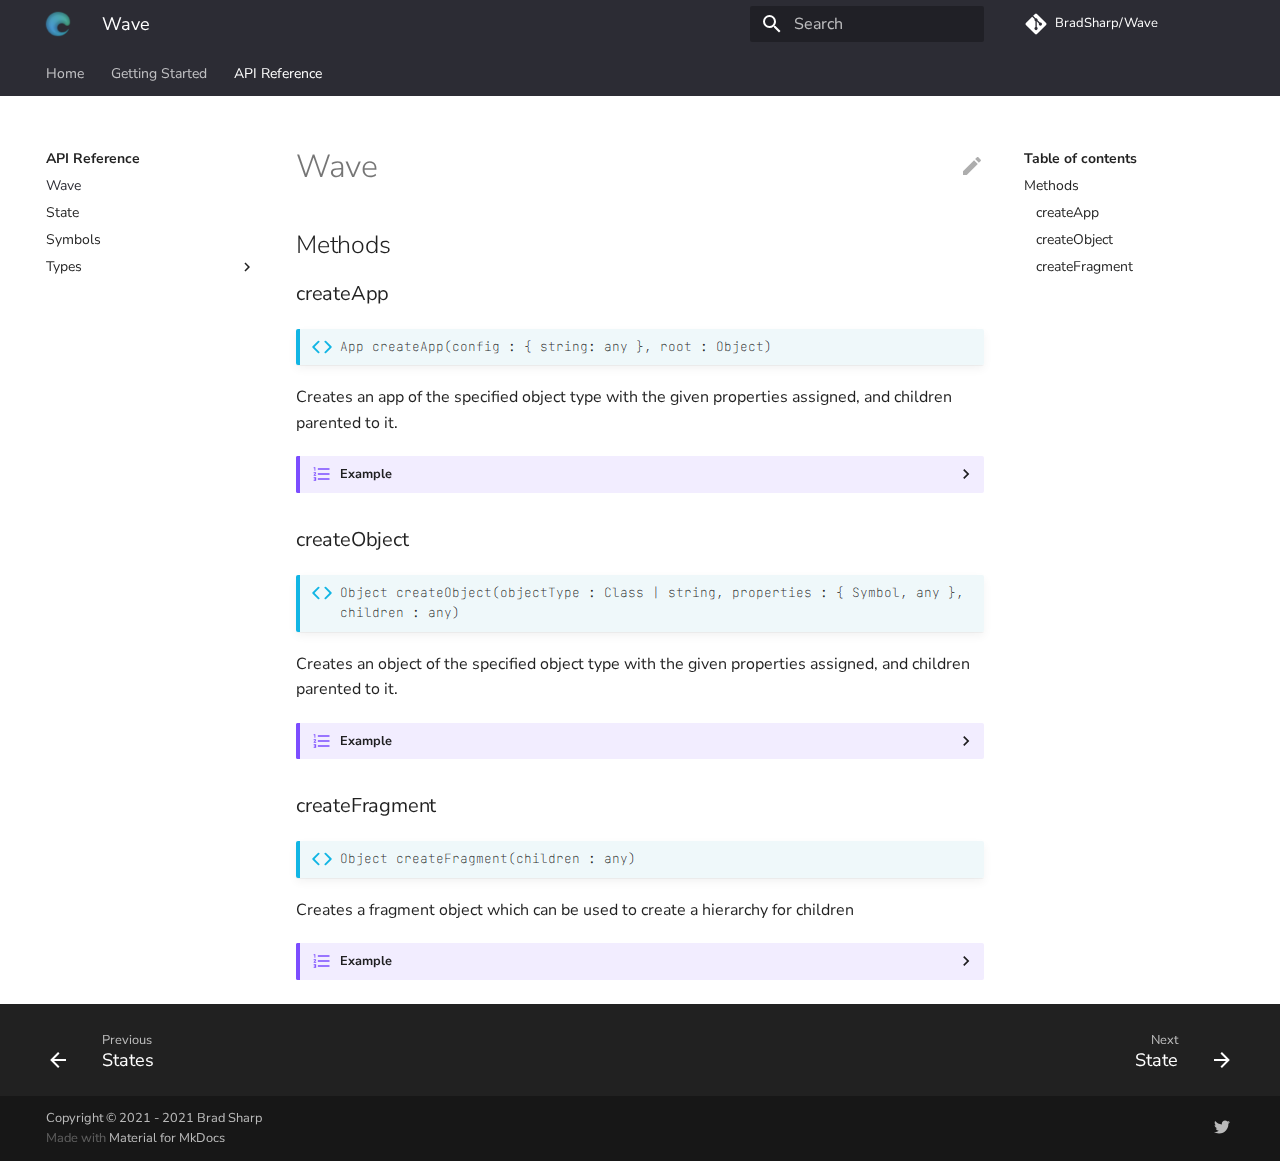
<file: api/index.html>
<!doctype html>
<html lang="en" class="no-js">
  <head>
    
      <meta charset="utf-8">
      <meta name="viewport" content="width=device-width,initial-scale=1">
      
      
      
      
      <link rel="icon" href="../assets/images/logo_colored.png">
      <meta name="generator" content="mkdocs-1.2.2, mkdocs-material-7.2.6">
    
    
      
        <title>Wave - Wave</title>
      
    
    
      <link rel="stylesheet" href="../assets/stylesheets/main.802231af.min.css">
      
        
        <link rel="stylesheet" href="../assets/stylesheets/palette.3f5d1f46.min.css">
        
      
    
    
    
      
        
        <link rel="preconnect" href="https://fonts.gstatic.com" crossorigin>
        <link rel="stylesheet" href="https://fonts.googleapis.com/css?family=Nunito+Sans:300,400,400i,700%7CJetBrains+Mono&display=fallback">
        <style>:root{--md-text-font-family:"Nunito Sans";--md-code-font-family:"JetBrains Mono"}</style>
      
    
    
    
      <link rel="stylesheet" href="../assets/stylesheets/style.css">
    
    
      


    
    
  </head>
  
  
    
    
    
    
    
    <body dir="ltr" data-md-color-scheme="" data-md-color-primary="none" data-md-color-accent="none">
  
    
    <script>function __prefix(e){return new URL("..",location).pathname+"."+e}function __get(e,t=localStorage){return JSON.parse(t.getItem(__prefix(e)))}</script>
    
    <input class="md-toggle" data-md-toggle="drawer" type="checkbox" id="__drawer" autocomplete="off">
    <input class="md-toggle" data-md-toggle="search" type="checkbox" id="__search" autocomplete="off">
    <label class="md-overlay" for="__drawer"></label>
    <div data-md-component="skip">
      
        
        <a href="#wave" class="md-skip">
          Skip to content
        </a>
      
    </div>
    <div data-md-component="announce">
      
    </div>
    
      <header class="md-header" data-md-component="header">
  <nav class="md-header__inner md-grid" aria-label="Header">
    <a href=".." title="Wave" class="md-header__button md-logo" aria-label="Wave" data-md-component="logo">
      
  <img src="../assets/images/logo_colored_64px.png" alt="logo">

    </a>
    <label class="md-header__button md-icon" for="__drawer">
      <svg xmlns="http://www.w3.org/2000/svg" viewBox="0 0 24 24"><path d="M3 6h18v2H3V6m0 5h18v2H3v-2m0 5h18v2H3v-2z"/></svg>
    </label>
    <div class="md-header__title" data-md-component="header-title">
      <div class="md-header__ellipsis">
        <div class="md-header__topic">
          <span class="md-ellipsis">
            Wave
          </span>
        </div>
        <div class="md-header__topic" data-md-component="header-topic">
          <span class="md-ellipsis">
            
              Wave
            
          </span>
        </div>
      </div>
    </div>
    
    
    
      <label class="md-header__button md-icon" for="__search">
        <svg xmlns="http://www.w3.org/2000/svg" viewBox="0 0 24 24"><path d="M9.5 3A6.5 6.5 0 0 1 16 9.5c0 1.61-.59 3.09-1.56 4.23l.27.27h.79l5 5-1.5 1.5-5-5v-.79l-.27-.27A6.516 6.516 0 0 1 9.5 16 6.5 6.5 0 0 1 3 9.5 6.5 6.5 0 0 1 9.5 3m0 2C7 5 5 7 5 9.5S7 14 9.5 14 14 12 14 9.5 12 5 9.5 5z"/></svg>
      </label>
      
<div class="md-search" data-md-component="search" role="dialog">
  <label class="md-search__overlay" for="__search"></label>
  <div class="md-search__inner" role="search">
    <form class="md-search__form" name="search">
      <input type="text" class="md-search__input" name="query" aria-label="Search" placeholder="Search" autocapitalize="off" autocorrect="off" autocomplete="off" spellcheck="false" data-md-component="search-query" required>
      <label class="md-search__icon md-icon" for="__search">
        <svg xmlns="http://www.w3.org/2000/svg" viewBox="0 0 24 24"><path d="M9.5 3A6.5 6.5 0 0 1 16 9.5c0 1.61-.59 3.09-1.56 4.23l.27.27h.79l5 5-1.5 1.5-5-5v-.79l-.27-.27A6.516 6.516 0 0 1 9.5 16 6.5 6.5 0 0 1 3 9.5 6.5 6.5 0 0 1 9.5 3m0 2C7 5 5 7 5 9.5S7 14 9.5 14 14 12 14 9.5 12 5 9.5 5z"/></svg>
        <svg xmlns="http://www.w3.org/2000/svg" viewBox="0 0 24 24"><path d="M20 11v2H8l5.5 5.5-1.42 1.42L4.16 12l7.92-7.92L13.5 5.5 8 11h12z"/></svg>
      </label>
      <nav class="md-search__options" aria-label="Search">
        
        <button type="reset" class="md-search__icon md-icon" aria-label="Clear" tabindex="-1">
          <svg xmlns="http://www.w3.org/2000/svg" viewBox="0 0 24 24"><path d="M19 6.41 17.59 5 12 10.59 6.41 5 5 6.41 10.59 12 5 17.59 6.41 19 12 13.41 17.59 19 19 17.59 13.41 12 19 6.41z"/></svg>
        </button>
      </nav>
      
    </form>
    <div class="md-search__output">
      <div class="md-search__scrollwrap" data-md-scrollfix>
        <div class="md-search-result" data-md-component="search-result">
          <div class="md-search-result__meta">
            Initializing search
          </div>
          <ol class="md-search-result__list"></ol>
        </div>
      </div>
    </div>
  </div>
</div>
    
    
      <div class="md-header__source">
        
<a href="https://github.com/BradSharp/Wave/" title="Go to repository" class="md-source" data-md-component="source">
  <div class="md-source__icon md-icon">
    
    <svg xmlns="http://www.w3.org/2000/svg" viewBox="0 0 448 512"><path d="M439.55 236.05 244 40.45a28.87 28.87 0 0 0-40.81 0l-40.66 40.63 51.52 51.52c27.06-9.14 52.68 16.77 43.39 43.68l49.66 49.66c34.23-11.8 61.18 31 35.47 56.69-26.49 26.49-70.21-2.87-56-37.34L240.22 199v121.85c25.3 12.54 22.26 41.85 9.08 55a34.34 34.34 0 0 1-48.55 0c-17.57-17.6-11.07-46.91 11.25-56v-123c-20.8-8.51-24.6-30.74-18.64-45L142.57 101 8.45 235.14a28.86 28.86 0 0 0 0 40.81l195.61 195.6a28.86 28.86 0 0 0 40.8 0l194.69-194.69a28.86 28.86 0 0 0 0-40.81z"/></svg>
  </div>
  <div class="md-source__repository">
    BradSharp/Wave
  </div>
</a>
      </div>
    
  </nav>
</header>
    
    <div class="md-container" data-md-component="container">
      
      
        
          
<nav class="md-tabs" aria-label="Tabs" data-md-component="tabs">
  <div class="md-tabs__inner md-grid">
    <ul class="md-tabs__list">
      
        
  
  


  <li class="md-tabs__item">
    <a href=".." class="md-tabs__link">
      Home
    </a>
  </li>

      
        
  
  


  
  
  
    <li class="md-tabs__item">
      <a href="../guide/" class="md-tabs__link">
        Getting Started
      </a>
    </li>
  

      
        
  
  
    
  


  
  
  
    <li class="md-tabs__item">
      <a href="./" class="md-tabs__link md-tabs__link--active">
        API Reference
      </a>
    </li>
  

      
    </ul>
  </div>
</nav>
        
      
      <main class="md-main" data-md-component="main">
        <div class="md-main__inner md-grid">
          
            
              
              <div class="md-sidebar md-sidebar--primary" data-md-component="sidebar" data-md-type="navigation" >
                <div class="md-sidebar__scrollwrap">
                  <div class="md-sidebar__inner">
                    

  


<nav class="md-nav md-nav--primary md-nav--lifted" aria-label="Navigation" data-md-level="0">
  <label class="md-nav__title" for="__drawer">
    <a href=".." title="Wave" class="md-nav__button md-logo" aria-label="Wave" data-md-component="logo">
      
  <img src="../assets/images/logo_colored_64px.png" alt="logo">

    </a>
    Wave
  </label>
  
    <div class="md-nav__source">
      
<a href="https://github.com/BradSharp/Wave/" title="Go to repository" class="md-source" data-md-component="source">
  <div class="md-source__icon md-icon">
    
    <svg xmlns="http://www.w3.org/2000/svg" viewBox="0 0 448 512"><path d="M439.55 236.05 244 40.45a28.87 28.87 0 0 0-40.81 0l-40.66 40.63 51.52 51.52c27.06-9.14 52.68 16.77 43.39 43.68l49.66 49.66c34.23-11.8 61.18 31 35.47 56.69-26.49 26.49-70.21-2.87-56-37.34L240.22 199v121.85c25.3 12.54 22.26 41.85 9.08 55a34.34 34.34 0 0 1-48.55 0c-17.57-17.6-11.07-46.91 11.25-56v-123c-20.8-8.51-24.6-30.74-18.64-45L142.57 101 8.45 235.14a28.86 28.86 0 0 0 0 40.81l195.61 195.6a28.86 28.86 0 0 0 40.8 0l194.69-194.69a28.86 28.86 0 0 0 0-40.81z"/></svg>
  </div>
  <div class="md-source__repository">
    BradSharp/Wave
  </div>
</a>
    </div>
  
  <ul class="md-nav__list" data-md-scrollfix>
    
      
      
      

  
  
  
    <li class="md-nav__item">
      <a href=".." class="md-nav__link">
        Home
      </a>
    </li>
  

    
      
      
      

  
  
  
    
    <li class="md-nav__item md-nav__item--nested">
      
      
        <input class="md-nav__toggle md-toggle" data-md-toggle="__nav_2" type="checkbox" id="__nav_2" >
      
      <label class="md-nav__link" for="__nav_2">
        Getting Started
        <span class="md-nav__icon md-icon"></span>
      </label>
      <nav class="md-nav" aria-label="Getting Started" data-md-level="1">
        <label class="md-nav__title" for="__nav_2">
          <span class="md-nav__icon md-icon"></span>
          Getting Started
        </label>
        <ul class="md-nav__list" data-md-scrollfix>
          
            
  
  
  
    <li class="md-nav__item">
      <a href="../guide/" class="md-nav__link">
        Introduction
      </a>
    </li>
  

          
            
  
  
  
    <li class="md-nav__item">
      <a href="../guide/components/" class="md-nav__link">
        Components
      </a>
    </li>
  

          
            
  
  
  
    <li class="md-nav__item">
      <a href="../guide/states/" class="md-nav__link">
        States
      </a>
    </li>
  

          
        </ul>
      </nav>
    </li>
  

    
      
      
      

  
  
    
  
  
    
    <li class="md-nav__item md-nav__item--active md-nav__item--nested">
      
      
        <input class="md-nav__toggle md-toggle" data-md-toggle="__nav_3" type="checkbox" id="__nav_3" checked>
      
      <label class="md-nav__link" for="__nav_3">
        API Reference
        <span class="md-nav__icon md-icon"></span>
      </label>
      <nav class="md-nav" aria-label="API Reference" data-md-level="1">
        <label class="md-nav__title" for="__nav_3">
          <span class="md-nav__icon md-icon"></span>
          API Reference
        </label>
        <ul class="md-nav__list" data-md-scrollfix>
          
            
  
  
    
  
  
    <li class="md-nav__item md-nav__item--active">
      
      <input class="md-nav__toggle md-toggle" data-md-toggle="toc" type="checkbox" id="__toc">
      
      
        
      
      
        <label class="md-nav__link md-nav__link--active" for="__toc">
          Wave
          <span class="md-nav__icon md-icon"></span>
        </label>
      
      <a href="./" class="md-nav__link md-nav__link--active">
        Wave
      </a>
      
        
<nav class="md-nav md-nav--secondary" aria-label="Table of contents">
  
  
  
    
  
  
    <label class="md-nav__title" for="__toc">
      <span class="md-nav__icon md-icon"></span>
      Table of contents
    </label>
    <ul class="md-nav__list" data-md-component="toc" data-md-scrollfix>
      
        <li class="md-nav__item">
  <a href="#methods" class="md-nav__link">
    Methods
  </a>
  
    <nav class="md-nav" aria-label="Methods">
      <ul class="md-nav__list">
        
          <li class="md-nav__item">
  <a href="#createapp" class="md-nav__link">
    createApp
  </a>
  
</li>
        
          <li class="md-nav__item">
  <a href="#createobject" class="md-nav__link">
    createObject
  </a>
  
</li>
        
          <li class="md-nav__item">
  <a href="#createfragment" class="md-nav__link">
    createFragment
  </a>
  
</li>
        
      </ul>
    </nav>
  
</li>
      
    </ul>
  
</nav>
      
    </li>
  

          
            
  
  
  
    <li class="md-nav__item">
      <a href="state/" class="md-nav__link">
        State
      </a>
    </li>
  

          
            
  
  
  
    <li class="md-nav__item">
      <a href="symbols/" class="md-nav__link">
        Symbols
      </a>
    </li>
  

          
            
  
  
  
    
    <li class="md-nav__item md-nav__item--nested">
      
      
        <input class="md-nav__toggle md-toggle" data-md-toggle="__nav_3_4" type="checkbox" id="__nav_3_4" >
      
      <label class="md-nav__link" for="__nav_3_4">
        Types
        <span class="md-nav__icon md-icon"></span>
      </label>
      <nav class="md-nav" aria-label="Types" data-md-level="2">
        <label class="md-nav__title" for="__nav_3_4">
          <span class="md-nav__icon md-icon"></span>
          Types
        </label>
        <ul class="md-nav__list" data-md-scrollfix>
          
            
  
  
  
    <li class="md-nav__item">
      <a href="app/" class="md-nav__link">
        App
      </a>
    </li>
  

          
            
  
  
  
    <li class="md-nav__item">
      <a href="object/" class="md-nav__link">
        Object
      </a>
    </li>
  

          
        </ul>
      </nav>
    </li>
  

          
        </ul>
      </nav>
    </li>
  

    
  </ul>
</nav>
                  </div>
                </div>
              </div>
            
            
              
              <div class="md-sidebar md-sidebar--secondary" data-md-component="sidebar" data-md-type="toc" >
                <div class="md-sidebar__scrollwrap">
                  <div class="md-sidebar__inner">
                    
<nav class="md-nav md-nav--secondary" aria-label="Table of contents">
  
  
  
    
  
  
    <label class="md-nav__title" for="__toc">
      <span class="md-nav__icon md-icon"></span>
      Table of contents
    </label>
    <ul class="md-nav__list" data-md-component="toc" data-md-scrollfix>
      
        <li class="md-nav__item">
  <a href="#methods" class="md-nav__link">
    Methods
  </a>
  
    <nav class="md-nav" aria-label="Methods">
      <ul class="md-nav__list">
        
          <li class="md-nav__item">
  <a href="#createapp" class="md-nav__link">
    createApp
  </a>
  
</li>
        
          <li class="md-nav__item">
  <a href="#createobject" class="md-nav__link">
    createObject
  </a>
  
</li>
        
          <li class="md-nav__item">
  <a href="#createfragment" class="md-nav__link">
    createFragment
  </a>
  
</li>
        
      </ul>
    </nav>
  
</li>
      
    </ul>
  
</nav>
                  </div>
                </div>
              </div>
            
          
          <div class="md-content" data-md-component="content">
            <article class="md-content__inner md-typeset">
              
                
                  <a href="https://github.com/BradSharp/Wave/edit/master/docs/api/index.md" title="Edit this page" class="md-content__button md-icon">
                    <svg xmlns="http://www.w3.org/2000/svg" viewBox="0 0 24 24"><path d="M20.71 7.04c.39-.39.39-1.04 0-1.41l-2.34-2.34c-.37-.39-1.02-.39-1.41 0l-1.84 1.83 3.75 3.75M3 17.25V21h3.75L17.81 9.93l-3.75-3.75L3 17.25z"/></svg>
                  </a>
                
                
                <h1 id="wave">Wave</h1>
<h2 id="methods">Methods</h2>
<h3 id="createapp">createApp</h3>
<div class="admonition typedef">
<p class="admonition-title">App createApp(config : { string: any }, root : Object)</p>
</div>
<p>Creates an app of the specified object type with the given properties assigned, and children parented to it.</p>
<details class="example"><summary>Example</summary><div class="highlight"><pre><span></span><code><span class="kd">local</span> <span class="n">app</span> <span class="o">=</span> <span class="n">Wave</span><span class="p">.</span><span class="n">createApp</span><span class="p">({</span>
    <span class="c1">-- empty config</span>
<span class="p">},</span> <span class="n">Wave</span><span class="p">.</span><span class="n">createFragment</span><span class="p">())</span>
</code></pre></div>
</details>
<h3 id="createobject">createObject</h3>
<div class="admonition typedef">
<p class="admonition-title">Object createObject(objectType : Class | string, properties : { Symbol, any }, children : any)</p>
</div>
<p>Creates an object of the specified object type with the given properties assigned, and children parented to it.</p>
<details class="example"><summary>Example</summary><div class="highlight"><pre><span></span><code><span class="kd">local</span> <span class="n">objectNode</span> <span class="o">=</span> <span class="n">Wave</span><span class="p">.</span><span class="n">createObject</span><span class="p">(</span><span class="s2">&quot;TextBox&quot;</span><span class="p">,</span> <span class="p">{</span>
    <span class="n">TextColor</span> <span class="o">=</span> <span class="n">Color3</span><span class="p">.</span><span class="n">fromHex</span><span class="p">(</span><span class="s2">&quot;ffffff&quot;</span><span class="p">),</span>
    <span class="n">PlaceholderText</span> <span class="o">=</span> <span class="s2">&quot;Type here...&quot;</span><span class="p">,</span>
    <span class="p">[</span><span class="n">Wave</span><span class="p">.</span><span class="n">Change</span><span class="p">.</span><span class="n">Text</span><span class="p">]</span> <span class="o">=</span> <span class="n">textInput</span><span class="p">,</span>
<span class="p">})</span>
</code></pre></div>
</details>
<h3 id="createfragment">createFragment</h3>
<div class="admonition typedef">
<p class="admonition-title">Object createFragment(children : any)</p>
</div>
<p>Creates a fragment object which can be used to create a hierarchy for children</p>
<details class="example"><summary>Example</summary><div class="highlight"><pre><span></span><code><span class="kd">local</span> <span class="n">objectNode</span> <span class="o">=</span> <span class="n">Wave</span><span class="p">.</span><span class="n">createFragment</span><span class="p">({})</span>
</code></pre></div>
</details>
                
              
              
                


              
            </article>
          </div>
        </div>
        
          <a href="#" class="md-top md-icon" data-md-component="top" data-md-state="hidden">
            <svg xmlns="http://www.w3.org/2000/svg" viewBox="0 0 24 24"><path d="M13 20h-2V8l-5.5 5.5-1.42-1.42L12 4.16l7.92 7.92-1.42 1.42L13 8v12z"/></svg>
            Back to top
          </a>
        
      </main>
      
        
<footer class="md-footer">
  
    <nav class="md-footer__inner md-grid" aria-label="Footer">
      
        
        <a href="../guide/states/" class="md-footer__link md-footer__link--prev" aria-label="Previous: States" rel="prev">
          <div class="md-footer__button md-icon">
            <svg xmlns="http://www.w3.org/2000/svg" viewBox="0 0 24 24"><path d="M20 11v2H8l5.5 5.5-1.42 1.42L4.16 12l7.92-7.92L13.5 5.5 8 11h12z"/></svg>
          </div>
          <div class="md-footer__title">
            <div class="md-ellipsis">
              <span class="md-footer__direction">
                Previous
              </span>
              States
            </div>
          </div>
        </a>
      
      
        
        <a href="state/" class="md-footer__link md-footer__link--next" aria-label="Next: State" rel="next">
          <div class="md-footer__title">
            <div class="md-ellipsis">
              <span class="md-footer__direction">
                Next
              </span>
              State
            </div>
          </div>
          <div class="md-footer__button md-icon">
            <svg xmlns="http://www.w3.org/2000/svg" viewBox="0 0 24 24"><path d="M4 11v2h12l-5.5 5.5 1.42 1.42L19.84 12l-7.92-7.92L10.5 5.5 16 11H4z"/></svg>
          </div>
        </a>
      
    </nav>
  
  <div class="md-footer-meta md-typeset">
    <div class="md-footer-meta__inner md-grid">
      <div class="md-footer-copyright">
        
          <div class="md-footer-copyright__highlight">
            Copyright &copy; 2021 - 2021 Brad Sharp
          </div>
        
        Made with
        <a href="https://squidfunk.github.io/mkdocs-material/" target="_blank" rel="noopener">
          Material for MkDocs
        </a>
        
      </div>
      
  <div class="md-footer-social">
    
      
      
        
        
      
      <a href="https://twitter.com/bradsharppp" target="_blank" rel="noopener" title="twitter.com" class="md-footer-social__link">
        <svg xmlns="http://www.w3.org/2000/svg" viewBox="0 0 512 512"><path d="M459.37 151.716c.325 4.548.325 9.097.325 13.645 0 138.72-105.583 298.558-298.558 298.558-59.452 0-114.68-17.219-161.137-47.106 8.447.974 16.568 1.299 25.34 1.299 49.055 0 94.213-16.568 130.274-44.832-46.132-.975-84.792-31.188-98.112-72.772 6.498.974 12.995 1.624 19.818 1.624 9.421 0 18.843-1.3 27.614-3.573-48.081-9.747-84.143-51.98-84.143-102.985v-1.299c13.969 7.797 30.214 12.67 47.431 13.319-28.264-18.843-46.781-51.005-46.781-87.391 0-19.492 5.197-37.36 14.294-52.954 51.655 63.675 129.3 105.258 216.365 109.807-1.624-7.797-2.599-15.918-2.599-24.04 0-57.828 46.782-104.934 104.934-104.934 30.213 0 57.502 12.67 76.67 33.137 23.715-4.548 46.456-13.32 66.599-25.34-7.798 24.366-24.366 44.833-46.132 57.827 21.117-2.273 41.584-8.122 60.426-16.243-14.292 20.791-32.161 39.308-52.628 54.253z"/></svg>
      </a>
    
  </div>

    </div>
  </div>
</footer>
      
    </div>
    <div class="md-dialog" data-md-component="dialog">
      <div class="md-dialog__inner md-typeset"></div>
    </div>
    <script id="__config" type="application/json">{"base": "..", "features": ["navigation.indexes", "navigation.tabs", "navigation.tracking", "navigation.top"], "translations": {"clipboard.copy": "Copy to clipboard", "clipboard.copied": "Copied to clipboard", "search.config.lang": "en", "search.config.pipeline": "trimmer, stopWordFilter", "search.config.separator": "[\\s\\-]+", "search.placeholder": "Search", "search.result.placeholder": "Type to start searching", "search.result.none": "No matching documents", "search.result.one": "1 matching document", "search.result.other": "# matching documents", "search.result.more.one": "1 more on this page", "search.result.more.other": "# more on this page", "search.result.term.missing": "Missing", "select.version.title": "Select version"}, "search": "../assets/javascripts/workers/search.409db549.min.js", "version": null}</script>
    
    
      <script src="../assets/javascripts/bundle.756773cc.min.js"></script>
      
    
  </body>
</html>
</file>
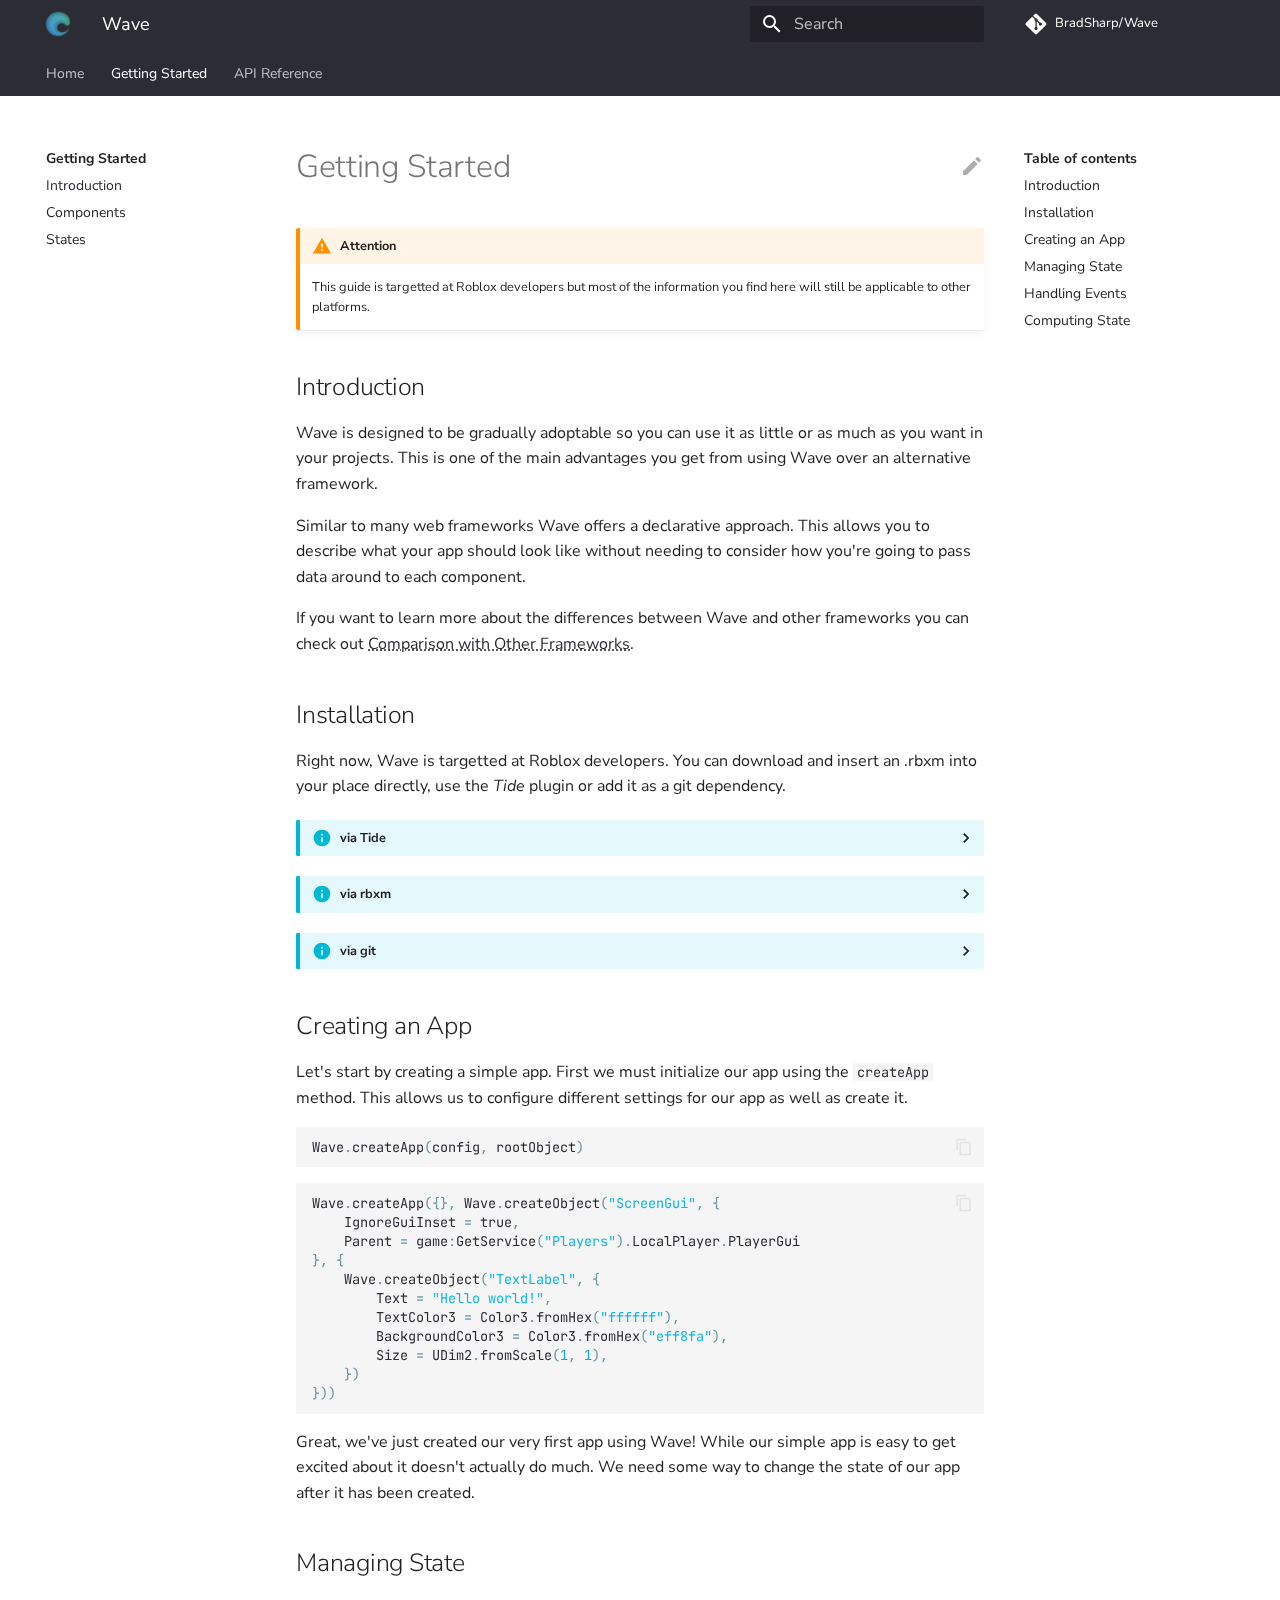
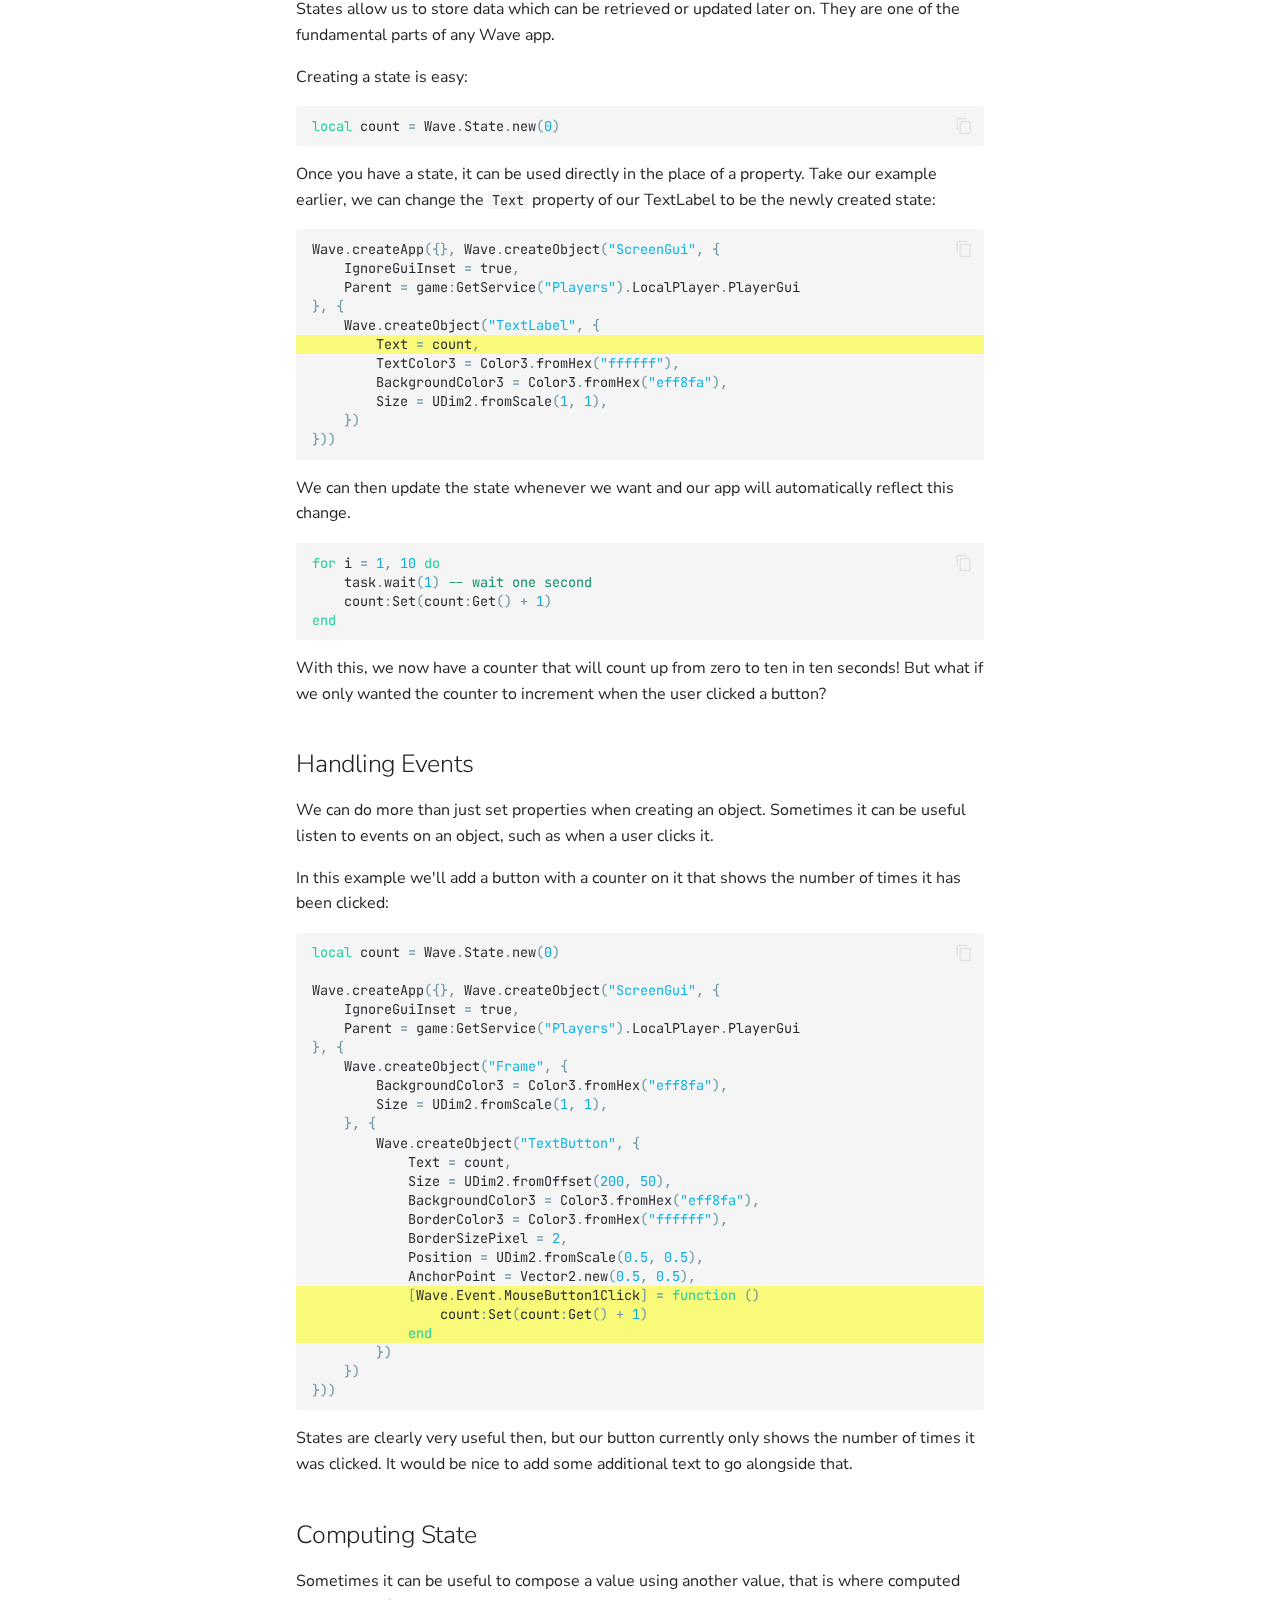
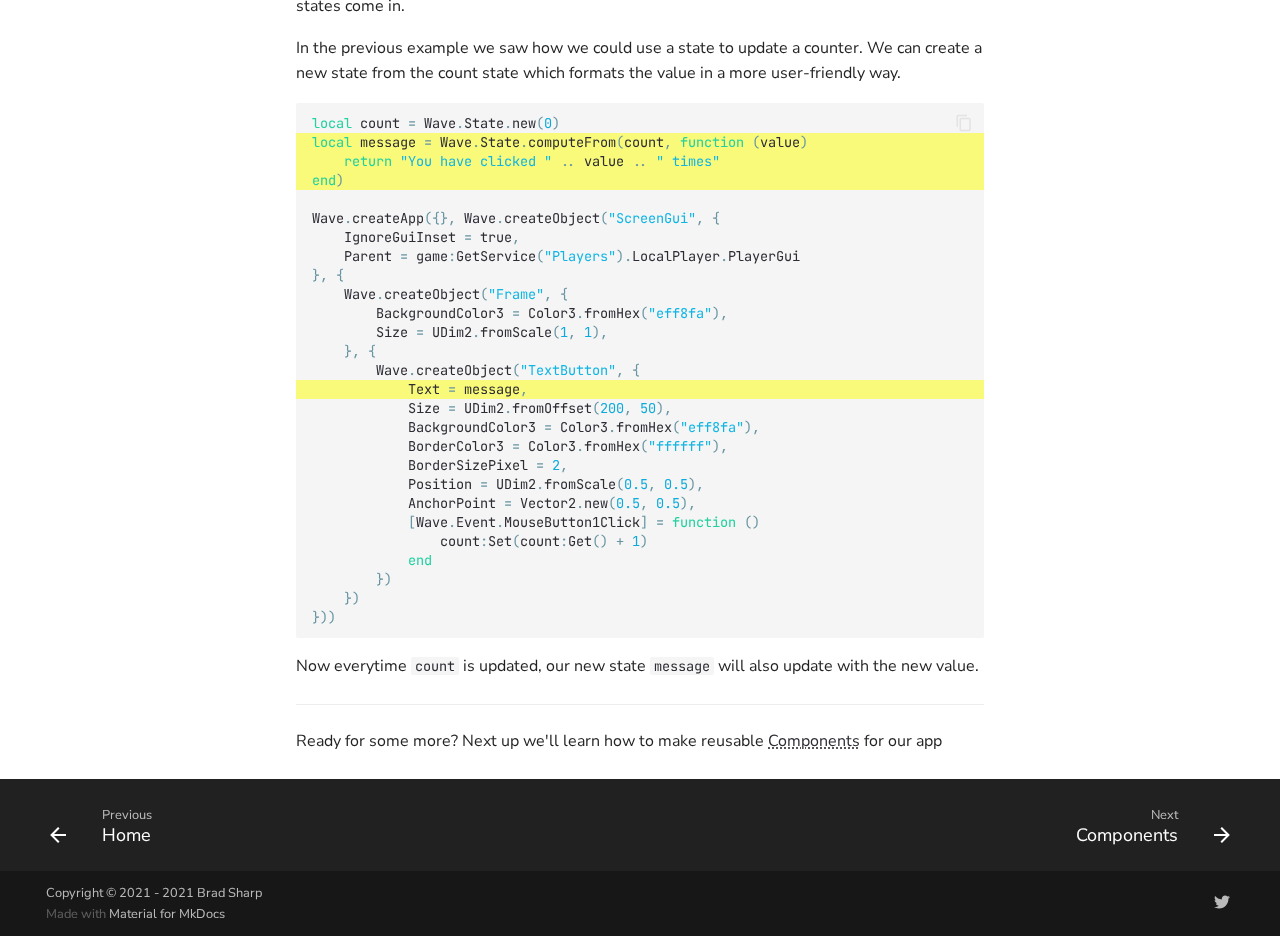
<file: guide/index.html>
<!doctype html>
<html lang="en" class="no-js">
  <head>
    
      <meta charset="utf-8">
      <meta name="viewport" content="width=device-width,initial-scale=1">
      
      
      
      
      <link rel="icon" href="../assets/images/logo_colored.png">
      <meta name="generator" content="mkdocs-1.2.2, mkdocs-material-7.2.6">
    
    
      
        <title>Introduction - Wave</title>
      
    
    
      <link rel="stylesheet" href="../assets/stylesheets/main.802231af.min.css">
      
        
        <link rel="stylesheet" href="../assets/stylesheets/palette.3f5d1f46.min.css">
        
      
    
    
    
      
        
        <link rel="preconnect" href="https://fonts.gstatic.com" crossorigin>
        <link rel="stylesheet" href="https://fonts.googleapis.com/css?family=Nunito+Sans:300,400,400i,700%7CJetBrains+Mono&display=fallback">
        <style>:root{--md-text-font-family:"Nunito Sans";--md-code-font-family:"JetBrains Mono"}</style>
      
    
    
    
      <link rel="stylesheet" href="../assets/stylesheets/style.css">
    
    
      


    
    
  </head>
  
  
    
    
    
    
    
    <body dir="ltr" data-md-color-scheme="" data-md-color-primary="none" data-md-color-accent="none">
  
    
    <script>function __prefix(e){return new URL("..",location).pathname+"."+e}function __get(e,t=localStorage){return JSON.parse(t.getItem(__prefix(e)))}</script>
    
    <input class="md-toggle" data-md-toggle="drawer" type="checkbox" id="__drawer" autocomplete="off">
    <input class="md-toggle" data-md-toggle="search" type="checkbox" id="__search" autocomplete="off">
    <label class="md-overlay" for="__drawer"></label>
    <div data-md-component="skip">
      
        
        <a href="#getting-started" class="md-skip">
          Skip to content
        </a>
      
    </div>
    <div data-md-component="announce">
      
    </div>
    
      <header class="md-header" data-md-component="header">
  <nav class="md-header__inner md-grid" aria-label="Header">
    <a href=".." title="Wave" class="md-header__button md-logo" aria-label="Wave" data-md-component="logo">
      
  <img src="../assets/images/logo_colored_64px.png" alt="logo">

    </a>
    <label class="md-header__button md-icon" for="__drawer">
      <svg xmlns="http://www.w3.org/2000/svg" viewBox="0 0 24 24"><path d="M3 6h18v2H3V6m0 5h18v2H3v-2m0 5h18v2H3v-2z"/></svg>
    </label>
    <div class="md-header__title" data-md-component="header-title">
      <div class="md-header__ellipsis">
        <div class="md-header__topic">
          <span class="md-ellipsis">
            Wave
          </span>
        </div>
        <div class="md-header__topic" data-md-component="header-topic">
          <span class="md-ellipsis">
            
              Introduction
            
          </span>
        </div>
      </div>
    </div>
    
    
    
      <label class="md-header__button md-icon" for="__search">
        <svg xmlns="http://www.w3.org/2000/svg" viewBox="0 0 24 24"><path d="M9.5 3A6.5 6.5 0 0 1 16 9.5c0 1.61-.59 3.09-1.56 4.23l.27.27h.79l5 5-1.5 1.5-5-5v-.79l-.27-.27A6.516 6.516 0 0 1 9.5 16 6.5 6.5 0 0 1 3 9.5 6.5 6.5 0 0 1 9.5 3m0 2C7 5 5 7 5 9.5S7 14 9.5 14 14 12 14 9.5 12 5 9.5 5z"/></svg>
      </label>
      
<div class="md-search" data-md-component="search" role="dialog">
  <label class="md-search__overlay" for="__search"></label>
  <div class="md-search__inner" role="search">
    <form class="md-search__form" name="search">
      <input type="text" class="md-search__input" name="query" aria-label="Search" placeholder="Search" autocapitalize="off" autocorrect="off" autocomplete="off" spellcheck="false" data-md-component="search-query" required>
      <label class="md-search__icon md-icon" for="__search">
        <svg xmlns="http://www.w3.org/2000/svg" viewBox="0 0 24 24"><path d="M9.5 3A6.5 6.5 0 0 1 16 9.5c0 1.61-.59 3.09-1.56 4.23l.27.27h.79l5 5-1.5 1.5-5-5v-.79l-.27-.27A6.516 6.516 0 0 1 9.5 16 6.5 6.5 0 0 1 3 9.5 6.5 6.5 0 0 1 9.5 3m0 2C7 5 5 7 5 9.5S7 14 9.5 14 14 12 14 9.5 12 5 9.5 5z"/></svg>
        <svg xmlns="http://www.w3.org/2000/svg" viewBox="0 0 24 24"><path d="M20 11v2H8l5.5 5.5-1.42 1.42L4.16 12l7.92-7.92L13.5 5.5 8 11h12z"/></svg>
      </label>
      <nav class="md-search__options" aria-label="Search">
        
        <button type="reset" class="md-search__icon md-icon" aria-label="Clear" tabindex="-1">
          <svg xmlns="http://www.w3.org/2000/svg" viewBox="0 0 24 24"><path d="M19 6.41 17.59 5 12 10.59 6.41 5 5 6.41 10.59 12 5 17.59 6.41 19 12 13.41 17.59 19 19 17.59 13.41 12 19 6.41z"/></svg>
        </button>
      </nav>
      
    </form>
    <div class="md-search__output">
      <div class="md-search__scrollwrap" data-md-scrollfix>
        <div class="md-search-result" data-md-component="search-result">
          <div class="md-search-result__meta">
            Initializing search
          </div>
          <ol class="md-search-result__list"></ol>
        </div>
      </div>
    </div>
  </div>
</div>
    
    
      <div class="md-header__source">
        
<a href="https://github.com/BradSharp/Wave/" title="Go to repository" class="md-source" data-md-component="source">
  <div class="md-source__icon md-icon">
    
    <svg xmlns="http://www.w3.org/2000/svg" viewBox="0 0 448 512"><path d="M439.55 236.05 244 40.45a28.87 28.87 0 0 0-40.81 0l-40.66 40.63 51.52 51.52c27.06-9.14 52.68 16.77 43.39 43.68l49.66 49.66c34.23-11.8 61.18 31 35.47 56.69-26.49 26.49-70.21-2.87-56-37.34L240.22 199v121.85c25.3 12.54 22.26 41.85 9.08 55a34.34 34.34 0 0 1-48.55 0c-17.57-17.6-11.07-46.91 11.25-56v-123c-20.8-8.51-24.6-30.74-18.64-45L142.57 101 8.45 235.14a28.86 28.86 0 0 0 0 40.81l195.61 195.6a28.86 28.86 0 0 0 40.8 0l194.69-194.69a28.86 28.86 0 0 0 0-40.81z"/></svg>
  </div>
  <div class="md-source__repository">
    BradSharp/Wave
  </div>
</a>
      </div>
    
  </nav>
</header>
    
    <div class="md-container" data-md-component="container">
      
      
        
          
<nav class="md-tabs" aria-label="Tabs" data-md-component="tabs">
  <div class="md-tabs__inner md-grid">
    <ul class="md-tabs__list">
      
        
  
  


  <li class="md-tabs__item">
    <a href=".." class="md-tabs__link">
      Home
    </a>
  </li>

      
        
  
  
    
  


  
  
  
    <li class="md-tabs__item">
      <a href="./" class="md-tabs__link md-tabs__link--active">
        Getting Started
      </a>
    </li>
  

      
        
  
  


  
  
  
    <li class="md-tabs__item">
      <a href="../api/" class="md-tabs__link">
        API Reference
      </a>
    </li>
  

      
    </ul>
  </div>
</nav>
        
      
      <main class="md-main" data-md-component="main">
        <div class="md-main__inner md-grid">
          
            
              
              <div class="md-sidebar md-sidebar--primary" data-md-component="sidebar" data-md-type="navigation" >
                <div class="md-sidebar__scrollwrap">
                  <div class="md-sidebar__inner">
                    

  


<nav class="md-nav md-nav--primary md-nav--lifted" aria-label="Navigation" data-md-level="0">
  <label class="md-nav__title" for="__drawer">
    <a href=".." title="Wave" class="md-nav__button md-logo" aria-label="Wave" data-md-component="logo">
      
  <img src="../assets/images/logo_colored_64px.png" alt="logo">

    </a>
    Wave
  </label>
  
    <div class="md-nav__source">
      
<a href="https://github.com/BradSharp/Wave/" title="Go to repository" class="md-source" data-md-component="source">
  <div class="md-source__icon md-icon">
    
    <svg xmlns="http://www.w3.org/2000/svg" viewBox="0 0 448 512"><path d="M439.55 236.05 244 40.45a28.87 28.87 0 0 0-40.81 0l-40.66 40.63 51.52 51.52c27.06-9.14 52.68 16.77 43.39 43.68l49.66 49.66c34.23-11.8 61.18 31 35.47 56.69-26.49 26.49-70.21-2.87-56-37.34L240.22 199v121.85c25.3 12.54 22.26 41.85 9.08 55a34.34 34.34 0 0 1-48.55 0c-17.57-17.6-11.07-46.91 11.25-56v-123c-20.8-8.51-24.6-30.74-18.64-45L142.57 101 8.45 235.14a28.86 28.86 0 0 0 0 40.81l195.61 195.6a28.86 28.86 0 0 0 40.8 0l194.69-194.69a28.86 28.86 0 0 0 0-40.81z"/></svg>
  </div>
  <div class="md-source__repository">
    BradSharp/Wave
  </div>
</a>
    </div>
  
  <ul class="md-nav__list" data-md-scrollfix>
    
      
      
      

  
  
  
    <li class="md-nav__item">
      <a href=".." class="md-nav__link">
        Home
      </a>
    </li>
  

    
      
      
      

  
  
    
  
  
    
    <li class="md-nav__item md-nav__item--active md-nav__item--nested">
      
      
        <input class="md-nav__toggle md-toggle" data-md-toggle="__nav_2" type="checkbox" id="__nav_2" checked>
      
      <label class="md-nav__link" for="__nav_2">
        Getting Started
        <span class="md-nav__icon md-icon"></span>
      </label>
      <nav class="md-nav" aria-label="Getting Started" data-md-level="1">
        <label class="md-nav__title" for="__nav_2">
          <span class="md-nav__icon md-icon"></span>
          Getting Started
        </label>
        <ul class="md-nav__list" data-md-scrollfix>
          
            
  
  
    
  
  
    <li class="md-nav__item md-nav__item--active">
      
      <input class="md-nav__toggle md-toggle" data-md-toggle="toc" type="checkbox" id="__toc">
      
      
        
      
      
        <label class="md-nav__link md-nav__link--active" for="__toc">
          Introduction
          <span class="md-nav__icon md-icon"></span>
        </label>
      
      <a href="./" class="md-nav__link md-nav__link--active">
        Introduction
      </a>
      
        
<nav class="md-nav md-nav--secondary" aria-label="Table of contents">
  
  
  
    
  
  
    <label class="md-nav__title" for="__toc">
      <span class="md-nav__icon md-icon"></span>
      Table of contents
    </label>
    <ul class="md-nav__list" data-md-component="toc" data-md-scrollfix>
      
        <li class="md-nav__item">
  <a href="#introduction" class="md-nav__link">
    Introduction
  </a>
  
</li>
      
        <li class="md-nav__item">
  <a href="#installation" class="md-nav__link">
    Installation
  </a>
  
</li>
      
        <li class="md-nav__item">
  <a href="#creating-an-app" class="md-nav__link">
    Creating an App
  </a>
  
</li>
      
        <li class="md-nav__item">
  <a href="#managing-state" class="md-nav__link">
    Managing State
  </a>
  
</li>
      
        <li class="md-nav__item">
  <a href="#handling-events" class="md-nav__link">
    Handling Events
  </a>
  
</li>
      
        <li class="md-nav__item">
  <a href="#computing-state" class="md-nav__link">
    Computing State
  </a>
  
</li>
      
    </ul>
  
</nav>
      
    </li>
  

          
            
  
  
  
    <li class="md-nav__item">
      <a href="components/" class="md-nav__link">
        Components
      </a>
    </li>
  

          
            
  
  
  
    <li class="md-nav__item">
      <a href="states/" class="md-nav__link">
        States
      </a>
    </li>
  

          
        </ul>
      </nav>
    </li>
  

    
      
      
      

  
  
  
    
    <li class="md-nav__item md-nav__item--nested">
      
      
        <input class="md-nav__toggle md-toggle" data-md-toggle="__nav_3" type="checkbox" id="__nav_3" >
      
      <label class="md-nav__link" for="__nav_3">
        API Reference
        <span class="md-nav__icon md-icon"></span>
      </label>
      <nav class="md-nav" aria-label="API Reference" data-md-level="1">
        <label class="md-nav__title" for="__nav_3">
          <span class="md-nav__icon md-icon"></span>
          API Reference
        </label>
        <ul class="md-nav__list" data-md-scrollfix>
          
            
  
  
  
    <li class="md-nav__item">
      <a href="../api/" class="md-nav__link">
        Wave
      </a>
    </li>
  

          
            
  
  
  
    <li class="md-nav__item">
      <a href="../api/state/" class="md-nav__link">
        State
      </a>
    </li>
  

          
            
  
  
  
    <li class="md-nav__item">
      <a href="../api/symbols/" class="md-nav__link">
        Symbols
      </a>
    </li>
  

          
            
  
  
  
    
    <li class="md-nav__item md-nav__item--nested">
      
      
        <input class="md-nav__toggle md-toggle" data-md-toggle="__nav_3_4" type="checkbox" id="__nav_3_4" >
      
      <label class="md-nav__link" for="__nav_3_4">
        Types
        <span class="md-nav__icon md-icon"></span>
      </label>
      <nav class="md-nav" aria-label="Types" data-md-level="2">
        <label class="md-nav__title" for="__nav_3_4">
          <span class="md-nav__icon md-icon"></span>
          Types
        </label>
        <ul class="md-nav__list" data-md-scrollfix>
          
            
  
  
  
    <li class="md-nav__item">
      <a href="../api/app/" class="md-nav__link">
        App
      </a>
    </li>
  

          
            
  
  
  
    <li class="md-nav__item">
      <a href="../api/object/" class="md-nav__link">
        Object
      </a>
    </li>
  

          
        </ul>
      </nav>
    </li>
  

          
        </ul>
      </nav>
    </li>
  

    
  </ul>
</nav>
                  </div>
                </div>
              </div>
            
            
              
              <div class="md-sidebar md-sidebar--secondary" data-md-component="sidebar" data-md-type="toc" >
                <div class="md-sidebar__scrollwrap">
                  <div class="md-sidebar__inner">
                    
<nav class="md-nav md-nav--secondary" aria-label="Table of contents">
  
  
  
    
  
  
    <label class="md-nav__title" for="__toc">
      <span class="md-nav__icon md-icon"></span>
      Table of contents
    </label>
    <ul class="md-nav__list" data-md-component="toc" data-md-scrollfix>
      
        <li class="md-nav__item">
  <a href="#introduction" class="md-nav__link">
    Introduction
  </a>
  
</li>
      
        <li class="md-nav__item">
  <a href="#installation" class="md-nav__link">
    Installation
  </a>
  
</li>
      
        <li class="md-nav__item">
  <a href="#creating-an-app" class="md-nav__link">
    Creating an App
  </a>
  
</li>
      
        <li class="md-nav__item">
  <a href="#managing-state" class="md-nav__link">
    Managing State
  </a>
  
</li>
      
        <li class="md-nav__item">
  <a href="#handling-events" class="md-nav__link">
    Handling Events
  </a>
  
</li>
      
        <li class="md-nav__item">
  <a href="#computing-state" class="md-nav__link">
    Computing State
  </a>
  
</li>
      
    </ul>
  
</nav>
                  </div>
                </div>
              </div>
            
          
          <div class="md-content" data-md-component="content">
            <article class="md-content__inner md-typeset">
              
                
                  <a href="https://github.com/BradSharp/Wave/edit/master/docs/guide/index.md" title="Edit this page" class="md-content__button md-icon">
                    <svg xmlns="http://www.w3.org/2000/svg" viewBox="0 0 24 24"><path d="M20.71 7.04c.39-.39.39-1.04 0-1.41l-2.34-2.34c-.37-.39-1.02-.39-1.41 0l-1.84 1.83 3.75 3.75M3 17.25V21h3.75L17.81 9.93l-3.75-3.75L3 17.25z"/></svg>
                  </a>
                
                
                <h1 id="getting-started">Getting Started</h1>
<div class="admonition attention">
<p class="admonition-title">Attention</p>
<p>This guide is targetted at Roblox developers but most of the information you find here will still be applicable to other platforms.</p>
</div>
<h2 id="introduction">Introduction</h2>
<p>Wave is designed to be gradually adoptable so you can use it as little or as much as you want in your projects. This is one of the main advantages you get from using Wave over an alternative framework.</p>
<p>Similar to many web frameworks Wave offers a declarative approach. This allows you to describe what your app should look like without needing to consider how you're going to pass data around to each component.</p>
<p>If you want to learn more about the differences between Wave and other frameworks you can check out <a href="comparison">Comparison with Other Frameworks</a>.</p>
<h2 id="installation">Installation</h2>
<p>Right now, Wave is targetted at Roblox developers. You can download and insert an .rbxm into your place directly, use the <em>Tide</em> plugin or add it as a git dependency.</p>
<details class="info"><summary>via Tide</summary><p>Tide is a work in progress and not yet available, please use an alternative method for now.</p>
</details>
<details class="info"><summary>via rbxm</summary><p>Once the build process is setup, you'll be able to grab a copy of Wave via rbxm through the releases section on GitHub</p>
</details>
<details class="info"><summary>via git</summary><p>Wave can be found on <a href="https://github.com/BradSharp/Wave/">GitHub</a></p>
</details>
<h2 id="creating-an-app">Creating an App</h2>
<p>Let's start by creating a simple app. First we must initialize our app using the <code>createApp</code> method. This allows us to configure different settings for our app as well as create it.</p>
<div class="highlight"><pre><span></span><code><span class="n">Wave</span><span class="p">.</span><span class="n">createApp</span><span class="p">(</span><span class="n">config</span><span class="p">,</span> <span class="n">rootObject</span><span class="p">)</span>
</code></pre></div>
<div class="highlight"><pre><span></span><code><span class="n">Wave</span><span class="p">.</span><span class="n">createApp</span><span class="p">({},</span> <span class="n">Wave</span><span class="p">.</span><span class="n">createObject</span><span class="p">(</span><span class="s2">&quot;ScreenGui&quot;</span><span class="p">,</span> <span class="p">{</span>
    <span class="n">IgnoreGuiInset</span> <span class="o">=</span> <span class="kc">true</span><span class="p">,</span>
    <span class="n">Parent</span> <span class="o">=</span> <span class="n">game</span><span class="p">:</span><span class="n">GetService</span><span class="p">(</span><span class="s2">&quot;Players&quot;</span><span class="p">).</span><span class="n">LocalPlayer</span><span class="p">.</span><span class="n">PlayerGui</span>
<span class="p">},</span> <span class="p">{</span>
    <span class="n">Wave</span><span class="p">.</span><span class="n">createObject</span><span class="p">(</span><span class="s2">&quot;TextLabel&quot;</span><span class="p">,</span> <span class="p">{</span>
        <span class="n">Text</span> <span class="o">=</span> <span class="s2">&quot;Hello world!&quot;</span><span class="p">,</span>
        <span class="n">TextColor3</span> <span class="o">=</span> <span class="n">Color3</span><span class="p">.</span><span class="n">fromHex</span><span class="p">(</span><span class="s2">&quot;ffffff&quot;</span><span class="p">),</span>
        <span class="n">BackgroundColor3</span> <span class="o">=</span> <span class="n">Color3</span><span class="p">.</span><span class="n">fromHex</span><span class="p">(</span><span class="s2">&quot;eff8fa&quot;</span><span class="p">),</span>
        <span class="n">Size</span> <span class="o">=</span> <span class="n">UDim2</span><span class="p">.</span><span class="n">fromScale</span><span class="p">(</span><span class="mi">1</span><span class="p">,</span> <span class="mi">1</span><span class="p">),</span>
    <span class="p">})</span>
<span class="p">}))</span>
</code></pre></div>
<p>Great, we've just created our very first app using Wave! While our simple app is easy to get excited about it doesn't actually do much. We need some way to change the state of our app after it has been created.</p>
<h2 id="managing-state">Managing State</h2>
<p>States allow us to store data which can be retrieved or updated later on. They are one of the fundamental parts of any Wave app.</p>
<p>Creating a state is easy:</p>
<div class="highlight"><pre><span></span><code><span class="kd">local</span> <span class="n">count</span> <span class="o">=</span> <span class="n">Wave</span><span class="p">.</span><span class="n">State</span><span class="p">.</span><span class="n">new</span><span class="p">(</span><span class="mi">0</span><span class="p">)</span>
</code></pre></div>
<p>Once you have a state, it can be used directly in the place of a property. Take our example earlier, we can change the <code>Text</code> property of our TextLabel to be the newly created state:</p>
<div class="highlight"><pre><span></span><code><span class="n">Wave</span><span class="p">.</span><span class="n">createApp</span><span class="p">({},</span> <span class="n">Wave</span><span class="p">.</span><span class="n">createObject</span><span class="p">(</span><span class="s2">&quot;ScreenGui&quot;</span><span class="p">,</span> <span class="p">{</span>
    <span class="n">IgnoreGuiInset</span> <span class="o">=</span> <span class="kc">true</span><span class="p">,</span>
    <span class="n">Parent</span> <span class="o">=</span> <span class="n">game</span><span class="p">:</span><span class="n">GetService</span><span class="p">(</span><span class="s2">&quot;Players&quot;</span><span class="p">).</span><span class="n">LocalPlayer</span><span class="p">.</span><span class="n">PlayerGui</span>
<span class="p">},</span> <span class="p">{</span>
    <span class="n">Wave</span><span class="p">.</span><span class="n">createObject</span><span class="p">(</span><span class="s2">&quot;TextLabel&quot;</span><span class="p">,</span> <span class="p">{</span>
<span class="hll">        <span class="n">Text</span> <span class="o">=</span> <span class="n">count</span><span class="p">,</span>
</span>        <span class="n">TextColor3</span> <span class="o">=</span> <span class="n">Color3</span><span class="p">.</span><span class="n">fromHex</span><span class="p">(</span><span class="s2">&quot;ffffff&quot;</span><span class="p">),</span>
        <span class="n">BackgroundColor3</span> <span class="o">=</span> <span class="n">Color3</span><span class="p">.</span><span class="n">fromHex</span><span class="p">(</span><span class="s2">&quot;eff8fa&quot;</span><span class="p">),</span>
        <span class="n">Size</span> <span class="o">=</span> <span class="n">UDim2</span><span class="p">.</span><span class="n">fromScale</span><span class="p">(</span><span class="mi">1</span><span class="p">,</span> <span class="mi">1</span><span class="p">),</span>
    <span class="p">})</span>
<span class="p">}))</span>
</code></pre></div>
<p>We can then update the state whenever we want and our app will automatically reflect this change.</p>
<div class="highlight"><pre><span></span><code><span class="kr">for</span> <span class="n">i</span> <span class="o">=</span> <span class="mi">1</span><span class="p">,</span> <span class="mi">10</span> <span class="kr">do</span>
    <span class="n">task</span><span class="p">.</span><span class="n">wait</span><span class="p">(</span><span class="mi">1</span><span class="p">)</span> <span class="c1">-- wait one second</span>
    <span class="n">count</span><span class="p">:</span><span class="n">Set</span><span class="p">(</span><span class="n">count</span><span class="p">:</span><span class="n">Get</span><span class="p">()</span> <span class="o">+</span> <span class="mi">1</span><span class="p">)</span>
<span class="kr">end</span>
</code></pre></div>
<p>With this, we now have a counter that will count up from zero to ten in ten seconds! But what if we only wanted the counter to increment when the user clicked a button?</p>
<h2 id="handling-events">Handling Events</h2>
<p>We can do more than just set properties when creating an object. Sometimes it can be useful listen to events on an object, such as when a user clicks it.</p>
<p>In this example we'll add a button with a counter on it that shows the number of times it has been clicked:</p>
<div class="highlight"><pre><span></span><code><span class="kd">local</span> <span class="n">count</span> <span class="o">=</span> <span class="n">Wave</span><span class="p">.</span><span class="n">State</span><span class="p">.</span><span class="n">new</span><span class="p">(</span><span class="mi">0</span><span class="p">)</span>

<span class="n">Wave</span><span class="p">.</span><span class="n">createApp</span><span class="p">({},</span> <span class="n">Wave</span><span class="p">.</span><span class="n">createObject</span><span class="p">(</span><span class="s2">&quot;ScreenGui&quot;</span><span class="p">,</span> <span class="p">{</span>
    <span class="n">IgnoreGuiInset</span> <span class="o">=</span> <span class="kc">true</span><span class="p">,</span>
    <span class="n">Parent</span> <span class="o">=</span> <span class="n">game</span><span class="p">:</span><span class="n">GetService</span><span class="p">(</span><span class="s2">&quot;Players&quot;</span><span class="p">).</span><span class="n">LocalPlayer</span><span class="p">.</span><span class="n">PlayerGui</span>
<span class="p">},</span> <span class="p">{</span>
    <span class="n">Wave</span><span class="p">.</span><span class="n">createObject</span><span class="p">(</span><span class="s2">&quot;Frame&quot;</span><span class="p">,</span> <span class="p">{</span>
        <span class="n">BackgroundColor3</span> <span class="o">=</span> <span class="n">Color3</span><span class="p">.</span><span class="n">fromHex</span><span class="p">(</span><span class="s2">&quot;eff8fa&quot;</span><span class="p">),</span>
        <span class="n">Size</span> <span class="o">=</span> <span class="n">UDim2</span><span class="p">.</span><span class="n">fromScale</span><span class="p">(</span><span class="mi">1</span><span class="p">,</span> <span class="mi">1</span><span class="p">),</span>
    <span class="p">},</span> <span class="p">{</span>
        <span class="n">Wave</span><span class="p">.</span><span class="n">createObject</span><span class="p">(</span><span class="s2">&quot;TextButton&quot;</span><span class="p">,</span> <span class="p">{</span>
            <span class="n">Text</span> <span class="o">=</span> <span class="n">count</span><span class="p">,</span>
            <span class="n">Size</span> <span class="o">=</span> <span class="n">UDim2</span><span class="p">.</span><span class="n">fromOffset</span><span class="p">(</span><span class="mi">200</span><span class="p">,</span> <span class="mi">50</span><span class="p">),</span>
            <span class="n">BackgroundColor3</span> <span class="o">=</span> <span class="n">Color3</span><span class="p">.</span><span class="n">fromHex</span><span class="p">(</span><span class="s2">&quot;eff8fa&quot;</span><span class="p">),</span>
            <span class="n">BorderColor3</span> <span class="o">=</span> <span class="n">Color3</span><span class="p">.</span><span class="n">fromHex</span><span class="p">(</span><span class="s2">&quot;ffffff&quot;</span><span class="p">),</span>
            <span class="n">BorderSizePixel</span> <span class="o">=</span> <span class="mi">2</span><span class="p">,</span>
            <span class="n">Position</span> <span class="o">=</span> <span class="n">UDim2</span><span class="p">.</span><span class="n">fromScale</span><span class="p">(</span><span class="mf">0.5</span><span class="p">,</span> <span class="mf">0.5</span><span class="p">),</span>
            <span class="n">AnchorPoint</span> <span class="o">=</span> <span class="n">Vector2</span><span class="p">.</span><span class="n">new</span><span class="p">(</span><span class="mf">0.5</span><span class="p">,</span> <span class="mf">0.5</span><span class="p">),</span>
<span class="hll">            <span class="p">[</span><span class="n">Wave</span><span class="p">.</span><span class="n">Event</span><span class="p">.</span><span class="n">MouseButton1Click</span><span class="p">]</span> <span class="o">=</span> <span class="kr">function</span> <span class="p">()</span>
</span><span class="hll">                <span class="n">count</span><span class="p">:</span><span class="n">Set</span><span class="p">(</span><span class="n">count</span><span class="p">:</span><span class="n">Get</span><span class="p">()</span> <span class="o">+</span> <span class="mi">1</span><span class="p">)</span>
</span><span class="hll">            <span class="kr">end</span>
</span>        <span class="p">})</span>
    <span class="p">})</span>
<span class="p">}))</span>
</code></pre></div>
<!-- Should I put something here about changes? Probably -->

<p>States are clearly very useful then, but our button currently only shows the number of times it was clicked. It would be nice to add some additional text to go alongside that.</p>
<h2 id="computing-state">Computing State</h2>
<p>Sometimes it can be useful to compose a value using another value, that is where computed states come in.</p>
<p>In the previous example we saw how we could use a state to update a counter. We can create a new state from the count state which formats the value in a more user-friendly way.</p>
<div class="highlight"><pre><span></span><code><span class="kd">local</span> <span class="n">count</span> <span class="o">=</span> <span class="n">Wave</span><span class="p">.</span><span class="n">State</span><span class="p">.</span><span class="n">new</span><span class="p">(</span><span class="mi">0</span><span class="p">)</span>
<span class="hll"><span class="kd">local</span> <span class="n">message</span> <span class="o">=</span> <span class="n">Wave</span><span class="p">.</span><span class="n">State</span><span class="p">.</span><span class="n">computeFrom</span><span class="p">(</span><span class="n">count</span><span class="p">,</span> <span class="kr">function</span> <span class="p">(</span><span class="n">value</span><span class="p">)</span>
</span><span class="hll">    <span class="kr">return</span> <span class="s2">&quot;You have clicked &quot;</span> <span class="o">..</span> <span class="n">value</span> <span class="o">..</span> <span class="s2">&quot; times&quot;</span>
</span><span class="hll"><span class="kr">end</span><span class="p">)</span>
</span>
<span class="n">Wave</span><span class="p">.</span><span class="n">createApp</span><span class="p">({},</span> <span class="n">Wave</span><span class="p">.</span><span class="n">createObject</span><span class="p">(</span><span class="s2">&quot;ScreenGui&quot;</span><span class="p">,</span> <span class="p">{</span>
    <span class="n">IgnoreGuiInset</span> <span class="o">=</span> <span class="kc">true</span><span class="p">,</span>
    <span class="n">Parent</span> <span class="o">=</span> <span class="n">game</span><span class="p">:</span><span class="n">GetService</span><span class="p">(</span><span class="s2">&quot;Players&quot;</span><span class="p">).</span><span class="n">LocalPlayer</span><span class="p">.</span><span class="n">PlayerGui</span>
<span class="p">},</span> <span class="p">{</span>
    <span class="n">Wave</span><span class="p">.</span><span class="n">createObject</span><span class="p">(</span><span class="s2">&quot;Frame&quot;</span><span class="p">,</span> <span class="p">{</span>
        <span class="n">BackgroundColor3</span> <span class="o">=</span> <span class="n">Color3</span><span class="p">.</span><span class="n">fromHex</span><span class="p">(</span><span class="s2">&quot;eff8fa&quot;</span><span class="p">),</span>
        <span class="n">Size</span> <span class="o">=</span> <span class="n">UDim2</span><span class="p">.</span><span class="n">fromScale</span><span class="p">(</span><span class="mi">1</span><span class="p">,</span> <span class="mi">1</span><span class="p">),</span>
    <span class="p">},</span> <span class="p">{</span>
        <span class="n">Wave</span><span class="p">.</span><span class="n">createObject</span><span class="p">(</span><span class="s2">&quot;TextButton&quot;</span><span class="p">,</span> <span class="p">{</span>
<span class="hll">            <span class="n">Text</span> <span class="o">=</span> <span class="n">message</span><span class="p">,</span>
</span>            <span class="n">Size</span> <span class="o">=</span> <span class="n">UDim2</span><span class="p">.</span><span class="n">fromOffset</span><span class="p">(</span><span class="mi">200</span><span class="p">,</span> <span class="mi">50</span><span class="p">),</span>
            <span class="n">BackgroundColor3</span> <span class="o">=</span> <span class="n">Color3</span><span class="p">.</span><span class="n">fromHex</span><span class="p">(</span><span class="s2">&quot;eff8fa&quot;</span><span class="p">),</span>
            <span class="n">BorderColor3</span> <span class="o">=</span> <span class="n">Color3</span><span class="p">.</span><span class="n">fromHex</span><span class="p">(</span><span class="s2">&quot;ffffff&quot;</span><span class="p">),</span>
            <span class="n">BorderSizePixel</span> <span class="o">=</span> <span class="mi">2</span><span class="p">,</span>
            <span class="n">Position</span> <span class="o">=</span> <span class="n">UDim2</span><span class="p">.</span><span class="n">fromScale</span><span class="p">(</span><span class="mf">0.5</span><span class="p">,</span> <span class="mf">0.5</span><span class="p">),</span>
            <span class="n">AnchorPoint</span> <span class="o">=</span> <span class="n">Vector2</span><span class="p">.</span><span class="n">new</span><span class="p">(</span><span class="mf">0.5</span><span class="p">,</span> <span class="mf">0.5</span><span class="p">),</span>
            <span class="p">[</span><span class="n">Wave</span><span class="p">.</span><span class="n">Event</span><span class="p">.</span><span class="n">MouseButton1Click</span><span class="p">]</span> <span class="o">=</span> <span class="kr">function</span> <span class="p">()</span>
                <span class="n">count</span><span class="p">:</span><span class="n">Set</span><span class="p">(</span><span class="n">count</span><span class="p">:</span><span class="n">Get</span><span class="p">()</span> <span class="o">+</span> <span class="mi">1</span><span class="p">)</span>
            <span class="kr">end</span>
        <span class="p">})</span>
    <span class="p">})</span>
<span class="p">}))</span>
</code></pre></div>
<p>Now everytime <code>count</code> is updated, our new state <code>message</code> will also update with the new value.</p>
<hr />
<p>Ready for some more? Next up we'll learn how to make reusable <a href="components">Components</a> for our app</p>
                
              
              
                


              
            </article>
          </div>
        </div>
        
          <a href="#" class="md-top md-icon" data-md-component="top" data-md-state="hidden">
            <svg xmlns="http://www.w3.org/2000/svg" viewBox="0 0 24 24"><path d="M13 20h-2V8l-5.5 5.5-1.42-1.42L12 4.16l7.92 7.92-1.42 1.42L13 8v12z"/></svg>
            Back to top
          </a>
        
      </main>
      
        
<footer class="md-footer">
  
    <nav class="md-footer__inner md-grid" aria-label="Footer">
      
        
        <a href=".." class="md-footer__link md-footer__link--prev" aria-label="Previous: Home" rel="prev">
          <div class="md-footer__button md-icon">
            <svg xmlns="http://www.w3.org/2000/svg" viewBox="0 0 24 24"><path d="M20 11v2H8l5.5 5.5-1.42 1.42L4.16 12l7.92-7.92L13.5 5.5 8 11h12z"/></svg>
          </div>
          <div class="md-footer__title">
            <div class="md-ellipsis">
              <span class="md-footer__direction">
                Previous
              </span>
              Home
            </div>
          </div>
        </a>
      
      
        
        <a href="components/" class="md-footer__link md-footer__link--next" aria-label="Next: Components" rel="next">
          <div class="md-footer__title">
            <div class="md-ellipsis">
              <span class="md-footer__direction">
                Next
              </span>
              Components
            </div>
          </div>
          <div class="md-footer__button md-icon">
            <svg xmlns="http://www.w3.org/2000/svg" viewBox="0 0 24 24"><path d="M4 11v2h12l-5.5 5.5 1.42 1.42L19.84 12l-7.92-7.92L10.5 5.5 16 11H4z"/></svg>
          </div>
        </a>
      
    </nav>
  
  <div class="md-footer-meta md-typeset">
    <div class="md-footer-meta__inner md-grid">
      <div class="md-footer-copyright">
        
          <div class="md-footer-copyright__highlight">
            Copyright &copy; 2021 - 2021 Brad Sharp
          </div>
        
        Made with
        <a href="https://squidfunk.github.io/mkdocs-material/" target="_blank" rel="noopener">
          Material for MkDocs
        </a>
        
      </div>
      
  <div class="md-footer-social">
    
      
      
        
        
      
      <a href="https://twitter.com/bradsharppp" target="_blank" rel="noopener" title="twitter.com" class="md-footer-social__link">
        <svg xmlns="http://www.w3.org/2000/svg" viewBox="0 0 512 512"><path d="M459.37 151.716c.325 4.548.325 9.097.325 13.645 0 138.72-105.583 298.558-298.558 298.558-59.452 0-114.68-17.219-161.137-47.106 8.447.974 16.568 1.299 25.34 1.299 49.055 0 94.213-16.568 130.274-44.832-46.132-.975-84.792-31.188-98.112-72.772 6.498.974 12.995 1.624 19.818 1.624 9.421 0 18.843-1.3 27.614-3.573-48.081-9.747-84.143-51.98-84.143-102.985v-1.299c13.969 7.797 30.214 12.67 47.431 13.319-28.264-18.843-46.781-51.005-46.781-87.391 0-19.492 5.197-37.36 14.294-52.954 51.655 63.675 129.3 105.258 216.365 109.807-1.624-7.797-2.599-15.918-2.599-24.04 0-57.828 46.782-104.934 104.934-104.934 30.213 0 57.502 12.67 76.67 33.137 23.715-4.548 46.456-13.32 66.599-25.34-7.798 24.366-24.366 44.833-46.132 57.827 21.117-2.273 41.584-8.122 60.426-16.243-14.292 20.791-32.161 39.308-52.628 54.253z"/></svg>
      </a>
    
  </div>

    </div>
  </div>
</footer>
      
    </div>
    <div class="md-dialog" data-md-component="dialog">
      <div class="md-dialog__inner md-typeset"></div>
    </div>
    <script id="__config" type="application/json">{"base": "..", "features": ["navigation.indexes", "navigation.tabs", "navigation.tracking", "navigation.top"], "translations": {"clipboard.copy": "Copy to clipboard", "clipboard.copied": "Copied to clipboard", "search.config.lang": "en", "search.config.pipeline": "trimmer, stopWordFilter", "search.config.separator": "[\\s\\-]+", "search.placeholder": "Search", "search.result.placeholder": "Type to start searching", "search.result.none": "No matching documents", "search.result.one": "1 matching document", "search.result.other": "# matching documents", "search.result.more.one": "1 more on this page", "search.result.more.other": "# more on this page", "search.result.term.missing": "Missing", "select.version.title": "Select version"}, "search": "../assets/javascripts/workers/search.409db549.min.js", "version": null}</script>
    
    
      <script src="../assets/javascripts/bundle.756773cc.min.js"></script>
      
    
  </body>
</html>
</file>
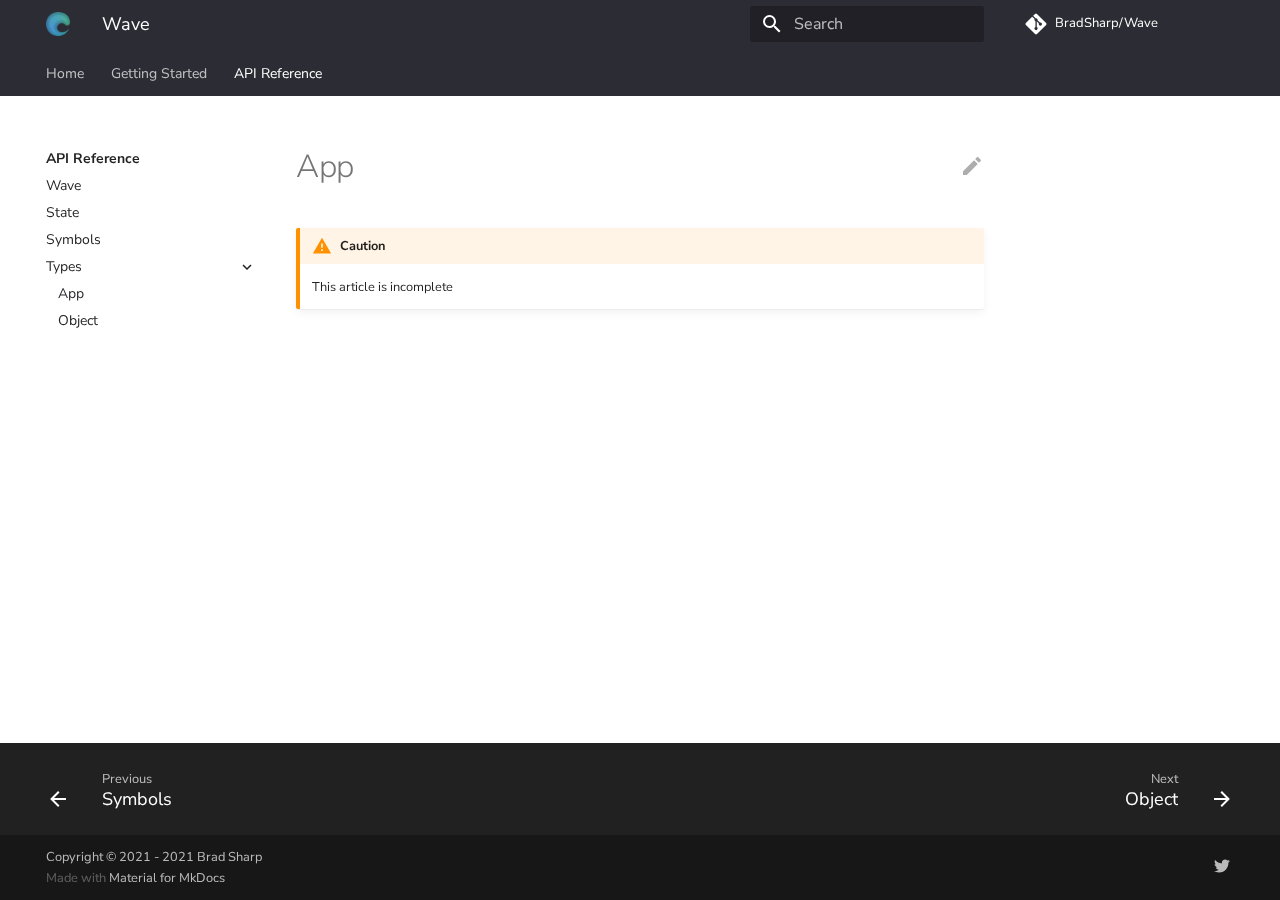
<file: api/app/index.html>
<!doctype html>
<html lang="en" class="no-js">
  <head>
    
      <meta charset="utf-8">
      <meta name="viewport" content="width=device-width,initial-scale=1">
      
      
      
      
      <link rel="icon" href="../../assets/images/logo_colored.png">
      <meta name="generator" content="mkdocs-1.2.2, mkdocs-material-7.2.6">
    
    
      
        <title>App - Wave</title>
      
    
    
      <link rel="stylesheet" href="../../assets/stylesheets/main.802231af.min.css">
      
        
        <link rel="stylesheet" href="../../assets/stylesheets/palette.3f5d1f46.min.css">
        
      
    
    
    
      
        
        <link rel="preconnect" href="https://fonts.gstatic.com" crossorigin>
        <link rel="stylesheet" href="https://fonts.googleapis.com/css?family=Nunito+Sans:300,400,400i,700%7CJetBrains+Mono&display=fallback">
        <style>:root{--md-text-font-family:"Nunito Sans";--md-code-font-family:"JetBrains Mono"}</style>
      
    
    
    
      <link rel="stylesheet" href="../../assets/stylesheets/style.css">
    
    
      


    
    
  </head>
  
  
    
    
    
    
    
    <body dir="ltr" data-md-color-scheme="" data-md-color-primary="none" data-md-color-accent="none">
  
    
    <script>function __prefix(e){return new URL("../..",location).pathname+"."+e}function __get(e,t=localStorage){return JSON.parse(t.getItem(__prefix(e)))}</script>
    
    <input class="md-toggle" data-md-toggle="drawer" type="checkbox" id="__drawer" autocomplete="off">
    <input class="md-toggle" data-md-toggle="search" type="checkbox" id="__search" autocomplete="off">
    <label class="md-overlay" for="__drawer"></label>
    <div data-md-component="skip">
      
        
        <a href="#app" class="md-skip">
          Skip to content
        </a>
      
    </div>
    <div data-md-component="announce">
      
    </div>
    
      <header class="md-header" data-md-component="header">
  <nav class="md-header__inner md-grid" aria-label="Header">
    <a href="../.." title="Wave" class="md-header__button md-logo" aria-label="Wave" data-md-component="logo">
      
  <img src="../../assets/images/logo_colored_64px.png" alt="logo">

    </a>
    <label class="md-header__button md-icon" for="__drawer">
      <svg xmlns="http://www.w3.org/2000/svg" viewBox="0 0 24 24"><path d="M3 6h18v2H3V6m0 5h18v2H3v-2m0 5h18v2H3v-2z"/></svg>
    </label>
    <div class="md-header__title" data-md-component="header-title">
      <div class="md-header__ellipsis">
        <div class="md-header__topic">
          <span class="md-ellipsis">
            Wave
          </span>
        </div>
        <div class="md-header__topic" data-md-component="header-topic">
          <span class="md-ellipsis">
            
              App
            
          </span>
        </div>
      </div>
    </div>
    
    
    
      <label class="md-header__button md-icon" for="__search">
        <svg xmlns="http://www.w3.org/2000/svg" viewBox="0 0 24 24"><path d="M9.5 3A6.5 6.5 0 0 1 16 9.5c0 1.61-.59 3.09-1.56 4.23l.27.27h.79l5 5-1.5 1.5-5-5v-.79l-.27-.27A6.516 6.516 0 0 1 9.5 16 6.5 6.5 0 0 1 3 9.5 6.5 6.5 0 0 1 9.5 3m0 2C7 5 5 7 5 9.5S7 14 9.5 14 14 12 14 9.5 12 5 9.5 5z"/></svg>
      </label>
      
<div class="md-search" data-md-component="search" role="dialog">
  <label class="md-search__overlay" for="__search"></label>
  <div class="md-search__inner" role="search">
    <form class="md-search__form" name="search">
      <input type="text" class="md-search__input" name="query" aria-label="Search" placeholder="Search" autocapitalize="off" autocorrect="off" autocomplete="off" spellcheck="false" data-md-component="search-query" required>
      <label class="md-search__icon md-icon" for="__search">
        <svg xmlns="http://www.w3.org/2000/svg" viewBox="0 0 24 24"><path d="M9.5 3A6.5 6.5 0 0 1 16 9.5c0 1.61-.59 3.09-1.56 4.23l.27.27h.79l5 5-1.5 1.5-5-5v-.79l-.27-.27A6.516 6.516 0 0 1 9.5 16 6.5 6.5 0 0 1 3 9.5 6.5 6.5 0 0 1 9.5 3m0 2C7 5 5 7 5 9.5S7 14 9.5 14 14 12 14 9.5 12 5 9.5 5z"/></svg>
        <svg xmlns="http://www.w3.org/2000/svg" viewBox="0 0 24 24"><path d="M20 11v2H8l5.5 5.5-1.42 1.42L4.16 12l7.92-7.92L13.5 5.5 8 11h12z"/></svg>
      </label>
      <nav class="md-search__options" aria-label="Search">
        
        <button type="reset" class="md-search__icon md-icon" aria-label="Clear" tabindex="-1">
          <svg xmlns="http://www.w3.org/2000/svg" viewBox="0 0 24 24"><path d="M19 6.41 17.59 5 12 10.59 6.41 5 5 6.41 10.59 12 5 17.59 6.41 19 12 13.41 17.59 19 19 17.59 13.41 12 19 6.41z"/></svg>
        </button>
      </nav>
      
    </form>
    <div class="md-search__output">
      <div class="md-search__scrollwrap" data-md-scrollfix>
        <div class="md-search-result" data-md-component="search-result">
          <div class="md-search-result__meta">
            Initializing search
          </div>
          <ol class="md-search-result__list"></ol>
        </div>
      </div>
    </div>
  </div>
</div>
    
    
      <div class="md-header__source">
        
<a href="https://github.com/BradSharp/Wave/" title="Go to repository" class="md-source" data-md-component="source">
  <div class="md-source__icon md-icon">
    
    <svg xmlns="http://www.w3.org/2000/svg" viewBox="0 0 448 512"><path d="M439.55 236.05 244 40.45a28.87 28.87 0 0 0-40.81 0l-40.66 40.63 51.52 51.52c27.06-9.14 52.68 16.77 43.39 43.68l49.66 49.66c34.23-11.8 61.18 31 35.47 56.69-26.49 26.49-70.21-2.87-56-37.34L240.22 199v121.85c25.3 12.54 22.26 41.85 9.08 55a34.34 34.34 0 0 1-48.55 0c-17.57-17.6-11.07-46.91 11.25-56v-123c-20.8-8.51-24.6-30.74-18.64-45L142.57 101 8.45 235.14a28.86 28.86 0 0 0 0 40.81l195.61 195.6a28.86 28.86 0 0 0 40.8 0l194.69-194.69a28.86 28.86 0 0 0 0-40.81z"/></svg>
  </div>
  <div class="md-source__repository">
    BradSharp/Wave
  </div>
</a>
      </div>
    
  </nav>
</header>
    
    <div class="md-container" data-md-component="container">
      
      
        
          
<nav class="md-tabs" aria-label="Tabs" data-md-component="tabs">
  <div class="md-tabs__inner md-grid">
    <ul class="md-tabs__list">
      
        
  
  


  <li class="md-tabs__item">
    <a href="../.." class="md-tabs__link">
      Home
    </a>
  </li>

      
        
  
  


  
  
  
    <li class="md-tabs__item">
      <a href="../../guide/" class="md-tabs__link">
        Getting Started
      </a>
    </li>
  

      
        
  
  
    
  


  
  
  
    <li class="md-tabs__item">
      <a href="../" class="md-tabs__link md-tabs__link--active">
        API Reference
      </a>
    </li>
  

      
    </ul>
  </div>
</nav>
        
      
      <main class="md-main" data-md-component="main">
        <div class="md-main__inner md-grid">
          
            
              
              <div class="md-sidebar md-sidebar--primary" data-md-component="sidebar" data-md-type="navigation" >
                <div class="md-sidebar__scrollwrap">
                  <div class="md-sidebar__inner">
                    

  


<nav class="md-nav md-nav--primary md-nav--lifted" aria-label="Navigation" data-md-level="0">
  <label class="md-nav__title" for="__drawer">
    <a href="../.." title="Wave" class="md-nav__button md-logo" aria-label="Wave" data-md-component="logo">
      
  <img src="../../assets/images/logo_colored_64px.png" alt="logo">

    </a>
    Wave
  </label>
  
    <div class="md-nav__source">
      
<a href="https://github.com/BradSharp/Wave/" title="Go to repository" class="md-source" data-md-component="source">
  <div class="md-source__icon md-icon">
    
    <svg xmlns="http://www.w3.org/2000/svg" viewBox="0 0 448 512"><path d="M439.55 236.05 244 40.45a28.87 28.87 0 0 0-40.81 0l-40.66 40.63 51.52 51.52c27.06-9.14 52.68 16.77 43.39 43.68l49.66 49.66c34.23-11.8 61.18 31 35.47 56.69-26.49 26.49-70.21-2.87-56-37.34L240.22 199v121.85c25.3 12.54 22.26 41.85 9.08 55a34.34 34.34 0 0 1-48.55 0c-17.57-17.6-11.07-46.91 11.25-56v-123c-20.8-8.51-24.6-30.74-18.64-45L142.57 101 8.45 235.14a28.86 28.86 0 0 0 0 40.81l195.61 195.6a28.86 28.86 0 0 0 40.8 0l194.69-194.69a28.86 28.86 0 0 0 0-40.81z"/></svg>
  </div>
  <div class="md-source__repository">
    BradSharp/Wave
  </div>
</a>
    </div>
  
  <ul class="md-nav__list" data-md-scrollfix>
    
      
      
      

  
  
  
    <li class="md-nav__item">
      <a href="../.." class="md-nav__link">
        Home
      </a>
    </li>
  

    
      
      
      

  
  
  
    
    <li class="md-nav__item md-nav__item--nested">
      
      
        <input class="md-nav__toggle md-toggle" data-md-toggle="__nav_2" type="checkbox" id="__nav_2" >
      
      <label class="md-nav__link" for="__nav_2">
        Getting Started
        <span class="md-nav__icon md-icon"></span>
      </label>
      <nav class="md-nav" aria-label="Getting Started" data-md-level="1">
        <label class="md-nav__title" for="__nav_2">
          <span class="md-nav__icon md-icon"></span>
          Getting Started
        </label>
        <ul class="md-nav__list" data-md-scrollfix>
          
            
  
  
  
    <li class="md-nav__item">
      <a href="../../guide/" class="md-nav__link">
        Introduction
      </a>
    </li>
  

          
            
  
  
  
    <li class="md-nav__item">
      <a href="../../guide/components/" class="md-nav__link">
        Components
      </a>
    </li>
  

          
            
  
  
  
    <li class="md-nav__item">
      <a href="../../guide/states/" class="md-nav__link">
        States
      </a>
    </li>
  

          
        </ul>
      </nav>
    </li>
  

    
      
      
      

  
  
    
  
  
    
    <li class="md-nav__item md-nav__item--active md-nav__item--nested">
      
      
        <input class="md-nav__toggle md-toggle" data-md-toggle="__nav_3" type="checkbox" id="__nav_3" checked>
      
      <label class="md-nav__link" for="__nav_3">
        API Reference
        <span class="md-nav__icon md-icon"></span>
      </label>
      <nav class="md-nav" aria-label="API Reference" data-md-level="1">
        <label class="md-nav__title" for="__nav_3">
          <span class="md-nav__icon md-icon"></span>
          API Reference
        </label>
        <ul class="md-nav__list" data-md-scrollfix>
          
            
  
  
  
    <li class="md-nav__item">
      <a href="../" class="md-nav__link">
        Wave
      </a>
    </li>
  

          
            
  
  
  
    <li class="md-nav__item">
      <a href="../state/" class="md-nav__link">
        State
      </a>
    </li>
  

          
            
  
  
  
    <li class="md-nav__item">
      <a href="../symbols/" class="md-nav__link">
        Symbols
      </a>
    </li>
  

          
            
  
  
    
  
  
    
    <li class="md-nav__item md-nav__item--active md-nav__item--nested">
      
      
        <input class="md-nav__toggle md-toggle" data-md-toggle="__nav_3_4" type="checkbox" id="__nav_3_4" checked>
      
      <label class="md-nav__link" for="__nav_3_4">
        Types
        <span class="md-nav__icon md-icon"></span>
      </label>
      <nav class="md-nav" aria-label="Types" data-md-level="2">
        <label class="md-nav__title" for="__nav_3_4">
          <span class="md-nav__icon md-icon"></span>
          Types
        </label>
        <ul class="md-nav__list" data-md-scrollfix>
          
            
  
  
    
  
  
    <li class="md-nav__item md-nav__item--active">
      
      <input class="md-nav__toggle md-toggle" data-md-toggle="toc" type="checkbox" id="__toc">
      
      
        
      
      
      <a href="./" class="md-nav__link md-nav__link--active">
        App
      </a>
      
    </li>
  

          
            
  
  
  
    <li class="md-nav__item">
      <a href="../object/" class="md-nav__link">
        Object
      </a>
    </li>
  

          
        </ul>
      </nav>
    </li>
  

          
        </ul>
      </nav>
    </li>
  

    
  </ul>
</nav>
                  </div>
                </div>
              </div>
            
            
              
              <div class="md-sidebar md-sidebar--secondary" data-md-component="sidebar" data-md-type="toc" >
                <div class="md-sidebar__scrollwrap">
                  <div class="md-sidebar__inner">
                    
<nav class="md-nav md-nav--secondary" aria-label="Table of contents">
  
  
  
    
  
  
</nav>
                  </div>
                </div>
              </div>
            
          
          <div class="md-content" data-md-component="content">
            <article class="md-content__inner md-typeset">
              
                
                  <a href="https://github.com/BradSharp/Wave/edit/master/docs/api/app.md" title="Edit this page" class="md-content__button md-icon">
                    <svg xmlns="http://www.w3.org/2000/svg" viewBox="0 0 24 24"><path d="M20.71 7.04c.39-.39.39-1.04 0-1.41l-2.34-2.34c-.37-.39-1.02-.39-1.41 0l-1.84 1.83 3.75 3.75M3 17.25V21h3.75L17.81 9.93l-3.75-3.75L3 17.25z"/></svg>
                  </a>
                
                
                <h1 id="app">App</h1>
<div class="admonition caution">
<p class="admonition-title">Caution</p>
<p>This article is incomplete</p>
</div>
                
              
              
                


              
            </article>
          </div>
        </div>
        
          <a href="#" class="md-top md-icon" data-md-component="top" data-md-state="hidden">
            <svg xmlns="http://www.w3.org/2000/svg" viewBox="0 0 24 24"><path d="M13 20h-2V8l-5.5 5.5-1.42-1.42L12 4.16l7.92 7.92-1.42 1.42L13 8v12z"/></svg>
            Back to top
          </a>
        
      </main>
      
        
<footer class="md-footer">
  
    <nav class="md-footer__inner md-grid" aria-label="Footer">
      
        
        <a href="../symbols/" class="md-footer__link md-footer__link--prev" aria-label="Previous: Symbols" rel="prev">
          <div class="md-footer__button md-icon">
            <svg xmlns="http://www.w3.org/2000/svg" viewBox="0 0 24 24"><path d="M20 11v2H8l5.5 5.5-1.42 1.42L4.16 12l7.92-7.92L13.5 5.5 8 11h12z"/></svg>
          </div>
          <div class="md-footer__title">
            <div class="md-ellipsis">
              <span class="md-footer__direction">
                Previous
              </span>
              Symbols
            </div>
          </div>
        </a>
      
      
        
        <a href="../object/" class="md-footer__link md-footer__link--next" aria-label="Next: Object" rel="next">
          <div class="md-footer__title">
            <div class="md-ellipsis">
              <span class="md-footer__direction">
                Next
              </span>
              Object
            </div>
          </div>
          <div class="md-footer__button md-icon">
            <svg xmlns="http://www.w3.org/2000/svg" viewBox="0 0 24 24"><path d="M4 11v2h12l-5.5 5.5 1.42 1.42L19.84 12l-7.92-7.92L10.5 5.5 16 11H4z"/></svg>
          </div>
        </a>
      
    </nav>
  
  <div class="md-footer-meta md-typeset">
    <div class="md-footer-meta__inner md-grid">
      <div class="md-footer-copyright">
        
          <div class="md-footer-copyright__highlight">
            Copyright &copy; 2021 - 2021 Brad Sharp
          </div>
        
        Made with
        <a href="https://squidfunk.github.io/mkdocs-material/" target="_blank" rel="noopener">
          Material for MkDocs
        </a>
        
      </div>
      
  <div class="md-footer-social">
    
      
      
        
        
      
      <a href="https://twitter.com/bradsharppp" target="_blank" rel="noopener" title="twitter.com" class="md-footer-social__link">
        <svg xmlns="http://www.w3.org/2000/svg" viewBox="0 0 512 512"><path d="M459.37 151.716c.325 4.548.325 9.097.325 13.645 0 138.72-105.583 298.558-298.558 298.558-59.452 0-114.68-17.219-161.137-47.106 8.447.974 16.568 1.299 25.34 1.299 49.055 0 94.213-16.568 130.274-44.832-46.132-.975-84.792-31.188-98.112-72.772 6.498.974 12.995 1.624 19.818 1.624 9.421 0 18.843-1.3 27.614-3.573-48.081-9.747-84.143-51.98-84.143-102.985v-1.299c13.969 7.797 30.214 12.67 47.431 13.319-28.264-18.843-46.781-51.005-46.781-87.391 0-19.492 5.197-37.36 14.294-52.954 51.655 63.675 129.3 105.258 216.365 109.807-1.624-7.797-2.599-15.918-2.599-24.04 0-57.828 46.782-104.934 104.934-104.934 30.213 0 57.502 12.67 76.67 33.137 23.715-4.548 46.456-13.32 66.599-25.34-7.798 24.366-24.366 44.833-46.132 57.827 21.117-2.273 41.584-8.122 60.426-16.243-14.292 20.791-32.161 39.308-52.628 54.253z"/></svg>
      </a>
    
  </div>

    </div>
  </div>
</footer>
      
    </div>
    <div class="md-dialog" data-md-component="dialog">
      <div class="md-dialog__inner md-typeset"></div>
    </div>
    <script id="__config" type="application/json">{"base": "../..", "features": ["navigation.indexes", "navigation.tabs", "navigation.tracking", "navigation.top"], "translations": {"clipboard.copy": "Copy to clipboard", "clipboard.copied": "Copied to clipboard", "search.config.lang": "en", "search.config.pipeline": "trimmer, stopWordFilter", "search.config.separator": "[\\s\\-]+", "search.placeholder": "Search", "search.result.placeholder": "Type to start searching", "search.result.none": "No matching documents", "search.result.one": "1 matching document", "search.result.other": "# matching documents", "search.result.more.one": "1 more on this page", "search.result.more.other": "# more on this page", "search.result.term.missing": "Missing", "select.version.title": "Select version"}, "search": "../../assets/javascripts/workers/search.409db549.min.js", "version": null}</script>
    
    
      <script src="../../assets/javascripts/bundle.756773cc.min.js"></script>
      
    
  </body>
</html>
</file>
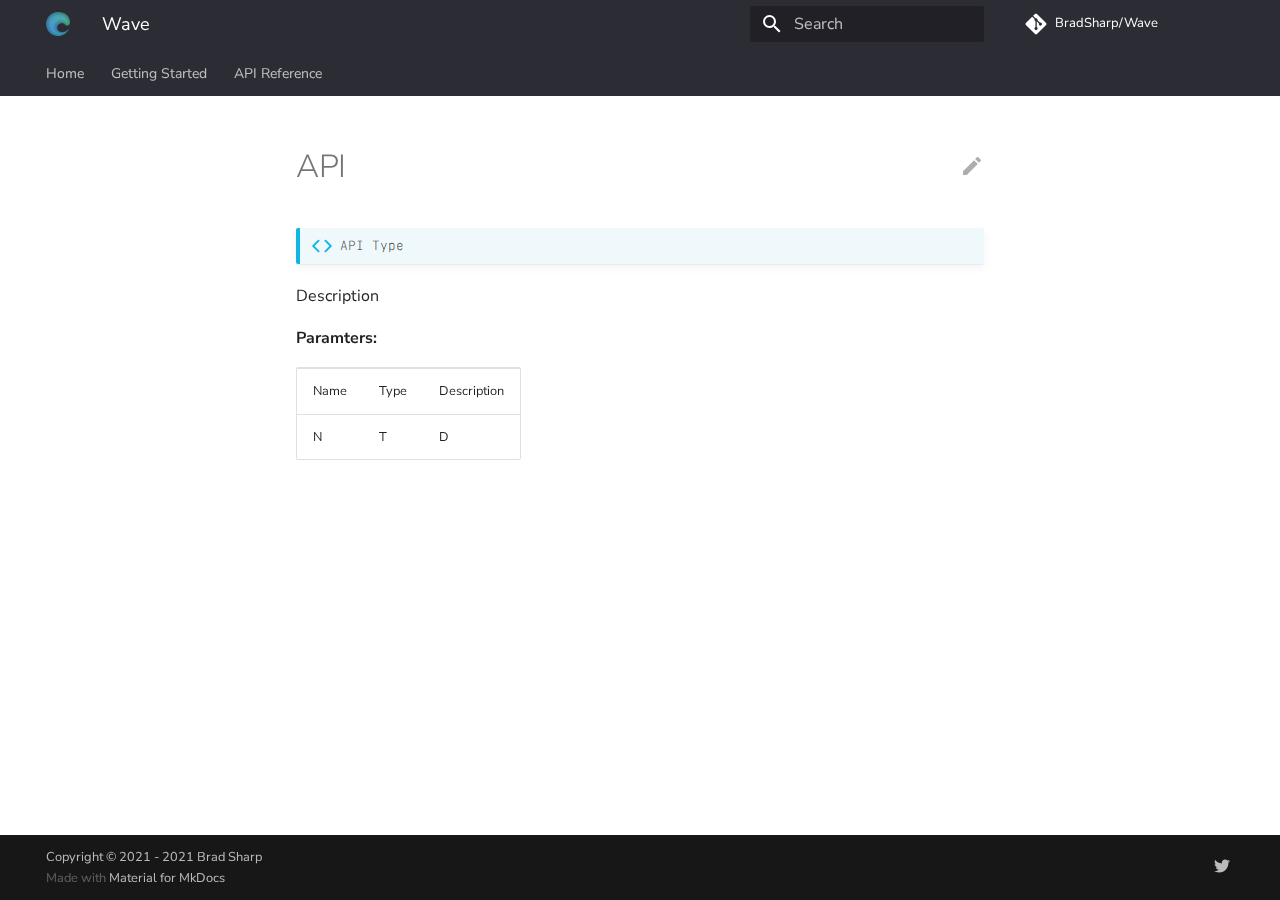
<file: api/example/index.html>
<!doctype html>
<html lang="en" class="no-js">
  <head>
    
      <meta charset="utf-8">
      <meta name="viewport" content="width=device-width,initial-scale=1">
      
      
      
      
      <link rel="icon" href="../../assets/images/logo_colored.png">
      <meta name="generator" content="mkdocs-1.2.2, mkdocs-material-7.2.6">
    
    
      
        <title>API - Wave</title>
      
    
    
      <link rel="stylesheet" href="../../assets/stylesheets/main.802231af.min.css">
      
        
        <link rel="stylesheet" href="../../assets/stylesheets/palette.3f5d1f46.min.css">
        
      
    
    
    
      
        
        <link rel="preconnect" href="https://fonts.gstatic.com" crossorigin>
        <link rel="stylesheet" href="https://fonts.googleapis.com/css?family=Nunito+Sans:300,400,400i,700%7CJetBrains+Mono&display=fallback">
        <style>:root{--md-text-font-family:"Nunito Sans";--md-code-font-family:"JetBrains Mono"}</style>
      
    
    
    
      <link rel="stylesheet" href="../../assets/stylesheets/style.css">
    
    
      


    
    
  </head>
  
  
    
    
    
    
    
    <body dir="ltr" data-md-color-scheme="" data-md-color-primary="none" data-md-color-accent="none">
  
    
    <script>function __prefix(e){return new URL("../..",location).pathname+"."+e}function __get(e,t=localStorage){return JSON.parse(t.getItem(__prefix(e)))}</script>
    
    <input class="md-toggle" data-md-toggle="drawer" type="checkbox" id="__drawer" autocomplete="off">
    <input class="md-toggle" data-md-toggle="search" type="checkbox" id="__search" autocomplete="off">
    <label class="md-overlay" for="__drawer"></label>
    <div data-md-component="skip">
      
        
        <a href="#api" class="md-skip">
          Skip to content
        </a>
      
    </div>
    <div data-md-component="announce">
      
    </div>
    
      <header class="md-header" data-md-component="header">
  <nav class="md-header__inner md-grid" aria-label="Header">
    <a href="../.." title="Wave" class="md-header__button md-logo" aria-label="Wave" data-md-component="logo">
      
  <img src="../../assets/images/logo_colored_64px.png" alt="logo">

    </a>
    <label class="md-header__button md-icon" for="__drawer">
      <svg xmlns="http://www.w3.org/2000/svg" viewBox="0 0 24 24"><path d="M3 6h18v2H3V6m0 5h18v2H3v-2m0 5h18v2H3v-2z"/></svg>
    </label>
    <div class="md-header__title" data-md-component="header-title">
      <div class="md-header__ellipsis">
        <div class="md-header__topic">
          <span class="md-ellipsis">
            Wave
          </span>
        </div>
        <div class="md-header__topic" data-md-component="header-topic">
          <span class="md-ellipsis">
            
              API
            
          </span>
        </div>
      </div>
    </div>
    
    
    
      <label class="md-header__button md-icon" for="__search">
        <svg xmlns="http://www.w3.org/2000/svg" viewBox="0 0 24 24"><path d="M9.5 3A6.5 6.5 0 0 1 16 9.5c0 1.61-.59 3.09-1.56 4.23l.27.27h.79l5 5-1.5 1.5-5-5v-.79l-.27-.27A6.516 6.516 0 0 1 9.5 16 6.5 6.5 0 0 1 3 9.5 6.5 6.5 0 0 1 9.5 3m0 2C7 5 5 7 5 9.5S7 14 9.5 14 14 12 14 9.5 12 5 9.5 5z"/></svg>
      </label>
      
<div class="md-search" data-md-component="search" role="dialog">
  <label class="md-search__overlay" for="__search"></label>
  <div class="md-search__inner" role="search">
    <form class="md-search__form" name="search">
      <input type="text" class="md-search__input" name="query" aria-label="Search" placeholder="Search" autocapitalize="off" autocorrect="off" autocomplete="off" spellcheck="false" data-md-component="search-query" required>
      <label class="md-search__icon md-icon" for="__search">
        <svg xmlns="http://www.w3.org/2000/svg" viewBox="0 0 24 24"><path d="M9.5 3A6.5 6.5 0 0 1 16 9.5c0 1.61-.59 3.09-1.56 4.23l.27.27h.79l5 5-1.5 1.5-5-5v-.79l-.27-.27A6.516 6.516 0 0 1 9.5 16 6.5 6.5 0 0 1 3 9.5 6.5 6.5 0 0 1 9.5 3m0 2C7 5 5 7 5 9.5S7 14 9.5 14 14 12 14 9.5 12 5 9.5 5z"/></svg>
        <svg xmlns="http://www.w3.org/2000/svg" viewBox="0 0 24 24"><path d="M20 11v2H8l5.5 5.5-1.42 1.42L4.16 12l7.92-7.92L13.5 5.5 8 11h12z"/></svg>
      </label>
      <nav class="md-search__options" aria-label="Search">
        
        <button type="reset" class="md-search__icon md-icon" aria-label="Clear" tabindex="-1">
          <svg xmlns="http://www.w3.org/2000/svg" viewBox="0 0 24 24"><path d="M19 6.41 17.59 5 12 10.59 6.41 5 5 6.41 10.59 12 5 17.59 6.41 19 12 13.41 17.59 19 19 17.59 13.41 12 19 6.41z"/></svg>
        </button>
      </nav>
      
    </form>
    <div class="md-search__output">
      <div class="md-search__scrollwrap" data-md-scrollfix>
        <div class="md-search-result" data-md-component="search-result">
          <div class="md-search-result__meta">
            Initializing search
          </div>
          <ol class="md-search-result__list"></ol>
        </div>
      </div>
    </div>
  </div>
</div>
    
    
      <div class="md-header__source">
        
<a href="https://github.com/BradSharp/Wave/" title="Go to repository" class="md-source" data-md-component="source">
  <div class="md-source__icon md-icon">
    
    <svg xmlns="http://www.w3.org/2000/svg" viewBox="0 0 448 512"><path d="M439.55 236.05 244 40.45a28.87 28.87 0 0 0-40.81 0l-40.66 40.63 51.52 51.52c27.06-9.14 52.68 16.77 43.39 43.68l49.66 49.66c34.23-11.8 61.18 31 35.47 56.69-26.49 26.49-70.21-2.87-56-37.34L240.22 199v121.85c25.3 12.54 22.26 41.85 9.08 55a34.34 34.34 0 0 1-48.55 0c-17.57-17.6-11.07-46.91 11.25-56v-123c-20.8-8.51-24.6-30.74-18.64-45L142.57 101 8.45 235.14a28.86 28.86 0 0 0 0 40.81l195.61 195.6a28.86 28.86 0 0 0 40.8 0l194.69-194.69a28.86 28.86 0 0 0 0-40.81z"/></svg>
  </div>
  <div class="md-source__repository">
    BradSharp/Wave
  </div>
</a>
      </div>
    
  </nav>
</header>
    
    <div class="md-container" data-md-component="container">
      
      
        
          
<nav class="md-tabs" aria-label="Tabs" data-md-component="tabs">
  <div class="md-tabs__inner md-grid">
    <ul class="md-tabs__list">
      
        
  
  


  <li class="md-tabs__item">
    <a href="../.." class="md-tabs__link">
      Home
    </a>
  </li>

      
        
  
  


  
  
  
    <li class="md-tabs__item">
      <a href="../../guide/" class="md-tabs__link">
        Getting Started
      </a>
    </li>
  

      
        
  
  


  
  
  
    <li class="md-tabs__item">
      <a href="../" class="md-tabs__link">
        API Reference
      </a>
    </li>
  

      
    </ul>
  </div>
</nav>
        
      
      <main class="md-main" data-md-component="main">
        <div class="md-main__inner md-grid">
          
            
              
              <div class="md-sidebar md-sidebar--primary" data-md-component="sidebar" data-md-type="navigation" >
                <div class="md-sidebar__scrollwrap">
                  <div class="md-sidebar__inner">
                    

  


<nav class="md-nav md-nav--primary md-nav--lifted" aria-label="Navigation" data-md-level="0">
  <label class="md-nav__title" for="__drawer">
    <a href="../.." title="Wave" class="md-nav__button md-logo" aria-label="Wave" data-md-component="logo">
      
  <img src="../../assets/images/logo_colored_64px.png" alt="logo">

    </a>
    Wave
  </label>
  
    <div class="md-nav__source">
      
<a href="https://github.com/BradSharp/Wave/" title="Go to repository" class="md-source" data-md-component="source">
  <div class="md-source__icon md-icon">
    
    <svg xmlns="http://www.w3.org/2000/svg" viewBox="0 0 448 512"><path d="M439.55 236.05 244 40.45a28.87 28.87 0 0 0-40.81 0l-40.66 40.63 51.52 51.52c27.06-9.14 52.68 16.77 43.39 43.68l49.66 49.66c34.23-11.8 61.18 31 35.47 56.69-26.49 26.49-70.21-2.87-56-37.34L240.22 199v121.85c25.3 12.54 22.26 41.85 9.08 55a34.34 34.34 0 0 1-48.55 0c-17.57-17.6-11.07-46.91 11.25-56v-123c-20.8-8.51-24.6-30.74-18.64-45L142.57 101 8.45 235.14a28.86 28.86 0 0 0 0 40.81l195.61 195.6a28.86 28.86 0 0 0 40.8 0l194.69-194.69a28.86 28.86 0 0 0 0-40.81z"/></svg>
  </div>
  <div class="md-source__repository">
    BradSharp/Wave
  </div>
</a>
    </div>
  
  <ul class="md-nav__list" data-md-scrollfix>
    
      
      
      

  
  
  
    <li class="md-nav__item">
      <a href="../.." class="md-nav__link">
        Home
      </a>
    </li>
  

    
      
      
      

  
  
  
    
    <li class="md-nav__item md-nav__item--nested">
      
      
        <input class="md-nav__toggle md-toggle" data-md-toggle="__nav_2" type="checkbox" id="__nav_2" >
      
      <label class="md-nav__link" for="__nav_2">
        Getting Started
        <span class="md-nav__icon md-icon"></span>
      </label>
      <nav class="md-nav" aria-label="Getting Started" data-md-level="1">
        <label class="md-nav__title" for="__nav_2">
          <span class="md-nav__icon md-icon"></span>
          Getting Started
        </label>
        <ul class="md-nav__list" data-md-scrollfix>
          
            
  
  
  
    <li class="md-nav__item">
      <a href="../../guide/" class="md-nav__link">
        Introduction
      </a>
    </li>
  

          
            
  
  
  
    <li class="md-nav__item">
      <a href="../../guide/components/" class="md-nav__link">
        Components
      </a>
    </li>
  

          
            
  
  
  
    <li class="md-nav__item">
      <a href="../../guide/states/" class="md-nav__link">
        States
      </a>
    </li>
  

          
        </ul>
      </nav>
    </li>
  

    
      
      
      

  
  
  
    
    <li class="md-nav__item md-nav__item--nested">
      
      
        <input class="md-nav__toggle md-toggle" data-md-toggle="__nav_3" type="checkbox" id="__nav_3" >
      
      <label class="md-nav__link" for="__nav_3">
        API Reference
        <span class="md-nav__icon md-icon"></span>
      </label>
      <nav class="md-nav" aria-label="API Reference" data-md-level="1">
        <label class="md-nav__title" for="__nav_3">
          <span class="md-nav__icon md-icon"></span>
          API Reference
        </label>
        <ul class="md-nav__list" data-md-scrollfix>
          
            
  
  
  
    <li class="md-nav__item">
      <a href="../" class="md-nav__link">
        Wave
      </a>
    </li>
  

          
            
  
  
  
    <li class="md-nav__item">
      <a href="../state/" class="md-nav__link">
        State
      </a>
    </li>
  

          
            
  
  
  
    <li class="md-nav__item">
      <a href="../symbols/" class="md-nav__link">
        Symbols
      </a>
    </li>
  

          
            
  
  
  
    
    <li class="md-nav__item md-nav__item--nested">
      
      
        <input class="md-nav__toggle md-toggle" data-md-toggle="__nav_3_4" type="checkbox" id="__nav_3_4" >
      
      <label class="md-nav__link" for="__nav_3_4">
        Types
        <span class="md-nav__icon md-icon"></span>
      </label>
      <nav class="md-nav" aria-label="Types" data-md-level="2">
        <label class="md-nav__title" for="__nav_3_4">
          <span class="md-nav__icon md-icon"></span>
          Types
        </label>
        <ul class="md-nav__list" data-md-scrollfix>
          
            
  
  
  
    <li class="md-nav__item">
      <a href="../app/" class="md-nav__link">
        App
      </a>
    </li>
  

          
            
  
  
  
    <li class="md-nav__item">
      <a href="../object/" class="md-nav__link">
        Object
      </a>
    </li>
  

          
        </ul>
      </nav>
    </li>
  

          
        </ul>
      </nav>
    </li>
  

    
  </ul>
</nav>
                  </div>
                </div>
              </div>
            
            
              
              <div class="md-sidebar md-sidebar--secondary" data-md-component="sidebar" data-md-type="toc" >
                <div class="md-sidebar__scrollwrap">
                  <div class="md-sidebar__inner">
                    
<nav class="md-nav md-nav--secondary" aria-label="Table of contents">
  
  
  
    
  
  
</nav>
                  </div>
                </div>
              </div>
            
          
          <div class="md-content" data-md-component="content">
            <article class="md-content__inner md-typeset">
              
                
                  <a href="https://github.com/BradSharp/Wave/edit/master/docs/api/example.md" title="Edit this page" class="md-content__button md-icon">
                    <svg xmlns="http://www.w3.org/2000/svg" viewBox="0 0 24 24"><path d="M20.71 7.04c.39-.39.39-1.04 0-1.41l-2.34-2.34c-.37-.39-1.02-.39-1.41 0l-1.84 1.83 3.75 3.75M3 17.25V21h3.75L17.81 9.93l-3.75-3.75L3 17.25z"/></svg>
                  </a>
                
                
                <h1 id="api">API</h1>
<div class="admonition typedef">
<p class="admonition-title">API Type</p>
</div>
<p>Description</p>
<p><strong>Paramters:</strong></p>
<table>
    <thead>
        <td>
            Name
        </td>
        <td>
            Type
        </td>
        <td>
            Description
        </td>
    </thead>
    <tbody>
        <td>
            N
        </td>
        <td>
            T
        </td>
        <td>
            D
        </td>
    </tbody>
</table>
                
              
              
                


              
            </article>
          </div>
        </div>
        
          <a href="#" class="md-top md-icon" data-md-component="top" data-md-state="hidden">
            <svg xmlns="http://www.w3.org/2000/svg" viewBox="0 0 24 24"><path d="M13 20h-2V8l-5.5 5.5-1.42-1.42L12 4.16l7.92 7.92-1.42 1.42L13 8v12z"/></svg>
            Back to top
          </a>
        
      </main>
      
        
<footer class="md-footer">
  
  <div class="md-footer-meta md-typeset">
    <div class="md-footer-meta__inner md-grid">
      <div class="md-footer-copyright">
        
          <div class="md-footer-copyright__highlight">
            Copyright &copy; 2021 - 2021 Brad Sharp
          </div>
        
        Made with
        <a href="https://squidfunk.github.io/mkdocs-material/" target="_blank" rel="noopener">
          Material for MkDocs
        </a>
        
      </div>
      
  <div class="md-footer-social">
    
      
      
        
        
      
      <a href="https://twitter.com/bradsharppp" target="_blank" rel="noopener" title="twitter.com" class="md-footer-social__link">
        <svg xmlns="http://www.w3.org/2000/svg" viewBox="0 0 512 512"><path d="M459.37 151.716c.325 4.548.325 9.097.325 13.645 0 138.72-105.583 298.558-298.558 298.558-59.452 0-114.68-17.219-161.137-47.106 8.447.974 16.568 1.299 25.34 1.299 49.055 0 94.213-16.568 130.274-44.832-46.132-.975-84.792-31.188-98.112-72.772 6.498.974 12.995 1.624 19.818 1.624 9.421 0 18.843-1.3 27.614-3.573-48.081-9.747-84.143-51.98-84.143-102.985v-1.299c13.969 7.797 30.214 12.67 47.431 13.319-28.264-18.843-46.781-51.005-46.781-87.391 0-19.492 5.197-37.36 14.294-52.954 51.655 63.675 129.3 105.258 216.365 109.807-1.624-7.797-2.599-15.918-2.599-24.04 0-57.828 46.782-104.934 104.934-104.934 30.213 0 57.502 12.67 76.67 33.137 23.715-4.548 46.456-13.32 66.599-25.34-7.798 24.366-24.366 44.833-46.132 57.827 21.117-2.273 41.584-8.122 60.426-16.243-14.292 20.791-32.161 39.308-52.628 54.253z"/></svg>
      </a>
    
  </div>

    </div>
  </div>
</footer>
      
    </div>
    <div class="md-dialog" data-md-component="dialog">
      <div class="md-dialog__inner md-typeset"></div>
    </div>
    <script id="__config" type="application/json">{"base": "../..", "features": ["navigation.indexes", "navigation.tabs", "navigation.tracking", "navigation.top"], "translations": {"clipboard.copy": "Copy to clipboard", "clipboard.copied": "Copied to clipboard", "search.config.lang": "en", "search.config.pipeline": "trimmer, stopWordFilter", "search.config.separator": "[\\s\\-]+", "search.placeholder": "Search", "search.result.placeholder": "Type to start searching", "search.result.none": "No matching documents", "search.result.one": "1 matching document", "search.result.other": "# matching documents", "search.result.more.one": "1 more on this page", "search.result.more.other": "# more on this page", "search.result.term.missing": "Missing", "select.version.title": "Select version"}, "search": "../../assets/javascripts/workers/search.409db549.min.js", "version": null}</script>
    
    
      <script src="../../assets/javascripts/bundle.756773cc.min.js"></script>
      
    
  </body>
</html>
</file>
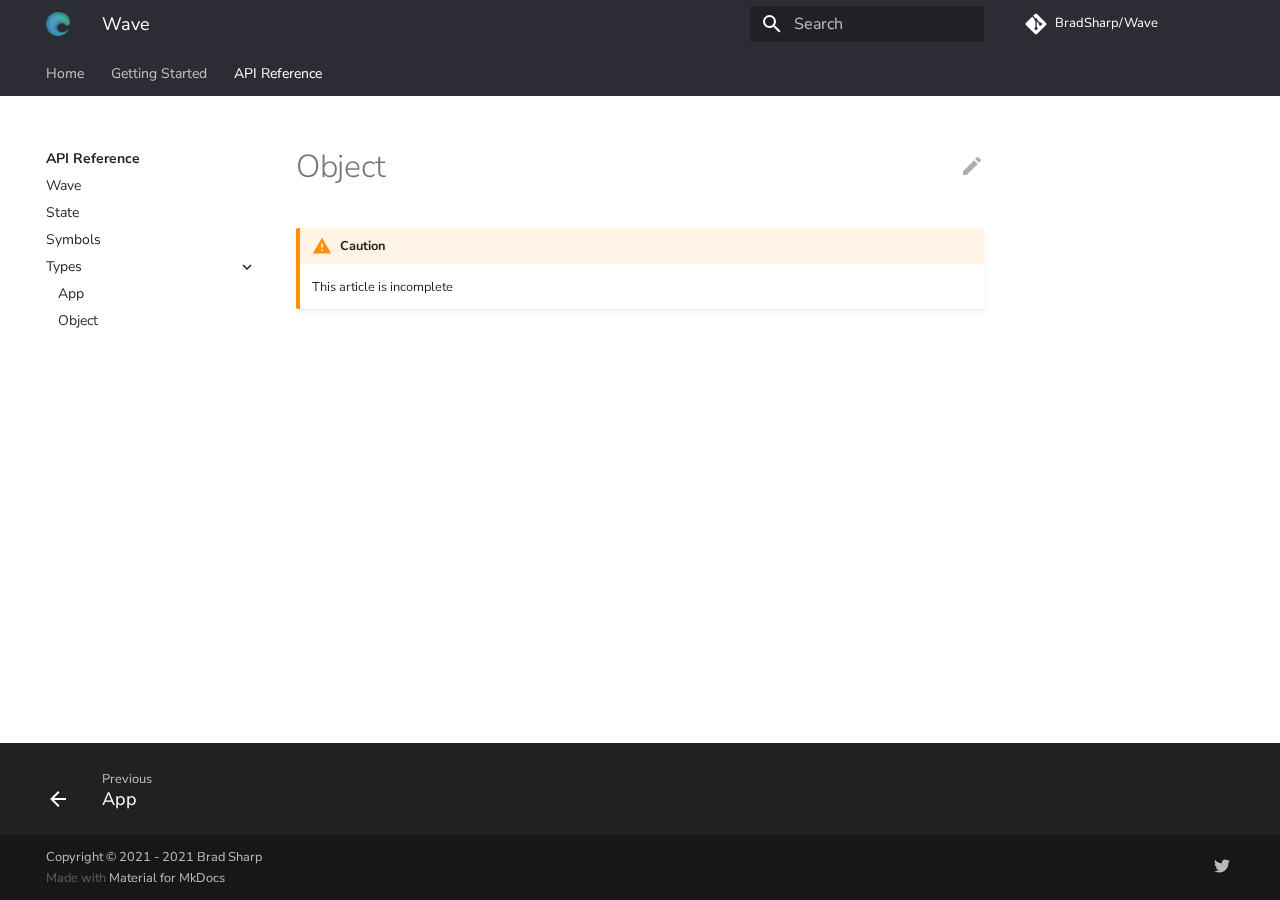
<file: api/object/index.html>
<!doctype html>
<html lang="en" class="no-js">
  <head>
    
      <meta charset="utf-8">
      <meta name="viewport" content="width=device-width,initial-scale=1">
      
      
      
      
      <link rel="icon" href="../../assets/images/logo_colored.png">
      <meta name="generator" content="mkdocs-1.2.2, mkdocs-material-7.2.6">
    
    
      
        <title>Object - Wave</title>
      
    
    
      <link rel="stylesheet" href="../../assets/stylesheets/main.802231af.min.css">
      
        
        <link rel="stylesheet" href="../../assets/stylesheets/palette.3f5d1f46.min.css">
        
      
    
    
    
      
        
        <link rel="preconnect" href="https://fonts.gstatic.com" crossorigin>
        <link rel="stylesheet" href="https://fonts.googleapis.com/css?family=Nunito+Sans:300,400,400i,700%7CJetBrains+Mono&display=fallback">
        <style>:root{--md-text-font-family:"Nunito Sans";--md-code-font-family:"JetBrains Mono"}</style>
      
    
    
    
      <link rel="stylesheet" href="../../assets/stylesheets/style.css">
    
    
      


    
    
  </head>
  
  
    
    
    
    
    
    <body dir="ltr" data-md-color-scheme="" data-md-color-primary="none" data-md-color-accent="none">
  
    
    <script>function __prefix(e){return new URL("../..",location).pathname+"."+e}function __get(e,t=localStorage){return JSON.parse(t.getItem(__prefix(e)))}</script>
    
    <input class="md-toggle" data-md-toggle="drawer" type="checkbox" id="__drawer" autocomplete="off">
    <input class="md-toggle" data-md-toggle="search" type="checkbox" id="__search" autocomplete="off">
    <label class="md-overlay" for="__drawer"></label>
    <div data-md-component="skip">
      
        
        <a href="#object" class="md-skip">
          Skip to content
        </a>
      
    </div>
    <div data-md-component="announce">
      
    </div>
    
      <header class="md-header" data-md-component="header">
  <nav class="md-header__inner md-grid" aria-label="Header">
    <a href="../.." title="Wave" class="md-header__button md-logo" aria-label="Wave" data-md-component="logo">
      
  <img src="../../assets/images/logo_colored_64px.png" alt="logo">

    </a>
    <label class="md-header__button md-icon" for="__drawer">
      <svg xmlns="http://www.w3.org/2000/svg" viewBox="0 0 24 24"><path d="M3 6h18v2H3V6m0 5h18v2H3v-2m0 5h18v2H3v-2z"/></svg>
    </label>
    <div class="md-header__title" data-md-component="header-title">
      <div class="md-header__ellipsis">
        <div class="md-header__topic">
          <span class="md-ellipsis">
            Wave
          </span>
        </div>
        <div class="md-header__topic" data-md-component="header-topic">
          <span class="md-ellipsis">
            
              Object
            
          </span>
        </div>
      </div>
    </div>
    
    
    
      <label class="md-header__button md-icon" for="__search">
        <svg xmlns="http://www.w3.org/2000/svg" viewBox="0 0 24 24"><path d="M9.5 3A6.5 6.5 0 0 1 16 9.5c0 1.61-.59 3.09-1.56 4.23l.27.27h.79l5 5-1.5 1.5-5-5v-.79l-.27-.27A6.516 6.516 0 0 1 9.5 16 6.5 6.5 0 0 1 3 9.5 6.5 6.5 0 0 1 9.5 3m0 2C7 5 5 7 5 9.5S7 14 9.5 14 14 12 14 9.5 12 5 9.5 5z"/></svg>
      </label>
      
<div class="md-search" data-md-component="search" role="dialog">
  <label class="md-search__overlay" for="__search"></label>
  <div class="md-search__inner" role="search">
    <form class="md-search__form" name="search">
      <input type="text" class="md-search__input" name="query" aria-label="Search" placeholder="Search" autocapitalize="off" autocorrect="off" autocomplete="off" spellcheck="false" data-md-component="search-query" required>
      <label class="md-search__icon md-icon" for="__search">
        <svg xmlns="http://www.w3.org/2000/svg" viewBox="0 0 24 24"><path d="M9.5 3A6.5 6.5 0 0 1 16 9.5c0 1.61-.59 3.09-1.56 4.23l.27.27h.79l5 5-1.5 1.5-5-5v-.79l-.27-.27A6.516 6.516 0 0 1 9.5 16 6.5 6.5 0 0 1 3 9.5 6.5 6.5 0 0 1 9.5 3m0 2C7 5 5 7 5 9.5S7 14 9.5 14 14 12 14 9.5 12 5 9.5 5z"/></svg>
        <svg xmlns="http://www.w3.org/2000/svg" viewBox="0 0 24 24"><path d="M20 11v2H8l5.5 5.5-1.42 1.42L4.16 12l7.92-7.92L13.5 5.5 8 11h12z"/></svg>
      </label>
      <nav class="md-search__options" aria-label="Search">
        
        <button type="reset" class="md-search__icon md-icon" aria-label="Clear" tabindex="-1">
          <svg xmlns="http://www.w3.org/2000/svg" viewBox="0 0 24 24"><path d="M19 6.41 17.59 5 12 10.59 6.41 5 5 6.41 10.59 12 5 17.59 6.41 19 12 13.41 17.59 19 19 17.59 13.41 12 19 6.41z"/></svg>
        </button>
      </nav>
      
    </form>
    <div class="md-search__output">
      <div class="md-search__scrollwrap" data-md-scrollfix>
        <div class="md-search-result" data-md-component="search-result">
          <div class="md-search-result__meta">
            Initializing search
          </div>
          <ol class="md-search-result__list"></ol>
        </div>
      </div>
    </div>
  </div>
</div>
    
    
      <div class="md-header__source">
        
<a href="https://github.com/BradSharp/Wave/" title="Go to repository" class="md-source" data-md-component="source">
  <div class="md-source__icon md-icon">
    
    <svg xmlns="http://www.w3.org/2000/svg" viewBox="0 0 448 512"><path d="M439.55 236.05 244 40.45a28.87 28.87 0 0 0-40.81 0l-40.66 40.63 51.52 51.52c27.06-9.14 52.68 16.77 43.39 43.68l49.66 49.66c34.23-11.8 61.18 31 35.47 56.69-26.49 26.49-70.21-2.87-56-37.34L240.22 199v121.85c25.3 12.54 22.26 41.85 9.08 55a34.34 34.34 0 0 1-48.55 0c-17.57-17.6-11.07-46.91 11.25-56v-123c-20.8-8.51-24.6-30.74-18.64-45L142.57 101 8.45 235.14a28.86 28.86 0 0 0 0 40.81l195.61 195.6a28.86 28.86 0 0 0 40.8 0l194.69-194.69a28.86 28.86 0 0 0 0-40.81z"/></svg>
  </div>
  <div class="md-source__repository">
    BradSharp/Wave
  </div>
</a>
      </div>
    
  </nav>
</header>
    
    <div class="md-container" data-md-component="container">
      
      
        
          
<nav class="md-tabs" aria-label="Tabs" data-md-component="tabs">
  <div class="md-tabs__inner md-grid">
    <ul class="md-tabs__list">
      
        
  
  


  <li class="md-tabs__item">
    <a href="../.." class="md-tabs__link">
      Home
    </a>
  </li>

      
        
  
  


  
  
  
    <li class="md-tabs__item">
      <a href="../../guide/" class="md-tabs__link">
        Getting Started
      </a>
    </li>
  

      
        
  
  
    
  


  
  
  
    <li class="md-tabs__item">
      <a href="../" class="md-tabs__link md-tabs__link--active">
        API Reference
      </a>
    </li>
  

      
    </ul>
  </div>
</nav>
        
      
      <main class="md-main" data-md-component="main">
        <div class="md-main__inner md-grid">
          
            
              
              <div class="md-sidebar md-sidebar--primary" data-md-component="sidebar" data-md-type="navigation" >
                <div class="md-sidebar__scrollwrap">
                  <div class="md-sidebar__inner">
                    

  


<nav class="md-nav md-nav--primary md-nav--lifted" aria-label="Navigation" data-md-level="0">
  <label class="md-nav__title" for="__drawer">
    <a href="../.." title="Wave" class="md-nav__button md-logo" aria-label="Wave" data-md-component="logo">
      
  <img src="../../assets/images/logo_colored_64px.png" alt="logo">

    </a>
    Wave
  </label>
  
    <div class="md-nav__source">
      
<a href="https://github.com/BradSharp/Wave/" title="Go to repository" class="md-source" data-md-component="source">
  <div class="md-source__icon md-icon">
    
    <svg xmlns="http://www.w3.org/2000/svg" viewBox="0 0 448 512"><path d="M439.55 236.05 244 40.45a28.87 28.87 0 0 0-40.81 0l-40.66 40.63 51.52 51.52c27.06-9.14 52.68 16.77 43.39 43.68l49.66 49.66c34.23-11.8 61.18 31 35.47 56.69-26.49 26.49-70.21-2.87-56-37.34L240.22 199v121.85c25.3 12.54 22.26 41.85 9.08 55a34.34 34.34 0 0 1-48.55 0c-17.57-17.6-11.07-46.91 11.25-56v-123c-20.8-8.51-24.6-30.74-18.64-45L142.57 101 8.45 235.14a28.86 28.86 0 0 0 0 40.81l195.61 195.6a28.86 28.86 0 0 0 40.8 0l194.69-194.69a28.86 28.86 0 0 0 0-40.81z"/></svg>
  </div>
  <div class="md-source__repository">
    BradSharp/Wave
  </div>
</a>
    </div>
  
  <ul class="md-nav__list" data-md-scrollfix>
    
      
      
      

  
  
  
    <li class="md-nav__item">
      <a href="../.." class="md-nav__link">
        Home
      </a>
    </li>
  

    
      
      
      

  
  
  
    
    <li class="md-nav__item md-nav__item--nested">
      
      
        <input class="md-nav__toggle md-toggle" data-md-toggle="__nav_2" type="checkbox" id="__nav_2" >
      
      <label class="md-nav__link" for="__nav_2">
        Getting Started
        <span class="md-nav__icon md-icon"></span>
      </label>
      <nav class="md-nav" aria-label="Getting Started" data-md-level="1">
        <label class="md-nav__title" for="__nav_2">
          <span class="md-nav__icon md-icon"></span>
          Getting Started
        </label>
        <ul class="md-nav__list" data-md-scrollfix>
          
            
  
  
  
    <li class="md-nav__item">
      <a href="../../guide/" class="md-nav__link">
        Introduction
      </a>
    </li>
  

          
            
  
  
  
    <li class="md-nav__item">
      <a href="../../guide/components/" class="md-nav__link">
        Components
      </a>
    </li>
  

          
            
  
  
  
    <li class="md-nav__item">
      <a href="../../guide/states/" class="md-nav__link">
        States
      </a>
    </li>
  

          
        </ul>
      </nav>
    </li>
  

    
      
      
      

  
  
    
  
  
    
    <li class="md-nav__item md-nav__item--active md-nav__item--nested">
      
      
        <input class="md-nav__toggle md-toggle" data-md-toggle="__nav_3" type="checkbox" id="__nav_3" checked>
      
      <label class="md-nav__link" for="__nav_3">
        API Reference
        <span class="md-nav__icon md-icon"></span>
      </label>
      <nav class="md-nav" aria-label="API Reference" data-md-level="1">
        <label class="md-nav__title" for="__nav_3">
          <span class="md-nav__icon md-icon"></span>
          API Reference
        </label>
        <ul class="md-nav__list" data-md-scrollfix>
          
            
  
  
  
    <li class="md-nav__item">
      <a href="../" class="md-nav__link">
        Wave
      </a>
    </li>
  

          
            
  
  
  
    <li class="md-nav__item">
      <a href="../state/" class="md-nav__link">
        State
      </a>
    </li>
  

          
            
  
  
  
    <li class="md-nav__item">
      <a href="../symbols/" class="md-nav__link">
        Symbols
      </a>
    </li>
  

          
            
  
  
    
  
  
    
    <li class="md-nav__item md-nav__item--active md-nav__item--nested">
      
      
        <input class="md-nav__toggle md-toggle" data-md-toggle="__nav_3_4" type="checkbox" id="__nav_3_4" checked>
      
      <label class="md-nav__link" for="__nav_3_4">
        Types
        <span class="md-nav__icon md-icon"></span>
      </label>
      <nav class="md-nav" aria-label="Types" data-md-level="2">
        <label class="md-nav__title" for="__nav_3_4">
          <span class="md-nav__icon md-icon"></span>
          Types
        </label>
        <ul class="md-nav__list" data-md-scrollfix>
          
            
  
  
  
    <li class="md-nav__item">
      <a href="../app/" class="md-nav__link">
        App
      </a>
    </li>
  

          
            
  
  
    
  
  
    <li class="md-nav__item md-nav__item--active">
      
      <input class="md-nav__toggle md-toggle" data-md-toggle="toc" type="checkbox" id="__toc">
      
      
        
      
      
      <a href="./" class="md-nav__link md-nav__link--active">
        Object
      </a>
      
    </li>
  

          
        </ul>
      </nav>
    </li>
  

          
        </ul>
      </nav>
    </li>
  

    
  </ul>
</nav>
                  </div>
                </div>
              </div>
            
            
              
              <div class="md-sidebar md-sidebar--secondary" data-md-component="sidebar" data-md-type="toc" >
                <div class="md-sidebar__scrollwrap">
                  <div class="md-sidebar__inner">
                    
<nav class="md-nav md-nav--secondary" aria-label="Table of contents">
  
  
  
    
  
  
</nav>
                  </div>
                </div>
              </div>
            
          
          <div class="md-content" data-md-component="content">
            <article class="md-content__inner md-typeset">
              
                
                  <a href="https://github.com/BradSharp/Wave/edit/master/docs/api/object.md" title="Edit this page" class="md-content__button md-icon">
                    <svg xmlns="http://www.w3.org/2000/svg" viewBox="0 0 24 24"><path d="M20.71 7.04c.39-.39.39-1.04 0-1.41l-2.34-2.34c-.37-.39-1.02-.39-1.41 0l-1.84 1.83 3.75 3.75M3 17.25V21h3.75L17.81 9.93l-3.75-3.75L3 17.25z"/></svg>
                  </a>
                
                
                <h1 id="object">Object</h1>
<div class="admonition caution">
<p class="admonition-title">Caution</p>
<p>This article is incomplete</p>
</div>
                
              
              
                


              
            </article>
          </div>
        </div>
        
          <a href="#" class="md-top md-icon" data-md-component="top" data-md-state="hidden">
            <svg xmlns="http://www.w3.org/2000/svg" viewBox="0 0 24 24"><path d="M13 20h-2V8l-5.5 5.5-1.42-1.42L12 4.16l7.92 7.92-1.42 1.42L13 8v12z"/></svg>
            Back to top
          </a>
        
      </main>
      
        
<footer class="md-footer">
  
    <nav class="md-footer__inner md-grid" aria-label="Footer">
      
        
        <a href="../app/" class="md-footer__link md-footer__link--prev" aria-label="Previous: App" rel="prev">
          <div class="md-footer__button md-icon">
            <svg xmlns="http://www.w3.org/2000/svg" viewBox="0 0 24 24"><path d="M20 11v2H8l5.5 5.5-1.42 1.42L4.16 12l7.92-7.92L13.5 5.5 8 11h12z"/></svg>
          </div>
          <div class="md-footer__title">
            <div class="md-ellipsis">
              <span class="md-footer__direction">
                Previous
              </span>
              App
            </div>
          </div>
        </a>
      
      
    </nav>
  
  <div class="md-footer-meta md-typeset">
    <div class="md-footer-meta__inner md-grid">
      <div class="md-footer-copyright">
        
          <div class="md-footer-copyright__highlight">
            Copyright &copy; 2021 - 2021 Brad Sharp
          </div>
        
        Made with
        <a href="https://squidfunk.github.io/mkdocs-material/" target="_blank" rel="noopener">
          Material for MkDocs
        </a>
        
      </div>
      
  <div class="md-footer-social">
    
      
      
        
        
      
      <a href="https://twitter.com/bradsharppp" target="_blank" rel="noopener" title="twitter.com" class="md-footer-social__link">
        <svg xmlns="http://www.w3.org/2000/svg" viewBox="0 0 512 512"><path d="M459.37 151.716c.325 4.548.325 9.097.325 13.645 0 138.72-105.583 298.558-298.558 298.558-59.452 0-114.68-17.219-161.137-47.106 8.447.974 16.568 1.299 25.34 1.299 49.055 0 94.213-16.568 130.274-44.832-46.132-.975-84.792-31.188-98.112-72.772 6.498.974 12.995 1.624 19.818 1.624 9.421 0 18.843-1.3 27.614-3.573-48.081-9.747-84.143-51.98-84.143-102.985v-1.299c13.969 7.797 30.214 12.67 47.431 13.319-28.264-18.843-46.781-51.005-46.781-87.391 0-19.492 5.197-37.36 14.294-52.954 51.655 63.675 129.3 105.258 216.365 109.807-1.624-7.797-2.599-15.918-2.599-24.04 0-57.828 46.782-104.934 104.934-104.934 30.213 0 57.502 12.67 76.67 33.137 23.715-4.548 46.456-13.32 66.599-25.34-7.798 24.366-24.366 44.833-46.132 57.827 21.117-2.273 41.584-8.122 60.426-16.243-14.292 20.791-32.161 39.308-52.628 54.253z"/></svg>
      </a>
    
  </div>

    </div>
  </div>
</footer>
      
    </div>
    <div class="md-dialog" data-md-component="dialog">
      <div class="md-dialog__inner md-typeset"></div>
    </div>
    <script id="__config" type="application/json">{"base": "../..", "features": ["navigation.indexes", "navigation.tabs", "navigation.tracking", "navigation.top"], "translations": {"clipboard.copy": "Copy to clipboard", "clipboard.copied": "Copied to clipboard", "search.config.lang": "en", "search.config.pipeline": "trimmer, stopWordFilter", "search.config.separator": "[\\s\\-]+", "search.placeholder": "Search", "search.result.placeholder": "Type to start searching", "search.result.none": "No matching documents", "search.result.one": "1 matching document", "search.result.other": "# matching documents", "search.result.more.one": "1 more on this page", "search.result.more.other": "# more on this page", "search.result.term.missing": "Missing", "select.version.title": "Select version"}, "search": "../../assets/javascripts/workers/search.409db549.min.js", "version": null}</script>
    
    
      <script src="../../assets/javascripts/bundle.756773cc.min.js"></script>
      
    
  </body>
</html>
</file>
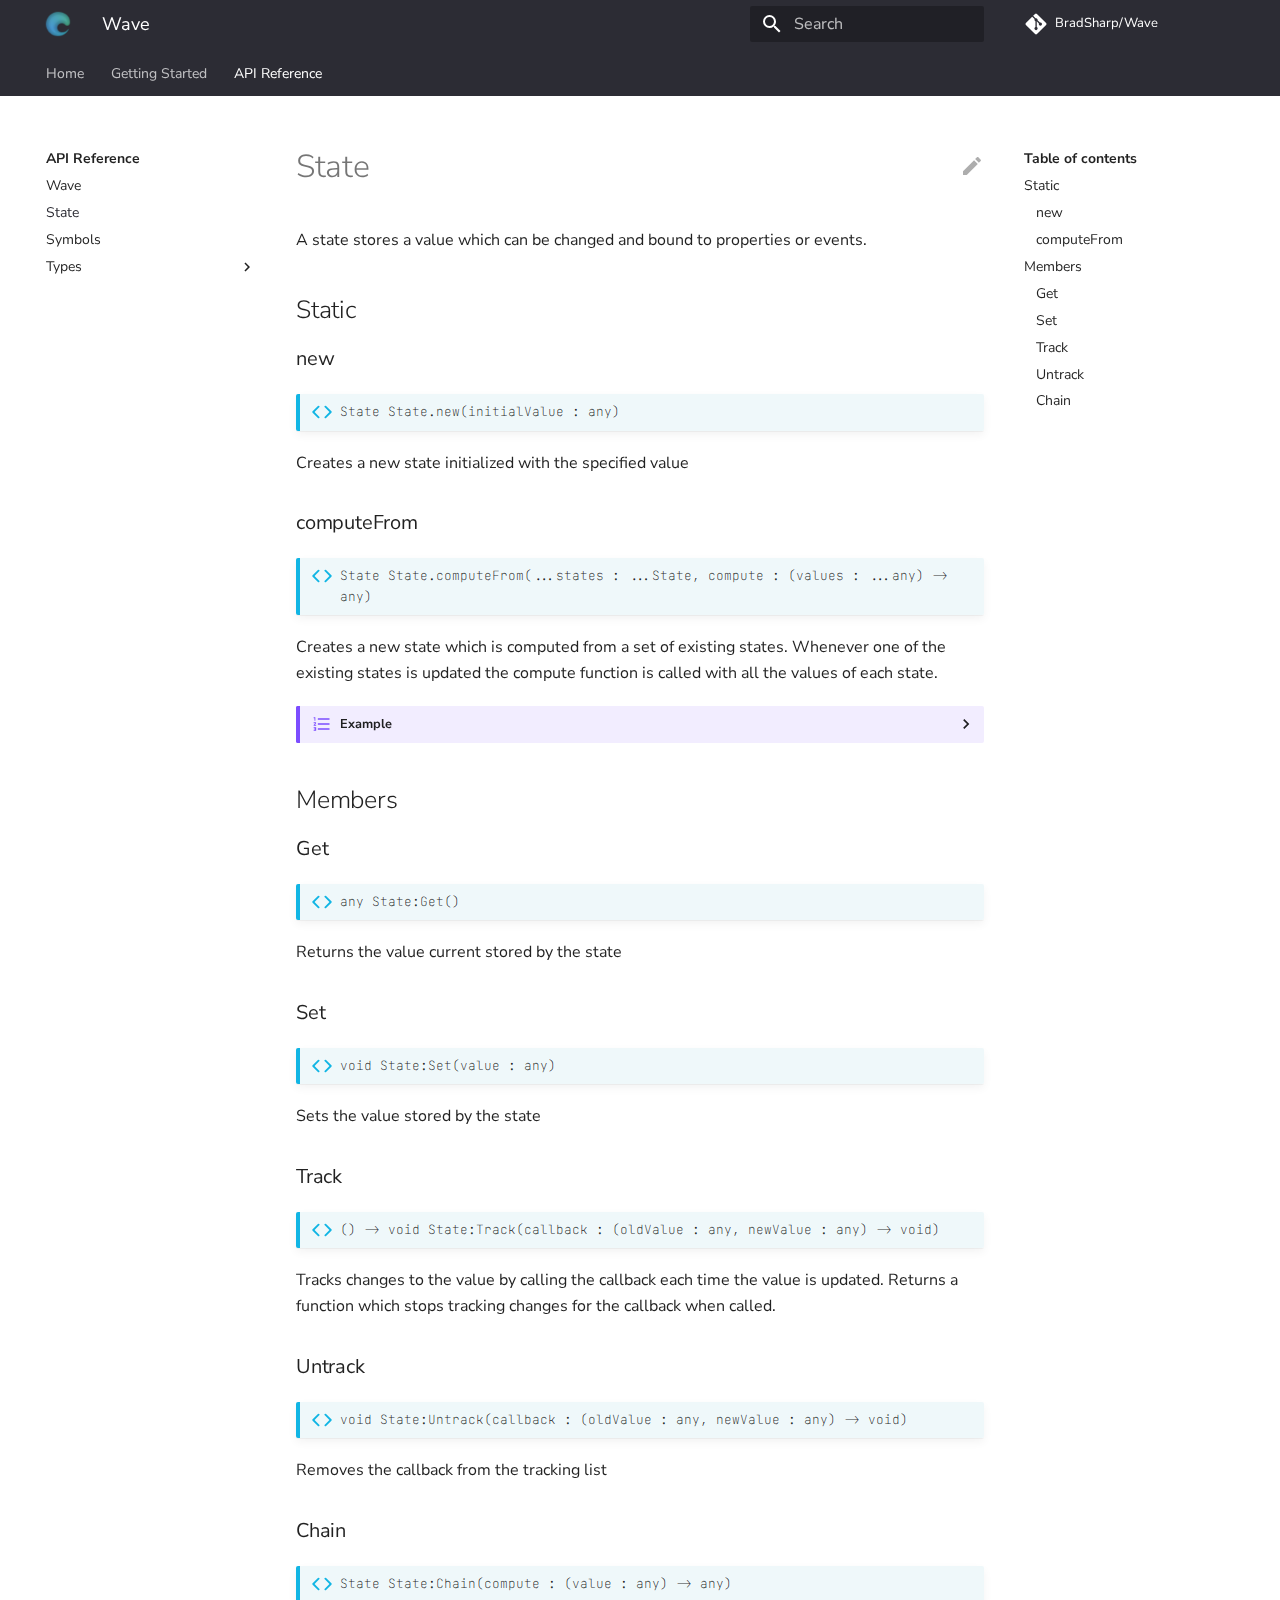
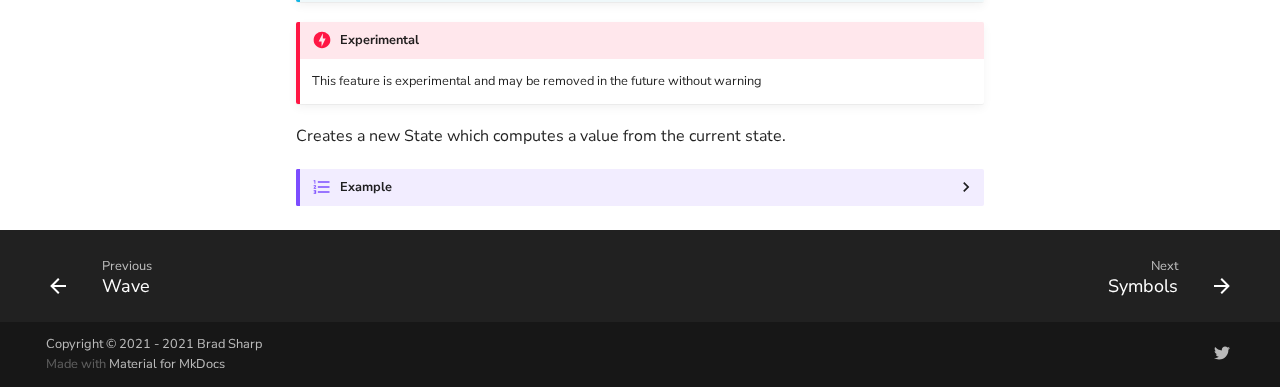
<file: api/state/index.html>
<!doctype html>
<html lang="en" class="no-js">
  <head>
    
      <meta charset="utf-8">
      <meta name="viewport" content="width=device-width,initial-scale=1">
      
      
      
      
      <link rel="icon" href="../../assets/images/logo_colored.png">
      <meta name="generator" content="mkdocs-1.2.2, mkdocs-material-7.2.6">
    
    
      
        <title>State - Wave</title>
      
    
    
      <link rel="stylesheet" href="../../assets/stylesheets/main.802231af.min.css">
      
        
        <link rel="stylesheet" href="../../assets/stylesheets/palette.3f5d1f46.min.css">
        
      
    
    
    
      
        
        <link rel="preconnect" href="https://fonts.gstatic.com" crossorigin>
        <link rel="stylesheet" href="https://fonts.googleapis.com/css?family=Nunito+Sans:300,400,400i,700%7CJetBrains+Mono&display=fallback">
        <style>:root{--md-text-font-family:"Nunito Sans";--md-code-font-family:"JetBrains Mono"}</style>
      
    
    
    
      <link rel="stylesheet" href="../../assets/stylesheets/style.css">
    
    
      


    
    
  </head>
  
  
    
    
    
    
    
    <body dir="ltr" data-md-color-scheme="" data-md-color-primary="none" data-md-color-accent="none">
  
    
    <script>function __prefix(e){return new URL("../..",location).pathname+"."+e}function __get(e,t=localStorage){return JSON.parse(t.getItem(__prefix(e)))}</script>
    
    <input class="md-toggle" data-md-toggle="drawer" type="checkbox" id="__drawer" autocomplete="off">
    <input class="md-toggle" data-md-toggle="search" type="checkbox" id="__search" autocomplete="off">
    <label class="md-overlay" for="__drawer"></label>
    <div data-md-component="skip">
      
        
        <a href="#state" class="md-skip">
          Skip to content
        </a>
      
    </div>
    <div data-md-component="announce">
      
    </div>
    
      <header class="md-header" data-md-component="header">
  <nav class="md-header__inner md-grid" aria-label="Header">
    <a href="../.." title="Wave" class="md-header__button md-logo" aria-label="Wave" data-md-component="logo">
      
  <img src="../../assets/images/logo_colored_64px.png" alt="logo">

    </a>
    <label class="md-header__button md-icon" for="__drawer">
      <svg xmlns="http://www.w3.org/2000/svg" viewBox="0 0 24 24"><path d="M3 6h18v2H3V6m0 5h18v2H3v-2m0 5h18v2H3v-2z"/></svg>
    </label>
    <div class="md-header__title" data-md-component="header-title">
      <div class="md-header__ellipsis">
        <div class="md-header__topic">
          <span class="md-ellipsis">
            Wave
          </span>
        </div>
        <div class="md-header__topic" data-md-component="header-topic">
          <span class="md-ellipsis">
            
              State
            
          </span>
        </div>
      </div>
    </div>
    
    
    
      <label class="md-header__button md-icon" for="__search">
        <svg xmlns="http://www.w3.org/2000/svg" viewBox="0 0 24 24"><path d="M9.5 3A6.5 6.5 0 0 1 16 9.5c0 1.61-.59 3.09-1.56 4.23l.27.27h.79l5 5-1.5 1.5-5-5v-.79l-.27-.27A6.516 6.516 0 0 1 9.5 16 6.5 6.5 0 0 1 3 9.5 6.5 6.5 0 0 1 9.5 3m0 2C7 5 5 7 5 9.5S7 14 9.5 14 14 12 14 9.5 12 5 9.5 5z"/></svg>
      </label>
      
<div class="md-search" data-md-component="search" role="dialog">
  <label class="md-search__overlay" for="__search"></label>
  <div class="md-search__inner" role="search">
    <form class="md-search__form" name="search">
      <input type="text" class="md-search__input" name="query" aria-label="Search" placeholder="Search" autocapitalize="off" autocorrect="off" autocomplete="off" spellcheck="false" data-md-component="search-query" required>
      <label class="md-search__icon md-icon" for="__search">
        <svg xmlns="http://www.w3.org/2000/svg" viewBox="0 0 24 24"><path d="M9.5 3A6.5 6.5 0 0 1 16 9.5c0 1.61-.59 3.09-1.56 4.23l.27.27h.79l5 5-1.5 1.5-5-5v-.79l-.27-.27A6.516 6.516 0 0 1 9.5 16 6.5 6.5 0 0 1 3 9.5 6.5 6.5 0 0 1 9.5 3m0 2C7 5 5 7 5 9.5S7 14 9.5 14 14 12 14 9.5 12 5 9.5 5z"/></svg>
        <svg xmlns="http://www.w3.org/2000/svg" viewBox="0 0 24 24"><path d="M20 11v2H8l5.5 5.5-1.42 1.42L4.16 12l7.92-7.92L13.5 5.5 8 11h12z"/></svg>
      </label>
      <nav class="md-search__options" aria-label="Search">
        
        <button type="reset" class="md-search__icon md-icon" aria-label="Clear" tabindex="-1">
          <svg xmlns="http://www.w3.org/2000/svg" viewBox="0 0 24 24"><path d="M19 6.41 17.59 5 12 10.59 6.41 5 5 6.41 10.59 12 5 17.59 6.41 19 12 13.41 17.59 19 19 17.59 13.41 12 19 6.41z"/></svg>
        </button>
      </nav>
      
    </form>
    <div class="md-search__output">
      <div class="md-search__scrollwrap" data-md-scrollfix>
        <div class="md-search-result" data-md-component="search-result">
          <div class="md-search-result__meta">
            Initializing search
          </div>
          <ol class="md-search-result__list"></ol>
        </div>
      </div>
    </div>
  </div>
</div>
    
    
      <div class="md-header__source">
        
<a href="https://github.com/BradSharp/Wave/" title="Go to repository" class="md-source" data-md-component="source">
  <div class="md-source__icon md-icon">
    
    <svg xmlns="http://www.w3.org/2000/svg" viewBox="0 0 448 512"><path d="M439.55 236.05 244 40.45a28.87 28.87 0 0 0-40.81 0l-40.66 40.63 51.52 51.52c27.06-9.14 52.68 16.77 43.39 43.68l49.66 49.66c34.23-11.8 61.18 31 35.47 56.69-26.49 26.49-70.21-2.87-56-37.34L240.22 199v121.85c25.3 12.54 22.26 41.85 9.08 55a34.34 34.34 0 0 1-48.55 0c-17.57-17.6-11.07-46.91 11.25-56v-123c-20.8-8.51-24.6-30.74-18.64-45L142.57 101 8.45 235.14a28.86 28.86 0 0 0 0 40.81l195.61 195.6a28.86 28.86 0 0 0 40.8 0l194.69-194.69a28.86 28.86 0 0 0 0-40.81z"/></svg>
  </div>
  <div class="md-source__repository">
    BradSharp/Wave
  </div>
</a>
      </div>
    
  </nav>
</header>
    
    <div class="md-container" data-md-component="container">
      
      
        
          
<nav class="md-tabs" aria-label="Tabs" data-md-component="tabs">
  <div class="md-tabs__inner md-grid">
    <ul class="md-tabs__list">
      
        
  
  


  <li class="md-tabs__item">
    <a href="../.." class="md-tabs__link">
      Home
    </a>
  </li>

      
        
  
  


  
  
  
    <li class="md-tabs__item">
      <a href="../../guide/" class="md-tabs__link">
        Getting Started
      </a>
    </li>
  

      
        
  
  
    
  


  
  
  
    <li class="md-tabs__item">
      <a href="../" class="md-tabs__link md-tabs__link--active">
        API Reference
      </a>
    </li>
  

      
    </ul>
  </div>
</nav>
        
      
      <main class="md-main" data-md-component="main">
        <div class="md-main__inner md-grid">
          
            
              
              <div class="md-sidebar md-sidebar--primary" data-md-component="sidebar" data-md-type="navigation" >
                <div class="md-sidebar__scrollwrap">
                  <div class="md-sidebar__inner">
                    

  


<nav class="md-nav md-nav--primary md-nav--lifted" aria-label="Navigation" data-md-level="0">
  <label class="md-nav__title" for="__drawer">
    <a href="../.." title="Wave" class="md-nav__button md-logo" aria-label="Wave" data-md-component="logo">
      
  <img src="../../assets/images/logo_colored_64px.png" alt="logo">

    </a>
    Wave
  </label>
  
    <div class="md-nav__source">
      
<a href="https://github.com/BradSharp/Wave/" title="Go to repository" class="md-source" data-md-component="source">
  <div class="md-source__icon md-icon">
    
    <svg xmlns="http://www.w3.org/2000/svg" viewBox="0 0 448 512"><path d="M439.55 236.05 244 40.45a28.87 28.87 0 0 0-40.81 0l-40.66 40.63 51.52 51.52c27.06-9.14 52.68 16.77 43.39 43.68l49.66 49.66c34.23-11.8 61.18 31 35.47 56.69-26.49 26.49-70.21-2.87-56-37.34L240.22 199v121.85c25.3 12.54 22.26 41.85 9.08 55a34.34 34.34 0 0 1-48.55 0c-17.57-17.6-11.07-46.91 11.25-56v-123c-20.8-8.51-24.6-30.74-18.64-45L142.57 101 8.45 235.14a28.86 28.86 0 0 0 0 40.81l195.61 195.6a28.86 28.86 0 0 0 40.8 0l194.69-194.69a28.86 28.86 0 0 0 0-40.81z"/></svg>
  </div>
  <div class="md-source__repository">
    BradSharp/Wave
  </div>
</a>
    </div>
  
  <ul class="md-nav__list" data-md-scrollfix>
    
      
      
      

  
  
  
    <li class="md-nav__item">
      <a href="../.." class="md-nav__link">
        Home
      </a>
    </li>
  

    
      
      
      

  
  
  
    
    <li class="md-nav__item md-nav__item--nested">
      
      
        <input class="md-nav__toggle md-toggle" data-md-toggle="__nav_2" type="checkbox" id="__nav_2" >
      
      <label class="md-nav__link" for="__nav_2">
        Getting Started
        <span class="md-nav__icon md-icon"></span>
      </label>
      <nav class="md-nav" aria-label="Getting Started" data-md-level="1">
        <label class="md-nav__title" for="__nav_2">
          <span class="md-nav__icon md-icon"></span>
          Getting Started
        </label>
        <ul class="md-nav__list" data-md-scrollfix>
          
            
  
  
  
    <li class="md-nav__item">
      <a href="../../guide/" class="md-nav__link">
        Introduction
      </a>
    </li>
  

          
            
  
  
  
    <li class="md-nav__item">
      <a href="../../guide/components/" class="md-nav__link">
        Components
      </a>
    </li>
  

          
            
  
  
  
    <li class="md-nav__item">
      <a href="../../guide/states/" class="md-nav__link">
        States
      </a>
    </li>
  

          
        </ul>
      </nav>
    </li>
  

    
      
      
      

  
  
    
  
  
    
    <li class="md-nav__item md-nav__item--active md-nav__item--nested">
      
      
        <input class="md-nav__toggle md-toggle" data-md-toggle="__nav_3" type="checkbox" id="__nav_3" checked>
      
      <label class="md-nav__link" for="__nav_3">
        API Reference
        <span class="md-nav__icon md-icon"></span>
      </label>
      <nav class="md-nav" aria-label="API Reference" data-md-level="1">
        <label class="md-nav__title" for="__nav_3">
          <span class="md-nav__icon md-icon"></span>
          API Reference
        </label>
        <ul class="md-nav__list" data-md-scrollfix>
          
            
  
  
  
    <li class="md-nav__item">
      <a href="../" class="md-nav__link">
        Wave
      </a>
    </li>
  

          
            
  
  
    
  
  
    <li class="md-nav__item md-nav__item--active">
      
      <input class="md-nav__toggle md-toggle" data-md-toggle="toc" type="checkbox" id="__toc">
      
      
        
      
      
        <label class="md-nav__link md-nav__link--active" for="__toc">
          State
          <span class="md-nav__icon md-icon"></span>
        </label>
      
      <a href="./" class="md-nav__link md-nav__link--active">
        State
      </a>
      
        
<nav class="md-nav md-nav--secondary" aria-label="Table of contents">
  
  
  
    
  
  
    <label class="md-nav__title" for="__toc">
      <span class="md-nav__icon md-icon"></span>
      Table of contents
    </label>
    <ul class="md-nav__list" data-md-component="toc" data-md-scrollfix>
      
        <li class="md-nav__item">
  <a href="#static" class="md-nav__link">
    Static
  </a>
  
    <nav class="md-nav" aria-label="Static">
      <ul class="md-nav__list">
        
          <li class="md-nav__item">
  <a href="#new" class="md-nav__link">
    new
  </a>
  
</li>
        
          <li class="md-nav__item">
  <a href="#computefrom" class="md-nav__link">
    computeFrom
  </a>
  
</li>
        
      </ul>
    </nav>
  
</li>
      
        <li class="md-nav__item">
  <a href="#members" class="md-nav__link">
    Members
  </a>
  
    <nav class="md-nav" aria-label="Members">
      <ul class="md-nav__list">
        
          <li class="md-nav__item">
  <a href="#get" class="md-nav__link">
    Get
  </a>
  
</li>
        
          <li class="md-nav__item">
  <a href="#set" class="md-nav__link">
    Set
  </a>
  
</li>
        
          <li class="md-nav__item">
  <a href="#track" class="md-nav__link">
    Track
  </a>
  
</li>
        
          <li class="md-nav__item">
  <a href="#untrack" class="md-nav__link">
    Untrack
  </a>
  
</li>
        
          <li class="md-nav__item">
  <a href="#chain" class="md-nav__link">
    Chain
  </a>
  
</li>
        
      </ul>
    </nav>
  
</li>
      
    </ul>
  
</nav>
      
    </li>
  

          
            
  
  
  
    <li class="md-nav__item">
      <a href="../symbols/" class="md-nav__link">
        Symbols
      </a>
    </li>
  

          
            
  
  
  
    
    <li class="md-nav__item md-nav__item--nested">
      
      
        <input class="md-nav__toggle md-toggle" data-md-toggle="__nav_3_4" type="checkbox" id="__nav_3_4" >
      
      <label class="md-nav__link" for="__nav_3_4">
        Types
        <span class="md-nav__icon md-icon"></span>
      </label>
      <nav class="md-nav" aria-label="Types" data-md-level="2">
        <label class="md-nav__title" for="__nav_3_4">
          <span class="md-nav__icon md-icon"></span>
          Types
        </label>
        <ul class="md-nav__list" data-md-scrollfix>
          
            
  
  
  
    <li class="md-nav__item">
      <a href="../app/" class="md-nav__link">
        App
      </a>
    </li>
  

          
            
  
  
  
    <li class="md-nav__item">
      <a href="../object/" class="md-nav__link">
        Object
      </a>
    </li>
  

          
        </ul>
      </nav>
    </li>
  

          
        </ul>
      </nav>
    </li>
  

    
  </ul>
</nav>
                  </div>
                </div>
              </div>
            
            
              
              <div class="md-sidebar md-sidebar--secondary" data-md-component="sidebar" data-md-type="toc" >
                <div class="md-sidebar__scrollwrap">
                  <div class="md-sidebar__inner">
                    
<nav class="md-nav md-nav--secondary" aria-label="Table of contents">
  
  
  
    
  
  
    <label class="md-nav__title" for="__toc">
      <span class="md-nav__icon md-icon"></span>
      Table of contents
    </label>
    <ul class="md-nav__list" data-md-component="toc" data-md-scrollfix>
      
        <li class="md-nav__item">
  <a href="#static" class="md-nav__link">
    Static
  </a>
  
    <nav class="md-nav" aria-label="Static">
      <ul class="md-nav__list">
        
          <li class="md-nav__item">
  <a href="#new" class="md-nav__link">
    new
  </a>
  
</li>
        
          <li class="md-nav__item">
  <a href="#computefrom" class="md-nav__link">
    computeFrom
  </a>
  
</li>
        
      </ul>
    </nav>
  
</li>
      
        <li class="md-nav__item">
  <a href="#members" class="md-nav__link">
    Members
  </a>
  
    <nav class="md-nav" aria-label="Members">
      <ul class="md-nav__list">
        
          <li class="md-nav__item">
  <a href="#get" class="md-nav__link">
    Get
  </a>
  
</li>
        
          <li class="md-nav__item">
  <a href="#set" class="md-nav__link">
    Set
  </a>
  
</li>
        
          <li class="md-nav__item">
  <a href="#track" class="md-nav__link">
    Track
  </a>
  
</li>
        
          <li class="md-nav__item">
  <a href="#untrack" class="md-nav__link">
    Untrack
  </a>
  
</li>
        
          <li class="md-nav__item">
  <a href="#chain" class="md-nav__link">
    Chain
  </a>
  
</li>
        
      </ul>
    </nav>
  
</li>
      
    </ul>
  
</nav>
                  </div>
                </div>
              </div>
            
          
          <div class="md-content" data-md-component="content">
            <article class="md-content__inner md-typeset">
              
                
                  <a href="https://github.com/BradSharp/Wave/edit/master/docs/api/state.md" title="Edit this page" class="md-content__button md-icon">
                    <svg xmlns="http://www.w3.org/2000/svg" viewBox="0 0 24 24"><path d="M20.71 7.04c.39-.39.39-1.04 0-1.41l-2.34-2.34c-.37-.39-1.02-.39-1.41 0l-1.84 1.83 3.75 3.75M3 17.25V21h3.75L17.81 9.93l-3.75-3.75L3 17.25z"/></svg>
                  </a>
                
                
                <h1 id="state">State</h1>
<p>A state stores a value which can be changed and bound to properties or events.</p>
<h2 id="static">Static</h2>
<h3 id="new">new</h3>
<div class="admonition typedef">
<p class="admonition-title">State State.new(initialValue : any)</p>
</div>
<p>Creates a new state initialized with the specified value</p>
<h3 id="computefrom">computeFrom</h3>
<div class="admonition typedef">
<p class="admonition-title">State State.computeFrom(...states : ...State, compute : (values : ...any) -&gt; any)</p>
</div>
<p>Creates a new state which is computed from a set of existing states. Whenever one of the existing states is updated the compute function is called with all the values of each state.</p>
<details class="example"><summary>Example</summary><div class="highlight"><pre><span></span><code><span class="kd">local</span> <span class="n">firstName</span> <span class="o">=</span> <span class="n">Wave</span><span class="p">.</span><span class="n">State</span><span class="p">.</span><span class="n">new</span><span class="p">(</span><span class="s2">&quot;John&quot;</span><span class="p">)</span>
<span class="kd">local</span> <span class="n">lastName</span> <span class="o">=</span> <span class="n">Wave</span><span class="p">.</span><span class="n">State</span><span class="p">.</span><span class="n">new</span><span class="p">(</span><span class="s2">&quot;Smith&quot;</span><span class="p">)</span>
<span class="kd">local</span> <span class="n">fullName</span> <span class="o">=</span> <span class="n">Wave</span><span class="p">.</span><span class="n">State</span><span class="p">.</span><span class="n">computeFrom</span><span class="p">(</span><span class="n">firstName</span><span class="p">,</span> <span class="n">lastName</span><span class="p">,</span> <span class="kr">function</span> <span class="p">(</span><span class="n">first</span><span class="p">,</span> <span class="n">last</span><span class="p">)</span>
    <span class="kr">return</span> <span class="n">first</span> <span class="o">..</span> <span class="s2">&quot; &quot;</span> <span class="o">..</span> <span class="n">last</span>
<span class="kr">end</span><span class="p">)</span>
</code></pre></div>
</details>
<h2 id="members">Members</h2>
<h3 id="get">Get</h3>
<div class="admonition typedef">
<p class="admonition-title">any State:Get()</p>
</div>
<p>Returns the value current stored by the state</p>
<h3 id="set">Set</h3>
<div class="admonition typedef">
<p class="admonition-title">void State:Set(value : any)</p>
</div>
<p>Sets the value stored by the state</p>
<h3 id="track">Track</h3>
<div class="admonition typedef">
<p class="admonition-title">() -&gt; void State:Track(callback : (oldValue : any, newValue : any) -&gt; void)</p>
</div>
<p>Tracks changes to the value by calling the callback each time the value is updated. Returns a function which stops tracking changes for the callback when called.</p>
<h3 id="untrack">Untrack</h3>
<div class="admonition typedef">
<p class="admonition-title">void State:Untrack(callback : (oldValue : any, newValue : any) -&gt; void)</p>
</div>
<p>Removes the callback from the tracking list</p>
<h3 id="chain">Chain</h3>
<div class="admonition typedef">
<p class="admonition-title">State State:Chain(compute : (value : any) -&gt; any)</p>
</div>
<div class="admonition danger">
<p class="admonition-title">Experimental</p>
<p>This feature is experimental and may be removed in the future without warning</p>
</div>
<p>Creates a new State which computes a value from the current state.</p>
<details class="example"><summary>Example</summary><div class="highlight"><pre><span></span><code><span class="kd">local</span> <span class="n">count</span> <span class="o">=</span> <span class="n">Wave</span><span class="p">.</span><span class="n">State</span><span class="p">.</span><span class="n">new</span><span class="p">(</span><span class="mi">2</span><span class="p">)</span>
<span class="kd">local</span> <span class="n">double</span> <span class="o">=</span> <span class="n">count</span><span class="p">:</span><span class="n">Chain</span><span class="p">(</span><span class="kr">function</span> <span class="p">(</span><span class="n">value</span><span class="p">)</span>
    <span class="kr">return</span> <span class="n">value</span> <span class="o">*</span> <span class="mi">2</span>
<span class="kr">end</span><span class="p">)</span>
</code></pre></div>
</details>
                
              
              
                


              
            </article>
          </div>
        </div>
        
          <a href="#" class="md-top md-icon" data-md-component="top" data-md-state="hidden">
            <svg xmlns="http://www.w3.org/2000/svg" viewBox="0 0 24 24"><path d="M13 20h-2V8l-5.5 5.5-1.42-1.42L12 4.16l7.92 7.92-1.42 1.42L13 8v12z"/></svg>
            Back to top
          </a>
        
      </main>
      
        
<footer class="md-footer">
  
    <nav class="md-footer__inner md-grid" aria-label="Footer">
      
        
        <a href="../" class="md-footer__link md-footer__link--prev" aria-label="Previous: Wave" rel="prev">
          <div class="md-footer__button md-icon">
            <svg xmlns="http://www.w3.org/2000/svg" viewBox="0 0 24 24"><path d="M20 11v2H8l5.5 5.5-1.42 1.42L4.16 12l7.92-7.92L13.5 5.5 8 11h12z"/></svg>
          </div>
          <div class="md-footer__title">
            <div class="md-ellipsis">
              <span class="md-footer__direction">
                Previous
              </span>
              Wave
            </div>
          </div>
        </a>
      
      
        
        <a href="../symbols/" class="md-footer__link md-footer__link--next" aria-label="Next: Symbols" rel="next">
          <div class="md-footer__title">
            <div class="md-ellipsis">
              <span class="md-footer__direction">
                Next
              </span>
              Symbols
            </div>
          </div>
          <div class="md-footer__button md-icon">
            <svg xmlns="http://www.w3.org/2000/svg" viewBox="0 0 24 24"><path d="M4 11v2h12l-5.5 5.5 1.42 1.42L19.84 12l-7.92-7.92L10.5 5.5 16 11H4z"/></svg>
          </div>
        </a>
      
    </nav>
  
  <div class="md-footer-meta md-typeset">
    <div class="md-footer-meta__inner md-grid">
      <div class="md-footer-copyright">
        
          <div class="md-footer-copyright__highlight">
            Copyright &copy; 2021 - 2021 Brad Sharp
          </div>
        
        Made with
        <a href="https://squidfunk.github.io/mkdocs-material/" target="_blank" rel="noopener">
          Material for MkDocs
        </a>
        
      </div>
      
  <div class="md-footer-social">
    
      
      
        
        
      
      <a href="https://twitter.com/bradsharppp" target="_blank" rel="noopener" title="twitter.com" class="md-footer-social__link">
        <svg xmlns="http://www.w3.org/2000/svg" viewBox="0 0 512 512"><path d="M459.37 151.716c.325 4.548.325 9.097.325 13.645 0 138.72-105.583 298.558-298.558 298.558-59.452 0-114.68-17.219-161.137-47.106 8.447.974 16.568 1.299 25.34 1.299 49.055 0 94.213-16.568 130.274-44.832-46.132-.975-84.792-31.188-98.112-72.772 6.498.974 12.995 1.624 19.818 1.624 9.421 0 18.843-1.3 27.614-3.573-48.081-9.747-84.143-51.98-84.143-102.985v-1.299c13.969 7.797 30.214 12.67 47.431 13.319-28.264-18.843-46.781-51.005-46.781-87.391 0-19.492 5.197-37.36 14.294-52.954 51.655 63.675 129.3 105.258 216.365 109.807-1.624-7.797-2.599-15.918-2.599-24.04 0-57.828 46.782-104.934 104.934-104.934 30.213 0 57.502 12.67 76.67 33.137 23.715-4.548 46.456-13.32 66.599-25.34-7.798 24.366-24.366 44.833-46.132 57.827 21.117-2.273 41.584-8.122 60.426-16.243-14.292 20.791-32.161 39.308-52.628 54.253z"/></svg>
      </a>
    
  </div>

    </div>
  </div>
</footer>
      
    </div>
    <div class="md-dialog" data-md-component="dialog">
      <div class="md-dialog__inner md-typeset"></div>
    </div>
    <script id="__config" type="application/json">{"base": "../..", "features": ["navigation.indexes", "navigation.tabs", "navigation.tracking", "navigation.top"], "translations": {"clipboard.copy": "Copy to clipboard", "clipboard.copied": "Copied to clipboard", "search.config.lang": "en", "search.config.pipeline": "trimmer, stopWordFilter", "search.config.separator": "[\\s\\-]+", "search.placeholder": "Search", "search.result.placeholder": "Type to start searching", "search.result.none": "No matching documents", "search.result.one": "1 matching document", "search.result.other": "# matching documents", "search.result.more.one": "1 more on this page", "search.result.more.other": "# more on this page", "search.result.term.missing": "Missing", "select.version.title": "Select version"}, "search": "../../assets/javascripts/workers/search.409db549.min.js", "version": null}</script>
    
    
      <script src="../../assets/javascripts/bundle.756773cc.min.js"></script>
      
    
  </body>
</html>
</file>
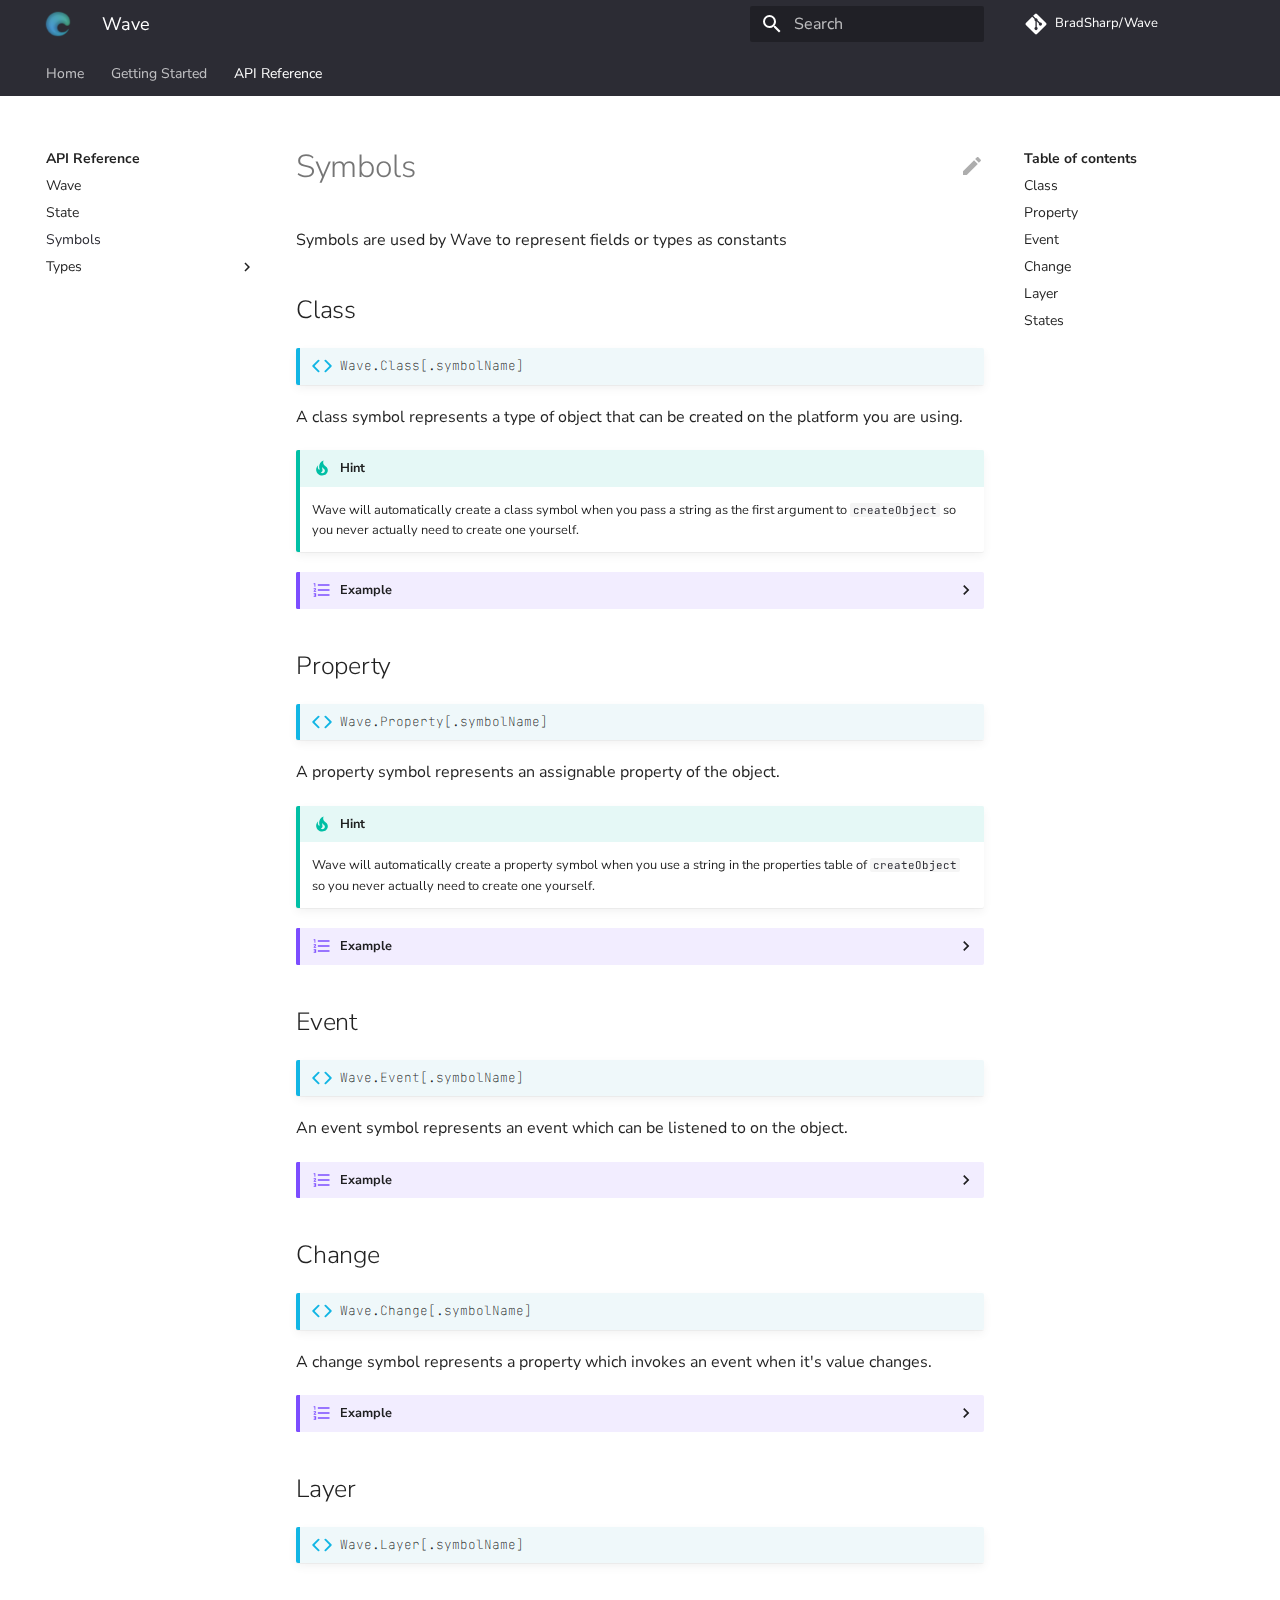
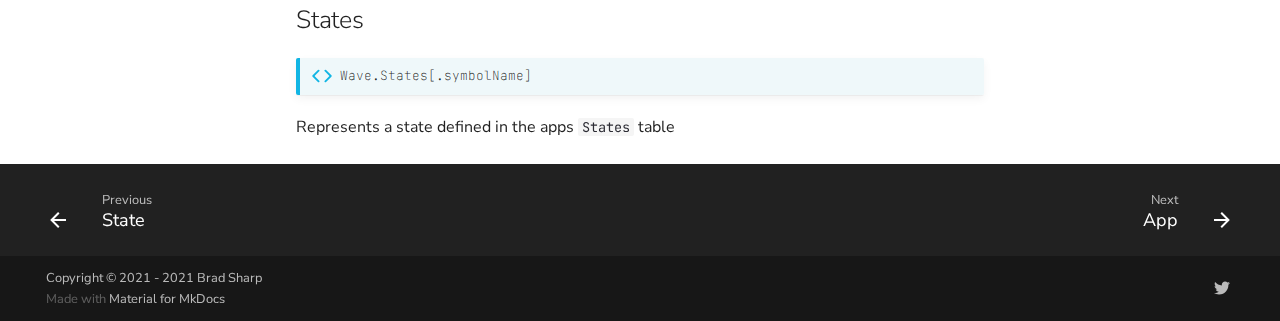
<file: api/symbols/index.html>
<!doctype html>
<html lang="en" class="no-js">
  <head>
    
      <meta charset="utf-8">
      <meta name="viewport" content="width=device-width,initial-scale=1">
      
      
      
      
      <link rel="icon" href="../../assets/images/logo_colored.png">
      <meta name="generator" content="mkdocs-1.2.2, mkdocs-material-7.2.6">
    
    
      
        <title>Symbols - Wave</title>
      
    
    
      <link rel="stylesheet" href="../../assets/stylesheets/main.802231af.min.css">
      
        
        <link rel="stylesheet" href="../../assets/stylesheets/palette.3f5d1f46.min.css">
        
      
    
    
    
      
        
        <link rel="preconnect" href="https://fonts.gstatic.com" crossorigin>
        <link rel="stylesheet" href="https://fonts.googleapis.com/css?family=Nunito+Sans:300,400,400i,700%7CJetBrains+Mono&display=fallback">
        <style>:root{--md-text-font-family:"Nunito Sans";--md-code-font-family:"JetBrains Mono"}</style>
      
    
    
    
      <link rel="stylesheet" href="../../assets/stylesheets/style.css">
    
    
      


    
    
  </head>
  
  
    
    
    
    
    
    <body dir="ltr" data-md-color-scheme="" data-md-color-primary="none" data-md-color-accent="none">
  
    
    <script>function __prefix(e){return new URL("../..",location).pathname+"."+e}function __get(e,t=localStorage){return JSON.parse(t.getItem(__prefix(e)))}</script>
    
    <input class="md-toggle" data-md-toggle="drawer" type="checkbox" id="__drawer" autocomplete="off">
    <input class="md-toggle" data-md-toggle="search" type="checkbox" id="__search" autocomplete="off">
    <label class="md-overlay" for="__drawer"></label>
    <div data-md-component="skip">
      
        
        <a href="#symbols" class="md-skip">
          Skip to content
        </a>
      
    </div>
    <div data-md-component="announce">
      
    </div>
    
      <header class="md-header" data-md-component="header">
  <nav class="md-header__inner md-grid" aria-label="Header">
    <a href="../.." title="Wave" class="md-header__button md-logo" aria-label="Wave" data-md-component="logo">
      
  <img src="../../assets/images/logo_colored_64px.png" alt="logo">

    </a>
    <label class="md-header__button md-icon" for="__drawer">
      <svg xmlns="http://www.w3.org/2000/svg" viewBox="0 0 24 24"><path d="M3 6h18v2H3V6m0 5h18v2H3v-2m0 5h18v2H3v-2z"/></svg>
    </label>
    <div class="md-header__title" data-md-component="header-title">
      <div class="md-header__ellipsis">
        <div class="md-header__topic">
          <span class="md-ellipsis">
            Wave
          </span>
        </div>
        <div class="md-header__topic" data-md-component="header-topic">
          <span class="md-ellipsis">
            
              Symbols
            
          </span>
        </div>
      </div>
    </div>
    
    
    
      <label class="md-header__button md-icon" for="__search">
        <svg xmlns="http://www.w3.org/2000/svg" viewBox="0 0 24 24"><path d="M9.5 3A6.5 6.5 0 0 1 16 9.5c0 1.61-.59 3.09-1.56 4.23l.27.27h.79l5 5-1.5 1.5-5-5v-.79l-.27-.27A6.516 6.516 0 0 1 9.5 16 6.5 6.5 0 0 1 3 9.5 6.5 6.5 0 0 1 9.5 3m0 2C7 5 5 7 5 9.5S7 14 9.5 14 14 12 14 9.5 12 5 9.5 5z"/></svg>
      </label>
      
<div class="md-search" data-md-component="search" role="dialog">
  <label class="md-search__overlay" for="__search"></label>
  <div class="md-search__inner" role="search">
    <form class="md-search__form" name="search">
      <input type="text" class="md-search__input" name="query" aria-label="Search" placeholder="Search" autocapitalize="off" autocorrect="off" autocomplete="off" spellcheck="false" data-md-component="search-query" required>
      <label class="md-search__icon md-icon" for="__search">
        <svg xmlns="http://www.w3.org/2000/svg" viewBox="0 0 24 24"><path d="M9.5 3A6.5 6.5 0 0 1 16 9.5c0 1.61-.59 3.09-1.56 4.23l.27.27h.79l5 5-1.5 1.5-5-5v-.79l-.27-.27A6.516 6.516 0 0 1 9.5 16 6.5 6.5 0 0 1 3 9.5 6.5 6.5 0 0 1 9.5 3m0 2C7 5 5 7 5 9.5S7 14 9.5 14 14 12 14 9.5 12 5 9.5 5z"/></svg>
        <svg xmlns="http://www.w3.org/2000/svg" viewBox="0 0 24 24"><path d="M20 11v2H8l5.5 5.5-1.42 1.42L4.16 12l7.92-7.92L13.5 5.5 8 11h12z"/></svg>
      </label>
      <nav class="md-search__options" aria-label="Search">
        
        <button type="reset" class="md-search__icon md-icon" aria-label="Clear" tabindex="-1">
          <svg xmlns="http://www.w3.org/2000/svg" viewBox="0 0 24 24"><path d="M19 6.41 17.59 5 12 10.59 6.41 5 5 6.41 10.59 12 5 17.59 6.41 19 12 13.41 17.59 19 19 17.59 13.41 12 19 6.41z"/></svg>
        </button>
      </nav>
      
    </form>
    <div class="md-search__output">
      <div class="md-search__scrollwrap" data-md-scrollfix>
        <div class="md-search-result" data-md-component="search-result">
          <div class="md-search-result__meta">
            Initializing search
          </div>
          <ol class="md-search-result__list"></ol>
        </div>
      </div>
    </div>
  </div>
</div>
    
    
      <div class="md-header__source">
        
<a href="https://github.com/BradSharp/Wave/" title="Go to repository" class="md-source" data-md-component="source">
  <div class="md-source__icon md-icon">
    
    <svg xmlns="http://www.w3.org/2000/svg" viewBox="0 0 448 512"><path d="M439.55 236.05 244 40.45a28.87 28.87 0 0 0-40.81 0l-40.66 40.63 51.52 51.52c27.06-9.14 52.68 16.77 43.39 43.68l49.66 49.66c34.23-11.8 61.18 31 35.47 56.69-26.49 26.49-70.21-2.87-56-37.34L240.22 199v121.85c25.3 12.54 22.26 41.85 9.08 55a34.34 34.34 0 0 1-48.55 0c-17.57-17.6-11.07-46.91 11.25-56v-123c-20.8-8.51-24.6-30.74-18.64-45L142.57 101 8.45 235.14a28.86 28.86 0 0 0 0 40.81l195.61 195.6a28.86 28.86 0 0 0 40.8 0l194.69-194.69a28.86 28.86 0 0 0 0-40.81z"/></svg>
  </div>
  <div class="md-source__repository">
    BradSharp/Wave
  </div>
</a>
      </div>
    
  </nav>
</header>
    
    <div class="md-container" data-md-component="container">
      
      
        
          
<nav class="md-tabs" aria-label="Tabs" data-md-component="tabs">
  <div class="md-tabs__inner md-grid">
    <ul class="md-tabs__list">
      
        
  
  


  <li class="md-tabs__item">
    <a href="../.." class="md-tabs__link">
      Home
    </a>
  </li>

      
        
  
  


  
  
  
    <li class="md-tabs__item">
      <a href="../../guide/" class="md-tabs__link">
        Getting Started
      </a>
    </li>
  

      
        
  
  
    
  


  
  
  
    <li class="md-tabs__item">
      <a href="../" class="md-tabs__link md-tabs__link--active">
        API Reference
      </a>
    </li>
  

      
    </ul>
  </div>
</nav>
        
      
      <main class="md-main" data-md-component="main">
        <div class="md-main__inner md-grid">
          
            
              
              <div class="md-sidebar md-sidebar--primary" data-md-component="sidebar" data-md-type="navigation" >
                <div class="md-sidebar__scrollwrap">
                  <div class="md-sidebar__inner">
                    

  


<nav class="md-nav md-nav--primary md-nav--lifted" aria-label="Navigation" data-md-level="0">
  <label class="md-nav__title" for="__drawer">
    <a href="../.." title="Wave" class="md-nav__button md-logo" aria-label="Wave" data-md-component="logo">
      
  <img src="../../assets/images/logo_colored_64px.png" alt="logo">

    </a>
    Wave
  </label>
  
    <div class="md-nav__source">
      
<a href="https://github.com/BradSharp/Wave/" title="Go to repository" class="md-source" data-md-component="source">
  <div class="md-source__icon md-icon">
    
    <svg xmlns="http://www.w3.org/2000/svg" viewBox="0 0 448 512"><path d="M439.55 236.05 244 40.45a28.87 28.87 0 0 0-40.81 0l-40.66 40.63 51.52 51.52c27.06-9.14 52.68 16.77 43.39 43.68l49.66 49.66c34.23-11.8 61.18 31 35.47 56.69-26.49 26.49-70.21-2.87-56-37.34L240.22 199v121.85c25.3 12.54 22.26 41.85 9.08 55a34.34 34.34 0 0 1-48.55 0c-17.57-17.6-11.07-46.91 11.25-56v-123c-20.8-8.51-24.6-30.74-18.64-45L142.57 101 8.45 235.14a28.86 28.86 0 0 0 0 40.81l195.61 195.6a28.86 28.86 0 0 0 40.8 0l194.69-194.69a28.86 28.86 0 0 0 0-40.81z"/></svg>
  </div>
  <div class="md-source__repository">
    BradSharp/Wave
  </div>
</a>
    </div>
  
  <ul class="md-nav__list" data-md-scrollfix>
    
      
      
      

  
  
  
    <li class="md-nav__item">
      <a href="../.." class="md-nav__link">
        Home
      </a>
    </li>
  

    
      
      
      

  
  
  
    
    <li class="md-nav__item md-nav__item--nested">
      
      
        <input class="md-nav__toggle md-toggle" data-md-toggle="__nav_2" type="checkbox" id="__nav_2" >
      
      <label class="md-nav__link" for="__nav_2">
        Getting Started
        <span class="md-nav__icon md-icon"></span>
      </label>
      <nav class="md-nav" aria-label="Getting Started" data-md-level="1">
        <label class="md-nav__title" for="__nav_2">
          <span class="md-nav__icon md-icon"></span>
          Getting Started
        </label>
        <ul class="md-nav__list" data-md-scrollfix>
          
            
  
  
  
    <li class="md-nav__item">
      <a href="../../guide/" class="md-nav__link">
        Introduction
      </a>
    </li>
  

          
            
  
  
  
    <li class="md-nav__item">
      <a href="../../guide/components/" class="md-nav__link">
        Components
      </a>
    </li>
  

          
            
  
  
  
    <li class="md-nav__item">
      <a href="../../guide/states/" class="md-nav__link">
        States
      </a>
    </li>
  

          
        </ul>
      </nav>
    </li>
  

    
      
      
      

  
  
    
  
  
    
    <li class="md-nav__item md-nav__item--active md-nav__item--nested">
      
      
        <input class="md-nav__toggle md-toggle" data-md-toggle="__nav_3" type="checkbox" id="__nav_3" checked>
      
      <label class="md-nav__link" for="__nav_3">
        API Reference
        <span class="md-nav__icon md-icon"></span>
      </label>
      <nav class="md-nav" aria-label="API Reference" data-md-level="1">
        <label class="md-nav__title" for="__nav_3">
          <span class="md-nav__icon md-icon"></span>
          API Reference
        </label>
        <ul class="md-nav__list" data-md-scrollfix>
          
            
  
  
  
    <li class="md-nav__item">
      <a href="../" class="md-nav__link">
        Wave
      </a>
    </li>
  

          
            
  
  
  
    <li class="md-nav__item">
      <a href="../state/" class="md-nav__link">
        State
      </a>
    </li>
  

          
            
  
  
    
  
  
    <li class="md-nav__item md-nav__item--active">
      
      <input class="md-nav__toggle md-toggle" data-md-toggle="toc" type="checkbox" id="__toc">
      
      
        
      
      
        <label class="md-nav__link md-nav__link--active" for="__toc">
          Symbols
          <span class="md-nav__icon md-icon"></span>
        </label>
      
      <a href="./" class="md-nav__link md-nav__link--active">
        Symbols
      </a>
      
        
<nav class="md-nav md-nav--secondary" aria-label="Table of contents">
  
  
  
    
  
  
    <label class="md-nav__title" for="__toc">
      <span class="md-nav__icon md-icon"></span>
      Table of contents
    </label>
    <ul class="md-nav__list" data-md-component="toc" data-md-scrollfix>
      
        <li class="md-nav__item">
  <a href="#class" class="md-nav__link">
    Class
  </a>
  
</li>
      
        <li class="md-nav__item">
  <a href="#property" class="md-nav__link">
    Property
  </a>
  
</li>
      
        <li class="md-nav__item">
  <a href="#event" class="md-nav__link">
    Event
  </a>
  
</li>
      
        <li class="md-nav__item">
  <a href="#change" class="md-nav__link">
    Change
  </a>
  
</li>
      
        <li class="md-nav__item">
  <a href="#layer" class="md-nav__link">
    Layer
  </a>
  
</li>
      
        <li class="md-nav__item">
  <a href="#states" class="md-nav__link">
    States
  </a>
  
</li>
      
    </ul>
  
</nav>
      
    </li>
  

          
            
  
  
  
    
    <li class="md-nav__item md-nav__item--nested">
      
      
        <input class="md-nav__toggle md-toggle" data-md-toggle="__nav_3_4" type="checkbox" id="__nav_3_4" >
      
      <label class="md-nav__link" for="__nav_3_4">
        Types
        <span class="md-nav__icon md-icon"></span>
      </label>
      <nav class="md-nav" aria-label="Types" data-md-level="2">
        <label class="md-nav__title" for="__nav_3_4">
          <span class="md-nav__icon md-icon"></span>
          Types
        </label>
        <ul class="md-nav__list" data-md-scrollfix>
          
            
  
  
  
    <li class="md-nav__item">
      <a href="../app/" class="md-nav__link">
        App
      </a>
    </li>
  

          
            
  
  
  
    <li class="md-nav__item">
      <a href="../object/" class="md-nav__link">
        Object
      </a>
    </li>
  

          
        </ul>
      </nav>
    </li>
  

          
        </ul>
      </nav>
    </li>
  

    
  </ul>
</nav>
                  </div>
                </div>
              </div>
            
            
              
              <div class="md-sidebar md-sidebar--secondary" data-md-component="sidebar" data-md-type="toc" >
                <div class="md-sidebar__scrollwrap">
                  <div class="md-sidebar__inner">
                    
<nav class="md-nav md-nav--secondary" aria-label="Table of contents">
  
  
  
    
  
  
    <label class="md-nav__title" for="__toc">
      <span class="md-nav__icon md-icon"></span>
      Table of contents
    </label>
    <ul class="md-nav__list" data-md-component="toc" data-md-scrollfix>
      
        <li class="md-nav__item">
  <a href="#class" class="md-nav__link">
    Class
  </a>
  
</li>
      
        <li class="md-nav__item">
  <a href="#property" class="md-nav__link">
    Property
  </a>
  
</li>
      
        <li class="md-nav__item">
  <a href="#event" class="md-nav__link">
    Event
  </a>
  
</li>
      
        <li class="md-nav__item">
  <a href="#change" class="md-nav__link">
    Change
  </a>
  
</li>
      
        <li class="md-nav__item">
  <a href="#layer" class="md-nav__link">
    Layer
  </a>
  
</li>
      
        <li class="md-nav__item">
  <a href="#states" class="md-nav__link">
    States
  </a>
  
</li>
      
    </ul>
  
</nav>
                  </div>
                </div>
              </div>
            
          
          <div class="md-content" data-md-component="content">
            <article class="md-content__inner md-typeset">
              
                
                  <a href="https://github.com/BradSharp/Wave/edit/master/docs/api/symbols.md" title="Edit this page" class="md-content__button md-icon">
                    <svg xmlns="http://www.w3.org/2000/svg" viewBox="0 0 24 24"><path d="M20.71 7.04c.39-.39.39-1.04 0-1.41l-2.34-2.34c-.37-.39-1.02-.39-1.41 0l-1.84 1.83 3.75 3.75M3 17.25V21h3.75L17.81 9.93l-3.75-3.75L3 17.25z"/></svg>
                  </a>
                
                
                <h1 id="symbols">Symbols</h1>
<p>Symbols are used by Wave to represent fields or types as constants</p>
<h2 id="class">Class</h2>
<div class="admonition typedef">
<p class="admonition-title">Wave.Class[.symbolName]</p>
</div>
<p>A class symbol represents a type of object that can be created on the platform you are using.</p>
<div class="admonition hint">
<p class="admonition-title">Hint</p>
<p>Wave will automatically create a class symbol when you pass a string as the first argument to <code>createObject</code> so you never actually need to create one yourself.</p>
</div>
<details class="example"><summary>Example</summary><div class="highlight"><pre><span></span><code><span class="hll"><span class="n">Wave</span><span class="p">.</span><span class="n">createObject</span><span class="p">(</span><span class="n">Wave</span><span class="p">.</span><span class="n">Class</span><span class="p">.</span><span class="n">TextBox</span><span class="p">,</span> <span class="p">{</span>
</span>    <span class="p">[</span><span class="n">Wave</span><span class="p">.</span><span class="n">Property</span><span class="p">.</span><span class="n">TextColor</span><span class="p">]</span> <span class="o">=</span> <span class="n">Color3</span><span class="p">.</span><span class="n">fromHex</span><span class="p">(</span><span class="s2">&quot;ffffff&quot;</span><span class="p">),</span>
    <span class="p">[</span><span class="n">Wave</span><span class="p">.</span><span class="n">Event</span><span class="p">.</span><span class="n">MouseClick</span><span class="p">]</span> <span class="o">=</span> <span class="n">event</span><span class="p">,</span>
    <span class="p">[</span><span class="n">Wave</span><span class="p">.</span><span class="n">Change</span><span class="p">.</span><span class="n">Text</span><span class="p">]</span> <span class="o">=</span> <span class="n">textInput</span><span class="p">,</span>
<span class="p">})</span>
</code></pre></div>
</details>
<h2 id="property">Property</h2>
<div class="admonition typedef">
<p class="admonition-title">Wave.Property[.symbolName]</p>
</div>
<p>A property symbol represents an assignable property of the object.</p>
<div class="admonition hint">
<p class="admonition-title">Hint</p>
<p>Wave will automatically create a property symbol when you use a string in the properties table of <code>createObject</code> so you never actually need to create one yourself.</p>
</div>
<details class="example"><summary>Example</summary><div class="highlight"><pre><span></span><code><span class="n">Wave</span><span class="p">.</span><span class="n">createObject</span><span class="p">(</span><span class="n">Wave</span><span class="p">.</span><span class="n">Class</span><span class="p">.</span><span class="n">TextBox</span><span class="p">,</span> <span class="p">{</span>
<span class="hll">    <span class="p">[</span><span class="n">Wave</span><span class="p">.</span><span class="n">Property</span><span class="p">.</span><span class="n">TextColor</span><span class="p">]</span> <span class="o">=</span> <span class="n">Color3</span><span class="p">.</span><span class="n">fromHex</span><span class="p">(</span><span class="s2">&quot;ffffff&quot;</span><span class="p">),</span>
</span>    <span class="p">[</span><span class="n">Wave</span><span class="p">.</span><span class="n">Event</span><span class="p">.</span><span class="n">MouseClick</span><span class="p">]</span> <span class="o">=</span> <span class="n">event</span><span class="p">,</span>
    <span class="p">[</span><span class="n">Wave</span><span class="p">.</span><span class="n">Change</span><span class="p">.</span><span class="n">Text</span><span class="p">]</span> <span class="o">=</span> <span class="n">textInput</span><span class="p">,</span>
<span class="p">})</span>
</code></pre></div>
</details>
<h2 id="event">Event</h2>
<div class="admonition typedef">
<p class="admonition-title">Wave.Event[.symbolName]</p>
</div>
<p>An event symbol represents an event which can be listened to on the object.</p>
<details class="example"><summary>Example</summary><div class="highlight"><pre><span></span><code><span class="n">Wave</span><span class="p">.</span><span class="n">createObject</span><span class="p">(</span><span class="n">Wave</span><span class="p">.</span><span class="n">Class</span><span class="p">.</span><span class="n">TextBox</span><span class="p">,</span> <span class="p">{</span>
    <span class="p">[</span><span class="n">Wave</span><span class="p">.</span><span class="n">Property</span><span class="p">.</span><span class="n">TextColor</span><span class="p">]</span> <span class="o">=</span> <span class="n">Color3</span><span class="p">.</span><span class="n">fromHex</span><span class="p">(</span><span class="s2">&quot;ffffff&quot;</span><span class="p">),</span>
<span class="hll">    <span class="p">[</span><span class="n">Wave</span><span class="p">.</span><span class="n">Event</span><span class="p">.</span><span class="n">MouseClick</span><span class="p">]</span> <span class="o">=</span> <span class="n">event</span><span class="p">,</span>
</span>    <span class="p">[</span><span class="n">Wave</span><span class="p">.</span><span class="n">Change</span><span class="p">.</span><span class="n">Text</span><span class="p">]</span> <span class="o">=</span> <span class="n">textInput</span><span class="p">,</span>
<span class="p">})</span>
</code></pre></div>
</details>
<h2 id="change">Change</h2>
<div class="admonition typedef">
<p class="admonition-title">Wave.Change[.symbolName]</p>
</div>
<p>A change symbol represents a property which invokes an event when it's value changes.</p>
<details class="example"><summary>Example</summary><div class="highlight"><pre><span></span><code><span class="n">Wave</span><span class="p">.</span><span class="n">createObject</span><span class="p">(</span><span class="n">Wave</span><span class="p">.</span><span class="n">Class</span><span class="p">.</span><span class="n">TextBox</span><span class="p">,</span> <span class="p">{</span>
    <span class="p">[</span><span class="n">Wave</span><span class="p">.</span><span class="n">Property</span><span class="p">.</span><span class="n">TextColor</span><span class="p">]</span> <span class="o">=</span> <span class="n">Color3</span><span class="p">.</span><span class="n">fromHex</span><span class="p">(</span><span class="s2">&quot;ffffff&quot;</span><span class="p">),</span>
    <span class="p">[</span><span class="n">Wave</span><span class="p">.</span><span class="n">Event</span><span class="p">.</span><span class="n">MouseClick</span><span class="p">]</span> <span class="o">=</span> <span class="n">event</span><span class="p">,</span>
<span class="hll">    <span class="p">[</span><span class="n">Wave</span><span class="p">.</span><span class="n">Change</span><span class="p">.</span><span class="n">Text</span><span class="p">]</span> <span class="o">=</span> <span class="n">textInput</span><span class="p">,</span>
</span><span class="p">})</span>
</code></pre></div>
</details>
<h2 id="layer">Layer</h2>
<div class="admonition typedef">
<p class="admonition-title">Wave.Layer[.symbolName]</p>
</div>
<h2 id="states">States</h2>
<div class="admonition typedef">
<p class="admonition-title">Wave.States[.symbolName]</p>
</div>
<p>Represents a state defined in the apps <code>States</code> table</p>
                
              
              
                


              
            </article>
          </div>
        </div>
        
          <a href="#" class="md-top md-icon" data-md-component="top" data-md-state="hidden">
            <svg xmlns="http://www.w3.org/2000/svg" viewBox="0 0 24 24"><path d="M13 20h-2V8l-5.5 5.5-1.42-1.42L12 4.16l7.92 7.92-1.42 1.42L13 8v12z"/></svg>
            Back to top
          </a>
        
      </main>
      
        
<footer class="md-footer">
  
    <nav class="md-footer__inner md-grid" aria-label="Footer">
      
        
        <a href="../state/" class="md-footer__link md-footer__link--prev" aria-label="Previous: State" rel="prev">
          <div class="md-footer__button md-icon">
            <svg xmlns="http://www.w3.org/2000/svg" viewBox="0 0 24 24"><path d="M20 11v2H8l5.5 5.5-1.42 1.42L4.16 12l7.92-7.92L13.5 5.5 8 11h12z"/></svg>
          </div>
          <div class="md-footer__title">
            <div class="md-ellipsis">
              <span class="md-footer__direction">
                Previous
              </span>
              State
            </div>
          </div>
        </a>
      
      
        
        <a href="../app/" class="md-footer__link md-footer__link--next" aria-label="Next: App" rel="next">
          <div class="md-footer__title">
            <div class="md-ellipsis">
              <span class="md-footer__direction">
                Next
              </span>
              App
            </div>
          </div>
          <div class="md-footer__button md-icon">
            <svg xmlns="http://www.w3.org/2000/svg" viewBox="0 0 24 24"><path d="M4 11v2h12l-5.5 5.5 1.42 1.42L19.84 12l-7.92-7.92L10.5 5.5 16 11H4z"/></svg>
          </div>
        </a>
      
    </nav>
  
  <div class="md-footer-meta md-typeset">
    <div class="md-footer-meta__inner md-grid">
      <div class="md-footer-copyright">
        
          <div class="md-footer-copyright__highlight">
            Copyright &copy; 2021 - 2021 Brad Sharp
          </div>
        
        Made with
        <a href="https://squidfunk.github.io/mkdocs-material/" target="_blank" rel="noopener">
          Material for MkDocs
        </a>
        
      </div>
      
  <div class="md-footer-social">
    
      
      
        
        
      
      <a href="https://twitter.com/bradsharppp" target="_blank" rel="noopener" title="twitter.com" class="md-footer-social__link">
        <svg xmlns="http://www.w3.org/2000/svg" viewBox="0 0 512 512"><path d="M459.37 151.716c.325 4.548.325 9.097.325 13.645 0 138.72-105.583 298.558-298.558 298.558-59.452 0-114.68-17.219-161.137-47.106 8.447.974 16.568 1.299 25.34 1.299 49.055 0 94.213-16.568 130.274-44.832-46.132-.975-84.792-31.188-98.112-72.772 6.498.974 12.995 1.624 19.818 1.624 9.421 0 18.843-1.3 27.614-3.573-48.081-9.747-84.143-51.98-84.143-102.985v-1.299c13.969 7.797 30.214 12.67 47.431 13.319-28.264-18.843-46.781-51.005-46.781-87.391 0-19.492 5.197-37.36 14.294-52.954 51.655 63.675 129.3 105.258 216.365 109.807-1.624-7.797-2.599-15.918-2.599-24.04 0-57.828 46.782-104.934 104.934-104.934 30.213 0 57.502 12.67 76.67 33.137 23.715-4.548 46.456-13.32 66.599-25.34-7.798 24.366-24.366 44.833-46.132 57.827 21.117-2.273 41.584-8.122 60.426-16.243-14.292 20.791-32.161 39.308-52.628 54.253z"/></svg>
      </a>
    
  </div>

    </div>
  </div>
</footer>
      
    </div>
    <div class="md-dialog" data-md-component="dialog">
      <div class="md-dialog__inner md-typeset"></div>
    </div>
    <script id="__config" type="application/json">{"base": "../..", "features": ["navigation.indexes", "navigation.tabs", "navigation.tracking", "navigation.top"], "translations": {"clipboard.copy": "Copy to clipboard", "clipboard.copied": "Copied to clipboard", "search.config.lang": "en", "search.config.pipeline": "trimmer, stopWordFilter", "search.config.separator": "[\\s\\-]+", "search.placeholder": "Search", "search.result.placeholder": "Type to start searching", "search.result.none": "No matching documents", "search.result.one": "1 matching document", "search.result.other": "# matching documents", "search.result.more.one": "1 more on this page", "search.result.more.other": "# more on this page", "search.result.term.missing": "Missing", "select.version.title": "Select version"}, "search": "../../assets/javascripts/workers/search.409db549.min.js", "version": null}</script>
    
    
      <script src="../../assets/javascripts/bundle.756773cc.min.js"></script>
      
    
  </body>
</html>
</file>
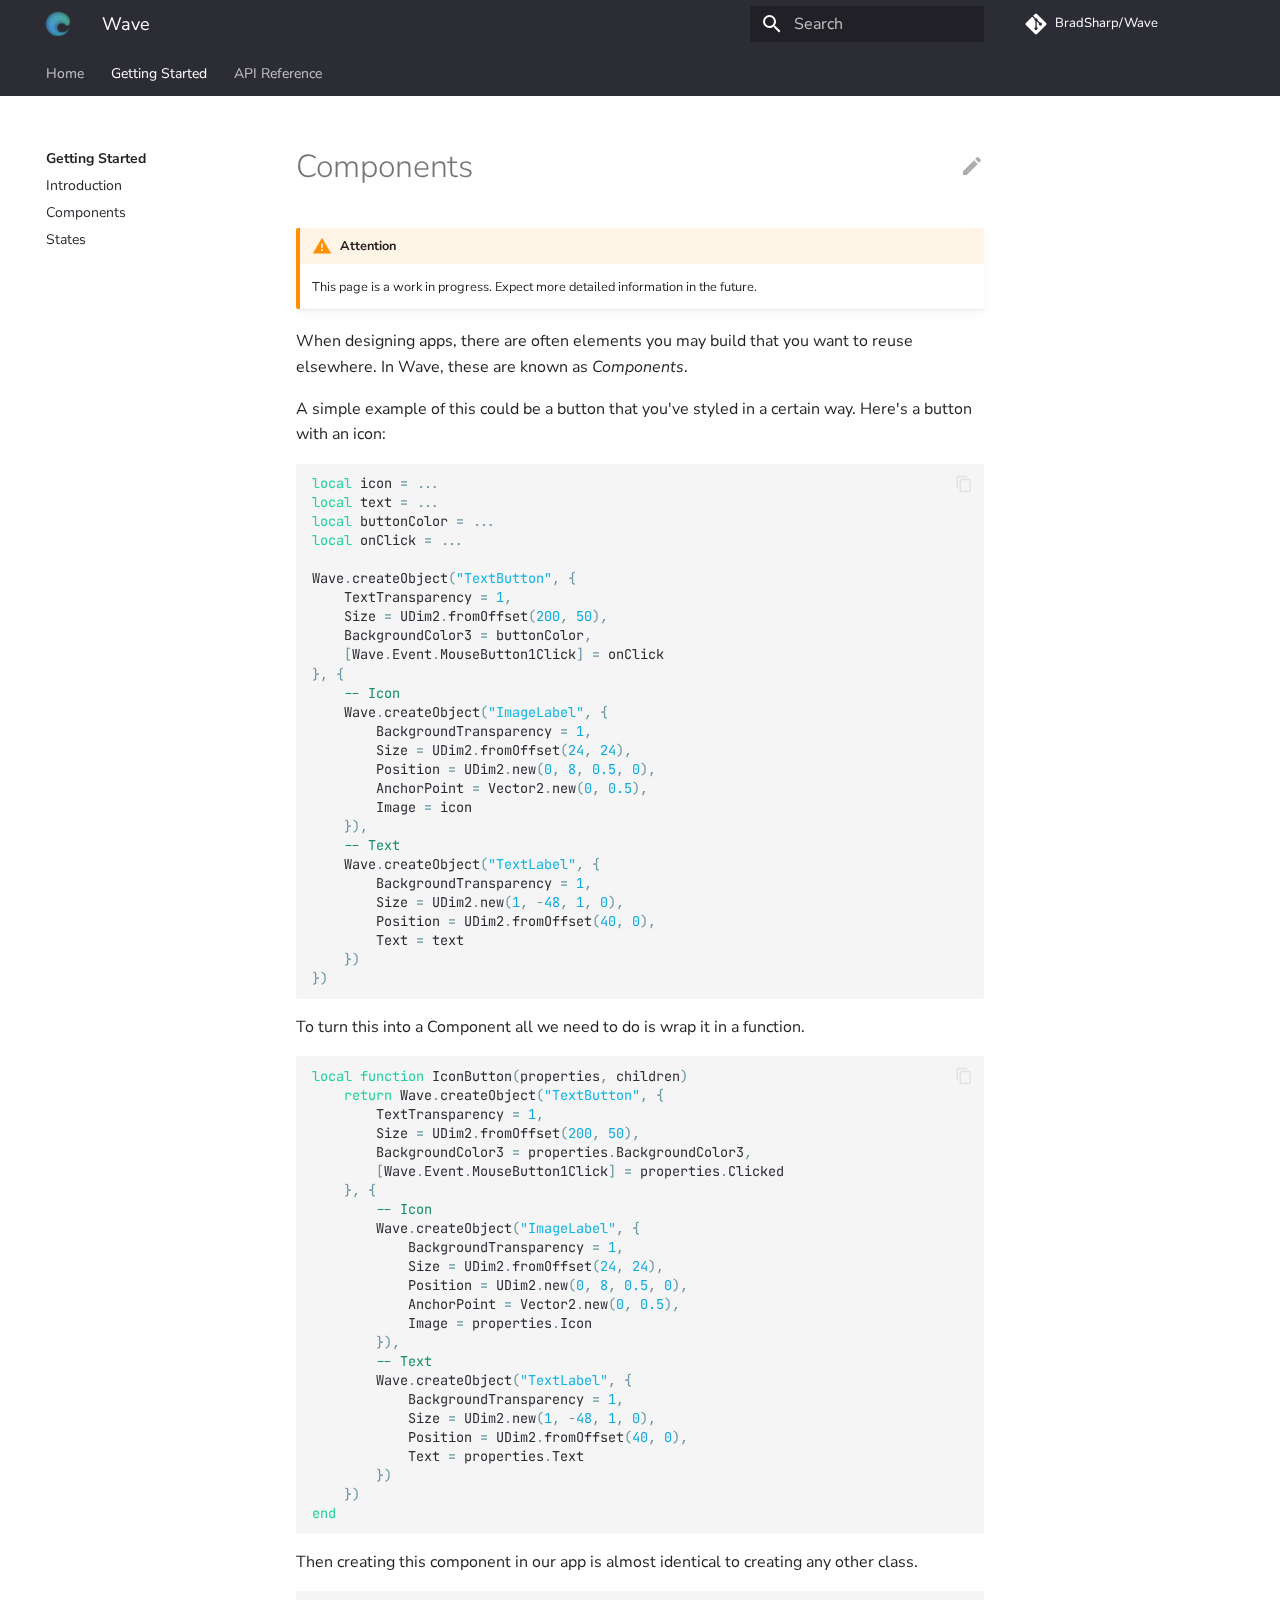
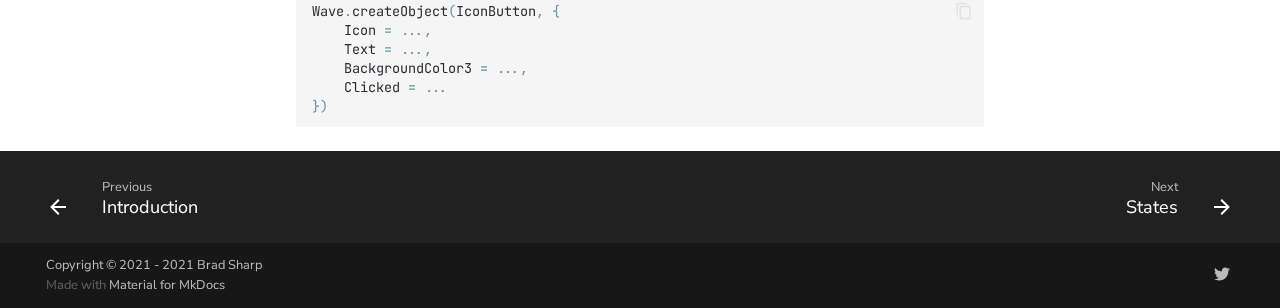
<file: guide/components/index.html>
<!doctype html>
<html lang="en" class="no-js">
  <head>
    
      <meta charset="utf-8">
      <meta name="viewport" content="width=device-width,initial-scale=1">
      
      
      
      
      <link rel="icon" href="../../assets/images/logo_colored.png">
      <meta name="generator" content="mkdocs-1.2.2, mkdocs-material-7.2.6">
    
    
      
        <title>Components - Wave</title>
      
    
    
      <link rel="stylesheet" href="../../assets/stylesheets/main.802231af.min.css">
      
        
        <link rel="stylesheet" href="../../assets/stylesheets/palette.3f5d1f46.min.css">
        
      
    
    
    
      
        
        <link rel="preconnect" href="https://fonts.gstatic.com" crossorigin>
        <link rel="stylesheet" href="https://fonts.googleapis.com/css?family=Nunito+Sans:300,400,400i,700%7CJetBrains+Mono&display=fallback">
        <style>:root{--md-text-font-family:"Nunito Sans";--md-code-font-family:"JetBrains Mono"}</style>
      
    
    
    
      <link rel="stylesheet" href="../../assets/stylesheets/style.css">
    
    
      


    
    
  </head>
  
  
    
    
    
    
    
    <body dir="ltr" data-md-color-scheme="" data-md-color-primary="none" data-md-color-accent="none">
  
    
    <script>function __prefix(e){return new URL("../..",location).pathname+"."+e}function __get(e,t=localStorage){return JSON.parse(t.getItem(__prefix(e)))}</script>
    
    <input class="md-toggle" data-md-toggle="drawer" type="checkbox" id="__drawer" autocomplete="off">
    <input class="md-toggle" data-md-toggle="search" type="checkbox" id="__search" autocomplete="off">
    <label class="md-overlay" for="__drawer"></label>
    <div data-md-component="skip">
      
        
        <a href="#components" class="md-skip">
          Skip to content
        </a>
      
    </div>
    <div data-md-component="announce">
      
    </div>
    
      <header class="md-header" data-md-component="header">
  <nav class="md-header__inner md-grid" aria-label="Header">
    <a href="../.." title="Wave" class="md-header__button md-logo" aria-label="Wave" data-md-component="logo">
      
  <img src="../../assets/images/logo_colored_64px.png" alt="logo">

    </a>
    <label class="md-header__button md-icon" for="__drawer">
      <svg xmlns="http://www.w3.org/2000/svg" viewBox="0 0 24 24"><path d="M3 6h18v2H3V6m0 5h18v2H3v-2m0 5h18v2H3v-2z"/></svg>
    </label>
    <div class="md-header__title" data-md-component="header-title">
      <div class="md-header__ellipsis">
        <div class="md-header__topic">
          <span class="md-ellipsis">
            Wave
          </span>
        </div>
        <div class="md-header__topic" data-md-component="header-topic">
          <span class="md-ellipsis">
            
              Components
            
          </span>
        </div>
      </div>
    </div>
    
    
    
      <label class="md-header__button md-icon" for="__search">
        <svg xmlns="http://www.w3.org/2000/svg" viewBox="0 0 24 24"><path d="M9.5 3A6.5 6.5 0 0 1 16 9.5c0 1.61-.59 3.09-1.56 4.23l.27.27h.79l5 5-1.5 1.5-5-5v-.79l-.27-.27A6.516 6.516 0 0 1 9.5 16 6.5 6.5 0 0 1 3 9.5 6.5 6.5 0 0 1 9.5 3m0 2C7 5 5 7 5 9.5S7 14 9.5 14 14 12 14 9.5 12 5 9.5 5z"/></svg>
      </label>
      
<div class="md-search" data-md-component="search" role="dialog">
  <label class="md-search__overlay" for="__search"></label>
  <div class="md-search__inner" role="search">
    <form class="md-search__form" name="search">
      <input type="text" class="md-search__input" name="query" aria-label="Search" placeholder="Search" autocapitalize="off" autocorrect="off" autocomplete="off" spellcheck="false" data-md-component="search-query" required>
      <label class="md-search__icon md-icon" for="__search">
        <svg xmlns="http://www.w3.org/2000/svg" viewBox="0 0 24 24"><path d="M9.5 3A6.5 6.5 0 0 1 16 9.5c0 1.61-.59 3.09-1.56 4.23l.27.27h.79l5 5-1.5 1.5-5-5v-.79l-.27-.27A6.516 6.516 0 0 1 9.5 16 6.5 6.5 0 0 1 3 9.5 6.5 6.5 0 0 1 9.5 3m0 2C7 5 5 7 5 9.5S7 14 9.5 14 14 12 14 9.5 12 5 9.5 5z"/></svg>
        <svg xmlns="http://www.w3.org/2000/svg" viewBox="0 0 24 24"><path d="M20 11v2H8l5.5 5.5-1.42 1.42L4.16 12l7.92-7.92L13.5 5.5 8 11h12z"/></svg>
      </label>
      <nav class="md-search__options" aria-label="Search">
        
        <button type="reset" class="md-search__icon md-icon" aria-label="Clear" tabindex="-1">
          <svg xmlns="http://www.w3.org/2000/svg" viewBox="0 0 24 24"><path d="M19 6.41 17.59 5 12 10.59 6.41 5 5 6.41 10.59 12 5 17.59 6.41 19 12 13.41 17.59 19 19 17.59 13.41 12 19 6.41z"/></svg>
        </button>
      </nav>
      
    </form>
    <div class="md-search__output">
      <div class="md-search__scrollwrap" data-md-scrollfix>
        <div class="md-search-result" data-md-component="search-result">
          <div class="md-search-result__meta">
            Initializing search
          </div>
          <ol class="md-search-result__list"></ol>
        </div>
      </div>
    </div>
  </div>
</div>
    
    
      <div class="md-header__source">
        
<a href="https://github.com/BradSharp/Wave/" title="Go to repository" class="md-source" data-md-component="source">
  <div class="md-source__icon md-icon">
    
    <svg xmlns="http://www.w3.org/2000/svg" viewBox="0 0 448 512"><path d="M439.55 236.05 244 40.45a28.87 28.87 0 0 0-40.81 0l-40.66 40.63 51.52 51.52c27.06-9.14 52.68 16.77 43.39 43.68l49.66 49.66c34.23-11.8 61.18 31 35.47 56.69-26.49 26.49-70.21-2.87-56-37.34L240.22 199v121.85c25.3 12.54 22.26 41.85 9.08 55a34.34 34.34 0 0 1-48.55 0c-17.57-17.6-11.07-46.91 11.25-56v-123c-20.8-8.51-24.6-30.74-18.64-45L142.57 101 8.45 235.14a28.86 28.86 0 0 0 0 40.81l195.61 195.6a28.86 28.86 0 0 0 40.8 0l194.69-194.69a28.86 28.86 0 0 0 0-40.81z"/></svg>
  </div>
  <div class="md-source__repository">
    BradSharp/Wave
  </div>
</a>
      </div>
    
  </nav>
</header>
    
    <div class="md-container" data-md-component="container">
      
      
        
          
<nav class="md-tabs" aria-label="Tabs" data-md-component="tabs">
  <div class="md-tabs__inner md-grid">
    <ul class="md-tabs__list">
      
        
  
  


  <li class="md-tabs__item">
    <a href="../.." class="md-tabs__link">
      Home
    </a>
  </li>

      
        
  
  
    
  


  
  
  
    <li class="md-tabs__item">
      <a href="../" class="md-tabs__link md-tabs__link--active">
        Getting Started
      </a>
    </li>
  

      
        
  
  


  
  
  
    <li class="md-tabs__item">
      <a href="../../api/" class="md-tabs__link">
        API Reference
      </a>
    </li>
  

      
    </ul>
  </div>
</nav>
        
      
      <main class="md-main" data-md-component="main">
        <div class="md-main__inner md-grid">
          
            
              
              <div class="md-sidebar md-sidebar--primary" data-md-component="sidebar" data-md-type="navigation" >
                <div class="md-sidebar__scrollwrap">
                  <div class="md-sidebar__inner">
                    

  


<nav class="md-nav md-nav--primary md-nav--lifted" aria-label="Navigation" data-md-level="0">
  <label class="md-nav__title" for="__drawer">
    <a href="../.." title="Wave" class="md-nav__button md-logo" aria-label="Wave" data-md-component="logo">
      
  <img src="../../assets/images/logo_colored_64px.png" alt="logo">

    </a>
    Wave
  </label>
  
    <div class="md-nav__source">
      
<a href="https://github.com/BradSharp/Wave/" title="Go to repository" class="md-source" data-md-component="source">
  <div class="md-source__icon md-icon">
    
    <svg xmlns="http://www.w3.org/2000/svg" viewBox="0 0 448 512"><path d="M439.55 236.05 244 40.45a28.87 28.87 0 0 0-40.81 0l-40.66 40.63 51.52 51.52c27.06-9.14 52.68 16.77 43.39 43.68l49.66 49.66c34.23-11.8 61.18 31 35.47 56.69-26.49 26.49-70.21-2.87-56-37.34L240.22 199v121.85c25.3 12.54 22.26 41.85 9.08 55a34.34 34.34 0 0 1-48.55 0c-17.57-17.6-11.07-46.91 11.25-56v-123c-20.8-8.51-24.6-30.74-18.64-45L142.57 101 8.45 235.14a28.86 28.86 0 0 0 0 40.81l195.61 195.6a28.86 28.86 0 0 0 40.8 0l194.69-194.69a28.86 28.86 0 0 0 0-40.81z"/></svg>
  </div>
  <div class="md-source__repository">
    BradSharp/Wave
  </div>
</a>
    </div>
  
  <ul class="md-nav__list" data-md-scrollfix>
    
      
      
      

  
  
  
    <li class="md-nav__item">
      <a href="../.." class="md-nav__link">
        Home
      </a>
    </li>
  

    
      
      
      

  
  
    
  
  
    
    <li class="md-nav__item md-nav__item--active md-nav__item--nested">
      
      
        <input class="md-nav__toggle md-toggle" data-md-toggle="__nav_2" type="checkbox" id="__nav_2" checked>
      
      <label class="md-nav__link" for="__nav_2">
        Getting Started
        <span class="md-nav__icon md-icon"></span>
      </label>
      <nav class="md-nav" aria-label="Getting Started" data-md-level="1">
        <label class="md-nav__title" for="__nav_2">
          <span class="md-nav__icon md-icon"></span>
          Getting Started
        </label>
        <ul class="md-nav__list" data-md-scrollfix>
          
            
  
  
  
    <li class="md-nav__item">
      <a href="../" class="md-nav__link">
        Introduction
      </a>
    </li>
  

          
            
  
  
    
  
  
    <li class="md-nav__item md-nav__item--active">
      
      <input class="md-nav__toggle md-toggle" data-md-toggle="toc" type="checkbox" id="__toc">
      
      
        
      
      
      <a href="./" class="md-nav__link md-nav__link--active">
        Components
      </a>
      
    </li>
  

          
            
  
  
  
    <li class="md-nav__item">
      <a href="../states/" class="md-nav__link">
        States
      </a>
    </li>
  

          
        </ul>
      </nav>
    </li>
  

    
      
      
      

  
  
  
    
    <li class="md-nav__item md-nav__item--nested">
      
      
        <input class="md-nav__toggle md-toggle" data-md-toggle="__nav_3" type="checkbox" id="__nav_3" >
      
      <label class="md-nav__link" for="__nav_3">
        API Reference
        <span class="md-nav__icon md-icon"></span>
      </label>
      <nav class="md-nav" aria-label="API Reference" data-md-level="1">
        <label class="md-nav__title" for="__nav_3">
          <span class="md-nav__icon md-icon"></span>
          API Reference
        </label>
        <ul class="md-nav__list" data-md-scrollfix>
          
            
  
  
  
    <li class="md-nav__item">
      <a href="../../api/" class="md-nav__link">
        Wave
      </a>
    </li>
  

          
            
  
  
  
    <li class="md-nav__item">
      <a href="../../api/state/" class="md-nav__link">
        State
      </a>
    </li>
  

          
            
  
  
  
    <li class="md-nav__item">
      <a href="../../api/symbols/" class="md-nav__link">
        Symbols
      </a>
    </li>
  

          
            
  
  
  
    
    <li class="md-nav__item md-nav__item--nested">
      
      
        <input class="md-nav__toggle md-toggle" data-md-toggle="__nav_3_4" type="checkbox" id="__nav_3_4" >
      
      <label class="md-nav__link" for="__nav_3_4">
        Types
        <span class="md-nav__icon md-icon"></span>
      </label>
      <nav class="md-nav" aria-label="Types" data-md-level="2">
        <label class="md-nav__title" for="__nav_3_4">
          <span class="md-nav__icon md-icon"></span>
          Types
        </label>
        <ul class="md-nav__list" data-md-scrollfix>
          
            
  
  
  
    <li class="md-nav__item">
      <a href="../../api/app/" class="md-nav__link">
        App
      </a>
    </li>
  

          
            
  
  
  
    <li class="md-nav__item">
      <a href="../../api/object/" class="md-nav__link">
        Object
      </a>
    </li>
  

          
        </ul>
      </nav>
    </li>
  

          
        </ul>
      </nav>
    </li>
  

    
  </ul>
</nav>
                  </div>
                </div>
              </div>
            
            
              
              <div class="md-sidebar md-sidebar--secondary" data-md-component="sidebar" data-md-type="toc" >
                <div class="md-sidebar__scrollwrap">
                  <div class="md-sidebar__inner">
                    
<nav class="md-nav md-nav--secondary" aria-label="Table of contents">
  
  
  
    
  
  
</nav>
                  </div>
                </div>
              </div>
            
          
          <div class="md-content" data-md-component="content">
            <article class="md-content__inner md-typeset">
              
                
                  <a href="https://github.com/BradSharp/Wave/edit/master/docs/guide/components.md" title="Edit this page" class="md-content__button md-icon">
                    <svg xmlns="http://www.w3.org/2000/svg" viewBox="0 0 24 24"><path d="M20.71 7.04c.39-.39.39-1.04 0-1.41l-2.34-2.34c-.37-.39-1.02-.39-1.41 0l-1.84 1.83 3.75 3.75M3 17.25V21h3.75L17.81 9.93l-3.75-3.75L3 17.25z"/></svg>
                  </a>
                
                
                <h1 id="components">Components</h1>
<div class="admonition attention">
<p class="admonition-title">Attention</p>
<p>This page is a work in progress. Expect more detailed information in the future.</p>
</div>
<p>When designing apps, there are often elements you may build that you want to reuse elsewhere. In Wave, these are known as <em>Components</em>.</p>
<p>A simple example of this could be a button that you've styled in a certain way. Here's a button with an icon:</p>
<div class="highlight"><pre><span></span><code><span class="kd">local</span> <span class="n">icon</span> <span class="o">=</span> <span class="p">...</span>
<span class="kd">local</span> <span class="n">text</span> <span class="o">=</span> <span class="p">...</span>
<span class="kd">local</span> <span class="n">buttonColor</span> <span class="o">=</span> <span class="p">...</span>
<span class="kd">local</span> <span class="n">onClick</span> <span class="o">=</span> <span class="p">...</span>

<span class="n">Wave</span><span class="p">.</span><span class="n">createObject</span><span class="p">(</span><span class="s2">&quot;TextButton&quot;</span><span class="p">,</span> <span class="p">{</span>
    <span class="n">TextTransparency</span> <span class="o">=</span> <span class="mi">1</span><span class="p">,</span>
    <span class="n">Size</span> <span class="o">=</span> <span class="n">UDim2</span><span class="p">.</span><span class="n">fromOffset</span><span class="p">(</span><span class="mi">200</span><span class="p">,</span> <span class="mi">50</span><span class="p">),</span>
    <span class="n">BackgroundColor3</span> <span class="o">=</span> <span class="n">buttonColor</span><span class="p">,</span>
    <span class="p">[</span><span class="n">Wave</span><span class="p">.</span><span class="n">Event</span><span class="p">.</span><span class="n">MouseButton1Click</span><span class="p">]</span> <span class="o">=</span> <span class="n">onClick</span>
<span class="p">},</span> <span class="p">{</span>
    <span class="c1">-- Icon</span>
    <span class="n">Wave</span><span class="p">.</span><span class="n">createObject</span><span class="p">(</span><span class="s2">&quot;ImageLabel&quot;</span><span class="p">,</span> <span class="p">{</span>
        <span class="n">BackgroundTransparency</span> <span class="o">=</span> <span class="mi">1</span><span class="p">,</span>
        <span class="n">Size</span> <span class="o">=</span> <span class="n">UDim2</span><span class="p">.</span><span class="n">fromOffset</span><span class="p">(</span><span class="mi">24</span><span class="p">,</span> <span class="mi">24</span><span class="p">),</span>
        <span class="n">Position</span> <span class="o">=</span> <span class="n">UDim2</span><span class="p">.</span><span class="n">new</span><span class="p">(</span><span class="mi">0</span><span class="p">,</span> <span class="mi">8</span><span class="p">,</span> <span class="mf">0.5</span><span class="p">,</span> <span class="mi">0</span><span class="p">),</span>
        <span class="n">AnchorPoint</span> <span class="o">=</span> <span class="n">Vector2</span><span class="p">.</span><span class="n">new</span><span class="p">(</span><span class="mi">0</span><span class="p">,</span> <span class="mf">0.5</span><span class="p">),</span>
        <span class="n">Image</span> <span class="o">=</span> <span class="n">icon</span>
    <span class="p">}),</span>
    <span class="c1">-- Text</span>
    <span class="n">Wave</span><span class="p">.</span><span class="n">createObject</span><span class="p">(</span><span class="s2">&quot;TextLabel&quot;</span><span class="p">,</span> <span class="p">{</span>
        <span class="n">BackgroundTransparency</span> <span class="o">=</span> <span class="mi">1</span><span class="p">,</span>
        <span class="n">Size</span> <span class="o">=</span> <span class="n">UDim2</span><span class="p">.</span><span class="n">new</span><span class="p">(</span><span class="mi">1</span><span class="p">,</span> <span class="o">-</span><span class="mi">48</span><span class="p">,</span> <span class="mi">1</span><span class="p">,</span> <span class="mi">0</span><span class="p">),</span>
        <span class="n">Position</span> <span class="o">=</span> <span class="n">UDim2</span><span class="p">.</span><span class="n">fromOffset</span><span class="p">(</span><span class="mi">40</span><span class="p">,</span> <span class="mi">0</span><span class="p">),</span>
        <span class="n">Text</span> <span class="o">=</span> <span class="n">text</span>
    <span class="p">})</span>
<span class="p">})</span>
</code></pre></div>
<p>To turn this into a Component all we need to do is wrap it in a function.</p>
<div class="highlight"><pre><span></span><code><span class="kd">local</span> <span class="kr">function</span> <span class="nf">IconButton</span><span class="p">(</span><span class="n">properties</span><span class="p">,</span> <span class="n">children</span><span class="p">)</span>
    <span class="kr">return</span> <span class="n">Wave</span><span class="p">.</span><span class="n">createObject</span><span class="p">(</span><span class="s2">&quot;TextButton&quot;</span><span class="p">,</span> <span class="p">{</span>
        <span class="n">TextTransparency</span> <span class="o">=</span> <span class="mi">1</span><span class="p">,</span>
        <span class="n">Size</span> <span class="o">=</span> <span class="n">UDim2</span><span class="p">.</span><span class="n">fromOffset</span><span class="p">(</span><span class="mi">200</span><span class="p">,</span> <span class="mi">50</span><span class="p">),</span>
        <span class="n">BackgroundColor3</span> <span class="o">=</span> <span class="n">properties</span><span class="p">.</span><span class="n">BackgroundColor3</span><span class="p">,</span>
        <span class="p">[</span><span class="n">Wave</span><span class="p">.</span><span class="n">Event</span><span class="p">.</span><span class="n">MouseButton1Click</span><span class="p">]</span> <span class="o">=</span> <span class="n">properties</span><span class="p">.</span><span class="n">Clicked</span>
    <span class="p">},</span> <span class="p">{</span>
        <span class="c1">-- Icon</span>
        <span class="n">Wave</span><span class="p">.</span><span class="n">createObject</span><span class="p">(</span><span class="s2">&quot;ImageLabel&quot;</span><span class="p">,</span> <span class="p">{</span>
            <span class="n">BackgroundTransparency</span> <span class="o">=</span> <span class="mi">1</span><span class="p">,</span>
            <span class="n">Size</span> <span class="o">=</span> <span class="n">UDim2</span><span class="p">.</span><span class="n">fromOffset</span><span class="p">(</span><span class="mi">24</span><span class="p">,</span> <span class="mi">24</span><span class="p">),</span>
            <span class="n">Position</span> <span class="o">=</span> <span class="n">UDim2</span><span class="p">.</span><span class="n">new</span><span class="p">(</span><span class="mi">0</span><span class="p">,</span> <span class="mi">8</span><span class="p">,</span> <span class="mf">0.5</span><span class="p">,</span> <span class="mi">0</span><span class="p">),</span>
            <span class="n">AnchorPoint</span> <span class="o">=</span> <span class="n">Vector2</span><span class="p">.</span><span class="n">new</span><span class="p">(</span><span class="mi">0</span><span class="p">,</span> <span class="mf">0.5</span><span class="p">),</span>
            <span class="n">Image</span> <span class="o">=</span> <span class="n">properties</span><span class="p">.</span><span class="n">Icon</span>
        <span class="p">}),</span>
        <span class="c1">-- Text</span>
        <span class="n">Wave</span><span class="p">.</span><span class="n">createObject</span><span class="p">(</span><span class="s2">&quot;TextLabel&quot;</span><span class="p">,</span> <span class="p">{</span>
            <span class="n">BackgroundTransparency</span> <span class="o">=</span> <span class="mi">1</span><span class="p">,</span>
            <span class="n">Size</span> <span class="o">=</span> <span class="n">UDim2</span><span class="p">.</span><span class="n">new</span><span class="p">(</span><span class="mi">1</span><span class="p">,</span> <span class="o">-</span><span class="mi">48</span><span class="p">,</span> <span class="mi">1</span><span class="p">,</span> <span class="mi">0</span><span class="p">),</span>
            <span class="n">Position</span> <span class="o">=</span> <span class="n">UDim2</span><span class="p">.</span><span class="n">fromOffset</span><span class="p">(</span><span class="mi">40</span><span class="p">,</span> <span class="mi">0</span><span class="p">),</span>
            <span class="n">Text</span> <span class="o">=</span> <span class="n">properties</span><span class="p">.</span><span class="n">Text</span>
        <span class="p">})</span>
    <span class="p">})</span>
<span class="kr">end</span>
</code></pre></div>
<p>Then creating this component in our app is almost identical to creating any other class.</p>
<div class="highlight"><pre><span></span><code><span class="n">Wave</span><span class="p">.</span><span class="n">createObject</span><span class="p">(</span><span class="n">IconButton</span><span class="p">,</span> <span class="p">{</span>
    <span class="n">Icon</span> <span class="o">=</span> <span class="p">...,</span>
    <span class="n">Text</span> <span class="o">=</span> <span class="p">...,</span>
    <span class="n">BackgroundColor3</span> <span class="o">=</span> <span class="p">...,</span>
    <span class="n">Clicked</span> <span class="o">=</span> <span class="p">...</span>
<span class="p">})</span>
</code></pre></div>
                
              
              
                


              
            </article>
          </div>
        </div>
        
          <a href="#" class="md-top md-icon" data-md-component="top" data-md-state="hidden">
            <svg xmlns="http://www.w3.org/2000/svg" viewBox="0 0 24 24"><path d="M13 20h-2V8l-5.5 5.5-1.42-1.42L12 4.16l7.92 7.92-1.42 1.42L13 8v12z"/></svg>
            Back to top
          </a>
        
      </main>
      
        
<footer class="md-footer">
  
    <nav class="md-footer__inner md-grid" aria-label="Footer">
      
        
        <a href="../" class="md-footer__link md-footer__link--prev" aria-label="Previous: Introduction" rel="prev">
          <div class="md-footer__button md-icon">
            <svg xmlns="http://www.w3.org/2000/svg" viewBox="0 0 24 24"><path d="M20 11v2H8l5.5 5.5-1.42 1.42L4.16 12l7.92-7.92L13.5 5.5 8 11h12z"/></svg>
          </div>
          <div class="md-footer__title">
            <div class="md-ellipsis">
              <span class="md-footer__direction">
                Previous
              </span>
              Introduction
            </div>
          </div>
        </a>
      
      
        
        <a href="../states/" class="md-footer__link md-footer__link--next" aria-label="Next: States" rel="next">
          <div class="md-footer__title">
            <div class="md-ellipsis">
              <span class="md-footer__direction">
                Next
              </span>
              States
            </div>
          </div>
          <div class="md-footer__button md-icon">
            <svg xmlns="http://www.w3.org/2000/svg" viewBox="0 0 24 24"><path d="M4 11v2h12l-5.5 5.5 1.42 1.42L19.84 12l-7.92-7.92L10.5 5.5 16 11H4z"/></svg>
          </div>
        </a>
      
    </nav>
  
  <div class="md-footer-meta md-typeset">
    <div class="md-footer-meta__inner md-grid">
      <div class="md-footer-copyright">
        
          <div class="md-footer-copyright__highlight">
            Copyright &copy; 2021 - 2021 Brad Sharp
          </div>
        
        Made with
        <a href="https://squidfunk.github.io/mkdocs-material/" target="_blank" rel="noopener">
          Material for MkDocs
        </a>
        
      </div>
      
  <div class="md-footer-social">
    
      
      
        
        
      
      <a href="https://twitter.com/bradsharppp" target="_blank" rel="noopener" title="twitter.com" class="md-footer-social__link">
        <svg xmlns="http://www.w3.org/2000/svg" viewBox="0 0 512 512"><path d="M459.37 151.716c.325 4.548.325 9.097.325 13.645 0 138.72-105.583 298.558-298.558 298.558-59.452 0-114.68-17.219-161.137-47.106 8.447.974 16.568 1.299 25.34 1.299 49.055 0 94.213-16.568 130.274-44.832-46.132-.975-84.792-31.188-98.112-72.772 6.498.974 12.995 1.624 19.818 1.624 9.421 0 18.843-1.3 27.614-3.573-48.081-9.747-84.143-51.98-84.143-102.985v-1.299c13.969 7.797 30.214 12.67 47.431 13.319-28.264-18.843-46.781-51.005-46.781-87.391 0-19.492 5.197-37.36 14.294-52.954 51.655 63.675 129.3 105.258 216.365 109.807-1.624-7.797-2.599-15.918-2.599-24.04 0-57.828 46.782-104.934 104.934-104.934 30.213 0 57.502 12.67 76.67 33.137 23.715-4.548 46.456-13.32 66.599-25.34-7.798 24.366-24.366 44.833-46.132 57.827 21.117-2.273 41.584-8.122 60.426-16.243-14.292 20.791-32.161 39.308-52.628 54.253z"/></svg>
      </a>
    
  </div>

    </div>
  </div>
</footer>
      
    </div>
    <div class="md-dialog" data-md-component="dialog">
      <div class="md-dialog__inner md-typeset"></div>
    </div>
    <script id="__config" type="application/json">{"base": "../..", "features": ["navigation.indexes", "navigation.tabs", "navigation.tracking", "navigation.top"], "translations": {"clipboard.copy": "Copy to clipboard", "clipboard.copied": "Copied to clipboard", "search.config.lang": "en", "search.config.pipeline": "trimmer, stopWordFilter", "search.config.separator": "[\\s\\-]+", "search.placeholder": "Search", "search.result.placeholder": "Type to start searching", "search.result.none": "No matching documents", "search.result.one": "1 matching document", "search.result.other": "# matching documents", "search.result.more.one": "1 more on this page", "search.result.more.other": "# more on this page", "search.result.term.missing": "Missing", "select.version.title": "Select version"}, "search": "../../assets/javascripts/workers/search.409db549.min.js", "version": null}</script>
    
    
      <script src="../../assets/javascripts/bundle.756773cc.min.js"></script>
      
    
  </body>
</html>
</file>
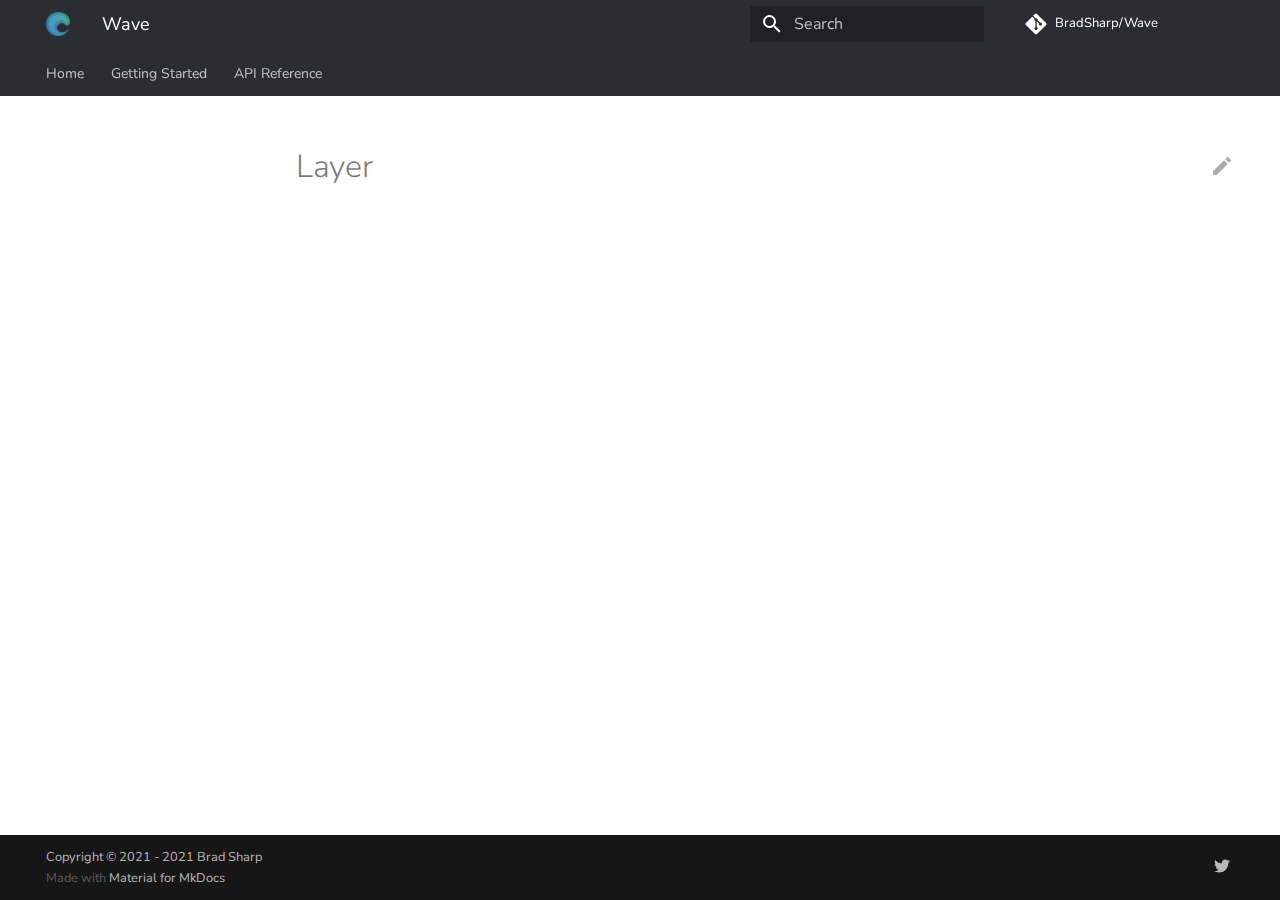
<file: guide/layer/index.html>
<!doctype html>
<html lang="en" class="no-js">
  <head>
    
      <meta charset="utf-8">
      <meta name="viewport" content="width=device-width,initial-scale=1">
      
      
      
      
      <link rel="icon" href="../../assets/images/logo_colored.png">
      <meta name="generator" content="mkdocs-1.2.2, mkdocs-material-7.2.6">
    
    
      
        <title>Layer - Wave</title>
      
    
    
      <link rel="stylesheet" href="../../assets/stylesheets/main.802231af.min.css">
      
        
        <link rel="stylesheet" href="../../assets/stylesheets/palette.3f5d1f46.min.css">
        
      
    
    
    
      
        
        <link rel="preconnect" href="https://fonts.gstatic.com" crossorigin>
        <link rel="stylesheet" href="https://fonts.googleapis.com/css?family=Nunito+Sans:300,400,400i,700%7CJetBrains+Mono&display=fallback">
        <style>:root{--md-text-font-family:"Nunito Sans";--md-code-font-family:"JetBrains Mono"}</style>
      
    
    
    
      <link rel="stylesheet" href="../../assets/stylesheets/style.css">
    
    
      


    
    
  </head>
  
  
    
    
    
    
    
    <body dir="ltr" data-md-color-scheme="" data-md-color-primary="none" data-md-color-accent="none">
  
    
    <script>function __prefix(e){return new URL("../..",location).pathname+"."+e}function __get(e,t=localStorage){return JSON.parse(t.getItem(__prefix(e)))}</script>
    
    <input class="md-toggle" data-md-toggle="drawer" type="checkbox" id="__drawer" autocomplete="off">
    <input class="md-toggle" data-md-toggle="search" type="checkbox" id="__search" autocomplete="off">
    <label class="md-overlay" for="__drawer"></label>
    <div data-md-component="skip">
      
    </div>
    <div data-md-component="announce">
      
    </div>
    
      <header class="md-header" data-md-component="header">
  <nav class="md-header__inner md-grid" aria-label="Header">
    <a href="../.." title="Wave" class="md-header__button md-logo" aria-label="Wave" data-md-component="logo">
      
  <img src="../../assets/images/logo_colored_64px.png" alt="logo">

    </a>
    <label class="md-header__button md-icon" for="__drawer">
      <svg xmlns="http://www.w3.org/2000/svg" viewBox="0 0 24 24"><path d="M3 6h18v2H3V6m0 5h18v2H3v-2m0 5h18v2H3v-2z"/></svg>
    </label>
    <div class="md-header__title" data-md-component="header-title">
      <div class="md-header__ellipsis">
        <div class="md-header__topic">
          <span class="md-ellipsis">
            Wave
          </span>
        </div>
        <div class="md-header__topic" data-md-component="header-topic">
          <span class="md-ellipsis">
            
              Layer
            
          </span>
        </div>
      </div>
    </div>
    
    
    
      <label class="md-header__button md-icon" for="__search">
        <svg xmlns="http://www.w3.org/2000/svg" viewBox="0 0 24 24"><path d="M9.5 3A6.5 6.5 0 0 1 16 9.5c0 1.61-.59 3.09-1.56 4.23l.27.27h.79l5 5-1.5 1.5-5-5v-.79l-.27-.27A6.516 6.516 0 0 1 9.5 16 6.5 6.5 0 0 1 3 9.5 6.5 6.5 0 0 1 9.5 3m0 2C7 5 5 7 5 9.5S7 14 9.5 14 14 12 14 9.5 12 5 9.5 5z"/></svg>
      </label>
      
<div class="md-search" data-md-component="search" role="dialog">
  <label class="md-search__overlay" for="__search"></label>
  <div class="md-search__inner" role="search">
    <form class="md-search__form" name="search">
      <input type="text" class="md-search__input" name="query" aria-label="Search" placeholder="Search" autocapitalize="off" autocorrect="off" autocomplete="off" spellcheck="false" data-md-component="search-query" required>
      <label class="md-search__icon md-icon" for="__search">
        <svg xmlns="http://www.w3.org/2000/svg" viewBox="0 0 24 24"><path d="M9.5 3A6.5 6.5 0 0 1 16 9.5c0 1.61-.59 3.09-1.56 4.23l.27.27h.79l5 5-1.5 1.5-5-5v-.79l-.27-.27A6.516 6.516 0 0 1 9.5 16 6.5 6.5 0 0 1 3 9.5 6.5 6.5 0 0 1 9.5 3m0 2C7 5 5 7 5 9.5S7 14 9.5 14 14 12 14 9.5 12 5 9.5 5z"/></svg>
        <svg xmlns="http://www.w3.org/2000/svg" viewBox="0 0 24 24"><path d="M20 11v2H8l5.5 5.5-1.42 1.42L4.16 12l7.92-7.92L13.5 5.5 8 11h12z"/></svg>
      </label>
      <nav class="md-search__options" aria-label="Search">
        
        <button type="reset" class="md-search__icon md-icon" aria-label="Clear" tabindex="-1">
          <svg xmlns="http://www.w3.org/2000/svg" viewBox="0 0 24 24"><path d="M19 6.41 17.59 5 12 10.59 6.41 5 5 6.41 10.59 12 5 17.59 6.41 19 12 13.41 17.59 19 19 17.59 13.41 12 19 6.41z"/></svg>
        </button>
      </nav>
      
    </form>
    <div class="md-search__output">
      <div class="md-search__scrollwrap" data-md-scrollfix>
        <div class="md-search-result" data-md-component="search-result">
          <div class="md-search-result__meta">
            Initializing search
          </div>
          <ol class="md-search-result__list"></ol>
        </div>
      </div>
    </div>
  </div>
</div>
    
    
      <div class="md-header__source">
        
<a href="https://github.com/BradSharp/Wave/" title="Go to repository" class="md-source" data-md-component="source">
  <div class="md-source__icon md-icon">
    
    <svg xmlns="http://www.w3.org/2000/svg" viewBox="0 0 448 512"><path d="M439.55 236.05 244 40.45a28.87 28.87 0 0 0-40.81 0l-40.66 40.63 51.52 51.52c27.06-9.14 52.68 16.77 43.39 43.68l49.66 49.66c34.23-11.8 61.18 31 35.47 56.69-26.49 26.49-70.21-2.87-56-37.34L240.22 199v121.85c25.3 12.54 22.26 41.85 9.08 55a34.34 34.34 0 0 1-48.55 0c-17.57-17.6-11.07-46.91 11.25-56v-123c-20.8-8.51-24.6-30.74-18.64-45L142.57 101 8.45 235.14a28.86 28.86 0 0 0 0 40.81l195.61 195.6a28.86 28.86 0 0 0 40.8 0l194.69-194.69a28.86 28.86 0 0 0 0-40.81z"/></svg>
  </div>
  <div class="md-source__repository">
    BradSharp/Wave
  </div>
</a>
      </div>
    
  </nav>
</header>
    
    <div class="md-container" data-md-component="container">
      
      
        
          
<nav class="md-tabs" aria-label="Tabs" data-md-component="tabs">
  <div class="md-tabs__inner md-grid">
    <ul class="md-tabs__list">
      
        
  
  


  <li class="md-tabs__item">
    <a href="../.." class="md-tabs__link">
      Home
    </a>
  </li>

      
        
  
  


  
  
  
    <li class="md-tabs__item">
      <a href="../" class="md-tabs__link">
        Getting Started
      </a>
    </li>
  

      
        
  
  


  
  
  
    <li class="md-tabs__item">
      <a href="../../api/" class="md-tabs__link">
        API Reference
      </a>
    </li>
  

      
    </ul>
  </div>
</nav>
        
      
      <main class="md-main" data-md-component="main">
        <div class="md-main__inner md-grid">
          
            
              
              <div class="md-sidebar md-sidebar--primary" data-md-component="sidebar" data-md-type="navigation" >
                <div class="md-sidebar__scrollwrap">
                  <div class="md-sidebar__inner">
                    

  


<nav class="md-nav md-nav--primary md-nav--lifted" aria-label="Navigation" data-md-level="0">
  <label class="md-nav__title" for="__drawer">
    <a href="../.." title="Wave" class="md-nav__button md-logo" aria-label="Wave" data-md-component="logo">
      
  <img src="../../assets/images/logo_colored_64px.png" alt="logo">

    </a>
    Wave
  </label>
  
    <div class="md-nav__source">
      
<a href="https://github.com/BradSharp/Wave/" title="Go to repository" class="md-source" data-md-component="source">
  <div class="md-source__icon md-icon">
    
    <svg xmlns="http://www.w3.org/2000/svg" viewBox="0 0 448 512"><path d="M439.55 236.05 244 40.45a28.87 28.87 0 0 0-40.81 0l-40.66 40.63 51.52 51.52c27.06-9.14 52.68 16.77 43.39 43.68l49.66 49.66c34.23-11.8 61.18 31 35.47 56.69-26.49 26.49-70.21-2.87-56-37.34L240.22 199v121.85c25.3 12.54 22.26 41.85 9.08 55a34.34 34.34 0 0 1-48.55 0c-17.57-17.6-11.07-46.91 11.25-56v-123c-20.8-8.51-24.6-30.74-18.64-45L142.57 101 8.45 235.14a28.86 28.86 0 0 0 0 40.81l195.61 195.6a28.86 28.86 0 0 0 40.8 0l194.69-194.69a28.86 28.86 0 0 0 0-40.81z"/></svg>
  </div>
  <div class="md-source__repository">
    BradSharp/Wave
  </div>
</a>
    </div>
  
  <ul class="md-nav__list" data-md-scrollfix>
    
      
      
      

  
  
  
    <li class="md-nav__item">
      <a href="../.." class="md-nav__link">
        Home
      </a>
    </li>
  

    
      
      
      

  
  
  
    
    <li class="md-nav__item md-nav__item--nested">
      
      
        <input class="md-nav__toggle md-toggle" data-md-toggle="__nav_2" type="checkbox" id="__nav_2" >
      
      <label class="md-nav__link" for="__nav_2">
        Getting Started
        <span class="md-nav__icon md-icon"></span>
      </label>
      <nav class="md-nav" aria-label="Getting Started" data-md-level="1">
        <label class="md-nav__title" for="__nav_2">
          <span class="md-nav__icon md-icon"></span>
          Getting Started
        </label>
        <ul class="md-nav__list" data-md-scrollfix>
          
            
  
  
  
    <li class="md-nav__item">
      <a href="../" class="md-nav__link">
        Introduction
      </a>
    </li>
  

          
            
  
  
  
    <li class="md-nav__item">
      <a href="../components/" class="md-nav__link">
        Components
      </a>
    </li>
  

          
            
  
  
  
    <li class="md-nav__item">
      <a href="../states/" class="md-nav__link">
        States
      </a>
    </li>
  

          
        </ul>
      </nav>
    </li>
  

    
      
      
      

  
  
  
    
    <li class="md-nav__item md-nav__item--nested">
      
      
        <input class="md-nav__toggle md-toggle" data-md-toggle="__nav_3" type="checkbox" id="__nav_3" >
      
      <label class="md-nav__link" for="__nav_3">
        API Reference
        <span class="md-nav__icon md-icon"></span>
      </label>
      <nav class="md-nav" aria-label="API Reference" data-md-level="1">
        <label class="md-nav__title" for="__nav_3">
          <span class="md-nav__icon md-icon"></span>
          API Reference
        </label>
        <ul class="md-nav__list" data-md-scrollfix>
          
            
  
  
  
    <li class="md-nav__item">
      <a href="../../api/" class="md-nav__link">
        Wave
      </a>
    </li>
  

          
            
  
  
  
    <li class="md-nav__item">
      <a href="../../api/state/" class="md-nav__link">
        State
      </a>
    </li>
  

          
            
  
  
  
    <li class="md-nav__item">
      <a href="../../api/symbols/" class="md-nav__link">
        Symbols
      </a>
    </li>
  

          
            
  
  
  
    
    <li class="md-nav__item md-nav__item--nested">
      
      
        <input class="md-nav__toggle md-toggle" data-md-toggle="__nav_3_4" type="checkbox" id="__nav_3_4" >
      
      <label class="md-nav__link" for="__nav_3_4">
        Types
        <span class="md-nav__icon md-icon"></span>
      </label>
      <nav class="md-nav" aria-label="Types" data-md-level="2">
        <label class="md-nav__title" for="__nav_3_4">
          <span class="md-nav__icon md-icon"></span>
          Types
        </label>
        <ul class="md-nav__list" data-md-scrollfix>
          
            
  
  
  
    <li class="md-nav__item">
      <a href="../../api/app/" class="md-nav__link">
        App
      </a>
    </li>
  

          
            
  
  
  
    <li class="md-nav__item">
      <a href="../../api/object/" class="md-nav__link">
        Object
      </a>
    </li>
  

          
        </ul>
      </nav>
    </li>
  

          
        </ul>
      </nav>
    </li>
  

    
  </ul>
</nav>
                  </div>
                </div>
              </div>
            
            
          
          <div class="md-content" data-md-component="content">
            <article class="md-content__inner md-typeset">
              
                
                  <a href="https://github.com/BradSharp/Wave/edit/master/docs/guide/layer.md" title="Edit this page" class="md-content__button md-icon">
                    <svg xmlns="http://www.w3.org/2000/svg" viewBox="0 0 24 24"><path d="M20.71 7.04c.39-.39.39-1.04 0-1.41l-2.34-2.34c-.37-.39-1.02-.39-1.41 0l-1.84 1.83 3.75 3.75M3 17.25V21h3.75L17.81 9.93l-3.75-3.75L3 17.25z"/></svg>
                  </a>
                
                
                  <h1>Layer</h1>
                
                
                
              
              
                


              
            </article>
          </div>
        </div>
        
          <a href="#" class="md-top md-icon" data-md-component="top" data-md-state="hidden">
            <svg xmlns="http://www.w3.org/2000/svg" viewBox="0 0 24 24"><path d="M13 20h-2V8l-5.5 5.5-1.42-1.42L12 4.16l7.92 7.92-1.42 1.42L13 8v12z"/></svg>
            Back to top
          </a>
        
      </main>
      
        
<footer class="md-footer">
  
  <div class="md-footer-meta md-typeset">
    <div class="md-footer-meta__inner md-grid">
      <div class="md-footer-copyright">
        
          <div class="md-footer-copyright__highlight">
            Copyright &copy; 2021 - 2021 Brad Sharp
          </div>
        
        Made with
        <a href="https://squidfunk.github.io/mkdocs-material/" target="_blank" rel="noopener">
          Material for MkDocs
        </a>
        
      </div>
      
  <div class="md-footer-social">
    
      
      
        
        
      
      <a href="https://twitter.com/bradsharppp" target="_blank" rel="noopener" title="twitter.com" class="md-footer-social__link">
        <svg xmlns="http://www.w3.org/2000/svg" viewBox="0 0 512 512"><path d="M459.37 151.716c.325 4.548.325 9.097.325 13.645 0 138.72-105.583 298.558-298.558 298.558-59.452 0-114.68-17.219-161.137-47.106 8.447.974 16.568 1.299 25.34 1.299 49.055 0 94.213-16.568 130.274-44.832-46.132-.975-84.792-31.188-98.112-72.772 6.498.974 12.995 1.624 19.818 1.624 9.421 0 18.843-1.3 27.614-3.573-48.081-9.747-84.143-51.98-84.143-102.985v-1.299c13.969 7.797 30.214 12.67 47.431 13.319-28.264-18.843-46.781-51.005-46.781-87.391 0-19.492 5.197-37.36 14.294-52.954 51.655 63.675 129.3 105.258 216.365 109.807-1.624-7.797-2.599-15.918-2.599-24.04 0-57.828 46.782-104.934 104.934-104.934 30.213 0 57.502 12.67 76.67 33.137 23.715-4.548 46.456-13.32 66.599-25.34-7.798 24.366-24.366 44.833-46.132 57.827 21.117-2.273 41.584-8.122 60.426-16.243-14.292 20.791-32.161 39.308-52.628 54.253z"/></svg>
      </a>
    
  </div>

    </div>
  </div>
</footer>
      
    </div>
    <div class="md-dialog" data-md-component="dialog">
      <div class="md-dialog__inner md-typeset"></div>
    </div>
    <script id="__config" type="application/json">{"base": "../..", "features": ["navigation.indexes", "navigation.tabs", "navigation.tracking", "navigation.top"], "translations": {"clipboard.copy": "Copy to clipboard", "clipboard.copied": "Copied to clipboard", "search.config.lang": "en", "search.config.pipeline": "trimmer, stopWordFilter", "search.config.separator": "[\\s\\-]+", "search.placeholder": "Search", "search.result.placeholder": "Type to start searching", "search.result.none": "No matching documents", "search.result.one": "1 matching document", "search.result.other": "# matching documents", "search.result.more.one": "1 more on this page", "search.result.more.other": "# more on this page", "search.result.term.missing": "Missing", "select.version.title": "Select version"}, "search": "../../assets/javascripts/workers/search.409db549.min.js", "version": null}</script>
    
    
      <script src="../../assets/javascripts/bundle.756773cc.min.js"></script>
      
    
  </body>
</html>
</file>
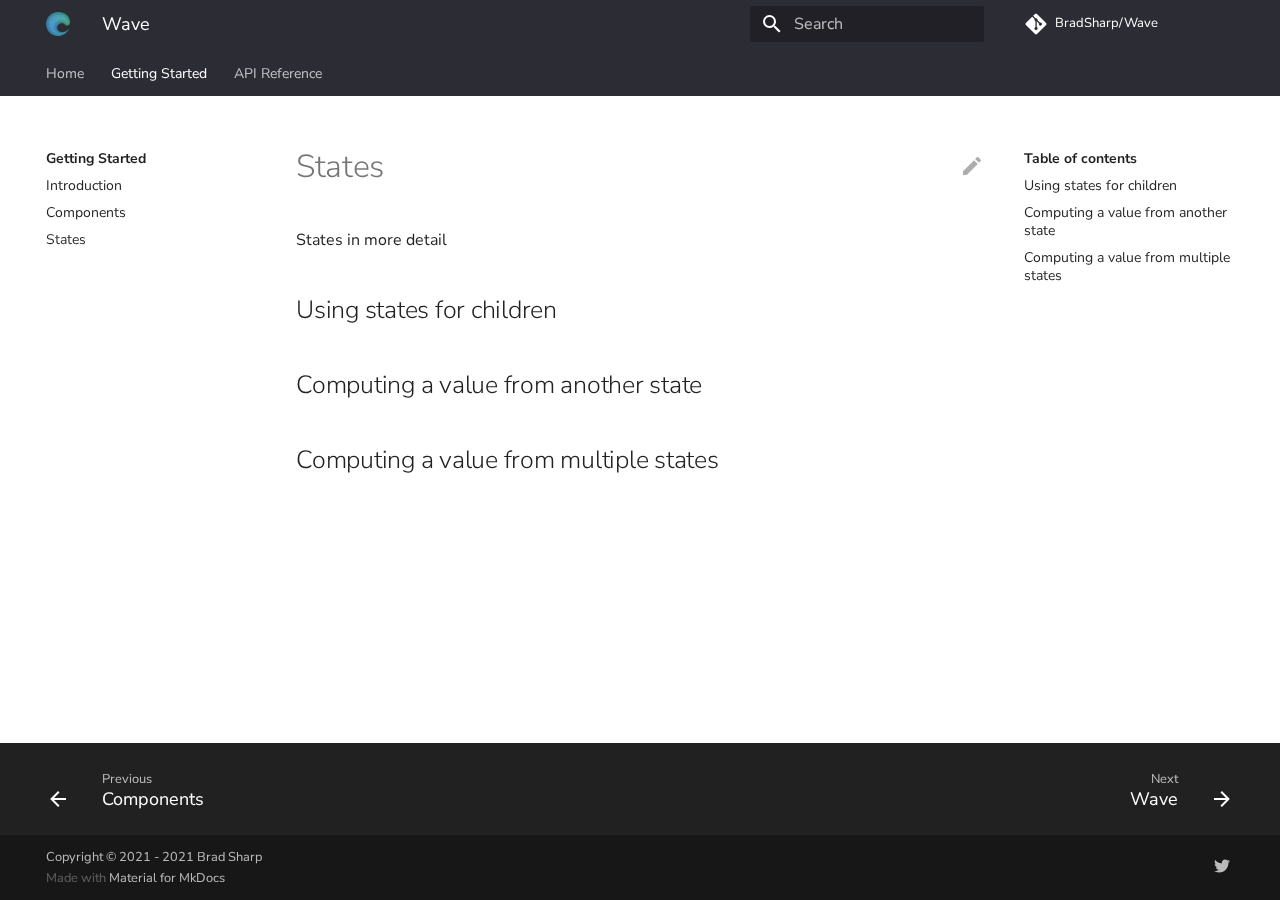
<file: guide/states/index.html>
<!doctype html>
<html lang="en" class="no-js">
  <head>
    
      <meta charset="utf-8">
      <meta name="viewport" content="width=device-width,initial-scale=1">
      
      
      
      
      <link rel="icon" href="../../assets/images/logo_colored.png">
      <meta name="generator" content="mkdocs-1.2.2, mkdocs-material-7.2.6">
    
    
      
        <title>States - Wave</title>
      
    
    
      <link rel="stylesheet" href="../../assets/stylesheets/main.802231af.min.css">
      
        
        <link rel="stylesheet" href="../../assets/stylesheets/palette.3f5d1f46.min.css">
        
      
    
    
    
      
        
        <link rel="preconnect" href="https://fonts.gstatic.com" crossorigin>
        <link rel="stylesheet" href="https://fonts.googleapis.com/css?family=Nunito+Sans:300,400,400i,700%7CJetBrains+Mono&display=fallback">
        <style>:root{--md-text-font-family:"Nunito Sans";--md-code-font-family:"JetBrains Mono"}</style>
      
    
    
    
      <link rel="stylesheet" href="../../assets/stylesheets/style.css">
    
    
      


    
    
  </head>
  
  
    
    
    
    
    
    <body dir="ltr" data-md-color-scheme="" data-md-color-primary="none" data-md-color-accent="none">
  
    
    <script>function __prefix(e){return new URL("../..",location).pathname+"."+e}function __get(e,t=localStorage){return JSON.parse(t.getItem(__prefix(e)))}</script>
    
    <input class="md-toggle" data-md-toggle="drawer" type="checkbox" id="__drawer" autocomplete="off">
    <input class="md-toggle" data-md-toggle="search" type="checkbox" id="__search" autocomplete="off">
    <label class="md-overlay" for="__drawer"></label>
    <div data-md-component="skip">
      
        
        <a href="#states" class="md-skip">
          Skip to content
        </a>
      
    </div>
    <div data-md-component="announce">
      
    </div>
    
      <header class="md-header" data-md-component="header">
  <nav class="md-header__inner md-grid" aria-label="Header">
    <a href="../.." title="Wave" class="md-header__button md-logo" aria-label="Wave" data-md-component="logo">
      
  <img src="../../assets/images/logo_colored_64px.png" alt="logo">

    </a>
    <label class="md-header__button md-icon" for="__drawer">
      <svg xmlns="http://www.w3.org/2000/svg" viewBox="0 0 24 24"><path d="M3 6h18v2H3V6m0 5h18v2H3v-2m0 5h18v2H3v-2z"/></svg>
    </label>
    <div class="md-header__title" data-md-component="header-title">
      <div class="md-header__ellipsis">
        <div class="md-header__topic">
          <span class="md-ellipsis">
            Wave
          </span>
        </div>
        <div class="md-header__topic" data-md-component="header-topic">
          <span class="md-ellipsis">
            
              States
            
          </span>
        </div>
      </div>
    </div>
    
    
    
      <label class="md-header__button md-icon" for="__search">
        <svg xmlns="http://www.w3.org/2000/svg" viewBox="0 0 24 24"><path d="M9.5 3A6.5 6.5 0 0 1 16 9.5c0 1.61-.59 3.09-1.56 4.23l.27.27h.79l5 5-1.5 1.5-5-5v-.79l-.27-.27A6.516 6.516 0 0 1 9.5 16 6.5 6.5 0 0 1 3 9.5 6.5 6.5 0 0 1 9.5 3m0 2C7 5 5 7 5 9.5S7 14 9.5 14 14 12 14 9.5 12 5 9.5 5z"/></svg>
      </label>
      
<div class="md-search" data-md-component="search" role="dialog">
  <label class="md-search__overlay" for="__search"></label>
  <div class="md-search__inner" role="search">
    <form class="md-search__form" name="search">
      <input type="text" class="md-search__input" name="query" aria-label="Search" placeholder="Search" autocapitalize="off" autocorrect="off" autocomplete="off" spellcheck="false" data-md-component="search-query" required>
      <label class="md-search__icon md-icon" for="__search">
        <svg xmlns="http://www.w3.org/2000/svg" viewBox="0 0 24 24"><path d="M9.5 3A6.5 6.5 0 0 1 16 9.5c0 1.61-.59 3.09-1.56 4.23l.27.27h.79l5 5-1.5 1.5-5-5v-.79l-.27-.27A6.516 6.516 0 0 1 9.5 16 6.5 6.5 0 0 1 3 9.5 6.5 6.5 0 0 1 9.5 3m0 2C7 5 5 7 5 9.5S7 14 9.5 14 14 12 14 9.5 12 5 9.5 5z"/></svg>
        <svg xmlns="http://www.w3.org/2000/svg" viewBox="0 0 24 24"><path d="M20 11v2H8l5.5 5.5-1.42 1.42L4.16 12l7.92-7.92L13.5 5.5 8 11h12z"/></svg>
      </label>
      <nav class="md-search__options" aria-label="Search">
        
        <button type="reset" class="md-search__icon md-icon" aria-label="Clear" tabindex="-1">
          <svg xmlns="http://www.w3.org/2000/svg" viewBox="0 0 24 24"><path d="M19 6.41 17.59 5 12 10.59 6.41 5 5 6.41 10.59 12 5 17.59 6.41 19 12 13.41 17.59 19 19 17.59 13.41 12 19 6.41z"/></svg>
        </button>
      </nav>
      
    </form>
    <div class="md-search__output">
      <div class="md-search__scrollwrap" data-md-scrollfix>
        <div class="md-search-result" data-md-component="search-result">
          <div class="md-search-result__meta">
            Initializing search
          </div>
          <ol class="md-search-result__list"></ol>
        </div>
      </div>
    </div>
  </div>
</div>
    
    
      <div class="md-header__source">
        
<a href="https://github.com/BradSharp/Wave/" title="Go to repository" class="md-source" data-md-component="source">
  <div class="md-source__icon md-icon">
    
    <svg xmlns="http://www.w3.org/2000/svg" viewBox="0 0 448 512"><path d="M439.55 236.05 244 40.45a28.87 28.87 0 0 0-40.81 0l-40.66 40.63 51.52 51.52c27.06-9.14 52.68 16.77 43.39 43.68l49.66 49.66c34.23-11.8 61.18 31 35.47 56.69-26.49 26.49-70.21-2.87-56-37.34L240.22 199v121.85c25.3 12.54 22.26 41.85 9.08 55a34.34 34.34 0 0 1-48.55 0c-17.57-17.6-11.07-46.91 11.25-56v-123c-20.8-8.51-24.6-30.74-18.64-45L142.57 101 8.45 235.14a28.86 28.86 0 0 0 0 40.81l195.61 195.6a28.86 28.86 0 0 0 40.8 0l194.69-194.69a28.86 28.86 0 0 0 0-40.81z"/></svg>
  </div>
  <div class="md-source__repository">
    BradSharp/Wave
  </div>
</a>
      </div>
    
  </nav>
</header>
    
    <div class="md-container" data-md-component="container">
      
      
        
          
<nav class="md-tabs" aria-label="Tabs" data-md-component="tabs">
  <div class="md-tabs__inner md-grid">
    <ul class="md-tabs__list">
      
        
  
  


  <li class="md-tabs__item">
    <a href="../.." class="md-tabs__link">
      Home
    </a>
  </li>

      
        
  
  
    
  


  
  
  
    <li class="md-tabs__item">
      <a href="../" class="md-tabs__link md-tabs__link--active">
        Getting Started
      </a>
    </li>
  

      
        
  
  


  
  
  
    <li class="md-tabs__item">
      <a href="../../api/" class="md-tabs__link">
        API Reference
      </a>
    </li>
  

      
    </ul>
  </div>
</nav>
        
      
      <main class="md-main" data-md-component="main">
        <div class="md-main__inner md-grid">
          
            
              
              <div class="md-sidebar md-sidebar--primary" data-md-component="sidebar" data-md-type="navigation" >
                <div class="md-sidebar__scrollwrap">
                  <div class="md-sidebar__inner">
                    

  


<nav class="md-nav md-nav--primary md-nav--lifted" aria-label="Navigation" data-md-level="0">
  <label class="md-nav__title" for="__drawer">
    <a href="../.." title="Wave" class="md-nav__button md-logo" aria-label="Wave" data-md-component="logo">
      
  <img src="../../assets/images/logo_colored_64px.png" alt="logo">

    </a>
    Wave
  </label>
  
    <div class="md-nav__source">
      
<a href="https://github.com/BradSharp/Wave/" title="Go to repository" class="md-source" data-md-component="source">
  <div class="md-source__icon md-icon">
    
    <svg xmlns="http://www.w3.org/2000/svg" viewBox="0 0 448 512"><path d="M439.55 236.05 244 40.45a28.87 28.87 0 0 0-40.81 0l-40.66 40.63 51.52 51.52c27.06-9.14 52.68 16.77 43.39 43.68l49.66 49.66c34.23-11.8 61.18 31 35.47 56.69-26.49 26.49-70.21-2.87-56-37.34L240.22 199v121.85c25.3 12.54 22.26 41.85 9.08 55a34.34 34.34 0 0 1-48.55 0c-17.57-17.6-11.07-46.91 11.25-56v-123c-20.8-8.51-24.6-30.74-18.64-45L142.57 101 8.45 235.14a28.86 28.86 0 0 0 0 40.81l195.61 195.6a28.86 28.86 0 0 0 40.8 0l194.69-194.69a28.86 28.86 0 0 0 0-40.81z"/></svg>
  </div>
  <div class="md-source__repository">
    BradSharp/Wave
  </div>
</a>
    </div>
  
  <ul class="md-nav__list" data-md-scrollfix>
    
      
      
      

  
  
  
    <li class="md-nav__item">
      <a href="../.." class="md-nav__link">
        Home
      </a>
    </li>
  

    
      
      
      

  
  
    
  
  
    
    <li class="md-nav__item md-nav__item--active md-nav__item--nested">
      
      
        <input class="md-nav__toggle md-toggle" data-md-toggle="__nav_2" type="checkbox" id="__nav_2" checked>
      
      <label class="md-nav__link" for="__nav_2">
        Getting Started
        <span class="md-nav__icon md-icon"></span>
      </label>
      <nav class="md-nav" aria-label="Getting Started" data-md-level="1">
        <label class="md-nav__title" for="__nav_2">
          <span class="md-nav__icon md-icon"></span>
          Getting Started
        </label>
        <ul class="md-nav__list" data-md-scrollfix>
          
            
  
  
  
    <li class="md-nav__item">
      <a href="../" class="md-nav__link">
        Introduction
      </a>
    </li>
  

          
            
  
  
  
    <li class="md-nav__item">
      <a href="../components/" class="md-nav__link">
        Components
      </a>
    </li>
  

          
            
  
  
    
  
  
    <li class="md-nav__item md-nav__item--active">
      
      <input class="md-nav__toggle md-toggle" data-md-toggle="toc" type="checkbox" id="__toc">
      
      
        
      
      
        <label class="md-nav__link md-nav__link--active" for="__toc">
          States
          <span class="md-nav__icon md-icon"></span>
        </label>
      
      <a href="./" class="md-nav__link md-nav__link--active">
        States
      </a>
      
        
<nav class="md-nav md-nav--secondary" aria-label="Table of contents">
  
  
  
    
  
  
    <label class="md-nav__title" for="__toc">
      <span class="md-nav__icon md-icon"></span>
      Table of contents
    </label>
    <ul class="md-nav__list" data-md-component="toc" data-md-scrollfix>
      
        <li class="md-nav__item">
  <a href="#using-states-for-children" class="md-nav__link">
    Using states for children
  </a>
  
</li>
      
        <li class="md-nav__item">
  <a href="#computing-a-value-from-another-state" class="md-nav__link">
    Computing a value from another state
  </a>
  
</li>
      
        <li class="md-nav__item">
  <a href="#computing-a-value-from-multiple-states" class="md-nav__link">
    Computing a value from multiple states
  </a>
  
</li>
      
    </ul>
  
</nav>
      
    </li>
  

          
        </ul>
      </nav>
    </li>
  

    
      
      
      

  
  
  
    
    <li class="md-nav__item md-nav__item--nested">
      
      
        <input class="md-nav__toggle md-toggle" data-md-toggle="__nav_3" type="checkbox" id="__nav_3" >
      
      <label class="md-nav__link" for="__nav_3">
        API Reference
        <span class="md-nav__icon md-icon"></span>
      </label>
      <nav class="md-nav" aria-label="API Reference" data-md-level="1">
        <label class="md-nav__title" for="__nav_3">
          <span class="md-nav__icon md-icon"></span>
          API Reference
        </label>
        <ul class="md-nav__list" data-md-scrollfix>
          
            
  
  
  
    <li class="md-nav__item">
      <a href="../../api/" class="md-nav__link">
        Wave
      </a>
    </li>
  

          
            
  
  
  
    <li class="md-nav__item">
      <a href="../../api/state/" class="md-nav__link">
        State
      </a>
    </li>
  

          
            
  
  
  
    <li class="md-nav__item">
      <a href="../../api/symbols/" class="md-nav__link">
        Symbols
      </a>
    </li>
  

          
            
  
  
  
    
    <li class="md-nav__item md-nav__item--nested">
      
      
        <input class="md-nav__toggle md-toggle" data-md-toggle="__nav_3_4" type="checkbox" id="__nav_3_4" >
      
      <label class="md-nav__link" for="__nav_3_4">
        Types
        <span class="md-nav__icon md-icon"></span>
      </label>
      <nav class="md-nav" aria-label="Types" data-md-level="2">
        <label class="md-nav__title" for="__nav_3_4">
          <span class="md-nav__icon md-icon"></span>
          Types
        </label>
        <ul class="md-nav__list" data-md-scrollfix>
          
            
  
  
  
    <li class="md-nav__item">
      <a href="../../api/app/" class="md-nav__link">
        App
      </a>
    </li>
  

          
            
  
  
  
    <li class="md-nav__item">
      <a href="../../api/object/" class="md-nav__link">
        Object
      </a>
    </li>
  

          
        </ul>
      </nav>
    </li>
  

          
        </ul>
      </nav>
    </li>
  

    
  </ul>
</nav>
                  </div>
                </div>
              </div>
            
            
              
              <div class="md-sidebar md-sidebar--secondary" data-md-component="sidebar" data-md-type="toc" >
                <div class="md-sidebar__scrollwrap">
                  <div class="md-sidebar__inner">
                    
<nav class="md-nav md-nav--secondary" aria-label="Table of contents">
  
  
  
    
  
  
    <label class="md-nav__title" for="__toc">
      <span class="md-nav__icon md-icon"></span>
      Table of contents
    </label>
    <ul class="md-nav__list" data-md-component="toc" data-md-scrollfix>
      
        <li class="md-nav__item">
  <a href="#using-states-for-children" class="md-nav__link">
    Using states for children
  </a>
  
</li>
      
        <li class="md-nav__item">
  <a href="#computing-a-value-from-another-state" class="md-nav__link">
    Computing a value from another state
  </a>
  
</li>
      
        <li class="md-nav__item">
  <a href="#computing-a-value-from-multiple-states" class="md-nav__link">
    Computing a value from multiple states
  </a>
  
</li>
      
    </ul>
  
</nav>
                  </div>
                </div>
              </div>
            
          
          <div class="md-content" data-md-component="content">
            <article class="md-content__inner md-typeset">
              
                
                  <a href="https://github.com/BradSharp/Wave/edit/master/docs/guide/states.md" title="Edit this page" class="md-content__button md-icon">
                    <svg xmlns="http://www.w3.org/2000/svg" viewBox="0 0 24 24"><path d="M20.71 7.04c.39-.39.39-1.04 0-1.41l-2.34-2.34c-.37-.39-1.02-.39-1.41 0l-1.84 1.83 3.75 3.75M3 17.25V21h3.75L17.81 9.93l-3.75-3.75L3 17.25z"/></svg>
                  </a>
                
                
                <h1 id="states">States</h1>
<p>States in more detail</p>
<h2 id="using-states-for-children">Using states for children</h2>
<h2 id="computing-a-value-from-another-state">Computing a value from another state</h2>
<h2 id="computing-a-value-from-multiple-states">Computing a value from multiple states</h2>
                
              
              
                


              
            </article>
          </div>
        </div>
        
          <a href="#" class="md-top md-icon" data-md-component="top" data-md-state="hidden">
            <svg xmlns="http://www.w3.org/2000/svg" viewBox="0 0 24 24"><path d="M13 20h-2V8l-5.5 5.5-1.42-1.42L12 4.16l7.92 7.92-1.42 1.42L13 8v12z"/></svg>
            Back to top
          </a>
        
      </main>
      
        
<footer class="md-footer">
  
    <nav class="md-footer__inner md-grid" aria-label="Footer">
      
        
        <a href="../components/" class="md-footer__link md-footer__link--prev" aria-label="Previous: Components" rel="prev">
          <div class="md-footer__button md-icon">
            <svg xmlns="http://www.w3.org/2000/svg" viewBox="0 0 24 24"><path d="M20 11v2H8l5.5 5.5-1.42 1.42L4.16 12l7.92-7.92L13.5 5.5 8 11h12z"/></svg>
          </div>
          <div class="md-footer__title">
            <div class="md-ellipsis">
              <span class="md-footer__direction">
                Previous
              </span>
              Components
            </div>
          </div>
        </a>
      
      
        
        <a href="../../api/" class="md-footer__link md-footer__link--next" aria-label="Next: Wave" rel="next">
          <div class="md-footer__title">
            <div class="md-ellipsis">
              <span class="md-footer__direction">
                Next
              </span>
              Wave
            </div>
          </div>
          <div class="md-footer__button md-icon">
            <svg xmlns="http://www.w3.org/2000/svg" viewBox="0 0 24 24"><path d="M4 11v2h12l-5.5 5.5 1.42 1.42L19.84 12l-7.92-7.92L10.5 5.5 16 11H4z"/></svg>
          </div>
        </a>
      
    </nav>
  
  <div class="md-footer-meta md-typeset">
    <div class="md-footer-meta__inner md-grid">
      <div class="md-footer-copyright">
        
          <div class="md-footer-copyright__highlight">
            Copyright &copy; 2021 - 2021 Brad Sharp
          </div>
        
        Made with
        <a href="https://squidfunk.github.io/mkdocs-material/" target="_blank" rel="noopener">
          Material for MkDocs
        </a>
        
      </div>
      
  <div class="md-footer-social">
    
      
      
        
        
      
      <a href="https://twitter.com/bradsharppp" target="_blank" rel="noopener" title="twitter.com" class="md-footer-social__link">
        <svg xmlns="http://www.w3.org/2000/svg" viewBox="0 0 512 512"><path d="M459.37 151.716c.325 4.548.325 9.097.325 13.645 0 138.72-105.583 298.558-298.558 298.558-59.452 0-114.68-17.219-161.137-47.106 8.447.974 16.568 1.299 25.34 1.299 49.055 0 94.213-16.568 130.274-44.832-46.132-.975-84.792-31.188-98.112-72.772 6.498.974 12.995 1.624 19.818 1.624 9.421 0 18.843-1.3 27.614-3.573-48.081-9.747-84.143-51.98-84.143-102.985v-1.299c13.969 7.797 30.214 12.67 47.431 13.319-28.264-18.843-46.781-51.005-46.781-87.391 0-19.492 5.197-37.36 14.294-52.954 51.655 63.675 129.3 105.258 216.365 109.807-1.624-7.797-2.599-15.918-2.599-24.04 0-57.828 46.782-104.934 104.934-104.934 30.213 0 57.502 12.67 76.67 33.137 23.715-4.548 46.456-13.32 66.599-25.34-7.798 24.366-24.366 44.833-46.132 57.827 21.117-2.273 41.584-8.122 60.426-16.243-14.292 20.791-32.161 39.308-52.628 54.253z"/></svg>
      </a>
    
  </div>

    </div>
  </div>
</footer>
      
    </div>
    <div class="md-dialog" data-md-component="dialog">
      <div class="md-dialog__inner md-typeset"></div>
    </div>
    <script id="__config" type="application/json">{"base": "../..", "features": ["navigation.indexes", "navigation.tabs", "navigation.tracking", "navigation.top"], "translations": {"clipboard.copy": "Copy to clipboard", "clipboard.copied": "Copied to clipboard", "search.config.lang": "en", "search.config.pipeline": "trimmer, stopWordFilter", "search.config.separator": "[\\s\\-]+", "search.placeholder": "Search", "search.result.placeholder": "Type to start searching", "search.result.none": "No matching documents", "search.result.one": "1 matching document", "search.result.other": "# matching documents", "search.result.more.one": "1 more on this page", "search.result.more.other": "# more on this page", "search.result.term.missing": "Missing", "select.version.title": "Select version"}, "search": "../../assets/javascripts/workers/search.409db549.min.js", "version": null}</script>
    
    
      <script src="../../assets/javascripts/bundle.756773cc.min.js"></script>
      
    
  </body>
</html>
</file>
<file: assets/stylesheets/style.css>
:root * {
	--md-primary-fg-color: #2C2C34;

	--md-accent-fg-color: #11B5E4;
	--md-accent-bg-color: #4FB986;

	--md-code-fg-color: var(--md-primary-fg-color);
	--md-code-bg-color: #F5F5F5;
	--md-code-hl-operator-color: #6895a3;
	--md-code-hl-keyword-color: #21D19F;
	--md-code-hl-number-color: #0CAADC;
	--md-code-hl-string-color: #11B5E4;
	--md-code-hl-comment-color: #168D6B;
	--md-code-hl-special-color: var(--md-code-hl-keyword-color);
	--md-code-hl-function-color: var(--md-code-fg-color);
	--md-code-hl-constant-color: var(--md-code-hl-keyword-color);
	--md-code-hl-name-color: var(--md-code-fg-color);
	--md-code-hl-punctuation-color: var(--md-code-hl-operator-color);
	--md-code-hl-generic-color: var(--md-code-fg-color);
	--md-code-hl-variable-color: var(--md-code-fg-color);
}

:root {
	--md-admonition-icon--typedef: url('data:image/svg+xml;charset=utf-8,<svg xmlns="http://www.w3.org/2000/svg" width="16" height="16" viewBox="0 0 16 16"><path fill-rule="evenodd" d="M4.72 3.22a.75.75 0 011.06 1.06L2.06 8l3.72 3.72a.75.75 0 11-1.06 1.06L.47 8.53a.75.75 0 010-1.06l4.25-4.25zm6.56 0a.75.75 0 10-1.06 1.06L13.94 8l-3.72 3.72a.75.75 0 101.06 1.06l4.25-4.25a.75.75 0 000-1.06l-4.25-4.25z"/></svg>')
}

.md-typeset .admonition.typedef,
.md-typeset details.typedef {
	border-color: #11B5E4;
}

.md-typeset .typedef > .admonition-title,
.md-typeset .typedef > summary {
	background-color: #eff8fa;
	border-color: #11B5E4;
	font-family: var(--md-code-font-family,),SFMono-Regular,Consolas,Menlo,monospace;
	font-weight: 100;
}
.md-typeset .typedef > .admonition-title::before,
.md-typeset .typedef > summary::before {
	background-color: #11B5E4;
	-webkit-mask-image: var(--md-admonition-icon--typedef);
	mask-image: var(--md-admonition-icon--typedef);
}

article a {
	text-decoration-line: underline;
	text-decoration-style: dotted;
}
</file>
<file: assets/stylesheets/main.802231af.min.css>
@charset "UTF-8";html{-webkit-text-size-adjust:none;-moz-text-size-adjust:none;-ms-text-size-adjust:none;text-size-adjust:none;box-sizing:border-box}*,:after,:before{box-sizing:inherit}body{margin:0}a,button,input,label{-webkit-tap-highlight-color:transparent}a{color:inherit;text-decoration:none}hr{border:0;box-sizing:content-box;display:block;height:.05rem;overflow:visible;padding:0}small{font-size:80%}sub,sup{line-height:1em}img{border-style:none}table{border-collapse:separate;border-spacing:0}td,th{font-weight:400;vertical-align:top}button{background:transparent;border:0;font-family:inherit;font-size:inherit;margin:0;padding:0}input{border:0;outline:none}:root{--md-default-fg-color:rgba(0,0,0,0.87);--md-default-fg-color--light:rgba(0,0,0,0.54);--md-default-fg-color--lighter:rgba(0,0,0,0.32);--md-default-fg-color--lightest:rgba(0,0,0,0.07);--md-default-bg-color:#fff;--md-default-bg-color--light:hsla(0,0%,100%,0.7);--md-default-bg-color--lighter:hsla(0,0%,100%,0.3);--md-default-bg-color--lightest:hsla(0,0%,100%,0.12);--md-primary-fg-color:#4051b5;--md-primary-fg-color--light:#5d6cc0;--md-primary-fg-color--dark:#303fa1;--md-primary-bg-color:#fff;--md-primary-bg-color--light:hsla(0,0%,100%,0.7);--md-accent-fg-color:#526cfe;--md-accent-fg-color--transparent:rgba(82,108,254,0.1);--md-accent-bg-color:#fff;--md-accent-bg-color--light:hsla(0,0%,100%,0.7)}:root>*{--md-code-fg-color:#36464e;--md-code-bg-color:#f5f5f5;--md-code-hl-color:rgba(255,255,0,0.5);--md-code-hl-number-color:#d52a2a;--md-code-hl-special-color:#db1457;--md-code-hl-function-color:#a846b9;--md-code-hl-constant-color:#6e59d9;--md-code-hl-keyword-color:#3f6ec6;--md-code-hl-string-color:#1c7d4d;--md-code-hl-name-color:var(--md-code-fg-color);--md-code-hl-operator-color:var(--md-default-fg-color--light);--md-code-hl-punctuation-color:var(--md-default-fg-color--light);--md-code-hl-comment-color:var(--md-default-fg-color--light);--md-code-hl-generic-color:var(--md-default-fg-color--light);--md-code-hl-variable-color:var(--md-default-fg-color--light);--md-typeset-color:var(--md-default-fg-color);--md-typeset-a-color:var(--md-primary-fg-color);--md-typeset-mark-color:rgba(255,255,0,0.5);--md-typeset-del-color:hsla(6,90%,60%,0.15);--md-typeset-ins-color:rgba(11,213,112,0.15);--md-typeset-kbd-color:#fafafa;--md-typeset-kbd-accent-color:#fff;--md-typeset-kbd-border-color:#b8b8b8;--md-typeset-table-color:rgba(0,0,0,0.12);--md-admonition-fg-color:var(--md-default-fg-color);--md-admonition-bg-color:var(--md-default-bg-color);--md-footer-fg-color:#fff;--md-footer-fg-color--light:hsla(0,0%,100%,0.7);--md-footer-fg-color--lighter:hsla(0,0%,100%,0.3);--md-footer-bg-color:rgba(0,0,0,0.87);--md-footer-bg-color--dark:rgba(0,0,0,0.32)}.md-icon svg{fill:currentColor;display:block;height:1.2rem;width:1.2rem}body{-webkit-font-smoothing:antialiased;-moz-osx-font-smoothing:grayscale}body,input{font-feature-settings:"kern","liga";font-family:var(--md-text-font-family,_),-apple-system,BlinkMacSystemFont,Helvetica,Arial,sans-serif}body,code,input,kbd,pre{color:var(--md-typeset-color)}code,kbd,pre{font-feature-settings:"kern";font-family:var(--md-code-font-family,_),SFMono-Regular,Consolas,Menlo,monospace}:root{--md-typeset-table-sort-icon:url('data:image/svg+xml;charset=utf-8,<svg xmlns="http://www.w3.org/2000/svg" viewBox="0 0 24 24"><path d="m18 21-4-4h3V7h-3l4-4 4 4h-3v10h3M2 19v-2h10v2M2 13v-2h7v2M2 7V5h4v2H2z"/></svg>');--md-typeset-table-sort-icon--asc:url('data:image/svg+xml;charset=utf-8,<svg xmlns="http://www.w3.org/2000/svg" viewBox="0 0 24 24"><path d="M19 17h3l-4 4-4-4h3V3h2M2 17h10v2H2M6 5v2H2V5m0 6h7v2H2v-2z"/></svg>');--md-typeset-table-sort-icon--desc:url('data:image/svg+xml;charset=utf-8,<svg xmlns="http://www.w3.org/2000/svg" viewBox="0 0 24 24"><path d="M19 7h3l-4-4-4 4h3v14h2M2 17h10v2H2M6 5v2H2V5m0 6h7v2H2v-2z"/></svg>')}.md-typeset{-webkit-print-color-adjust:exact;color-adjust:exact;font-size:.8rem;line-height:1.6}@media print{.md-typeset{font-size:.68rem}}.md-typeset blockquote,.md-typeset dl,.md-typeset figure,.md-typeset ol,.md-typeset pre,.md-typeset ul{margin:1em 0}.md-typeset h1{color:var(--md-default-fg-color--light);font-size:2em;line-height:1.3;margin:0 0 1.25em}.md-typeset h1,.md-typeset h2{font-weight:300;letter-spacing:-.01em}.md-typeset h2{font-size:1.5625em;line-height:1.4;margin:1.6em 0 .64em}.md-typeset h3{font-size:1.25em;font-weight:400;letter-spacing:-.01em;line-height:1.5;margin:1.6em 0 .8em}.md-typeset h2+h3{margin-top:.8em}.md-typeset h4{font-weight:700;letter-spacing:-.01em;margin:1em 0}.md-typeset h5,.md-typeset h6{color:var(--md-default-fg-color--light);font-size:.8em;font-weight:700;letter-spacing:-.01em;margin:1.25em 0}.md-typeset h5{text-transform:uppercase}.md-typeset hr{border-bottom:.05rem solid var(--md-default-fg-color--lightest);display:flow-root;margin:1.5em 0}.md-typeset a{color:var(--md-typeset-a-color);word-break:break-word}.md-typeset a,.md-typeset a:before{transition:color 125ms}.md-typeset a:focus,.md-typeset a:hover{color:var(--md-accent-fg-color)}.md-typeset a.focus-visible{outline-color:var(--md-accent-fg-color);outline-offset:.2rem}.md-typeset code,.md-typeset kbd,.md-typeset pre{color:var(--md-code-fg-color);direction:ltr}@media print{.md-typeset code,.md-typeset kbd,.md-typeset pre{white-space:pre-wrap}}.md-typeset code{background-color:var(--md-code-bg-color);border-radius:.1rem;-webkit-box-decoration-break:clone;box-decoration-break:clone;font-size:.85em;padding:0 .2941176471em;word-break:break-word}.md-typeset code:not(.focus-visible){-webkit-tap-highlight-color:transparent;outline:none}.md-typeset h1 code,.md-typeset h2 code,.md-typeset h3 code,.md-typeset h4 code,.md-typeset h5 code,.md-typeset h6 code{background-color:transparent;box-shadow:none;margin:initial;padding:initial}.md-typeset a code{color:currentColor}.md-typeset pre{display:flow-root;line-height:1.4;position:relative}.md-typeset pre>code{-webkit-box-decoration-break:slice;box-decoration-break:slice;box-shadow:none;display:block;margin:0;overflow:auto;padding:.7720588235em 1.1764705882em;scrollbar-color:var(--md-default-fg-color--lighter) transparent;scrollbar-width:thin;touch-action:auto;word-break:normal}.md-typeset pre>code:hover{scrollbar-color:var(--md-accent-fg-color) transparent}.md-typeset pre>code::-webkit-scrollbar{height:.2rem;width:.2rem}.md-typeset pre>code::-webkit-scrollbar-thumb{background-color:var(--md-default-fg-color--lighter)}.md-typeset pre>code::-webkit-scrollbar-thumb:hover{background-color:var(--md-accent-fg-color)}@media screen and (max-width:44.9375em){.md-typeset>pre{margin:1em -.8rem}.md-typeset>pre code{border-radius:0}}.md-typeset kbd{background-color:var(--md-typeset-kbd-color);border-radius:.1rem;box-shadow:0 .1rem 0 .05rem var(--md-typeset-kbd-border-color),0 .1rem 0 var(--md-typeset-kbd-border-color),0 -.1rem .2rem var(--md-typeset-kbd-accent-color) inset;color:var(--md-default-fg-color);display:inline-block;font-size:.75em;padding:0 .6666666667em;vertical-align:text-top;word-break:break-word}.md-typeset mark{background-color:var(--md-typeset-mark-color);-webkit-box-decoration-break:clone;box-decoration-break:clone;color:inherit;word-break:break-word}.md-typeset abbr{border-bottom:.05rem dotted var(--md-default-fg-color--light);cursor:help;text-decoration:none}@media (hover:none){.md-typeset abbr{position:relative}.md-typeset abbr[title]:focus:after,.md-typeset abbr[title]:hover:after{background-color:var(--md-default-fg-color);border-radius:.1rem;box-shadow:0 2px 2px 0 rgba(0,0,0,.14),0 1px 5px 0 rgba(0,0,0,.12),0 3px 1px -2px rgba(0,0,0,.2);color:var(--md-default-bg-color);content:attr(title);display:inline-block;font-size:.7rem;left:0;margin-top:2em;max-width:80%;min-width:-webkit-max-content;min-width:-moz-max-content;min-width:max-content;padding:.2rem .3rem;position:absolute;width:auto}}.md-typeset small{opacity:.75}.md-typeset sub,.md-typeset sup{margin-left:.078125em}[dir=rtl] .md-typeset sub,[dir=rtl] .md-typeset sup{margin-left:0;margin-right:.078125em}.md-typeset blockquote{border-left:.2rem solid var(--md-default-fg-color--lighter);color:var(--md-default-fg-color--light);padding-left:.6rem}[dir=rtl] .md-typeset blockquote{border-left:initial;border-right:.2rem solid var(--md-default-fg-color--lighter);padding-left:0;padding-right:.6rem}.md-typeset ul{list-style-type:disc}.md-typeset ol,.md-typeset ul{display:flow-root;margin-left:.625em;padding:0}[dir=rtl] .md-typeset ol,[dir=rtl] .md-typeset ul{margin-left:0;margin-right:.625em}.md-typeset ol ol,.md-typeset ul ol{list-style-type:lower-alpha}.md-typeset ol ol ol,.md-typeset ul ol ol{list-style-type:lower-roman}.md-typeset ol li,.md-typeset ul li{margin-bottom:.5em;margin-left:1.25em}[dir=rtl] .md-typeset ol li,[dir=rtl] .md-typeset ul li{margin-left:0;margin-right:1.25em}.md-typeset ol li blockquote,.md-typeset ol li p,.md-typeset ul li blockquote,.md-typeset ul li p{margin:.5em 0}.md-typeset ol li:last-child,.md-typeset ul li:last-child{margin-bottom:0}.md-typeset ol li ol,.md-typeset ol li ul,.md-typeset ul li ol,.md-typeset ul li ul{margin:.5em 0 .5em .625em}[dir=rtl] .md-typeset ol li ol,[dir=rtl] .md-typeset ol li ul,[dir=rtl] .md-typeset ul li ol,[dir=rtl] .md-typeset ul li ul{margin-left:0;margin-right:.625em}.md-typeset dd{margin:1em 0 1.5em 1.875em}[dir=rtl] .md-typeset dd{margin-left:0;margin-right:1.875em}.md-typeset img,.md-typeset svg{height:auto;max-width:100%}.md-typeset img[align=left],.md-typeset svg[align=left]{margin:1em 1em 1em 0}.md-typeset img[align=right],.md-typeset svg[align=right]{margin:1em 0 1em 1em}.md-typeset img[align]:only-child,.md-typeset svg[align]:only-child{margin-top:0}.md-typeset figure{display:flow-root;margin:0 auto;max-width:100%;text-align:center;width:-webkit-fit-content;width:-moz-fit-content;width:fit-content}.md-typeset figure img{display:block}.md-typeset figcaption{font-style:italic;margin:1em auto 2em;max-width:24rem}.md-typeset iframe{max-width:100%}.md-typeset table:not([class]){background-color:var(--md-default-bg-color);border:.05rem solid var(--md-typeset-table-color);border-radius:.1rem;display:inline-block;font-size:.64rem;max-width:100%;overflow:auto;touch-action:auto}@media print{.md-typeset table:not([class]){display:table}}.md-typeset table:not([class])+*{margin-top:1.5em}.md-typeset table:not([class]) td>:first-child,.md-typeset table:not([class]) th>:first-child{margin-top:0}.md-typeset table:not([class]) td>:last-child,.md-typeset table:not([class]) th>:last-child{margin-bottom:0}.md-typeset table:not([class]) td:not([align]),.md-typeset table:not([class]) th:not([align]){text-align:left}[dir=rtl] .md-typeset table:not([class]) td:not([align]),[dir=rtl] .md-typeset table:not([class]) th:not([align]){text-align:right}.md-typeset table:not([class]) th{font-weight:700;min-width:5rem;padding:.9375em 1.25em;vertical-align:top}.md-typeset table:not([class]) th a{color:inherit}.md-typeset table:not([class]) td{border-top:.05rem solid var(--md-typeset-table-color);padding:.9375em 1.25em;vertical-align:top}.md-typeset table:not([class]) tbody tr{transition:background-color 125ms}.md-typeset table:not([class]) tbody tr:hover{background-color:rgba(0,0,0,.035);box-shadow:0 .05rem 0 var(--md-default-bg-color) inset}.md-typeset table:not([class]) a{word-break:normal}.md-typeset table th[role=columnheader]{cursor:pointer}.md-typeset table th[role=columnheader]:after{content:"";display:inline-block;height:1.2em;margin-left:.5em;-webkit-mask-image:var(--md-typeset-table-sort-icon);mask-image:var(--md-typeset-table-sort-icon);-webkit-mask-repeat:no-repeat;mask-repeat:no-repeat;-webkit-mask-size:contain;mask-size:contain;transition:background-color 125ms;vertical-align:text-bottom;width:1.2em}.md-typeset table th[role=columnheader]:hover:after{background-color:var(--md-default-fg-color--lighter)}.md-typeset table th[role=columnheader][aria-sort=ascending]:after{background-color:var(--md-default-fg-color--light);-webkit-mask-image:var(--md-typeset-table-sort-icon--asc);mask-image:var(--md-typeset-table-sort-icon--asc)}.md-typeset table th[role=columnheader][aria-sort=descending]:after{background-color:var(--md-default-fg-color--light);-webkit-mask-image:var(--md-typeset-table-sort-icon--desc);mask-image:var(--md-typeset-table-sort-icon--desc)}.md-typeset__scrollwrap{margin:1em -.8rem;overflow-x:auto;touch-action:auto}.md-typeset__table{display:inline-block;margin-bottom:.5em;padding:0 .8rem}@media print{.md-typeset__table{display:block}}html .md-typeset__table table{display:table;margin:0;overflow:hidden;width:100%}html{font-size:125%;height:100%;overflow-x:hidden}@media screen and (min-width:100em){html{font-size:137.5%}}@media screen and (min-width:125em){html{font-size:150%}}body{background-color:var(--md-default-bg-color);display:flex;flex-direction:column;font-size:.5rem;min-height:100%;position:relative;width:100%}@media print{body{display:block}}@media screen and (max-width:59.9375em){body[data-md-state=lock]{position:fixed}}.md-grid{margin-left:auto;margin-right:auto;max-width:61rem}.md-container{display:flex;flex-direction:column;flex-grow:1}@media print{.md-container{display:block}}.md-main{flex-grow:1}.md-main__inner{display:flex;height:100%;margin-top:1.5rem}.md-ellipsis{overflow:hidden;text-overflow:ellipsis;white-space:nowrap}.md-toggle{display:none}.md-option{height:0;opacity:0;position:absolute;width:0}.md-option:checked+label:not([hidden]){display:block}.md-option.focus-visible+label{outline-color:var(--md-accent-fg-color);outline-style:auto}.md-skip{background-color:var(--md-default-fg-color);border-radius:.1rem;color:var(--md-default-bg-color);font-size:.64rem;margin:.5rem;opacity:0;outline-color:var(--md-accent-fg-color);padding:.3rem .5rem;position:fixed;transform:translateY(.4rem);z-index:-1}.md-skip:focus{opacity:1;transform:translateY(0);transition:transform .25s cubic-bezier(.4,0,.2,1),opacity 175ms 75ms;z-index:10}@page{margin:25mm}.md-announce{background-color:var(--md-footer-bg-color);overflow:auto}@media print{.md-announce{display:none}}.md-announce__inner{color:var(--md-footer-fg-color);font-size:.7rem;margin:.6rem auto;padding:0 .8rem}:root{--md-clipboard-icon:url('data:image/svg+xml;charset=utf-8,<svg xmlns="http://www.w3.org/2000/svg" viewBox="0 0 24 24"><path d="M19 21H8V7h11m0-2H8a2 2 0 0 0-2 2v14a2 2 0 0 0 2 2h11a2 2 0 0 0 2-2V7a2 2 0 0 0-2-2m-3-4H4a2 2 0 0 0-2 2v14h2V3h12V1z"/></svg>')}.md-clipboard{border-radius:.1rem;color:var(--md-default-fg-color--lightest);cursor:pointer;height:1.5em;outline-color:var(--md-accent-fg-color);outline-offset:.1rem;position:absolute;right:.5em;top:.5em;transition:color .25s;width:1.5em;z-index:1}@media print{.md-clipboard{display:none}}.md-clipboard:not(.focus-visible){-webkit-tap-highlight-color:transparent;outline:none}:hover>.md-clipboard{color:var(--md-default-fg-color--light)}.md-clipboard:focus,.md-clipboard:hover{color:var(--md-accent-fg-color)}.md-clipboard:after{background-color:currentColor;content:"";display:block;height:1.125em;margin:0 auto;-webkit-mask-image:var(--md-clipboard-icon);mask-image:var(--md-clipboard-icon);-webkit-mask-repeat:no-repeat;mask-repeat:no-repeat;-webkit-mask-size:contain;mask-size:contain;width:1.125em}.md-clipboard--inline{cursor:pointer}.md-clipboard--inline code{transition:color .25s,background-color .25s}.md-clipboard--inline:focus code,.md-clipboard--inline:hover code{background-color:var(--md-accent-fg-color--transparent);color:var(--md-accent-fg-color)}.md-content{flex-grow:1;overflow:hidden;scroll-padding-top:51.2rem}.md-content__inner{margin:0 .8rem 1.2rem;padding-top:.6rem}@media screen and (min-width:76.25em){.md-sidebar--primary:not([hidden])~.md-content>.md-content__inner{margin-left:1.2rem}[dir=rtl] .md-sidebar--primary:not([hidden])~.md-content>.md-content__inner{margin-left:.8rem;margin-right:1.2rem}.md-sidebar--secondary:not([hidden])~.md-content>.md-content__inner{margin-right:1.2rem}[dir=rtl] .md-sidebar--secondary:not([hidden])~.md-content>.md-content__inner{margin-left:1.2rem;margin-right:.8rem}}.md-content__inner:before{content:"";display:block;height:.4rem}.md-content__inner>:last-child{margin-bottom:0}.md-content__button{float:right;margin:.4rem 0 .4rem .4rem;padding:0}@media print{.md-content__button{display:none}}[dir=rtl] .md-content__button{float:left;margin-left:0;margin-right:.4rem}[dir=rtl] .md-content__button svg{transform:scaleX(-1)}.md-typeset .md-content__button{color:var(--md-default-fg-color--lighter)}.md-content__button svg{display:inline;vertical-align:top}.md-dialog{background-color:var(--md-default-fg-color);border-radius:.1rem;bottom:.8rem;box-shadow:0 2px 2px 0 rgba(0,0,0,.14),0 1px 5px 0 rgba(0,0,0,.12),0 3px 1px -2px rgba(0,0,0,.2);left:auto;min-width:11.1rem;opacity:0;padding:.4rem .6rem;pointer-events:none;position:fixed;right:.8rem;transform:translateY(100%);transition:transform 0ms .4s,opacity .4s;z-index:3}@media print{.md-dialog{display:none}}[dir=rtl] .md-dialog{left:.8rem;right:auto}.md-dialog[data-md-state=open]{opacity:1;pointer-events:auto;transform:translateY(0);transition:transform .4s cubic-bezier(.075,.85,.175,1),opacity .4s}.md-dialog__inner{color:var(--md-default-bg-color);font-size:.7rem}.md-typeset .md-button{border:.1rem solid;border-radius:.1rem;color:var(--md-primary-fg-color);cursor:pointer;display:inline-block;font-weight:700;padding:.625em 2em;transition:color 125ms,background-color 125ms,border-color 125ms}.md-typeset .md-button--primary{background-color:var(--md-primary-fg-color);border-color:var(--md-primary-fg-color);color:var(--md-primary-bg-color)}.md-typeset .md-button:focus,.md-typeset .md-button:hover{background-color:var(--md-accent-fg-color);border-color:var(--md-accent-fg-color);color:var(--md-accent-bg-color)}.md-typeset .md-input{border-radius:.1rem;box-shadow:0 .2rem .5rem rgba(0,0,0,.1),0 .025rem .05rem rgba(0,0,0,.1);font-size:.8rem;height:1.8rem;padding:0 .6rem;transition:box-shadow .25s}.md-typeset .md-input:focus,.md-typeset .md-input:hover{box-shadow:0 .4rem 1rem rgba(0,0,0,.15),0 .025rem .05rem rgba(0,0,0,.15)}.md-typeset .md-input--stretch{width:100%}.md-header{background-color:var(--md-primary-fg-color);box-shadow:0 0 .2rem transparent,0 .2rem .4rem transparent;color:var(--md-primary-bg-color);left:0;position:-webkit-sticky;position:sticky;right:0;top:0;z-index:3}@media print{.md-header{display:none}}.md-header[data-md-state=shadow]{box-shadow:0 0 .2rem rgba(0,0,0,.1),0 .2rem .4rem rgba(0,0,0,.2);transition:transform .25s cubic-bezier(.1,.7,.1,1),box-shadow .25s}.md-header[data-md-state=hidden]{transform:translateY(-100%);transition:transform .25s cubic-bezier(.8,0,.6,1),box-shadow .25s}.md-header__inner{align-items:center;display:flex;padding:0 .2rem}.md-header__button{color:currentColor;cursor:pointer;margin:.2rem;outline-color:var(--md-accent-fg-color);padding:.4rem;position:relative;transition:opacity .25s;vertical-align:middle;z-index:1}.md-header__button:hover{opacity:.7}.md-header__button:not([hidden]){display:inline-block}.md-header__button:not(.focus-visible){-webkit-tap-highlight-color:transparent;outline:none}.md-header__button.md-logo{margin:.2rem;padding:.4rem}@media screen and (max-width:76.1875em){.md-header__button.md-logo{display:none}}.md-header__button.md-logo img,.md-header__button.md-logo svg{fill:currentColor;display:block;height:1.2rem;width:1.2rem}@media screen and (min-width:60em){.md-header__button[for=__search]{display:none}}.no-js .md-header__button[for=__search]{display:none}[dir=rtl] .md-header__button[for=__search] svg{transform:scaleX(-1)}@media screen and (min-width:76.25em){.md-header__button[for=__drawer]{display:none}}.md-header__topic{display:flex;max-width:100%;position:absolute;transition:transform .4s cubic-bezier(.1,.7,.1,1),opacity .15s}.md-header__topic+.md-header__topic{opacity:0;pointer-events:none;transform:translateX(1.25rem);transition:transform .4s cubic-bezier(1,.7,.1,.1),opacity .15s;z-index:-1}[dir=rtl] .md-header__topic+.md-header__topic{transform:translateX(-1.25rem)}.md-header__title{flex-grow:1;font-size:.9rem;height:2.4rem;line-height:2.4rem;margin-left:1rem;margin-right:.4rem}.md-header__title[data-md-state=active] .md-header__topic{opacity:0;pointer-events:none;transform:translateX(-1.25rem);transition:transform .4s cubic-bezier(1,.7,.1,.1),opacity .15s;z-index:-1}[dir=rtl] .md-header__title[data-md-state=active] .md-header__topic{transform:translateX(1.25rem)}.md-header__title[data-md-state=active] .md-header__topic+.md-header__topic{opacity:1;pointer-events:auto;transform:translateX(0);transition:transform .4s cubic-bezier(.1,.7,.1,1),opacity .15s;z-index:0}.md-header__title>.md-header__ellipsis{height:100%;position:relative;width:100%}.md-header__option{display:flex;flex-shrink:0;max-width:100%;transition:max-width 0ms .25s,opacity .25s .25s;white-space:nowrap}[data-md-toggle=search]:checked~.md-header .md-header__option{max-width:0;opacity:0;transition:max-width 0ms,opacity 0ms}.md-header__source{display:none}@media screen and (min-width:60em){.md-header__source{display:block;margin-left:1rem;max-width:11.7rem;width:11.7rem}[dir=rtl] .md-header__source{margin-left:0;margin-right:1rem}}@media screen and (min-width:76.25em){.md-header__source{margin-left:1.4rem}[dir=rtl] .md-header__source{margin-right:1.4rem}}.md-footer{background-color:var(--md-footer-bg-color);color:var(--md-footer-fg-color)}@media print{.md-footer{display:none}}.md-footer__inner{overflow:auto;padding:.2rem}.md-footer__link{display:flex;outline-color:var(--md-accent-fg-color);padding-bottom:.4rem;padding-top:1.4rem;transition:opacity .25s}@media screen and (min-width:45em){.md-footer__link{width:50%}}.md-footer__link:focus,.md-footer__link:hover{opacity:.7}.md-footer__link--prev{float:left}@media screen and (max-width:44.9375em){.md-footer__link--prev{width:25%}.md-footer__link--prev .md-footer__title{display:none}}[dir=rtl] .md-footer__link--prev{float:right}[dir=rtl] .md-footer__link--prev svg{transform:scaleX(-1)}.md-footer__link--next{float:right;text-align:right}@media screen and (max-width:44.9375em){.md-footer__link--next{width:75%}}[dir=rtl] .md-footer__link--next{float:left;text-align:left}[dir=rtl] .md-footer__link--next svg{transform:scaleX(-1)}.md-footer__title{flex-grow:1;font-size:.9rem;line-height:2.4rem;max-width:calc(100% - 2.4rem);padding:0 1rem;position:relative}.md-footer__button{margin:.2rem;padding:.4rem}.md-footer__direction{font-size:.64rem;left:0;margin-top:-1rem;opacity:.7;padding:0 1rem;position:absolute;right:0}.md-footer-meta{background-color:var(--md-footer-bg-color--dark)}.md-footer-meta__inner{display:flex;flex-wrap:wrap;justify-content:space-between;padding:.2rem}html .md-footer-meta.md-typeset a{color:var(--md-footer-fg-color--light)}html .md-footer-meta.md-typeset a:focus,html .md-footer-meta.md-typeset a:hover{color:var(--md-footer-fg-color)}.md-footer-copyright{color:var(--md-footer-fg-color--lighter);font-size:.64rem;margin:auto .6rem;padding:.4rem 0;width:100%}@media screen and (min-width:45em){.md-footer-copyright{width:auto}}.md-footer-copyright__highlight{color:var(--md-footer-fg-color--light)}.md-footer-social{margin:0 .4rem;padding:.2rem 0 .6rem}@media screen and (min-width:45em){.md-footer-social{padding:.6rem 0}}.md-footer-social__link{display:inline-block;height:1.6rem;text-align:center;width:1.6rem}.md-footer-social__link:before{line-height:1.9}.md-footer-social__link svg{fill:currentColor;max-height:.8rem;vertical-align:-25%}:root{--md-nav-icon--prev:url('data:image/svg+xml;charset=utf-8,<svg xmlns="http://www.w3.org/2000/svg" viewBox="0 0 24 24"><path d="M20 11v2H8l5.5 5.5-1.42 1.42L4.16 12l7.92-7.92L13.5 5.5 8 11h12z"/></svg>');--md-nav-icon--next:url('data:image/svg+xml;charset=utf-8,<svg xmlns="http://www.w3.org/2000/svg" viewBox="0 0 24 24"><path d="M8.59 16.58 13.17 12 8.59 7.41 10 6l6 6-6 6-1.41-1.42z"/></svg>');--md-toc-icon:url('data:image/svg+xml;charset=utf-8,<svg xmlns="http://www.w3.org/2000/svg" viewBox="0 0 24 24"><path d="M3 9h14V7H3v2m0 4h14v-2H3v2m0 4h14v-2H3v2m16 0h2v-2h-2v2m0-10v2h2V7h-2m0 6h2v-2h-2v2z"/></svg>')}.md-nav{font-size:.7rem;line-height:1.3}.md-nav__title{display:block;font-weight:700;overflow:hidden;padding:0 .6rem;text-overflow:ellipsis}.md-nav__title .md-nav__button{display:none}.md-nav__title .md-nav__button img{height:100%;width:auto}.md-nav__title .md-nav__button.md-logo img,.md-nav__title .md-nav__button.md-logo svg{fill:currentColor;display:block;height:2.4rem;width:2.4rem}.md-nav__list{list-style:none;margin:0;padding:0}.md-nav__item{padding:0 .6rem}.md-nav__item .md-nav__item{padding-right:0}[dir=rtl] .md-nav__item .md-nav__item{padding-left:0;padding-right:.6rem}.md-nav__link{cursor:pointer;display:block;margin-top:.625em;overflow:hidden;scroll-snap-align:start;text-overflow:ellipsis;transition:color 125ms}.md-nav__link[data-md-state=blur]{color:var(--md-default-fg-color--light)}.md-nav__item .md-nav__link--active{color:var(--md-typeset-a-color)}.md-nav__item--nested>.md-nav__link{color:inherit}.md-nav__link:focus,.md-nav__link:hover{color:var(--md-accent-fg-color)}.md-nav__link.focus-visible{outline-color:var(--md-accent-fg-color);outline-offset:.2rem}.md-nav--primary .md-nav__link[for=__toc]{display:none}.md-nav--primary .md-nav__link[for=__toc] .md-icon:after{background-color:currentColor;display:block;height:100%;-webkit-mask-image:var(--md-toc-icon);mask-image:var(--md-toc-icon);width:100%}.md-nav--primary .md-nav__link[for=__toc]~.md-nav{display:none}.md-nav__source{display:none}@media screen and (max-width:76.1875em){.md-nav--primary,.md-nav--primary .md-nav{background-color:var(--md-default-bg-color);display:flex;flex-direction:column;height:100%;left:0;position:absolute;right:0;top:0;z-index:1}.md-nav--primary .md-nav__item,.md-nav--primary .md-nav__title{font-size:.8rem;line-height:1.5}.md-nav--primary .md-nav__title{background-color:var(--md-default-fg-color--lightest);color:var(--md-default-fg-color--light);cursor:pointer;font-weight:400;height:5.6rem;line-height:2.4rem;padding:3rem .8rem .2rem;position:relative;white-space:nowrap}.md-nav--primary .md-nav__title .md-nav__icon{display:block;height:1.2rem;left:.4rem;margin:.2rem;position:absolute;top:.4rem;width:1.2rem}[dir=rtl] .md-nav--primary .md-nav__title .md-nav__icon{left:auto;right:.4rem}.md-nav--primary .md-nav__title .md-nav__icon:after{background-color:currentColor;content:"";display:block;height:100%;-webkit-mask-image:var(--md-nav-icon--prev);mask-image:var(--md-nav-icon--prev);-webkit-mask-repeat:no-repeat;mask-repeat:no-repeat;-webkit-mask-size:contain;mask-size:contain;width:100%}.md-nav--primary .md-nav__title~.md-nav__list{background-color:var(--md-default-bg-color);box-shadow:0 .05rem 0 var(--md-default-fg-color--lightest) inset;overflow-y:auto;-ms-scroll-snap-type:y mandatory;scroll-snap-type:y mandatory;touch-action:pan-y}.md-nav--primary .md-nav__title~.md-nav__list>:first-child{border-top:0}.md-nav--primary .md-nav__title[for=__drawer]{background-color:var(--md-primary-fg-color);color:var(--md-primary-bg-color)}.md-nav--primary .md-nav__title .md-logo{display:block;left:.2rem;margin:.2rem;padding:.4rem;position:absolute;top:.2rem}[dir=rtl] .md-nav--primary .md-nav__title .md-logo{left:auto;right:.2rem}.md-nav--primary .md-nav__list{flex:1}.md-nav--primary .md-nav__item{border-top:.05rem solid var(--md-default-fg-color--lightest);padding:0}.md-nav--primary .md-nav__item--nested>.md-nav__link{padding-right:2.4rem}[dir=rtl] .md-nav--primary .md-nav__item--nested>.md-nav__link{padding-left:2.4rem;padding-right:.8rem}.md-nav--primary .md-nav__item--active>.md-nav__link{color:var(--md-typeset-a-color)}.md-nav--primary .md-nav__item--active>.md-nav__link:focus,.md-nav--primary .md-nav__item--active>.md-nav__link:hover{color:var(--md-accent-fg-color)}.md-nav--primary .md-nav__link{margin-top:0;padding:.6rem .8rem;position:relative}.md-nav--primary .md-nav__link .md-nav__icon{color:inherit;font-size:1.2rem;height:1.2rem;margin-top:-.6rem;position:absolute;right:.6rem;top:50%;width:1.2rem}[dir=rtl] .md-nav--primary .md-nav__link .md-nav__icon{left:.6rem;right:auto}.md-nav--primary .md-nav__link .md-nav__icon:after{background-color:currentColor;content:"";display:block;height:100%;-webkit-mask-image:var(--md-nav-icon--next);mask-image:var(--md-nav-icon--next);-webkit-mask-repeat:no-repeat;mask-repeat:no-repeat;-webkit-mask-size:contain;mask-size:contain;width:100%}[dir=rtl] .md-nav--primary .md-nav__icon:after{transform:scale(-1)}.md-nav--primary .md-nav--secondary .md-nav__link{position:static}.md-nav--primary .md-nav--secondary .md-nav{background-color:transparent;position:static}.md-nav--primary .md-nav--secondary .md-nav .md-nav__link{padding-left:1.4rem}[dir=rtl] .md-nav--primary .md-nav--secondary .md-nav .md-nav__link{padding-left:0;padding-right:1.4rem}.md-nav--primary .md-nav--secondary .md-nav .md-nav .md-nav__link{padding-left:2rem}[dir=rtl] .md-nav--primary .md-nav--secondary .md-nav .md-nav .md-nav__link{padding-left:0;padding-right:2rem}.md-nav--primary .md-nav--secondary .md-nav .md-nav .md-nav .md-nav__link{padding-left:2.6rem}[dir=rtl] .md-nav--primary .md-nav--secondary .md-nav .md-nav .md-nav .md-nav__link{padding-left:0;padding-right:2.6rem}.md-nav--primary .md-nav--secondary .md-nav .md-nav .md-nav .md-nav .md-nav__link{padding-left:3.2rem}[dir=rtl] .md-nav--primary .md-nav--secondary .md-nav .md-nav .md-nav .md-nav .md-nav__link{padding-left:0;padding-right:3.2rem}.md-nav--secondary{background-color:transparent}.md-nav__toggle~.md-nav{display:flex;opacity:0;transform:translateX(100%);transition:transform .25s cubic-bezier(.8,0,.6,1),opacity 125ms 50ms}[dir=rtl] .md-nav__toggle~.md-nav{transform:translateX(-100%)}.md-nav__toggle:checked~.md-nav{opacity:1;transform:translateX(0);transition:transform .25s cubic-bezier(.4,0,.2,1),opacity 125ms 125ms}.md-nav__toggle:checked~.md-nav>.md-nav__list{-webkit-backface-visibility:hidden;backface-visibility:hidden}}@media screen and (max-width:59.9375em){.md-nav--primary .md-nav__link[for=__toc]{display:block;padding-right:2.4rem}[dir=rtl] .md-nav--primary .md-nav__link[for=__toc]{padding-left:2.4rem;padding-right:.8rem}.md-nav--primary .md-nav__link[for=__toc] .md-icon:after{content:""}.md-nav--primary .md-nav__link[for=__toc]+.md-nav__link{display:none}.md-nav--primary .md-nav__link[for=__toc]~.md-nav{display:flex}.md-nav__source{background-color:var(--md-primary-fg-color--dark);color:var(--md-primary-bg-color);display:block;padding:0 .2rem}}@media screen and (min-width:60em) and (max-width:76.1875em){.md-nav--integrated .md-nav__link[for=__toc]{display:block;padding-right:2.4rem;scroll-snap-align:none}[dir=rtl] .md-nav--integrated .md-nav__link[for=__toc]{padding-left:2.4rem;padding-right:.8rem}.md-nav--integrated .md-nav__link[for=__toc] .md-icon:after{content:""}.md-nav--integrated .md-nav__link[for=__toc]+.md-nav__link{display:none}.md-nav--integrated .md-nav__link[for=__toc]~.md-nav{display:flex}}@media screen and (min-width:60em){.md-nav--secondary .md-nav__title[for=__toc]{scroll-snap-align:start}.md-nav--secondary .md-nav__title .md-nav__icon{display:none}}@media screen and (min-width:76.25em){.md-nav{transition:max-height .25s cubic-bezier(.86,0,.07,1)}.md-nav--primary .md-nav__title[for=__drawer]{scroll-snap-align:start}.md-nav--primary .md-nav__title .md-nav__icon{display:none}.md-nav__toggle~.md-nav{display:none}.md-nav__toggle:checked~.md-nav,.md-nav__toggle:indeterminate~.md-nav{display:block}.md-nav__item--nested>.md-nav>.md-nav__title{display:none}.md-nav__item--section{display:block;margin:1.25em 0}.md-nav__item--section:last-child{margin-bottom:0}.md-nav__item--section>.md-nav__link{display:none}.md-nav__item--section>.md-nav{display:block}.md-nav__item--section>.md-nav>.md-nav__title{display:block;padding:0;pointer-events:none;scroll-snap-align:start}.md-nav__item--section>.md-nav>.md-nav__list>.md-nav__item{padding:0}.md-nav__icon{float:right;height:.9rem;transition:transform .25s;width:.9rem}[dir=rtl] .md-nav__icon{float:left;transform:rotate(180deg)}.md-nav__icon:after{background-color:currentColor;content:"";display:inline-block;height:100%;-webkit-mask-image:var(--md-nav-icon--next);mask-image:var(--md-nav-icon--next);-webkit-mask-repeat:no-repeat;mask-repeat:no-repeat;-webkit-mask-size:contain;mask-size:contain;vertical-align:-.1rem;width:100%}.md-nav__item--nested .md-nav__toggle:checked~.md-nav__link .md-nav__icon,.md-nav__item--nested .md-nav__toggle:indeterminate~.md-nav__link .md-nav__icon{transform:rotate(90deg)}.md-nav--lifted>.md-nav__list>.md-nav__item--nested,.md-nav--lifted>.md-nav__title{display:none}.md-nav--lifted>.md-nav__list>.md-nav__item{display:none}.md-nav--lifted>.md-nav__list>.md-nav__item--active{display:block;padding:0}.md-nav--lifted>.md-nav__list>.md-nav__item--active>.md-nav__link{display:none}.md-nav--lifted>.md-nav__list>.md-nav__item--active>.md-nav>.md-nav__title{display:block;padding:0 .6rem;pointer-events:none;scroll-snap-align:start}.md-nav--lifted .md-nav[data-md-level="1"]{display:block}.md-nav--lifted .md-nav[data-md-level="1"]>.md-nav__list>.md-nav__item{padding-right:.6rem}.md-nav--integrated .md-nav__link[for=__toc]~.md-nav{border-left:.05rem solid var(--md-primary-fg-color);display:block;margin-bottom:1.25em}.md-nav--integrated .md-nav__link[for=__toc]~.md-nav>.md-nav__title{display:none}}:root{--md-search-result-icon:url('data:image/svg+xml;charset=utf-8,<svg xmlns="http://www.w3.org/2000/svg" viewBox="0 0 24 24"><path d="M14 2H6a2 2 0 0 0-2 2v16a2 2 0 0 0 2 2h7c-.41-.25-.8-.56-1.14-.9-.33-.33-.61-.7-.86-1.1H6V4h7v5h5v1.18c.71.16 1.39.43 2 .82V8l-6-6m6.31 16.9c1.33-2.11.69-4.9-1.4-6.22-2.11-1.33-4.91-.68-6.22 1.4-1.34 2.11-.69 4.89 1.4 6.22 1.46.93 3.32.93 4.79.02L22 23.39 23.39 22l-3.08-3.1m-3.81.1a2.5 2.5 0 0 1-2.5-2.5 2.5 2.5 0 0 1 2.5-2.5 2.5 2.5 0 0 1 2.5 2.5 2.5 2.5 0 0 1-2.5 2.5z"/></svg>')}.md-search{position:relative}@media screen and (min-width:60em){.md-search{padding:.2rem 0}}.no-js .md-search{display:none}.md-search__overlay{opacity:0;z-index:1}@media screen and (max-width:59.9375em){.md-search__overlay{background-color:var(--md-default-bg-color);border-radius:1rem;height:2rem;left:-2.2rem;overflow:hidden;pointer-events:none;position:absolute;top:-1rem;transform-origin:center;transition:transform .3s .1s,opacity .2s .2s;width:2rem}[dir=rtl] .md-search__overlay{left:auto;right:-2.2rem}[data-md-toggle=search]:checked~.md-header .md-search__overlay{opacity:1;transition:transform .4s,opacity .1s}}@media screen and (min-width:60em){.md-search__overlay{background-color:rgba(0,0,0,.54);cursor:pointer;height:0;left:0;position:fixed;top:0;transition:width 0ms .25s,height 0ms .25s,opacity .25s;width:0}[dir=rtl] .md-search__overlay{left:auto;right:0}[data-md-toggle=search]:checked~.md-header .md-search__overlay{height:200vh;opacity:1;transition:width 0ms,height 0ms,opacity .25s;width:100%}}@media screen and (max-width:29.9375em){[data-md-toggle=search]:checked~.md-header .md-search__overlay{transform:scale(45)}}@media screen and (min-width:30em) and (max-width:44.9375em){[data-md-toggle=search]:checked~.md-header .md-search__overlay{transform:scale(60)}}@media screen and (min-width:45em) and (max-width:59.9375em){[data-md-toggle=search]:checked~.md-header .md-search__overlay{transform:scale(75)}}.md-search__inner{-webkit-backface-visibility:hidden;backface-visibility:hidden}@media screen and (max-width:59.9375em){.md-search__inner{height:100%;left:100%;opacity:0;position:fixed;top:0;transform:translateX(5%);transition:right 0ms .3s,left 0ms .3s,transform .15s cubic-bezier(.4,0,.2,1) .15s,opacity .15s .15s;width:100%;z-index:2}[data-md-toggle=search]:checked~.md-header .md-search__inner{left:0;opacity:1;transform:translateX(0);transition:right 0ms 0ms,left 0ms 0ms,transform .15s cubic-bezier(.1,.7,.1,1) .15s,opacity .15s .15s}[dir=rtl] [data-md-toggle=search]:checked~.md-header .md-search__inner{left:auto;right:0}html [dir=rtl] .md-search__inner{left:auto;right:100%;transform:translateX(-5%)}}@media screen and (min-width:60em){.md-search__inner{float:right;padding:.1rem 0;position:relative;transition:width .25s cubic-bezier(.1,.7,.1,1);width:11.7rem}[dir=rtl] .md-search__inner{float:left}}@media screen and (min-width:60em) and (max-width:76.1875em){[data-md-toggle=search]:checked~.md-header .md-search__inner{width:23.4rem}}@media screen and (min-width:76.25em){[data-md-toggle=search]:checked~.md-header .md-search__inner{width:34.4rem}}.md-search__form{background-color:var(--md-default-bg-color);box-shadow:0 0 .6rem transparent;height:2.4rem;position:relative;transition:color .25s,background-color .25s;z-index:2}@media screen and (min-width:60em){.md-search__form{background-color:rgba(0,0,0,.26);border-radius:.1rem;height:1.8rem}.md-search__form:hover{background-color:hsla(0,0%,100%,.12)}}[data-md-toggle=search]:checked~.md-header .md-search__form{background-color:var(--md-default-bg-color);border-radius:.1rem .1rem 0 0;box-shadow:0 0 .6rem rgba(0,0,0,.07);color:var(--md-default-fg-color)}.md-search__input{background:transparent;font-size:.9rem;height:100%;padding:0 2.2rem 0 3.6rem;position:relative;text-overflow:ellipsis;width:100%;z-index:2}[dir=rtl] .md-search__input{padding:0 3.6rem 0 2.2rem}.md-search__input::-webkit-input-placeholder{-webkit-transition:color .25s;transition:color .25s}.md-search__input::-moz-placeholder{-moz-transition:color .25s;transition:color .25s}.md-search__input::-ms-input-placeholder{-ms-transition:color .25s;transition:color .25s}.md-search__input::placeholder{transition:color .25s}.md-search__input::-webkit-input-placeholder{color:var(--md-default-fg-color--light)}.md-search__input::-moz-placeholder{color:var(--md-default-fg-color--light)}.md-search__input::-ms-input-placeholder{color:var(--md-default-fg-color--light)}.md-search__input::placeholder,.md-search__input~.md-search__icon{color:var(--md-default-fg-color--light)}.md-search__input::-ms-clear{display:none}@media screen and (max-width:59.9375em){.md-search__input{font-size:.9rem;height:2.4rem;width:100%}}@media screen and (min-width:60em){.md-search__input{color:inherit;font-size:.8rem;padding-left:2.2rem}[dir=rtl] .md-search__input{padding-right:2.2rem}.md-search__input::-webkit-input-placeholder{color:var(--md-primary-bg-color--light)}.md-search__input::-moz-placeholder{color:var(--md-primary-bg-color--light)}.md-search__input::-ms-input-placeholder{color:var(--md-primary-bg-color--light)}.md-search__input::placeholder{color:var(--md-primary-bg-color--light)}.md-search__input+.md-search__icon{color:var(--md-primary-bg-color)}[data-md-toggle=search]:checked~.md-header .md-search__input{text-overflow:clip}[data-md-toggle=search]:checked~.md-header .md-search__input::-webkit-input-placeholder{color:var(--md-default-fg-color--light)}[data-md-toggle=search]:checked~.md-header .md-search__input::-moz-placeholder{color:var(--md-default-fg-color--light)}[data-md-toggle=search]:checked~.md-header .md-search__input::-ms-input-placeholder{color:var(--md-default-fg-color--light)}[data-md-toggle=search]:checked~.md-header .md-search__input+.md-search__icon,[data-md-toggle=search]:checked~.md-header .md-search__input::placeholder{color:var(--md-default-fg-color--light)}}.md-search__icon{cursor:pointer;display:inline-block;height:1.2rem;transition:color .25s,opacity .25s;width:1.2rem}.md-search__icon:hover{opacity:.7}.md-search__icon[for=__search]{left:.5rem;position:absolute;top:.3rem;z-index:2}[dir=rtl] .md-search__icon[for=__search]{left:auto;right:.5rem}[dir=rtl] .md-search__icon[for=__search] svg{transform:scaleX(-1)}@media screen and (max-width:59.9375em){.md-search__icon[for=__search]{left:.8rem;top:.6rem}[dir=rtl] .md-search__icon[for=__search]{left:auto;right:.8rem}.md-search__icon[for=__search] svg:first-child{display:none}}@media screen and (min-width:60em){.md-search__icon[for=__search]{pointer-events:none}.md-search__icon[for=__search] svg:last-child{display:none}}.md-search__options{pointer-events:none;position:absolute;right:.5rem;top:.3rem;z-index:2}[dir=rtl] .md-search__options{left:.5rem;right:auto}@media screen and (max-width:59.9375em){.md-search__options{right:.8rem;top:.6rem}[dir=rtl] .md-search__options{left:.8rem;right:auto}}.md-search__options>*{color:var(--md-default-fg-color--light);margin-left:.2rem;opacity:0;transform:scale(.75);transition:transform .15s cubic-bezier(.1,.7,.1,1),opacity .15s}.md-search__options>:not(.focus-visible){-webkit-tap-highlight-color:transparent;outline:none}[data-md-toggle=search]:checked~.md-header .md-search__input:valid~.md-search__options>*{opacity:1;pointer-events:auto;transform:scale(1)}[data-md-toggle=search]:checked~.md-header .md-search__input:valid~.md-search__options>:hover{opacity:.7}.md-search__suggest{align-items:center;color:var(--md-default-fg-color--lighter);display:flex;font-size:.9rem;height:100%;opacity:0;padding:0 2.2rem 0 3.6rem;position:absolute;top:0;transition:opacity 50ms;white-space:nowrap;width:100%}[dir=rtl] .md-search__suggest{padding:0 3.6rem 0 2.2rem}@media screen and (min-width:60em){.md-search__suggest{font-size:.8rem;padding-left:2.2rem}[dir=rtl] .md-search__suggest{padding-right:2.2rem}}[data-md-toggle=search]:checked~.md-header .md-search__suggest{opacity:1;transition:opacity .3s .1s}.md-search__output{border-radius:0 0 .1rem .1rem;overflow:hidden;position:absolute;width:100%;z-index:1}@media screen and (max-width:59.9375em){.md-search__output{bottom:0;top:2.4rem}}@media screen and (min-width:60em){.md-search__output{opacity:0;top:1.9rem;transition:opacity .4s}[data-md-toggle=search]:checked~.md-header .md-search__output{box-shadow:0 6px 10px 0 rgba(0,0,0,.14),0 1px 18px 0 rgba(0,0,0,.12),0 3px 5px -1px rgba(0,0,0,.4);opacity:1}}.md-search__scrollwrap{-webkit-backface-visibility:hidden;backface-visibility:hidden;background-color:var(--md-default-bg-color);height:100%;overflow-y:auto;touch-action:pan-y}@media (-webkit-max-device-pixel-ratio:1),(max-resolution:1dppx){.md-search__scrollwrap{transform:translateZ(0)}}@media screen and (min-width:60em) and (max-width:76.1875em){.md-search__scrollwrap{width:23.4rem}}@media screen and (min-width:76.25em){.md-search__scrollwrap{width:34.4rem}}@media screen and (min-width:60em){.md-search__scrollwrap{max-height:0;scrollbar-color:var(--md-default-fg-color--lighter) transparent;scrollbar-width:thin}[data-md-toggle=search]:checked~.md-header .md-search__scrollwrap{max-height:75vh}.md-search__scrollwrap:hover{scrollbar-color:var(--md-accent-fg-color) transparent}.md-search__scrollwrap::-webkit-scrollbar{height:.2rem;width:.2rem}.md-search__scrollwrap::-webkit-scrollbar-thumb{background-color:var(--md-default-fg-color--lighter)}.md-search__scrollwrap::-webkit-scrollbar-thumb:hover{background-color:var(--md-accent-fg-color)}}.md-search-result{color:var(--md-default-fg-color);word-break:break-word}.md-search-result__meta{background-color:var(--md-default-fg-color--lightest);color:var(--md-default-fg-color--light);font-size:.64rem;line-height:1.8rem;padding:0 .8rem;scroll-snap-align:start}@media screen and (min-width:60em){.md-search-result__meta{padding-left:2.2rem}[dir=rtl] .md-search-result__meta{padding-left:0;padding-right:2.2rem}}.md-search-result__list{list-style:none;margin:0;padding:0}.md-search-result__item{box-shadow:0 -.05rem 0 var(--md-default-fg-color--lightest)}.md-search-result__item:first-child{box-shadow:none}.md-search-result__link{display:block;outline:none;scroll-snap-align:start;transition:background-color .25s}.md-search-result__link:focus,.md-search-result__link:hover{background-color:var(--md-accent-fg-color--transparent)}.md-search-result__link:last-child p:last-child{margin-bottom:.6rem}.md-search-result__more summary{color:var(--md-typeset-a-color);cursor:pointer;display:block;font-size:.64rem;outline:none;padding:.75em .8rem;scroll-snap-align:start;transition:color .25s,background-color .25s}@media screen and (min-width:60em){.md-search-result__more summary{padding-left:2.2rem}[dir=rtl] .md-search-result__more summary{padding-left:.8rem;padding-right:2.2rem}}.md-search-result__more summary:focus,.md-search-result__more summary:hover{background-color:var(--md-accent-fg-color--transparent);color:var(--md-accent-fg-color)}.md-search-result__more summary::-webkit-details-marker,.md-search-result__more summary::marker{display:none}.md-search-result__more summary~*>*{opacity:.65}.md-search-result__article{overflow:hidden;padding:0 .8rem;position:relative}@media screen and (min-width:60em){.md-search-result__article{padding-left:2.2rem}[dir=rtl] .md-search-result__article{padding-left:.8rem;padding-right:2.2rem}}.md-search-result__article--document .md-search-result__title{font-size:.8rem;font-weight:400;line-height:1.4;margin:.55rem 0}.md-search-result__icon{color:var(--md-default-fg-color--light);height:1.2rem;left:0;margin:.5rem;position:absolute;width:1.2rem}@media screen and (max-width:59.9375em){.md-search-result__icon{display:none}}.md-search-result__icon:after{background-color:currentColor;content:"";display:inline-block;height:100%;-webkit-mask-image:var(--md-search-result-icon);mask-image:var(--md-search-result-icon);-webkit-mask-repeat:no-repeat;mask-repeat:no-repeat;-webkit-mask-size:contain;mask-size:contain;width:100%}[dir=rtl] .md-search-result__icon{left:auto;right:0}[dir=rtl] .md-search-result__icon:after{transform:scaleX(-1)}.md-search-result__title{font-size:.64rem;font-weight:700;line-height:1.6;margin:.5em 0}.md-search-result__teaser{-webkit-box-orient:vertical;-webkit-line-clamp:2;color:var(--md-default-fg-color--light);display:-webkit-box;font-size:.64rem;line-height:1.6;margin:.5em 0;max-height:2rem;overflow:hidden;text-overflow:ellipsis}@media screen and (max-width:44.9375em){.md-search-result__teaser{-webkit-line-clamp:3;max-height:3rem}}@media screen and (min-width:60em) and (max-width:76.1875em){.md-search-result__teaser{-webkit-line-clamp:3;max-height:3rem}}.md-search-result__teaser mark{background-color:transparent;text-decoration:underline}.md-search-result__terms{font-size:.64rem;font-style:italic;margin:.5em 0}.md-search-result mark{background-color:transparent;color:var(--md-accent-fg-color)}.md-select{position:relative;z-index:1}.md-select__inner{background-color:var(--md-default-bg-color);border-radius:.1rem;box-shadow:0 .2rem .5rem rgba(0,0,0,.1),0 0 .05rem rgba(0,0,0,.25);color:var(--md-default-fg-color);left:50%;margin-top:.2rem;max-height:0;opacity:0;position:absolute;top:calc(100% - .2rem);transform:translate3d(-50%,.3rem,0);transition:transform .25s 375ms,opacity .25s .25s,max-height 0ms .5s}.md-select:focus-within .md-select__inner,.md-select:hover .md-select__inner{max-height:10rem;opacity:1;transform:translate3d(-50%,0,0);transition:transform .25s cubic-bezier(.1,.7,.1,1),opacity .25s,max-height 0ms}.md-select__inner:after{border-bottom:.2rem solid transparent;border-bottom-color:var(--md-default-bg-color);border-left:.2rem solid transparent;border-right:.2rem solid transparent;border-top:0;content:"";height:0;left:50%;margin-left:-.2rem;margin-top:-.2rem;position:absolute;top:0;width:0}.md-select__list{border-radius:.1rem;font-size:.8rem;list-style-type:none;margin:0;max-height:inherit;overflow:auto;padding:0}.md-select__item{line-height:1.8rem}.md-select__link{cursor:pointer;display:block;outline:none;padding-left:.6rem;padding-right:1.2rem;scroll-snap-align:start;transition:background-color .25s,color .25s;width:100%}[dir=rtl] .md-select__link{padding-left:1.2rem;padding-right:.6rem}.md-select__link:focus,.md-select__link:hover{color:var(--md-accent-fg-color)}.md-select__link:focus{background-color:var(--md-default-fg-color--lightest)}.md-sidebar{align-self:flex-start;flex-shrink:0;padding:1.2rem 0;position:-webkit-sticky;position:sticky;top:2.4rem;width:12.1rem}@media print{.md-sidebar{display:none}}@media screen and (max-width:76.1875em){.md-sidebar--primary{background-color:var(--md-default-bg-color);display:block;height:100%;left:-12.1rem;position:fixed;top:0;transform:translateX(0);transition:transform .25s cubic-bezier(.4,0,.2,1),box-shadow .25s;width:12.1rem;z-index:4}[dir=rtl] .md-sidebar--primary{left:auto;right:-12.1rem}[data-md-toggle=drawer]:checked~.md-container .md-sidebar--primary{box-shadow:0 8px 10px 1px rgba(0,0,0,.14),0 3px 14px 2px rgba(0,0,0,.12),0 5px 5px -3px rgba(0,0,0,.4);transform:translateX(12.1rem)}[dir=rtl] [data-md-toggle=drawer]:checked~.md-container .md-sidebar--primary{transform:translateX(-12.1rem)}.md-sidebar--primary .md-sidebar__scrollwrap{bottom:0;left:0;margin:0;overflow:hidden;position:absolute;right:0;-ms-scroll-snap-type:none;scroll-snap-type:none;top:0}}@media screen and (min-width:76.25em){.md-sidebar{height:0}.no-js .md-sidebar{height:auto}}.md-sidebar--secondary{display:none;order:2}@media screen and (min-width:60em){.md-sidebar--secondary{height:0}.no-js .md-sidebar--secondary{height:auto}.md-sidebar--secondary:not([hidden]){display:block}.md-sidebar--secondary .md-sidebar__scrollwrap{touch-action:pan-y}}.md-sidebar__scrollwrap{-webkit-backface-visibility:hidden;backface-visibility:hidden;margin:0 .2rem;overflow-y:auto;scrollbar-color:var(--md-default-fg-color--lighter) transparent;scrollbar-width:thin}.md-sidebar__scrollwrap:hover{scrollbar-color:var(--md-accent-fg-color) transparent}.md-sidebar__scrollwrap::-webkit-scrollbar{height:.2rem;width:.2rem}.md-sidebar__scrollwrap::-webkit-scrollbar-thumb{background-color:var(--md-default-fg-color--lighter)}.md-sidebar__scrollwrap::-webkit-scrollbar-thumb:hover{background-color:var(--md-accent-fg-color)}@media screen and (max-width:76.1875em){.md-overlay{background-color:rgba(0,0,0,.54);height:0;opacity:0;position:fixed;top:0;transition:width 0ms .25s,height 0ms .25s,opacity .25s;width:0;z-index:4}[data-md-toggle=drawer]:checked~.md-overlay{height:100%;opacity:1;transition:width 0ms,height 0ms,opacity .25s;width:100%}}@-webkit-keyframes facts{0%{height:0}to{height:.65rem}}@keyframes facts{0%{height:0}to{height:.65rem}}@-webkit-keyframes fact{0%{opacity:0;transform:translateY(100%)}50%{opacity:0}to{opacity:1;transform:translateY(0)}}@keyframes fact{0%{opacity:0;transform:translateY(100%)}50%{opacity:0}to{opacity:1;transform:translateY(0)}}:root{--md-source-forks-icon:url('data:image/svg+xml;charset=utf-8,<svg xmlns="http://www.w3.org/2000/svg" viewBox="0 0 16 16"><path fill-rule="evenodd" d="M5 3.25a.75.75 0 1 1-1.5 0 .75.75 0 0 1 1.5 0zm0 2.122a2.25 2.25 0 1 0-1.5 0v.878A2.25 2.25 0 0 0 5.75 8.5h1.5v2.128a2.251 2.251 0 1 0 1.5 0V8.5h1.5a2.25 2.25 0 0 0 2.25-2.25v-.878a2.25 2.25 0 1 0-1.5 0v.878a.75.75 0 0 1-.75.75h-4.5A.75.75 0 0 1 5 6.25v-.878zm3.75 7.378a.75.75 0 1 1-1.5 0 .75.75 0 0 1 1.5 0zm3-8.75a.75.75 0 1 0 0-1.5.75.75 0 0 0 0 1.5z"/></svg>');--md-source-repositories-icon:url('data:image/svg+xml;charset=utf-8,<svg xmlns="http://www.w3.org/2000/svg" viewBox="0 0 16 16"><path fill-rule="evenodd" d="M2 2.5A2.5 2.5 0 0 1 4.5 0h8.75a.75.75 0 0 1 .75.75v12.5a.75.75 0 0 1-.75.75h-2.5a.75.75 0 1 1 0-1.5h1.75v-2h-8a1 1 0 0 0-.714 1.7.75.75 0 0 1-1.072 1.05A2.495 2.495 0 0 1 2 11.5v-9zm10.5-1V9h-8c-.356 0-.694.074-1 .208V2.5a1 1 0 0 1 1-1h8zM5 12.25v3.25a.25.25 0 0 0 .4.2l1.45-1.087a.25.25 0 0 1 .3 0L8.6 15.7a.25.25 0 0 0 .4-.2v-3.25a.25.25 0 0 0-.25-.25h-3.5a.25.25 0 0 0-.25.25z"/></svg>');--md-source-stars-icon:url('data:image/svg+xml;charset=utf-8,<svg xmlns="http://www.w3.org/2000/svg" viewBox="0 0 16 16"><path fill-rule="evenodd" d="M8 .25a.75.75 0 0 1 .673.418l1.882 3.815 4.21.612a.75.75 0 0 1 .416 1.279l-3.046 2.97.719 4.192a.75.75 0 0 1-1.088.791L8 12.347l-3.766 1.98a.75.75 0 0 1-1.088-.79l.72-4.194L.818 6.374a.75.75 0 0 1 .416-1.28l4.21-.611L7.327.668A.75.75 0 0 1 8 .25zm0 2.445L6.615 5.5a.75.75 0 0 1-.564.41l-3.097.45 2.24 2.184a.75.75 0 0 1 .216.664l-.528 3.084 2.769-1.456a.75.75 0 0 1 .698 0l2.77 1.456-.53-3.084a.75.75 0 0 1 .216-.664l2.24-2.183-3.096-.45a.75.75 0 0 1-.564-.41L8 2.694v.001z"/></svg>');--md-source-version-icon:url('data:image/svg+xml;charset=utf-8,<svg xmlns="http://www.w3.org/2000/svg" viewBox="0 0 16 16"><path fill-rule="evenodd" d="M2.5 7.775V2.75a.25.25 0 0 1 .25-.25h5.025a.25.25 0 0 1 .177.073l6.25 6.25a.25.25 0 0 1 0 .354l-5.025 5.025a.25.25 0 0 1-.354 0l-6.25-6.25a.25.25 0 0 1-.073-.177zm-1.5 0V2.75C1 1.784 1.784 1 2.75 1h5.025c.464 0 .91.184 1.238.513l6.25 6.25a1.75 1.75 0 0 1 0 2.474l-5.026 5.026a1.75 1.75 0 0 1-2.474 0l-6.25-6.25A1.75 1.75 0 0 1 1 7.775zM6 5a1 1 0 1 0 0 2 1 1 0 0 0 0-2z"/></svg>')}.md-source{-webkit-backface-visibility:hidden;backface-visibility:hidden;display:block;font-size:.65rem;line-height:1.2;outline-color:var(--md-accent-fg-color);transition:opacity .25s;white-space:nowrap}.md-source:hover{opacity:.7}.md-source__icon{display:inline-block;height:2.4rem;vertical-align:middle;width:2rem}.md-source__icon svg{margin-left:.6rem;margin-top:.6rem}[dir=rtl] .md-source__icon svg{margin-left:0;margin-right:.6rem}.md-source__icon+.md-source__repository{margin-left:-2rem;padding-left:2rem}[dir=rtl] .md-source__icon+.md-source__repository{margin-left:0;margin-right:-2rem;padding-left:0;padding-right:2rem}.md-source__repository{display:inline-block;margin-left:.6rem;max-width:calc(100% - 1.2rem);overflow:hidden;text-overflow:ellipsis;vertical-align:middle}.md-source__facts{font-size:.55rem;list-style-type:none;margin:.1rem 0 0;opacity:.75;overflow:hidden;padding:0}[data-md-state=done] .md-source__facts{-webkit-animation:facts .25s ease-in;animation:facts .25s ease-in}.md-source__fact{display:inline-block}[data-md-state=done] .md-source__fact{-webkit-animation:fact .4s ease-out;animation:fact .4s ease-out}.md-source__fact:before{background-color:currentColor;content:"";display:inline-block;height:.6rem;margin-right:.1rem;-webkit-mask-repeat:no-repeat;mask-repeat:no-repeat;-webkit-mask-size:contain;mask-size:contain;vertical-align:text-top;width:.6rem}.md-source__fact:nth-child(1n+2):before{margin-left:.4rem}[dir=rtl] .md-source__fact{margin-left:.1rem;margin-right:0}[dir=rtl] .md-source__fact:nth-child(1n+2):before{margin-left:0;margin-right:.4rem}.md-source__fact--version:before{-webkit-mask-image:var(--md-source-version-icon);mask-image:var(--md-source-version-icon)}.md-source__fact--stars:before{-webkit-mask-image:var(--md-source-stars-icon);mask-image:var(--md-source-stars-icon)}.md-source__fact--forks:before{-webkit-mask-image:var(--md-source-forks-icon);mask-image:var(--md-source-forks-icon)}.md-source__fact--repositories:before{-webkit-mask-image:var(--md-source-repositories-icon);mask-image:var(--md-source-repositories-icon)}.md-tabs{background-color:var(--md-primary-fg-color);color:var(--md-primary-bg-color);overflow:auto;width:100%}@media print{.md-tabs{display:none}}@media screen and (max-width:76.1875em){.md-tabs{display:none}}.md-tabs[data-md-state=hidden]{pointer-events:none}.md-tabs__list{contain:content;list-style:none;margin:0 0 0 .2rem;padding:0;white-space:nowrap}[dir=rtl] .md-tabs__list{margin-left:0;margin-right:.2rem}.md-tabs__item{display:inline-block;height:2.4rem;padding-left:.6rem;padding-right:.6rem}.md-tabs__link{-webkit-backface-visibility:hidden;backface-visibility:hidden;display:block;font-size:.7rem;margin-top:.8rem;opacity:.7;outline-color:var(--md-accent-fg-color);outline-offset:.2rem;transition:transform .4s cubic-bezier(.1,.7,.1,1),opacity .25s}.md-tabs__link--active,.md-tabs__link:focus,.md-tabs__link:hover{color:inherit;opacity:1}.md-tabs__item:nth-child(2) .md-tabs__link{transition-delay:20ms}.md-tabs__item:nth-child(3) .md-tabs__link{transition-delay:40ms}.md-tabs__item:nth-child(4) .md-tabs__link{transition-delay:60ms}.md-tabs__item:nth-child(5) .md-tabs__link{transition-delay:80ms}.md-tabs__item:nth-child(6) .md-tabs__link{transition-delay:.1s}.md-tabs__item:nth-child(7) .md-tabs__link{transition-delay:.12s}.md-tabs__item:nth-child(8) .md-tabs__link{transition-delay:.14s}.md-tabs__item:nth-child(9) .md-tabs__link{transition-delay:.16s}.md-tabs__item:nth-child(10) .md-tabs__link{transition-delay:.18s}.md-tabs__item:nth-child(11) .md-tabs__link{transition-delay:.2s}.md-tabs__item:nth-child(12) .md-tabs__link{transition-delay:.22s}.md-tabs__item:nth-child(13) .md-tabs__link{transition-delay:.24s}.md-tabs__item:nth-child(14) .md-tabs__link{transition-delay:.26s}.md-tabs__item:nth-child(15) .md-tabs__link{transition-delay:.28s}.md-tabs__item:nth-child(16) .md-tabs__link{transition-delay:.3s}.md-tabs[data-md-state=hidden] .md-tabs__link{opacity:0;transform:translateY(50%);transition:transform 0ms .1s,opacity .1s}.md-top{background-color:var(--md-default-bg-color);border-radius:1.6rem;box-shadow:0 .2rem .5rem rgba(0,0,0,.1),0 0 .05rem rgba(0,0,0,.25);color:var(--md-default-fg-color--light);font-size:.7rem;margin-left:50%;outline:none;padding:.4rem .8rem;position:fixed;top:3.2rem;transform:translate(-50%);transition:color 125ms,background-color 125ms,transform 125ms cubic-bezier(.4,0,.2,1),opacity 125ms;z-index:2}@media print{.md-top{display:none}}[dir=rtl] .md-top{float:left}.md-top[data-md-state=hidden]{opacity:0;pointer-events:none;transform:translate(-50%,.2rem);transition-duration:0ms}.md-top:focus,.md-top:hover{background-color:var(--md-accent-fg-color);color:var(--md-accent-bg-color)}.md-top svg{display:inline-block;vertical-align:-.5em}@-webkit-keyframes hoverfix{0%{pointer-events:none}}@keyframes hoverfix{0%{pointer-events:none}}:root{--md-version-icon:url('data:image/svg+xml;charset=utf-8,<svg xmlns="http://www.w3.org/2000/svg" viewBox="0 0 320 512"><path d="M31.3 192h257.3c17.8 0 26.7 21.5 14.1 34.1L174.1 354.8c-7.8 7.8-20.5 7.8-28.3 0L17.2 226.1C4.6 213.5 13.5 192 31.3 192z"/></svg>')}.md-version{flex-shrink:0;font-size:.8rem;height:2.4rem}.md-version__current{color:inherit;cursor:pointer;margin-left:1.4rem;margin-right:.4rem;outline:none;position:relative;top:.05rem}[dir=rtl] .md-version__current{margin-left:.4rem;margin-right:1.4rem}.md-version__current:after{background-color:currentColor;content:"";display:inline-block;height:.6rem;margin-left:.4rem;-webkit-mask-image:var(--md-version-icon);mask-image:var(--md-version-icon);-webkit-mask-repeat:no-repeat;mask-repeat:no-repeat;width:.4rem}[dir=rtl] .md-version__current:after{margin-left:0;margin-right:.4rem}.md-version__list{background-color:var(--md-default-bg-color);border-radius:.1rem;box-shadow:0 .2rem .5rem rgba(0,0,0,.1),0 0 .05rem rgba(0,0,0,.25);color:var(--md-default-fg-color);list-style-type:none;margin:.2rem .8rem;max-height:0;opacity:0;overflow:auto;padding:0;position:absolute;-ms-scroll-snap-type:y mandatory;scroll-snap-type:y mandatory;top:.15rem;transition:max-height 0ms .5s,opacity .25s .25s;z-index:1}.md-version:focus-within .md-version__list,.md-version:hover .md-version__list{max-height:10rem;opacity:1;transition:max-height 0ms,opacity .25s}@media (pointer:coarse){.md-version:hover .md-version__list{-webkit-animation:hoverfix .25s forwards;animation:hoverfix .25s forwards}.md-version:focus-within .md-version__list{-webkit-animation:none;animation:none}}.md-version__item{line-height:1.8rem}.md-version__link{cursor:pointer;display:block;outline:none;padding-left:.6rem;padding-right:1.2rem;scroll-snap-align:start;transition:color .25s,background-color .25s;white-space:nowrap;width:100%}[dir=rtl] .md-version__link{padding-left:1.2rem;padding-right:.6rem}.md-version__link:focus,.md-version__link:hover{color:var(--md-accent-fg-color)}.md-version__link:focus{background-color:var(--md-default-fg-color--lightest)}:root{--md-admonition-icon--note:url('data:image/svg+xml;charset=utf-8,<svg xmlns="http://www.w3.org/2000/svg" viewBox="0 0 24 24"><path d="M20.71 7.04c.39-.39.39-1.04 0-1.41l-2.34-2.34c-.37-.39-1.02-.39-1.41 0l-1.84 1.83 3.75 3.75M3 17.25V21h3.75L17.81 9.93l-3.75-3.75L3 17.25z"/></svg>');--md-admonition-icon--abstract:url('data:image/svg+xml;charset=utf-8,<svg xmlns="http://www.w3.org/2000/svg" viewBox="0 0 24 24"><path d="M4 5h16v2H4V5m0 4h16v2H4V9m0 4h16v2H4v-2m0 4h10v2H4v-2z"/></svg>');--md-admonition-icon--info:url('data:image/svg+xml;charset=utf-8,<svg xmlns="http://www.w3.org/2000/svg" viewBox="0 0 24 24"><path d="M13 9h-2V7h2m0 10h-2v-6h2m-1-9A10 10 0 0 0 2 12a10 10 0 0 0 10 10 10 10 0 0 0 10-10A10 10 0 0 0 12 2z"/></svg>');--md-admonition-icon--tip:url('data:image/svg+xml;charset=utf-8,<svg xmlns="http://www.w3.org/2000/svg" viewBox="0 0 24 24"><path d="M17.66 11.2c-.23-.3-.51-.56-.77-.82-.67-.6-1.43-1.03-2.07-1.66C13.33 7.26 13 4.85 13.95 3c-.95.23-1.78.75-2.49 1.32-2.59 2.08-3.61 5.75-2.39 8.9.04.1.08.2.08.33 0 .22-.15.42-.35.5-.23.1-.47.04-.66-.12a.58.58 0 0 1-.14-.17c-1.13-1.43-1.31-3.48-.55-5.12C5.78 10 4.87 12.3 5 14.47c.06.5.12 1 .29 1.5.14.6.41 1.2.71 1.73 1.08 1.73 2.95 2.97 4.96 3.22 2.14.27 4.43-.12 6.07-1.6 1.83-1.66 2.47-4.32 1.53-6.6l-.13-.26c-.21-.46-.77-1.26-.77-1.26m-3.16 6.3c-.28.24-.74.5-1.1.6-1.12.4-2.24-.16-2.9-.82 1.19-.28 1.9-1.16 2.11-2.05.17-.8-.15-1.46-.28-2.23-.12-.74-.1-1.37.17-2.06.19.38.39.76.63 1.06.77 1 1.98 1.44 2.24 2.8.04.14.06.28.06.43.03.82-.33 1.72-.93 2.27z"/></svg>');--md-admonition-icon--success:url('data:image/svg+xml;charset=utf-8,<svg xmlns="http://www.w3.org/2000/svg" viewBox="0 0 24 24"><path d="M12 2C6.5 2 2 6.5 2 12s4.5 10 10 10 10-4.5 10-10S17.5 2 12 2m-2 15-5-5 1.41-1.41L10 14.17l7.59-7.59L19 8l-9 9z"/></svg>');--md-admonition-icon--question:url('data:image/svg+xml;charset=utf-8,<svg xmlns="http://www.w3.org/2000/svg" viewBox="0 0 24 24"><path d="m15.07 11.25-.9.92C13.45 12.89 13 13.5 13 15h-2v-.5c0-1.11.45-2.11 1.17-2.83l1.24-1.26c.37-.36.59-.86.59-1.41a2 2 0 0 0-2-2 2 2 0 0 0-2 2H8a4 4 0 0 1 4-4 4 4 0 0 1 4 4 3.2 3.2 0 0 1-.93 2.25M13 19h-2v-2h2M12 2A10 10 0 0 0 2 12a10 10 0 0 0 10 10 10 10 0 0 0 10-10c0-5.53-4.5-10-10-10z"/></svg>');--md-admonition-icon--warning:url('data:image/svg+xml;charset=utf-8,<svg xmlns="http://www.w3.org/2000/svg" viewBox="0 0 24 24"><path d="M13 14h-2V9h2m0 9h-2v-2h2M1 21h22L12 2 1 21z"/></svg>');--md-admonition-icon--failure:url('data:image/svg+xml;charset=utf-8,<svg xmlns="http://www.w3.org/2000/svg" viewBox="0 0 24 24"><path d="M12 2c5.53 0 10 4.47 10 10s-4.47 10-10 10S2 17.53 2 12 6.47 2 12 2m3.59 5L12 10.59 8.41 7 7 8.41 10.59 12 7 15.59 8.41 17 12 13.41 15.59 17 17 15.59 13.41 12 17 8.41 15.59 7z"/></svg>');--md-admonition-icon--danger:url('data:image/svg+xml;charset=utf-8,<svg xmlns="http://www.w3.org/2000/svg" viewBox="0 0 24 24"><path d="m11.5 20 4.86-9.73H13V4l-5 9.73h3.5V20M12 2c2.75 0 5.1 1 7.05 2.95C21 6.9 22 9.25 22 12s-1 5.1-2.95 7.05C17.1 21 14.75 22 12 22s-5.1-1-7.05-2.95C3 17.1 2 14.75 2 12s1-5.1 2.95-7.05C6.9 3 9.25 2 12 2z"/></svg>');--md-admonition-icon--bug:url('data:image/svg+xml;charset=utf-8,<svg xmlns="http://www.w3.org/2000/svg" viewBox="0 0 24 24"><path d="M14 12h-4v-2h4m0 6h-4v-2h4m6-6h-2.81a5.985 5.985 0 0 0-1.82-1.96L17 4.41 15.59 3l-2.17 2.17a6.002 6.002 0 0 0-2.83 0L8.41 3 7 4.41l1.62 1.63C7.88 6.55 7.26 7.22 6.81 8H4v2h2.09c-.05.33-.09.66-.09 1v1H4v2h2v1c0 .34.04.67.09 1H4v2h2.81c1.04 1.79 2.97 3 5.19 3s4.15-1.21 5.19-3H20v-2h-2.09c.05-.33.09-.66.09-1v-1h2v-2h-2v-1c0-.34-.04-.67-.09-1H20V8z"/></svg>');--md-admonition-icon--example:url('data:image/svg+xml;charset=utf-8,<svg xmlns="http://www.w3.org/2000/svg" viewBox="0 0 24 24"><path d="M7 13v-2h14v2H7m0 6v-2h14v2H7M7 7V5h14v2H7M3 8V5H2V4h2v4H3m-1 9v-1h3v4H2v-1h2v-.5H3v-1h1V17H2m2.25-7a.75.75 0 0 1 .75.75c0 .2-.08.39-.21.52L3.12 13H5v1H2v-.92L4 11H2v-1h2.25z"/></svg>');--md-admonition-icon--quote:url('data:image/svg+xml;charset=utf-8,<svg xmlns="http://www.w3.org/2000/svg" viewBox="0 0 24 24"><path d="M14 17h3l2-4V7h-6v6h3M6 17h3l2-4V7H5v6h3l-2 4z"/></svg>')}.md-typeset .admonition,.md-typeset details{background-color:var(--md-admonition-bg-color);border-left:.2rem solid #448aff;border-radius:.1rem;box-shadow:0 .2rem .5rem rgba(0,0,0,.05),0 .025rem .05rem rgba(0,0,0,.05);color:var(--md-admonition-fg-color);font-size:.64rem;margin:1.5625em 0;overflow:hidden;padding:0 .6rem;page-break-inside:avoid}@media print{.md-typeset .admonition,.md-typeset details{box-shadow:none}}[dir=rtl] .md-typeset .admonition,[dir=rtl] .md-typeset details{border-left:none;border-right:.2rem solid #448aff}.md-typeset .admonition .admonition,.md-typeset .admonition details,.md-typeset details .admonition,.md-typeset details details{margin-bottom:1em;margin-top:1em}.md-typeset .admonition .md-typeset__scrollwrap,.md-typeset details .md-typeset__scrollwrap{margin:1em -.6rem}.md-typeset .admonition .md-typeset__table,.md-typeset details .md-typeset__table{padding:0 .6rem}.md-typeset .admonition>.tabbed-set:only-child,.md-typeset details>.tabbed-set:only-child{margin-top:0}html .md-typeset .admonition>:last-child,html .md-typeset details>:last-child{margin-bottom:.6rem}.md-typeset .admonition-title,.md-typeset summary{background-color:rgba(68,138,255,.1);border-left:.2rem solid #448aff;font-weight:700;margin:0 -.6rem 0 -.8rem;padding:.4rem .6rem .4rem 2rem;position:relative}[dir=rtl] .md-typeset .admonition-title,[dir=rtl] .md-typeset summary{border-left:none;border-right:.2rem solid #448aff;margin:0 -.8rem 0 -.6rem;padding:.4rem 2rem .4rem .6rem}html .md-typeset .admonition-title:last-child,html .md-typeset summary:last-child{margin-bottom:0}.md-typeset .admonition-title:before,.md-typeset summary:before{background-color:#448aff;content:"";height:1rem;left:.6rem;-webkit-mask-image:var(--md-admonition-icon--note);mask-image:var(--md-admonition-icon--note);-webkit-mask-repeat:no-repeat;mask-repeat:no-repeat;-webkit-mask-size:contain;mask-size:contain;position:absolute;width:1rem}[dir=rtl] .md-typeset .admonition-title:before,[dir=rtl] .md-typeset summary:before{left:auto;right:.6rem}.md-typeset .admonition-title+.tabbed-set:last-child,.md-typeset summary+.tabbed-set:last-child{margin-top:0}.md-typeset .admonition.note,.md-typeset details.note{border-color:#448aff}.md-typeset .note>.admonition-title,.md-typeset .note>summary{background-color:rgba(68,138,255,.1);border-color:#448aff}.md-typeset .note>.admonition-title:before,.md-typeset .note>summary:before{background-color:#448aff;-webkit-mask-image:var(--md-admonition-icon--note);mask-image:var(--md-admonition-icon--note);-webkit-mask-repeat:no-repeat;mask-repeat:no-repeat;-webkit-mask-size:contain;mask-size:contain}.md-typeset .admonition.abstract,.md-typeset .admonition.summary,.md-typeset .admonition.tldr,.md-typeset details.abstract,.md-typeset details.summary,.md-typeset details.tldr{border-color:#00b0ff}.md-typeset .abstract>.admonition-title,.md-typeset .abstract>summary,.md-typeset .summary>.admonition-title,.md-typeset .summary>summary,.md-typeset .tldr>.admonition-title,.md-typeset .tldr>summary{background-color:rgba(0,176,255,.1);border-color:#00b0ff}.md-typeset .abstract>.admonition-title:before,.md-typeset .abstract>summary:before,.md-typeset .summary>.admonition-title:before,.md-typeset .summary>summary:before,.md-typeset .tldr>.admonition-title:before,.md-typeset .tldr>summary:before{background-color:#00b0ff;-webkit-mask-image:var(--md-admonition-icon--abstract);mask-image:var(--md-admonition-icon--abstract);-webkit-mask-repeat:no-repeat;mask-repeat:no-repeat;-webkit-mask-size:contain;mask-size:contain}.md-typeset .admonition.info,.md-typeset .admonition.todo,.md-typeset details.info,.md-typeset details.todo{border-color:#00b8d4}.md-typeset .info>.admonition-title,.md-typeset .info>summary,.md-typeset .todo>.admonition-title,.md-typeset .todo>summary{background-color:rgba(0,184,212,.1);border-color:#00b8d4}.md-typeset .info>.admonition-title:before,.md-typeset .info>summary:before,.md-typeset .todo>.admonition-title:before,.md-typeset .todo>summary:before{background-color:#00b8d4;-webkit-mask-image:var(--md-admonition-icon--info);mask-image:var(--md-admonition-icon--info);-webkit-mask-repeat:no-repeat;mask-repeat:no-repeat;-webkit-mask-size:contain;mask-size:contain}.md-typeset .admonition.hint,.md-typeset .admonition.important,.md-typeset .admonition.tip,.md-typeset details.hint,.md-typeset details.important,.md-typeset details.tip{border-color:#00bfa5}.md-typeset .hint>.admonition-title,.md-typeset .hint>summary,.md-typeset .important>.admonition-title,.md-typeset .important>summary,.md-typeset .tip>.admonition-title,.md-typeset .tip>summary{background-color:rgba(0,191,165,.1);border-color:#00bfa5}.md-typeset .hint>.admonition-title:before,.md-typeset .hint>summary:before,.md-typeset .important>.admonition-title:before,.md-typeset .important>summary:before,.md-typeset .tip>.admonition-title:before,.md-typeset .tip>summary:before{background-color:#00bfa5;-webkit-mask-image:var(--md-admonition-icon--tip);mask-image:var(--md-admonition-icon--tip);-webkit-mask-repeat:no-repeat;mask-repeat:no-repeat;-webkit-mask-size:contain;mask-size:contain}.md-typeset .admonition.check,.md-typeset .admonition.done,.md-typeset .admonition.success,.md-typeset details.check,.md-typeset details.done,.md-typeset details.success{border-color:#00c853}.md-typeset .check>.admonition-title,.md-typeset .check>summary,.md-typeset .done>.admonition-title,.md-typeset .done>summary,.md-typeset .success>.admonition-title,.md-typeset .success>summary{background-color:rgba(0,200,83,.1);border-color:#00c853}.md-typeset .check>.admonition-title:before,.md-typeset .check>summary:before,.md-typeset .done>.admonition-title:before,.md-typeset .done>summary:before,.md-typeset .success>.admonition-title:before,.md-typeset .success>summary:before{background-color:#00c853;-webkit-mask-image:var(--md-admonition-icon--success);mask-image:var(--md-admonition-icon--success);-webkit-mask-repeat:no-repeat;mask-repeat:no-repeat;-webkit-mask-size:contain;mask-size:contain}.md-typeset .admonition.faq,.md-typeset .admonition.help,.md-typeset .admonition.question,.md-typeset details.faq,.md-typeset details.help,.md-typeset details.question{border-color:#64dd17}.md-typeset .faq>.admonition-title,.md-typeset .faq>summary,.md-typeset .help>.admonition-title,.md-typeset .help>summary,.md-typeset .question>.admonition-title,.md-typeset .question>summary{background-color:rgba(100,221,23,.1);border-color:#64dd17}.md-typeset .faq>.admonition-title:before,.md-typeset .faq>summary:before,.md-typeset .help>.admonition-title:before,.md-typeset .help>summary:before,.md-typeset .question>.admonition-title:before,.md-typeset .question>summary:before{background-color:#64dd17;-webkit-mask-image:var(--md-admonition-icon--question);mask-image:var(--md-admonition-icon--question);-webkit-mask-repeat:no-repeat;mask-repeat:no-repeat;-webkit-mask-size:contain;mask-size:contain}.md-typeset .admonition.attention,.md-typeset .admonition.caution,.md-typeset .admonition.warning,.md-typeset details.attention,.md-typeset details.caution,.md-typeset details.warning{border-color:#ff9100}.md-typeset .attention>.admonition-title,.md-typeset .attention>summary,.md-typeset .caution>.admonition-title,.md-typeset .caution>summary,.md-typeset .warning>.admonition-title,.md-typeset .warning>summary{background-color:rgba(255,145,0,.1);border-color:#ff9100}.md-typeset .attention>.admonition-title:before,.md-typeset .attention>summary:before,.md-typeset .caution>.admonition-title:before,.md-typeset .caution>summary:before,.md-typeset .warning>.admonition-title:before,.md-typeset .warning>summary:before{background-color:#ff9100;-webkit-mask-image:var(--md-admonition-icon--warning);mask-image:var(--md-admonition-icon--warning);-webkit-mask-repeat:no-repeat;mask-repeat:no-repeat;-webkit-mask-size:contain;mask-size:contain}.md-typeset .admonition.fail,.md-typeset .admonition.failure,.md-typeset .admonition.missing,.md-typeset details.fail,.md-typeset details.failure,.md-typeset details.missing{border-color:#ff5252}.md-typeset .fail>.admonition-title,.md-typeset .fail>summary,.md-typeset .failure>.admonition-title,.md-typeset .failure>summary,.md-typeset .missing>.admonition-title,.md-typeset .missing>summary{background-color:rgba(255,82,82,.1);border-color:#ff5252}.md-typeset .fail>.admonition-title:before,.md-typeset .fail>summary:before,.md-typeset .failure>.admonition-title:before,.md-typeset .failure>summary:before,.md-typeset .missing>.admonition-title:before,.md-typeset .missing>summary:before{background-color:#ff5252;-webkit-mask-image:var(--md-admonition-icon--failure);mask-image:var(--md-admonition-icon--failure);-webkit-mask-repeat:no-repeat;mask-repeat:no-repeat;-webkit-mask-size:contain;mask-size:contain}.md-typeset .admonition.danger,.md-typeset .admonition.error,.md-typeset details.danger,.md-typeset details.error{border-color:#ff1744}.md-typeset .danger>.admonition-title,.md-typeset .danger>summary,.md-typeset .error>.admonition-title,.md-typeset .error>summary{background-color:rgba(255,23,68,.1);border-color:#ff1744}.md-typeset .danger>.admonition-title:before,.md-typeset .danger>summary:before,.md-typeset .error>.admonition-title:before,.md-typeset .error>summary:before{background-color:#ff1744;-webkit-mask-image:var(--md-admonition-icon--danger);mask-image:var(--md-admonition-icon--danger);-webkit-mask-repeat:no-repeat;mask-repeat:no-repeat;-webkit-mask-size:contain;mask-size:contain}.md-typeset .admonition.bug,.md-typeset details.bug{border-color:#f50057}.md-typeset .bug>.admonition-title,.md-typeset .bug>summary{background-color:rgba(245,0,87,.1);border-color:#f50057}.md-typeset .bug>.admonition-title:before,.md-typeset .bug>summary:before{background-color:#f50057;-webkit-mask-image:var(--md-admonition-icon--bug);mask-image:var(--md-admonition-icon--bug);-webkit-mask-repeat:no-repeat;mask-repeat:no-repeat;-webkit-mask-size:contain;mask-size:contain}.md-typeset .admonition.example,.md-typeset details.example{border-color:#7c4dff}.md-typeset .example>.admonition-title,.md-typeset .example>summary{background-color:rgba(124,77,255,.1);border-color:#7c4dff}.md-typeset .example>.admonition-title:before,.md-typeset .example>summary:before{background-color:#7c4dff;-webkit-mask-image:var(--md-admonition-icon--example);mask-image:var(--md-admonition-icon--example);-webkit-mask-repeat:no-repeat;mask-repeat:no-repeat;-webkit-mask-size:contain;mask-size:contain}.md-typeset .admonition.cite,.md-typeset .admonition.quote,.md-typeset details.cite,.md-typeset details.quote{border-color:#9e9e9e}.md-typeset .cite>.admonition-title,.md-typeset .cite>summary,.md-typeset .quote>.admonition-title,.md-typeset .quote>summary{background-color:hsla(0,0%,62%,.1);border-color:#9e9e9e}.md-typeset .cite>.admonition-title:before,.md-typeset .cite>summary:before,.md-typeset .quote>.admonition-title:before,.md-typeset .quote>summary:before{background-color:#9e9e9e;-webkit-mask-image:var(--md-admonition-icon--quote);mask-image:var(--md-admonition-icon--quote);-webkit-mask-repeat:no-repeat;mask-repeat:no-repeat;-webkit-mask-size:contain;mask-size:contain}:root{--md-footnotes-icon:url('data:image/svg+xml;charset=utf-8,<svg xmlns="http://www.w3.org/2000/svg" viewBox="0 0 24 24"><path d="M19 7v4H5.83l3.58-3.59L8 6l-6 6 6 6 1.41-1.42L5.83 13H21V7h-2z"/></svg>')}.md-typeset .footnote{color:var(--md-default-fg-color--light);font-size:.64rem}.md-typeset .footnote>ol{margin-left:0}.md-typeset .footnote>ol>li{transition:color 125ms}.md-typeset .footnote>ol>li:target{color:var(--md-default-fg-color)}.md-typeset .footnote>ol>li:hover .footnote-backref,.md-typeset .footnote>ol>li:target .footnote-backref{opacity:1;transform:translateX(0)}.md-typeset .footnote>ol>li>:first-child{margin-top:0}.md-typeset .footnote-ref{font-size:.75em;font-weight:700}html .md-typeset .footnote-ref{outline-offset:.1rem}.md-typeset .footnote-backref{color:var(--md-typeset-a-color);display:inline-block;font-size:0;opacity:0;transform:translateX(.25rem);transition:color .25s,transform .25s .25s,opacity 125ms .25s;vertical-align:text-bottom}@media print{.md-typeset .footnote-backref{color:var(--md-typeset-a-color);opacity:1;transform:translateX(0)}}[dir=rtl] .md-typeset .footnote-backref{transform:translateX(-.25rem)}.md-typeset .footnote-backref:hover{color:var(--md-accent-fg-color)}.md-typeset .footnote-backref:before{background-color:currentColor;content:"";display:inline-block;height:.8rem;-webkit-mask-image:var(--md-footnotes-icon);mask-image:var(--md-footnotes-icon);-webkit-mask-repeat:no-repeat;mask-repeat:no-repeat;-webkit-mask-size:contain;mask-size:contain;width:.8rem}[dir=rtl] .md-typeset .footnote-backref:before svg{transform:scaleX(-1)}.md-typeset [id^="fnref:"]:target{margin-top:-3.4rem;padding-top:3.4rem;scroll-margin-top:0}.md-typeset [id^="fnref:"]:target>.footnote-ref{outline:auto}.md-typeset [id^="fn:"]:target{margin-top:-3.45rem;padding-top:3.45rem;scroll-margin-top:0}.md-typeset .headerlink{color:var(--md-default-fg-color--lighter);display:inline-block;margin-left:.5rem;opacity:0;transition:color .25s,opacity 125ms}@media print{.md-typeset .headerlink{display:none}}[dir=rtl] .md-typeset .headerlink{margin-left:0;margin-right:.5rem}.md-typeset .headerlink:focus,.md-typeset :hover>.headerlink,.md-typeset :target>.headerlink{opacity:1;transition:color .25s,opacity 125ms}.md-typeset .headerlink:focus,.md-typeset .headerlink:hover,.md-typeset :target>.headerlink{color:var(--md-accent-fg-color)}.md-typeset :target{scroll-margin-top:3.6rem}.md-typeset h1:target,.md-typeset h2:target,.md-typeset h3:target{scroll-margin-top:0}.md-typeset h1:target:before,.md-typeset h2:target:before,.md-typeset h3:target:before{content:"";display:block;margin-top:-3.4rem;padding-top:3.4rem}.md-typeset h4:target{scroll-margin-top:0}.md-typeset h4:target:before{content:"";display:block;margin-top:-3.45rem;padding-top:3.45rem}.md-typeset h5:target,.md-typeset h6:target{scroll-margin-top:0}.md-typeset h5:target:before,.md-typeset h6:target:before{content:"";display:block;margin-top:-3.6rem;padding-top:3.6rem}.md-typeset div.arithmatex{overflow:auto}@media screen and (max-width:44.9375em){.md-typeset div.arithmatex{margin:0 -.8rem}}.md-typeset div.arithmatex>*{margin:1em auto!important;padding:0 .8rem;touch-action:auto;width:-webkit-min-content;width:-moz-min-content;width:min-content}.md-typeset .critic.comment,.md-typeset del.critic,.md-typeset ins.critic{-webkit-box-decoration-break:clone;box-decoration-break:clone}.md-typeset del.critic{background-color:var(--md-typeset-del-color)}.md-typeset ins.critic{background-color:var(--md-typeset-ins-color)}.md-typeset .critic.comment{color:var(--md-code-hl-comment-color)}.md-typeset .critic.comment:before{content:"/* "}.md-typeset .critic.comment:after{content:" */"}.md-typeset .critic.block{box-shadow:none;display:block;margin:1em 0;overflow:auto;padding-left:.8rem;padding-right:.8rem}.md-typeset .critic.block>:first-child{margin-top:.5em}.md-typeset .critic.block>:last-child{margin-bottom:.5em}:root{--md-details-icon:url('data:image/svg+xml;charset=utf-8,<svg xmlns="http://www.w3.org/2000/svg" viewBox="0 0 24 24"><path d="M8.59 16.58 13.17 12 8.59 7.41 10 6l6 6-6 6-1.41-1.42z"/></svg>')}.md-typeset details{display:flow-root;overflow:visible;padding-top:0}.md-typeset details[open]>summary:after{transform:rotate(90deg)}.md-typeset details:not([open]){box-shadow:none;padding-bottom:0}.md-typeset details:not([open])>summary{border-radius:.1rem}.md-typeset details:after{content:"";display:table}.md-typeset summary{border-top-left-radius:.1rem;border-top-right-radius:.1rem;cursor:pointer;display:block;min-height:1rem;padding:.4rem 1.8rem .4rem 2rem}[dir=rtl] .md-typeset summary{padding:.4rem 2.2rem .4rem 1.8rem}.md-typeset summary:not(.focus-visible){-webkit-tap-highlight-color:transparent;outline:none}.md-typeset summary:after{background-color:currentColor;content:"";height:1rem;-webkit-mask-image:var(--md-details-icon);mask-image:var(--md-details-icon);-webkit-mask-repeat:no-repeat;mask-repeat:no-repeat;-webkit-mask-size:contain;mask-size:contain;position:absolute;right:.4rem;top:.4rem;transform:rotate(0deg);transition:transform .25s;width:1rem}[dir=rtl] .md-typeset summary:after{left:.4rem;right:auto;transform:rotate(180deg)}.md-typeset summary::-webkit-details-marker,.md-typeset summary::marker{display:none}.md-typeset .emojione,.md-typeset .gemoji,.md-typeset .twemoji{display:inline-flex;height:1.125em;vertical-align:text-top}.md-typeset .emojione svg,.md-typeset .gemoji svg,.md-typeset .twemoji svg{fill:currentColor;max-height:100%;width:1.125em}.highlight .o,.highlight .ow{color:var(--md-code-hl-operator-color)}.highlight .p{color:var(--md-code-hl-punctuation-color)}.highlight .cpf,.highlight .l,.highlight .s,.highlight .s1,.highlight .s2,.highlight .sb,.highlight .sc,.highlight .si,.highlight .ss{color:var(--md-code-hl-string-color)}.highlight .cp,.highlight .se,.highlight .sh,.highlight .sr,.highlight .sx{color:var(--md-code-hl-special-color)}.highlight .il,.highlight .m,.highlight .mb,.highlight .mf,.highlight .mh,.highlight .mi,.highlight .mo{color:var(--md-code-hl-number-color)}.highlight .k,.highlight .kd,.highlight .kn,.highlight .kp,.highlight .kr,.highlight .kt{color:var(--md-code-hl-keyword-color)}.highlight .kc,.highlight .n{color:var(--md-code-hl-name-color)}.highlight .bp,.highlight .nb,.highlight .no{color:var(--md-code-hl-constant-color)}.highlight .nc,.highlight .ne,.highlight .nf,.highlight .nn{color:var(--md-code-hl-function-color)}.highlight .nd,.highlight .ni,.highlight .nl,.highlight .nt{color:var(--md-code-hl-keyword-color)}.highlight .c,.highlight .c1,.highlight .ch,.highlight .cm,.highlight .cs,.highlight .sd{color:var(--md-code-hl-comment-color)}.highlight .na,.highlight .nv,.highlight .vc,.highlight .vg,.highlight .vi{color:var(--md-code-hl-variable-color)}.highlight .ge,.highlight .gh,.highlight .go,.highlight .gp,.highlight .gr,.highlight .gs,.highlight .gt,.highlight .gu{color:var(--md-code-hl-generic-color)}.highlight .gd,.highlight .gi{border-radius:.1rem;margin:0 -.125em;padding:0 .125em}.highlight .gd{background-color:var(--md-typeset-del-color)}.highlight .gi{background-color:var(--md-typeset-ins-color)}.highlight .hll{background-color:var(--md-code-hl-color);display:block;margin:0 -1.1764705882em;padding:0 1.1764705882em}.highlight [data-linenos]:before{background-color:var(--md-code-bg-color);box-shadow:-.05rem 0 var(--md-default-fg-color--lightest) inset;color:var(--md-default-fg-color--light);content:attr(data-linenos);float:left;left:-1.1764705882em;margin-left:-1.1764705882em;margin-right:1.1764705882em;padding-left:1.1764705882em;position:-webkit-sticky;position:sticky;-webkit-user-select:none;-moz-user-select:none;-ms-user-select:none;user-select:none}.highlighttable{display:flow-root;overflow:hidden}.highlighttable tbody,.highlighttable td{display:block;padding:0}.highlighttable tr{display:flex}.highlighttable pre{margin:0}.highlighttable .linenos{background-color:var(--md-code-bg-color);font-size:.85em;padding:.7720588235em 0 .7720588235em 1.1764705882em;-webkit-user-select:none;-moz-user-select:none;-ms-user-select:none;user-select:none}.highlighttable .linenodiv{box-shadow:-.05rem 0 var(--md-default-fg-color--lightest) inset;padding-right:.5882352941em}.highlighttable .linenodiv pre{color:var(--md-default-fg-color--light);text-align:right}.highlighttable .code{flex:1;overflow:hidden}.md-typeset .highlighttable{border-radius:.1rem;direction:ltr;margin:1em 0}.md-typeset .highlighttable code{border-radius:0}@media screen and (max-width:44.9375em){.md-typeset>.highlight{margin:1em -.8rem}.md-typeset>.highlight .hll{margin:0 -.8rem;padding:0 .8rem}.md-typeset>.highlight code{border-radius:0}.md-typeset>.highlighttable{border-radius:0;margin:1em -.8rem}.md-typeset>.highlighttable .hll{margin:0 -.8rem;padding:0 .8rem}}.md-typeset .keys kbd:after,.md-typeset .keys kbd:before{-moz-osx-font-smoothing:initial;-webkit-font-smoothing:initial;color:inherit;margin:0;position:relative}.md-typeset .keys span{color:var(--md-default-fg-color--light);padding:0 .2em}.md-typeset .keys .key-alt:before{content:"⎇";padding-right:.4em}.md-typeset .keys .key-left-alt:before{content:"⎇";padding-right:.4em}.md-typeset .keys .key-right-alt:before{content:"⎇";padding-right:.4em}.md-typeset .keys .key-command:before{content:"⌘";padding-right:.4em}.md-typeset .keys .key-left-command:before{content:"⌘";padding-right:.4em}.md-typeset .keys .key-right-command:before{content:"⌘";padding-right:.4em}.md-typeset .keys .key-control:before{content:"⌃";padding-right:.4em}.md-typeset .keys .key-left-control:before{content:"⌃";padding-right:.4em}.md-typeset .keys .key-right-control:before{content:"⌃";padding-right:.4em}.md-typeset .keys .key-meta:before{content:"◆";padding-right:.4em}.md-typeset .keys .key-left-meta:before{content:"◆";padding-right:.4em}.md-typeset .keys .key-right-meta:before{content:"◆";padding-right:.4em}.md-typeset .keys .key-option:before{content:"⌥";padding-right:.4em}.md-typeset .keys .key-left-option:before{content:"⌥";padding-right:.4em}.md-typeset .keys .key-right-option:before{content:"⌥";padding-right:.4em}.md-typeset .keys .key-shift:before{content:"⇧";padding-right:.4em}.md-typeset .keys .key-left-shift:before{content:"⇧";padding-right:.4em}.md-typeset .keys .key-right-shift:before{content:"⇧";padding-right:.4em}.md-typeset .keys .key-super:before{content:"❖";padding-right:.4em}.md-typeset .keys .key-left-super:before{content:"❖";padding-right:.4em}.md-typeset .keys .key-right-super:before{content:"❖";padding-right:.4em}.md-typeset .keys .key-windows:before{content:"⊞";padding-right:.4em}.md-typeset .keys .key-left-windows:before{content:"⊞";padding-right:.4em}.md-typeset .keys .key-right-windows:before{content:"⊞";padding-right:.4em}.md-typeset .keys .key-arrow-down:before{content:"↓";padding-right:.4em}.md-typeset .keys .key-arrow-left:before{content:"←";padding-right:.4em}.md-typeset .keys .key-arrow-right:before{content:"→";padding-right:.4em}.md-typeset .keys .key-arrow-up:before{content:"↑";padding-right:.4em}.md-typeset .keys .key-backspace:before{content:"⌫";padding-right:.4em}.md-typeset .keys .key-backtab:before{content:"⇤";padding-right:.4em}.md-typeset .keys .key-caps-lock:before{content:"⇪";padding-right:.4em}.md-typeset .keys .key-clear:before{content:"⌧";padding-right:.4em}.md-typeset .keys .key-context-menu:before{content:"☰";padding-right:.4em}.md-typeset .keys .key-delete:before{content:"⌦";padding-right:.4em}.md-typeset .keys .key-eject:before{content:"⏏";padding-right:.4em}.md-typeset .keys .key-end:before{content:"⤓";padding-right:.4em}.md-typeset .keys .key-escape:before{content:"⎋";padding-right:.4em}.md-typeset .keys .key-home:before{content:"⤒";padding-right:.4em}.md-typeset .keys .key-insert:before{content:"⎀";padding-right:.4em}.md-typeset .keys .key-page-down:before{content:"⇟";padding-right:.4em}.md-typeset .keys .key-page-up:before{content:"⇞";padding-right:.4em}.md-typeset .keys .key-print-screen:before{content:"⎙";padding-right:.4em}.md-typeset .keys .key-tab:after{content:"⇥";padding-left:.4em}.md-typeset .keys .key-num-enter:after{content:"⌤";padding-left:.4em}.md-typeset .keys .key-enter:after{content:"⏎";padding-left:.4em}.md-typeset .tabbed-content{box-shadow:0 -.05rem var(--md-default-fg-color--lightest);display:none;order:99;width:100%}@media print{.md-typeset .tabbed-content{display:block;order:0}}.md-typeset .tabbed-content>.highlight:only-child pre,.md-typeset .tabbed-content>.highlighttable:only-child,.md-typeset .tabbed-content>pre:only-child{margin:0}.md-typeset .tabbed-content>.highlight:only-child pre>code,.md-typeset .tabbed-content>.highlighttable:only-child>code,.md-typeset .tabbed-content>pre:only-child>code{border-top-left-radius:0;border-top-right-radius:0}.md-typeset .tabbed-content>.tabbed-set{margin:0}.md-typeset .tabbed-set{border-radius:.1rem;display:flex;flex-wrap:wrap;margin:1em 0;position:relative}.md-typeset .tabbed-set>input{height:0;opacity:0;position:absolute;width:0}.md-typeset .tabbed-set>input:checked+label{border-color:var(--md-accent-fg-color);color:var(--md-accent-fg-color)}.md-typeset .tabbed-set>input:checked+label+.tabbed-content{display:block}.md-typeset .tabbed-set>input:focus+label{outline-color:var(--md-accent-fg-color);outline-style:auto}.md-typeset .tabbed-set>input:not(.focus-visible)+label{-webkit-tap-highlight-color:transparent;outline:none}.md-typeset .tabbed-set>label{border-bottom:.1rem solid transparent;color:var(--md-default-fg-color--light);cursor:pointer;font-size:.64rem;font-weight:700;padding:.9375em 1.25em .78125em;transition:color .25s;width:auto;z-index:1}.md-typeset .tabbed-set>label:hover{color:var(--md-accent-fg-color)}:root{--md-tasklist-icon:url('data:image/svg+xml;charset=utf-8,<svg xmlns="http://www.w3.org/2000/svg" viewBox="0 0 24 24"><path fill-rule="evenodd" d="M1 12C1 5.925 5.925 1 12 1s11 4.925 11 11-4.925 11-11 11S1 18.075 1 12zm16.28-2.72a.75.75 0 0 0-1.06-1.06l-5.97 5.97-2.47-2.47a.75.75 0 0 0-1.06 1.06l3 3a.75.75 0 0 0 1.06 0l6.5-6.5z"/></svg>');--md-tasklist-icon--checked:url('data:image/svg+xml;charset=utf-8,<svg xmlns="http://www.w3.org/2000/svg" viewBox="0 0 24 24"><path fill-rule="evenodd" d="M1 12C1 5.925 5.925 1 12 1s11 4.925 11 11-4.925 11-11 11S1 18.075 1 12zm16.28-2.72a.75.75 0 0 0-1.06-1.06l-5.97 5.97-2.47-2.47a.75.75 0 0 0-1.06 1.06l3 3a.75.75 0 0 0 1.06 0l6.5-6.5z"/></svg>')}.md-typeset .task-list-item{list-style-type:none;position:relative}.md-typeset .task-list-item [type=checkbox]{left:-2em;position:absolute;top:.45em}[dir=rtl] .md-typeset .task-list-item [type=checkbox]{left:auto;right:-2em}.md-typeset .task-list-control [type=checkbox]{opacity:0;z-index:-1}.md-typeset .task-list-indicator:before{background-color:var(--md-default-fg-color--lightest);content:"";height:1.25em;left:-1.5em;-webkit-mask-image:var(--md-tasklist-icon);mask-image:var(--md-tasklist-icon);-webkit-mask-repeat:no-repeat;mask-repeat:no-repeat;-webkit-mask-size:contain;mask-size:contain;position:absolute;top:.15em;width:1.25em}[dir=rtl] .md-typeset .task-list-indicator:before{left:auto;right:-1.5em}.md-typeset [type=checkbox]:checked+.task-list-indicator:before{background-color:#00e676;-webkit-mask-image:var(--md-tasklist-icon--checked);mask-image:var(--md-tasklist-icon--checked)}@media screen and (min-width:45em){.md-typeset .inline{float:left;margin-bottom:.8rem;margin-right:.8rem;margin-top:0;width:11.7rem}[dir=rtl] .md-typeset .inline{float:right;margin-left:.8rem;margin-right:0}.md-typeset .inline.end{float:right;margin-left:.8rem;margin-right:0}[dir=rtl] .md-typeset .inline.end{float:left;margin-left:0;margin-right:.8rem}}
/*# sourceMappingURL=main.802231af.min.css.map */
</file>
<file: assets/stylesheets/palette.3f5d1f46.min.css>
[data-md-color-accent=red]{--md-accent-fg-color:#ff1947;--md-accent-fg-color--transparent:rgba(255,25,71,0.1);--md-accent-bg-color:#fff;--md-accent-bg-color--light:hsla(0,0%,100%,0.7)}[data-md-color-accent=pink]{--md-accent-fg-color:#f50056;--md-accent-fg-color--transparent:rgba(245,0,86,0.1);--md-accent-bg-color:#fff;--md-accent-bg-color--light:hsla(0,0%,100%,0.7)}[data-md-color-accent=purple]{--md-accent-fg-color:#df41fb;--md-accent-fg-color--transparent:rgba(223,65,251,0.1);--md-accent-bg-color:#fff;--md-accent-bg-color--light:hsla(0,0%,100%,0.7)}[data-md-color-accent=deep-purple]{--md-accent-fg-color:#7c4dff;--md-accent-fg-color--transparent:rgba(124,77,255,0.1);--md-accent-bg-color:#fff;--md-accent-bg-color--light:hsla(0,0%,100%,0.7)}[data-md-color-accent=indigo]{--md-accent-fg-color:#526cfe;--md-accent-fg-color--transparent:rgba(82,108,254,0.1);--md-accent-bg-color:#fff;--md-accent-bg-color--light:hsla(0,0%,100%,0.7)}[data-md-color-accent=blue]{--md-accent-fg-color:#4287ff;--md-accent-fg-color--transparent:rgba(66,135,255,0.1);--md-accent-bg-color:#fff;--md-accent-bg-color--light:hsla(0,0%,100%,0.7)}[data-md-color-accent=light-blue]{--md-accent-fg-color:#0091eb;--md-accent-fg-color--transparent:rgba(0,145,235,0.1);--md-accent-bg-color:#fff;--md-accent-bg-color--light:hsla(0,0%,100%,0.7)}[data-md-color-accent=cyan]{--md-accent-fg-color:#00bad6;--md-accent-fg-color--transparent:rgba(0,186,214,0.1);--md-accent-bg-color:#fff;--md-accent-bg-color--light:hsla(0,0%,100%,0.7)}[data-md-color-accent=teal]{--md-accent-fg-color:#00bda4;--md-accent-fg-color--transparent:rgba(0,189,164,0.1);--md-accent-bg-color:#fff;--md-accent-bg-color--light:hsla(0,0%,100%,0.7)}[data-md-color-accent=green]{--md-accent-fg-color:#00c753;--md-accent-fg-color--transparent:rgba(0,199,83,0.1);--md-accent-bg-color:#fff;--md-accent-bg-color--light:hsla(0,0%,100%,0.7)}[data-md-color-accent=light-green]{--md-accent-fg-color:#63de17;--md-accent-fg-color--transparent:rgba(99,222,23,0.1);--md-accent-bg-color:#fff;--md-accent-bg-color--light:hsla(0,0%,100%,0.7)}[data-md-color-accent=lime]{--md-accent-fg-color:#b0eb00;--md-accent-fg-color--transparent:rgba(176,235,0,0.1);--md-accent-bg-color:rgba(0,0,0,0.87);--md-accent-bg-color--light:rgba(0,0,0,0.54)}[data-md-color-accent=yellow]{--md-accent-fg-color:#ffd500;--md-accent-fg-color--transparent:rgba(255,213,0,0.1);--md-accent-bg-color:rgba(0,0,0,0.87);--md-accent-bg-color--light:rgba(0,0,0,0.54)}[data-md-color-accent=amber]{--md-accent-fg-color:#fa0;--md-accent-fg-color--transparent:rgba(255,170,0,0.1);--md-accent-bg-color:rgba(0,0,0,0.87);--md-accent-bg-color--light:rgba(0,0,0,0.54)}[data-md-color-accent=orange]{--md-accent-fg-color:#ff9100;--md-accent-fg-color--transparent:rgba(255,145,0,0.1);--md-accent-bg-color:rgba(0,0,0,0.87);--md-accent-bg-color--light:rgba(0,0,0,0.54)}[data-md-color-accent=deep-orange]{--md-accent-fg-color:#ff6e42;--md-accent-fg-color--transparent:rgba(255,110,66,0.1);--md-accent-bg-color:#fff;--md-accent-bg-color--light:hsla(0,0%,100%,0.7)}[data-md-color-primary=red]{--md-primary-fg-color:#ef5552;--md-primary-fg-color--light:#e57171;--md-primary-fg-color--dark:#e53734;--md-primary-bg-color:#fff;--md-primary-bg-color--light:hsla(0,0%,100%,0.7)}[data-md-color-primary=pink]{--md-primary-fg-color:#e92063;--md-primary-fg-color--light:#ec417a;--md-primary-fg-color--dark:#c3185d;--md-primary-bg-color:#fff;--md-primary-bg-color--light:hsla(0,0%,100%,0.7)}[data-md-color-primary=purple]{--md-primary-fg-color:#ab47bd;--md-primary-fg-color--light:#bb69c9;--md-primary-fg-color--dark:#8c24a8;--md-primary-bg-color:#fff;--md-primary-bg-color--light:hsla(0,0%,100%,0.7)}[data-md-color-primary=deep-purple]{--md-primary-fg-color:#7e56c2;--md-primary-fg-color--light:#9574cd;--md-primary-fg-color--dark:#673ab6;--md-primary-bg-color:#fff;--md-primary-bg-color--light:hsla(0,0%,100%,0.7)}[data-md-color-primary=indigo]{--md-primary-fg-color:#4051b5;--md-primary-fg-color--light:#5d6cc0;--md-primary-fg-color--dark:#303fa1;--md-primary-bg-color:#fff;--md-primary-bg-color--light:hsla(0,0%,100%,0.7)}[data-md-color-primary=blue]{--md-primary-fg-color:#2094f3;--md-primary-fg-color--light:#42a5f5;--md-primary-fg-color--dark:#1975d2;--md-primary-bg-color:#fff;--md-primary-bg-color--light:hsla(0,0%,100%,0.7)}[data-md-color-primary=light-blue]{--md-primary-fg-color:#02a6f2;--md-primary-fg-color--light:#28b5f6;--md-primary-fg-color--dark:#0287cf;--md-primary-bg-color:#fff;--md-primary-bg-color--light:hsla(0,0%,100%,0.7)}[data-md-color-primary=cyan]{--md-primary-fg-color:#00bdd6;--md-primary-fg-color--light:#25c5da;--md-primary-fg-color--dark:#0097a8;--md-primary-bg-color:#fff;--md-primary-bg-color--light:hsla(0,0%,100%,0.7)}[data-md-color-primary=teal]{--md-primary-fg-color:#009485;--md-primary-fg-color--light:#26a699;--md-primary-fg-color--dark:#007a6c;--md-primary-bg-color:#fff;--md-primary-bg-color--light:hsla(0,0%,100%,0.7)}[data-md-color-primary=green]{--md-primary-fg-color:#4cae4f;--md-primary-fg-color--light:#68bb6c;--md-primary-fg-color--dark:#398e3d;--md-primary-bg-color:#fff;--md-primary-bg-color--light:hsla(0,0%,100%,0.7)}[data-md-color-primary=light-green]{--md-primary-fg-color:#8bc34b;--md-primary-fg-color--light:#9ccc66;--md-primary-fg-color--dark:#689f38;--md-primary-bg-color:#fff;--md-primary-bg-color--light:hsla(0,0%,100%,0.7)}[data-md-color-primary=lime]{--md-primary-fg-color:#cbdc38;--md-primary-fg-color--light:#d3e156;--md-primary-fg-color--dark:#b0b52c;--md-primary-bg-color:rgba(0,0,0,0.87);--md-primary-bg-color--light:rgba(0,0,0,0.54)}[data-md-color-primary=yellow]{--md-primary-fg-color:#ffec3d;--md-primary-fg-color--light:#ffee57;--md-primary-fg-color--dark:#fbc02d;--md-primary-bg-color:rgba(0,0,0,0.87);--md-primary-bg-color--light:rgba(0,0,0,0.54)}[data-md-color-primary=amber]{--md-primary-fg-color:#ffc105;--md-primary-fg-color--light:#ffc929;--md-primary-fg-color--dark:#ffa200;--md-primary-bg-color:rgba(0,0,0,0.87);--md-primary-bg-color--light:rgba(0,0,0,0.54)}[data-md-color-primary=orange]{--md-primary-fg-color:#ffa724;--md-primary-fg-color--light:#ffa724;--md-primary-fg-color--dark:#fa8900;--md-primary-bg-color:rgba(0,0,0,0.87);--md-primary-bg-color--light:rgba(0,0,0,0.54)}[data-md-color-primary=deep-orange]{--md-primary-fg-color:#ff6e42;--md-primary-fg-color--light:#ff8a66;--md-primary-fg-color--dark:#f4511f;--md-primary-bg-color:#fff;--md-primary-bg-color--light:hsla(0,0%,100%,0.7)}[data-md-color-primary=brown]{--md-primary-fg-color:#795649;--md-primary-fg-color--light:#8d6e62;--md-primary-fg-color--dark:#5d4037;--md-primary-bg-color:#fff;--md-primary-bg-color--light:hsla(0,0%,100%,0.7)}[data-md-color-primary=grey]{--md-primary-fg-color:#757575;--md-primary-fg-color--light:#9e9e9e;--md-primary-fg-color--dark:#616161;--md-primary-bg-color:#fff;--md-primary-bg-color--light:hsla(0,0%,100%,0.7)}[data-md-color-primary=blue-grey]{--md-primary-fg-color:#546d78;--md-primary-fg-color--light:#607c8a;--md-primary-fg-color--dark:#455a63;--md-primary-bg-color:#fff;--md-primary-bg-color--light:hsla(0,0%,100%,0.7)}[data-md-color-primary=white]{--md-primary-fg-color:#fff;--md-primary-fg-color--light:hsla(0,0%,100%,0.7);--md-primary-fg-color--dark:rgba(0,0,0,0.07);--md-primary-bg-color:rgba(0,0,0,0.87);--md-primary-bg-color--light:rgba(0,0,0,0.54);--md-typeset-a-color:#4051b5}@media screen and (min-width:60em){[data-md-color-primary=white] .md-search__form{background-color:rgba(0,0,0,.07)}[data-md-color-primary=white] .md-search__form:hover{background-color:rgba(0,0,0,.32)}[data-md-color-primary=white] .md-search__input+.md-search__icon{color:rgba(0,0,0,.87)}}@media screen and (min-width:76.25em){[data-md-color-primary=white] .md-tabs{border-bottom:.05rem solid rgba(0,0,0,.07)}}[data-md-color-primary=black]{--md-primary-fg-color:#000;--md-primary-fg-color--light:rgba(0,0,0,0.54);--md-primary-fg-color--dark:#000;--md-primary-bg-color:#fff;--md-primary-bg-color--light:hsla(0,0%,100%,0.7);--md-typeset-a-color:#4051b5}[data-md-color-primary=black] .md-header{background-color:#000}@media screen and (max-width:59.9375em){[data-md-color-primary=black] .md-nav__source{background-color:rgba(0,0,0,.87)}}@media screen and (min-width:60em){[data-md-color-primary=black] .md-search__form{background-color:hsla(0,0%,100%,.12)}[data-md-color-primary=black] .md-search__form:hover{background-color:hsla(0,0%,100%,.3)}}@media screen and (max-width:76.1875em){html [data-md-color-primary=black] .md-nav--primary .md-nav__title[for=__drawer]{background-color:#000}}@media screen and (min-width:76.25em){[data-md-color-primary=black] .md-tabs{background-color:#000}}@media screen{[data-md-color-scheme=slate]{--md-hue:232;--md-default-fg-color:hsla(var(--md-hue),75%,95%,1);--md-default-fg-color--light:hsla(var(--md-hue),75%,90%,0.62);--md-default-fg-color--lighter:hsla(var(--md-hue),75%,90%,0.32);--md-default-fg-color--lightest:hsla(var(--md-hue),75%,90%,0.12);--md-default-bg-color:hsla(var(--md-hue),15%,21%,1);--md-default-bg-color--light:hsla(var(--md-hue),15%,21%,0.54);--md-default-bg-color--lighter:hsla(var(--md-hue),15%,21%,0.26);--md-default-bg-color--lightest:hsla(var(--md-hue),15%,21%,0.07);--md-code-fg-color:hsla(var(--md-hue),18%,86%,1);--md-code-bg-color:hsla(var(--md-hue),15%,15%,1);--md-code-hl-color:rgba(66,135,255,0.15);--md-code-hl-number-color:#e6695b;--md-code-hl-special-color:#f06090;--md-code-hl-function-color:#c973d9;--md-code-hl-constant-color:#9383e2;--md-code-hl-keyword-color:#6791e0;--md-code-hl-string-color:#2fb170;--md-code-hl-name-color:var(--md-code-fg-color);--md-code-hl-operator-color:var(--md-default-fg-color--light);--md-code-hl-punctuation-color:var(--md-default-fg-color--light);--md-code-hl-comment-color:var(--md-default-fg-color--light);--md-code-hl-generic-color:var(--md-default-fg-color--light);--md-code-hl-variable-color:var(--md-default-fg-color--light);--md-typeset-color:var(--md-default-fg-color);--md-typeset-a-color:var(--md-primary-fg-color);--md-typeset-mark-color:rgba(66,135,255,0.3);--md-typeset-kbd-color:hsla(var(--md-hue),15%,94%,0.12);--md-typeset-kbd-accent-color:hsla(var(--md-hue),15%,94%,0.2);--md-typeset-kbd-border-color:hsla(var(--md-hue),15%,14%,1);--md-typeset-table-color:hsla(var(--md-hue),75%,95%,0.12);--md-admonition-bg-color:hsla(var(--md-hue),0%,100%,0.025);--md-footer-bg-color:hsla(var(--md-hue),15%,12%,0.87);--md-footer-bg-color--dark:hsla(var(--md-hue),15%,10%,1)}[data-md-color-scheme=slate][data-md-color-primary=black],[data-md-color-scheme=slate][data-md-color-primary=white]{--md-typeset-a-color:#5d6cc0}}
/*# sourceMappingURL=palette.3f5d1f46.min.css.map */
</file>
